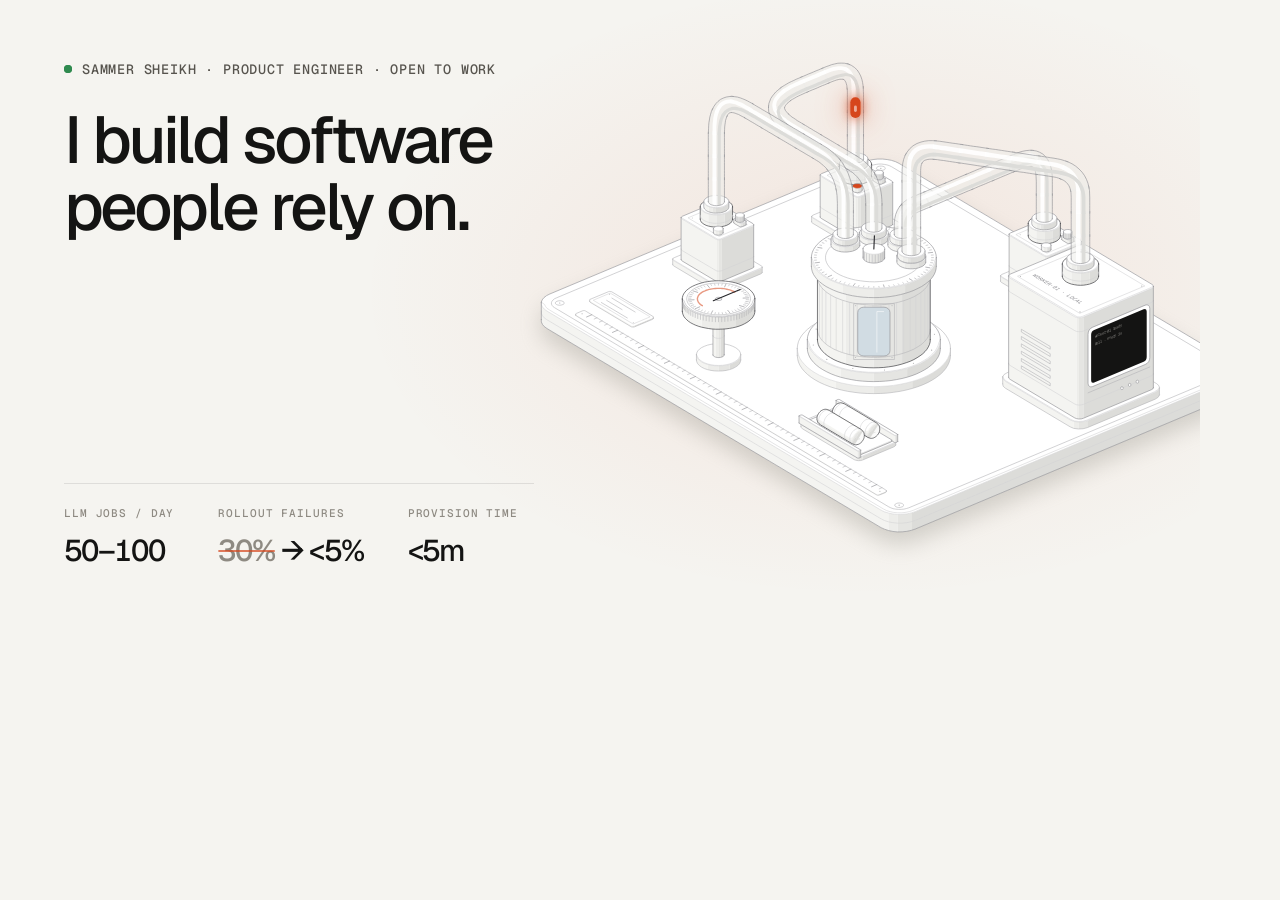
<file: og/index.html>
<!doctype html>
<html lang="en">
<head>
<meta charset="utf-8">
<meta name="viewport" content="width=1200">
<title>OG card</title>
<link rel="preconnect" href="https://fonts.googleapis.com">
<link rel="preconnect" href="https://fonts.gstatic.com" crossorigin>
<link href="https://fonts.googleapis.com/css2?family=Geist:wght@400;500;600&family=Geist+Mono:wght@400;500&display=swap" rel="stylesheet">
<link rel="stylesheet" href="../figures/kit/iso.css">
<link rel="stylesheet" href="../styles.css">
<style>
  html, body { width: 1200px; height: 630px; margin: 0; overflow: hidden; }
  body { background: var(--bg); }
  .og { position: relative; width: 1200px; height: 630px; overflow: hidden; }
  .og::before { content: ""; position: absolute; inset: 0; background: radial-gradient(60% 70% at 72% 46%, color-mix(in oklab, var(--accent) 9%, transparent), transparent 70%); }
  .og-copy { position: absolute; left: 64px; top: 60px; bottom: 56px; width: 470px; display: flex; flex-direction: column; z-index: 2; }
  .og-eyebrow { display: flex; align-items: center; gap: 10px; white-space: nowrap; font: 500 13.5px var(--mono); letter-spacing: 0.06em; text-transform: uppercase; color: var(--ink-2); }
  .og-title { margin-top: 28px; font-size: 66px; line-height: 1.02; letter-spacing: -0.045em; font-weight: 500; color: var(--ink); text-wrap: balance; }
  .og .fx-capsule { filter: drop-shadow(0 0 5px var(--accent)) drop-shadow(0 0 12px color-mix(in oklab, var(--accent) 60%, transparent)); }
  .og-stats { margin-top: auto; display: grid; grid-template-columns: repeat(3, auto); gap: 28px; border-top: 1px solid var(--line); padding-top: 22px; }
  .og-stats dt { font: 500 11px var(--mono); letter-spacing: 0.08em; text-transform: uppercase; color: var(--ink-3); }
  .og-stats dd { margin: 8px 0 0; font-size: 30px; font-weight: 500; letter-spacing: -0.04em; color: var(--ink); white-space: nowrap; font-variant-numeric: tabular-nums; }
  .og-stats .was { color: var(--ink-3); text-decoration: line-through; text-decoration-color: color-mix(in oklab, var(--accent) 70%, transparent); text-decoration-thickness: 2px; }
  .og-fig { position: absolute; right: -70px; top: -18px; width: 760px; z-index: 1; }
  .og-fig .iso-svg { width: 100%; }
  .og-fig .fig-readout { right: 104px; bottom: 34px; font-size: 12.5px; }
</style>
</head>
<body>
<div class="og">
  <div class="og-copy">
    <p class="og-eyebrow"><span class="live-dot"></span>Sammer Sheikh · Product engineer · Open to work</p>
    <h1 class="og-title">I build software people rely&nbsp;on.</h1>
    <dl class="og-stats">
      <div><dt>LLM jobs / day</dt><dd>50–100</dd></div>
      <div><dt>Rollout failures</dt><dd><span class="was">30%</span> → &lt;5%</dd></div>
      <div><dt>Provision time</dt><dd>&lt;5m</dd></div>
    </dl>
  </div>
  <div class="iso og-fig" data-theme="dark"><!--fig:hero--><svg xmlns="http://www.w3.org/2000/svg" class="iso-svg" viewBox="0 0 640 560" role="img" aria-label="A pneumatic-tube exchange on a bench. Three department stations send capsules up glass tubes into a turret. The turret's pointer swings to the port it is serving, sends each capsule on to a local worker cabinet whose screen runs Claude, and routes the result back to the station that asked. A dial counts jobs against a normal day of 50 to 100."><path class="iso-halo" d="M26.4 277L27.1 275L28.6 273.2L30.8 271.5L33.6 270.1L298.8 158.8L302.1 157.7L305.8 156.9L309.7 156.5L313.7 156.5L317.6 156.8L321.3 157.6L324.6 158.7L327.5 160.1L608.9 327.8L611.2 329.4L612.7 331.2L613.6 333.2L613.6 335.2L613.6 349.9L612.9 351.8L611.4 353.7L609.2 355.4L606.4 356.8L341.2 468.1L337.9 469.2L334.2 470L330.3 470.4L326.3 470.4L322.4 470L318.7 469.3L315.4 468.2L312.5 466.8L31.1 299.1L28.8 297.5L27.3 295.6L26.4 293.7L26.4 291.7Z"/><g class="iso-solid"><path class="iso-fill" d="M297.9 191L298.1 189.7L299 188.5L300.3 187.3L302.2 186.3L304.4 185.6L306.9 185.1L309.5 185L312.1 185.1L314.7 185.5L317 186.2L318.9 187.1L320.4 188.2L321.3 189.4L321.7 190.8L321.7 193.1L321.4 194.4L320.6 195.7L319.3 196.8L317.4 197.8L315.2 198.5L312.7 199L310.1 199.2L307.4 199.1L304.9 198.7L302.6 198L300.7 197.1L299.2 196L298.3 194.7L297.9 193.4Z"/><path class="iso-shade" data-shade="0" d="M317.4 197.8L315.2 198.5L315.2 196.2L317.4 195.4ZM321.7 193.1L321.4 194.4L321.4 192.1L321.7 190.8ZM321.4 194.4L320.6 195.7L320.6 193.3L321.4 192.1ZM320.6 195.7L319.3 196.8L319.3 194.5L320.6 193.3ZM319.3 196.8L317.4 197.8L317.4 195.4L319.3 194.5Z"/><path class="iso-shade" data-shade="1" d="M315.2 198.5L312.7 199L312.7 196.7L315.2 196.2ZM312.7 199L310.1 199.2L310.1 196.8L312.7 196.7Z"/><path class="iso-shade" data-shade="2" d="M310.1 199.2L307.4 199.1L307.4 196.7L310.1 196.8ZM307.4 199.1L304.9 198.7L304.9 196.3L307.4 196.7Z"/><path class="iso-shade" data-shade="3" d="M304.9 198.7L302.6 198L302.6 195.6L304.9 196.3ZM302.6 198L300.7 197.1L300.7 194.7L302.6 195.6ZM300.7 197.1L299.2 196L299.2 193.6L300.7 194.7ZM299.2 196L298.3 194.7L298.3 192.4L299.2 193.6ZM298.3 194.7L297.9 193.4L297.9 191L298.3 192.4Z"/><path class="iso-top" d="M317.4 195.4L315.2 196.2L312.7 196.7L310.1 196.8L307.4 196.7L304.9 196.3L302.6 195.6L300.7 194.7L299.2 193.6L298.3 192.4L297.9 191L298.1 189.7L299 188.5L300.3 187.3L302.2 186.3L304.4 185.6L306.9 185.1L309.5 185L312.1 185.1L314.7 185.5L317 186.2L318.9 187.1L320.4 188.2L321.3 189.4L321.7 190.8L321.4 192.1L320.6 193.3L319.3 194.5Z"/><path class="iso-line iso-crease" data-tone="faint" d="M321.7 190.8L321.4 192.1L320.6 193.3L319.3 194.5L317.4 195.4L315.2 196.2L312.7 196.7L310.1 196.8L307.4 196.7L304.9 196.3L302.6 195.6L300.7 194.7L299.2 193.6L298.3 192.4L297.9 191"/><path class="iso-line iso-edge" data-tone="lo" d="M297.9 191L298.1 189.7L299 188.5L300.3 187.3L302.2 186.3L304.4 185.6L306.9 185.1L309.5 185L312.1 185.1L314.7 185.5L317 186.2L318.9 187.1L320.4 188.2L321.3 189.4L321.7 190.8M321.7 193.1L321.4 194.4L320.6 195.7L319.3 196.8L317.4 197.8L315.2 198.5L312.7 199L310.1 199.2L307.4 199.1L304.9 198.7L302.6 198L300.7 197.1L299.2 196L298.3 194.7L297.9 193.4M297.9 191L297.9 193.4M321.7 190.8L321.7 193.1"/></g><g class="iso-solid"><path class="iso-fill" d="M300.6 186L300.8 185L301.4 184L302.5 183.1L303.9 182.4L305.6 181.8L307.5 181.5L309.6 181.3L311.6 181.4L313.6 181.7L315.3 182.3L316.8 183L317.9 183.8L318.7 184.8L319 185.8L319 190.8L318.8 191.8L318.1 192.8L317.1 193.7L315.7 194.4L314 195L312.1 195.3L310 195.5L308 195.4L306 195.1L304.3 194.6L302.8 193.8L301.6 193L300.9 192L300.6 191Z"/><path class="iso-shade" data-shade="0" d="M315.7 194.4L314 195L314 190L315.7 189.4ZM319 190.8L318.8 191.8L318.8 186.8L319 185.8ZM318.8 191.8L318.1 192.8L318.1 187.8L318.8 186.8ZM318.1 192.8L317.1 193.7L317.1 188.7L318.1 187.8ZM317.1 193.7L315.7 194.4L315.7 189.4L317.1 188.7Z"/><path class="iso-shade" data-shade="1" d="M314 195L312.1 195.3L312.1 190.3L314 190ZM312.1 195.3L310 195.5L310 190.5L312.1 190.3Z"/><path class="iso-shade" data-shade="2" d="M310 195.5L308 195.4L308 190.4L310 190.5ZM308 195.4L306 195.1L306 190.1L308 190.4Z"/><path class="iso-shade" data-shade="3" d="M306 195.1L304.3 194.6L304.3 189.6L306 190.1ZM304.3 194.6L302.8 193.8L302.8 188.8L304.3 189.6ZM302.8 193.8L301.6 193L301.6 188L302.8 188.8ZM301.6 193L300.9 192L300.9 187L301.6 188ZM300.9 192L300.6 191L300.6 186L300.9 187Z"/><path class="iso-top" d="M315.7 189.4L314 190L312.1 190.3L310 190.5L308 190.4L306 190.1L304.3 189.6L302.8 188.8L301.6 188L300.9 187L300.6 186L300.8 185L301.4 184L302.5 183.1L303.9 182.4L305.6 181.8L307.5 181.5L309.6 181.3L311.6 181.4L313.6 181.7L315.3 182.3L316.8 183L317.9 183.8L318.7 184.8L319 185.8L318.8 186.8L318.1 187.8L317.1 188.7Z"/><path class="iso-line iso-crease" data-tone="faint" d="M319 185.8L318.8 186.8L318.1 187.8L317.1 188.7L315.7 189.4L314 190L312.1 190.3L310 190.5L308 190.4L306 190.1L304.3 189.6L302.8 188.8L301.6 188L300.9 187L300.6 186"/><path class="iso-line iso-edge" data-tone="mid" d="M300.6 186L300.8 185L301.4 184L302.5 183.1L303.9 182.4L305.6 181.8L307.5 181.5L309.6 181.3L311.6 181.4L313.6 181.7L315.3 182.3L316.8 183L317.9 183.8L318.7 184.8L319 185.8M319 190.8L318.8 191.8L318.1 192.8L317.1 193.7L315.7 194.4L314 195L312.1 195.3L310 195.5L308 195.4L306 195.1L304.3 194.6L302.8 193.8L301.6 193L300.9 192L300.6 191M300.6 186L300.6 191M319 185.8L319 190.8"/></g><g class="iso-solid"><path class="iso-fill" d="M58.7 291.4L59 290.1L59.8 288.8L61.1 287.7L63 286.7L65.2 286L67.7 285.5L70.3 285.3L73 285.4L75.5 285.8L77.8 286.5L79.7 287.4L81.2 288.5L82.1 289.8L82.5 291.1L82.5 293.5L82.2 294.8L81.4 296L80.1 297.2L78.2 298.2L76 298.9L73.5 299.4L70.9 299.5L68.2 299.4L65.7 299L63.4 298.3L61.5 297.4L60 296.3L59.1 295.1L58.7 293.8Z"/><path class="iso-shade" data-shade="0" d="M78.2 298.2L76 298.9L76 296.5L78.2 295.8ZM82.5 293.5L82.2 294.8L82.2 292.4L82.5 291.1ZM82.2 294.8L81.4 296L81.4 293.7L82.2 292.4ZM81.4 296L80.1 297.2L80.1 294.8L81.4 293.7ZM80.1 297.2L78.2 298.2L78.2 295.8L80.1 294.8Z"/><path class="iso-shade" data-shade="1" d="M76 298.9L73.5 299.4L73.5 297L76 296.5ZM73.5 299.4L70.9 299.5L70.9 297.2L73.5 297Z"/><path class="iso-shade" data-shade="2" d="M70.9 299.5L68.2 299.4L68.2 297.1L70.9 297.2ZM68.2 299.4L65.7 299L65.7 296.7L68.2 297.1Z"/><path class="iso-shade" data-shade="3" d="M65.7 299L63.4 298.3L63.4 296L65.7 296.7ZM63.4 298.3L61.5 297.4L61.5 295.1L63.4 296ZM61.5 297.4L60 296.3L60 294L61.5 295.1ZM60 296.3L59.1 295.1L59.1 292.7L60 294ZM59.1 295.1L58.7 293.8L58.7 291.4L59.1 292.7Z"/><path class="iso-top" d="M78.2 295.8L76 296.5L73.5 297L70.9 297.2L68.2 297.1L65.7 296.7L63.4 296L61.5 295.1L60 294L59.1 292.7L58.7 291.4L59 290.1L59.8 288.8L61.1 287.7L63 286.7L65.2 286L67.7 285.5L70.3 285.3L73 285.4L75.5 285.8L77.8 286.5L79.7 287.4L81.2 288.5L82.1 289.8L82.5 291.1L82.2 292.4L81.4 293.7L80.1 294.8Z"/><path class="iso-line iso-crease" data-tone="faint" d="M82.5 291.1L82.2 292.4L81.4 293.7L80.1 294.8L78.2 295.8L76 296.5L73.5 297L70.9 297.2L68.2 297.1L65.7 296.7L63.4 296L61.5 295.1L60 294L59.1 292.7L58.7 291.4"/><path class="iso-line iso-edge" data-tone="lo" d="M58.7 291.4L59 290.1L59.8 288.8L61.1 287.7L63 286.7L65.2 286L67.7 285.5L70.3 285.3L73 285.4L75.5 285.8L77.8 286.5L79.7 287.4L81.2 288.5L82.1 289.8L82.5 291.1M82.5 293.5L82.2 294.8L81.4 296L80.1 297.2L78.2 298.2L76 298.9L73.5 299.4L70.9 299.5L68.2 299.4L65.7 299L63.4 298.3L61.5 297.4L60 296.3L59.1 295.1L58.7 293.8M58.7 291.4L58.7 293.8M82.5 291.1L82.5 293.5"/></g><g class="iso-solid"><path class="iso-fill" d="M61.4 286.4L61.6 285.3L62.2 284.4L63.3 283.5L64.7 282.7L66.4 282.2L68.3 281.8L70.4 281.7L72.4 281.8L74.4 282.1L76.1 282.6L77.6 283.3L78.8 284.2L79.5 285.1L79.8 286.1L79.8 291.1L79.6 292.2L78.9 293.1L77.9 294L76.5 294.8L74.8 295.3L72.9 295.7L70.8 295.8L68.8 295.7L66.8 295.4L65.1 294.9L63.6 294.2L62.4 293.3L61.7 292.4L61.4 291.4Z"/><path class="iso-shade" data-shade="0" d="M76.5 294.8L74.8 295.3L74.8 290.3L76.5 289.8ZM79.8 291.1L79.6 292.2L79.6 287.2L79.8 286.1ZM79.6 292.2L78.9 293.1L78.9 288.1L79.6 287.2ZM78.9 293.1L77.9 294L77.9 289L78.9 288.1ZM77.9 294L76.5 294.8L76.5 289.8L77.9 289Z"/><path class="iso-shade" data-shade="1" d="M74.8 295.3L72.9 295.7L72.9 290.7L74.8 290.3ZM72.9 295.7L70.8 295.8L70.8 290.8L72.9 290.7Z"/><path class="iso-shade" data-shade="2" d="M70.8 295.8L68.8 295.7L68.8 290.7L70.8 290.8ZM68.8 295.7L66.8 295.4L66.8 290.4L68.8 290.7Z"/><path class="iso-shade" data-shade="3" d="M66.8 295.4L65.1 294.9L65.1 289.9L66.8 290.4ZM65.1 294.9L63.6 294.2L63.6 289.2L65.1 289.9ZM63.6 294.2L62.4 293.3L62.4 288.3L63.6 289.2ZM62.4 293.3L61.7 292.4L61.7 287.4L62.4 288.3ZM61.7 292.4L61.4 291.4L61.4 286.4L61.7 287.4Z"/><path class="iso-top" d="M76.5 289.8L74.8 290.3L72.9 290.7L70.8 290.8L68.8 290.7L66.8 290.4L65.1 289.9L63.6 289.2L62.4 288.3L61.7 287.4L61.4 286.4L61.6 285.3L62.2 284.4L63.3 283.5L64.7 282.7L66.4 282.2L68.3 281.8L70.4 281.7L72.4 281.8L74.4 282.1L76.1 282.6L77.6 283.3L78.8 284.2L79.5 285.1L79.8 286.1L79.6 287.2L78.9 288.1L77.9 289Z"/><path class="iso-line iso-crease" data-tone="faint" d="M79.8 286.1L79.6 287.2L78.9 288.1L77.9 289L76.5 289.8L74.8 290.3L72.9 290.7L70.8 290.8L68.8 290.7L66.8 290.4L65.1 289.9L63.6 289.2L62.4 288.3L61.7 287.4L61.4 286.4"/><path class="iso-line iso-edge" data-tone="mid" d="M61.4 286.4L61.6 285.3L62.2 284.4L63.3 283.5L64.7 282.7L66.4 282.2L68.3 281.8L70.4 281.7L72.4 281.8L74.4 282.1L76.1 282.6L77.6 283.3L78.8 284.2L79.5 285.1L79.8 286.1M79.8 291.1L79.6 292.2L78.9 293.1L77.9 294L76.5 294.8L74.8 295.3L72.9 295.7L70.8 295.8L68.8 295.7L66.8 295.4L65.1 294.9L63.6 294.2L62.4 293.3L61.7 292.4L61.4 291.4M61.4 286.4L61.4 291.4M79.8 286.1L79.8 291.1"/></g><g class="iso-solid"><path class="iso-fill" d="M557.5 345.7L557.8 344.4L558.6 343.2L559.9 342L561.8 341L564 340.3L566.5 339.8L569.1 339.7L571.8 339.8L574.3 340.2L576.6 340.9L578.5 341.8L580 342.9L580.9 344.1L581.3 345.4L581.3 347.8L581 349.1L580.2 350.4L578.9 351.5L577 352.5L574.8 353.2L572.3 353.7L569.7 353.9L567 353.8L564.5 353.4L562.2 352.7L560.3 351.8L558.8 350.7L557.9 349.4L557.5 348.1Z"/><path class="iso-shade" data-shade="0" d="M577 352.5L574.8 353.2L574.8 350.9L577 350.1ZM581.3 347.8L581 349.1L581 346.8L581.3 345.4ZM581 349.1L580.2 350.4L580.2 348L581 346.8ZM580.2 350.4L578.9 351.5L578.9 349.2L580.2 348ZM578.9 351.5L577 352.5L577 350.1L578.9 349.2Z"/><path class="iso-shade" data-shade="1" d="M574.8 353.2L572.3 353.7L572.3 351.4L574.8 350.9ZM572.3 353.7L569.7 353.9L569.7 351.5L572.3 351.4Z"/><path class="iso-shade" data-shade="2" d="M569.7 353.9L567 353.8L567 351.4L569.7 351.5ZM567 353.8L564.5 353.4L564.5 351L567 351.4Z"/><path class="iso-shade" data-shade="3" d="M564.5 353.4L562.2 352.7L562.2 350.3L564.5 351ZM562.2 352.7L560.3 351.8L560.3 349.4L562.2 350.3ZM560.3 351.8L558.8 350.7L558.8 348.3L560.3 349.4ZM558.8 350.7L557.9 349.4L557.9 347.1L558.8 348.3ZM557.9 349.4L557.5 348.1L557.5 345.7L557.9 347.1Z"/><path class="iso-top" d="M577 350.1L574.8 350.9L572.3 351.4L569.7 351.5L567 351.4L564.5 351L562.2 350.3L560.3 349.4L558.8 348.3L557.9 347.1L557.5 345.7L557.8 344.4L558.6 343.2L559.9 342L561.8 341L564 340.3L566.5 339.8L569.1 339.7L571.8 339.8L574.3 340.2L576.6 340.9L578.5 341.8L580 342.9L580.9 344.1L581.3 345.4L581 346.8L580.2 348L578.9 349.2Z"/><path class="iso-line iso-crease" data-tone="faint" d="M581.3 345.4L581 346.8L580.2 348L578.9 349.2L577 350.1L574.8 350.9L572.3 351.4L569.7 351.5L567 351.4L564.5 351L562.2 350.3L560.3 349.4L558.8 348.3L557.9 347.1L557.5 345.7"/><path class="iso-line iso-edge" data-tone="lo" d="M557.5 345.7L557.8 344.4L558.6 343.2L559.9 342L561.8 341L564 340.3L566.5 339.8L569.1 339.7L571.8 339.8L574.3 340.2L576.6 340.9L578.5 341.8L580 342.9L580.9 344.1L581.3 345.4M581.3 347.8L581 349.1L580.2 350.4L578.9 351.5L577 352.5L574.8 353.2L572.3 353.7L569.7 353.9L567 353.8L564.5 353.4L562.2 352.7L560.3 351.8L558.8 350.7L557.9 349.4L557.5 348.1M557.5 345.7L557.5 348.1M581.3 345.4L581.3 347.8"/></g><g class="iso-solid"><path class="iso-fill" d="M560.2 340.7L560.4 339.7L561.1 338.7L562.1 337.8L563.5 337.1L565.2 336.5L567.1 336.2L569.2 336L571.2 336.1L573.2 336.4L574.9 336.9L576.4 337.7L577.6 338.5L578.3 339.5L578.6 340.5L578.6 345.5L578.4 346.5L577.8 347.5L576.7 348.4L575.3 349.1L573.6 349.7L571.7 350L569.6 350.2L567.6 350.1L565.6 349.8L563.9 349.2L562.4 348.5L561.2 347.7L560.5 346.7L560.2 345.7Z"/><path class="iso-shade" data-shade="0" d="M575.3 349.1L573.6 349.7L573.6 344.7L575.3 344.1ZM578.6 345.5L578.4 346.5L578.4 341.5L578.6 340.5ZM578.4 346.5L577.8 347.5L577.8 342.5L578.4 341.5ZM577.8 347.5L576.7 348.4L576.7 343.4L577.8 342.5ZM576.7 348.4L575.3 349.1L575.3 344.1L576.7 343.4Z"/><path class="iso-shade" data-shade="1" d="M573.6 349.7L571.7 350L571.7 345L573.6 344.7ZM571.7 350L569.6 350.2L569.6 345.2L571.7 345Z"/><path class="iso-shade" data-shade="2" d="M569.6 350.2L567.6 350.1L567.6 345.1L569.6 345.2ZM567.6 350.1L565.6 349.8L565.6 344.8L567.6 345.1Z"/><path class="iso-shade" data-shade="3" d="M565.6 349.8L563.9 349.2L563.9 344.3L565.6 344.8ZM563.9 349.2L562.4 348.5L562.4 343.5L563.9 344.3ZM562.4 348.5L561.2 347.7L561.2 342.7L562.4 343.5ZM561.2 347.7L560.5 346.7L560.5 341.7L561.2 342.7ZM560.5 346.7L560.2 345.7L560.2 340.7L560.5 341.7Z"/><path class="iso-top" d="M575.3 344.1L573.6 344.7L571.7 345L569.6 345.2L567.6 345.1L565.6 344.8L563.9 344.3L562.4 343.5L561.2 342.7L560.5 341.7L560.2 340.7L560.4 339.7L561.1 338.7L562.1 337.8L563.5 337.1L565.2 336.5L567.1 336.2L569.2 336L571.2 336.1L573.2 336.4L574.9 336.9L576.4 337.7L577.6 338.5L578.3 339.5L578.6 340.5L578.4 341.5L577.8 342.5L576.7 343.4Z"/><path class="iso-line iso-crease" data-tone="faint" d="M578.6 340.5L578.4 341.5L577.8 342.5L576.7 343.4L575.3 344.1L573.6 344.7L571.7 345L569.6 345.2L567.6 345.1L565.6 344.8L563.9 344.3L562.4 343.5L561.2 342.7L560.5 341.7L560.2 340.7"/><path class="iso-line iso-edge" data-tone="mid" d="M560.2 340.7L560.4 339.7L561.1 338.7L562.1 337.8L563.5 337.1L565.2 336.5L567.1 336.2L569.2 336L571.2 336.1L573.2 336.4L574.9 336.9L576.4 337.7L577.6 338.5L578.3 339.5L578.6 340.5M578.6 345.5L578.4 346.5L577.8 347.5L576.7 348.4L575.3 349.1L573.6 349.7L571.7 350L569.6 350.2L567.6 350.1L565.6 349.8L563.9 349.2L562.4 348.5L561.2 347.7L560.5 346.7L560.2 345.7M560.2 340.7L560.2 345.7M578.6 340.5L578.6 345.5"/></g><g class="iso-solid"><path class="iso-fill" d="M318.3 446.1L318.6 444.8L319.4 443.5L320.7 442.4L322.6 441.4L324.8 440.7L327.3 440.2L329.9 440L332.6 440.1L335.1 440.5L337.4 441.2L339.3 442.1L340.8 443.2L341.7 444.5L342.1 445.8L342.1 448.2L341.9 449.5L341 450.7L339.7 451.9L337.8 452.9L335.6 453.6L333.1 454.1L330.5 454.2L327.9 454.1L325.3 453.7L323 453L321.1 452.1L319.6 451L318.7 449.8L318.3 448.4Z"/><path class="iso-shade" data-shade="0" d="M337.8 452.9L335.6 453.6L335.6 451.2L337.8 450.5ZM342.1 448.2L341.9 449.5L341.9 447.1L342.1 445.8ZM341.9 449.5L341 450.7L341 448.4L341.9 447.1ZM341 450.7L339.7 451.9L339.7 449.5L341 448.4ZM339.7 451.9L337.8 452.9L337.8 450.5L339.7 449.5Z"/><path class="iso-shade" data-shade="1" d="M335.6 453.6L333.1 454.1L333.1 451.7L335.6 451.2ZM333.1 454.1L330.5 454.2L330.5 451.9L333.1 451.7Z"/><path class="iso-shade" data-shade="2" d="M330.5 454.2L327.9 454.1L327.9 451.8L330.5 451.9ZM327.9 454.1L325.3 453.7L325.3 451.4L327.9 451.8Z"/><path class="iso-shade" data-shade="3" d="M325.3 453.7L323 453L323 450.7L325.3 451.4ZM323 453L321.1 452.1L321.1 449.8L323 450.7ZM321.1 452.1L319.6 451L319.6 448.7L321.1 449.8ZM319.6 451L318.7 449.8L318.7 447.4L319.6 448.7ZM318.7 449.8L318.3 448.4L318.3 446.1L318.7 447.4Z"/><path class="iso-top" d="M337.8 450.5L335.6 451.2L333.1 451.7L330.5 451.9L327.9 451.8L325.3 451.4L323 450.7L321.1 449.8L319.6 448.7L318.7 447.4L318.3 446.1L318.6 444.8L319.4 443.5L320.7 442.4L322.6 441.4L324.8 440.7L327.3 440.2L329.9 440L332.6 440.1L335.1 440.5L337.4 441.2L339.3 442.1L340.8 443.2L341.7 444.5L342.1 445.8L341.9 447.1L341 448.4L339.7 449.5Z"/><path class="iso-line iso-crease" data-tone="faint" d="M342.1 445.8L341.9 447.1L341 448.4L339.7 449.5L337.8 450.5L335.6 451.2L333.1 451.7L330.5 451.9L327.9 451.8L325.3 451.4L323 450.7L321.1 449.8L319.6 448.7L318.7 447.4L318.3 446.1"/><path class="iso-line iso-edge" data-tone="lo" d="M318.3 446.1L318.6 444.8L319.4 443.5L320.7 442.4L322.6 441.4L324.8 440.7L327.3 440.2L329.9 440L332.6 440.1L335.1 440.5L337.4 441.2L339.3 442.1L340.8 443.2L341.7 444.5L342.1 445.8M342.1 448.2L341.9 449.5L341 450.7L339.7 451.9L337.8 452.9L335.6 453.6L333.1 454.1L330.5 454.2L327.9 454.1L325.3 453.7L323 453L321.1 452.1L319.6 451L318.7 449.8L318.3 448.4M318.3 446.1L318.3 448.4M342.1 445.8L342.1 448.2"/></g><g class="iso-solid"><path class="iso-fill" d="M321 441.1L321.2 440L321.9 439.1L322.9 438.2L324.3 437.4L326 436.9L327.9 436.5L330 436.4L332 436.5L334 436.8L335.7 437.3L337.2 438L338.4 438.9L339.1 439.8L339.4 440.8L339.4 445.8L339.2 446.9L338.6 447.8L337.5 448.7L336.1 449.5L334.4 450L332.5 450.4L330.4 450.5L328.4 450.4L326.4 450.1L324.7 449.6L323.2 448.9L322.1 448L321.3 447.1L321 446.1Z"/><path class="iso-shade" data-shade="0" d="M336.1 449.5L334.4 450L334.4 445L336.1 444.5ZM339.4 445.8L339.2 446.9L339.2 441.9L339.4 440.8ZM339.2 446.9L338.6 447.8L338.6 442.8L339.2 441.9ZM338.6 447.8L337.5 448.7L337.5 443.7L338.6 442.8ZM337.5 448.7L336.1 449.5L336.1 444.5L337.5 443.7Z"/><path class="iso-shade" data-shade="1" d="M334.4 450L332.5 450.4L332.5 445.4L334.4 445ZM332.5 450.4L330.4 450.5L330.4 445.5L332.5 445.4Z"/><path class="iso-shade" data-shade="2" d="M330.4 450.5L328.4 450.4L328.4 445.4L330.4 445.5ZM328.4 450.4L326.4 450.1L326.4 445.1L328.4 445.4Z"/><path class="iso-shade" data-shade="3" d="M326.4 450.1L324.7 449.6L324.7 444.6L326.4 445.1ZM324.7 449.6L323.2 448.9L323.2 443.9L324.7 444.6ZM323.2 448.9L322.1 448L322.1 443L323.2 443.9ZM322.1 448L321.3 447.1L321.3 442.1L322.1 443ZM321.3 447.1L321 446.1L321 441.1L321.3 442.1Z"/><path class="iso-top" d="M336.1 444.5L334.4 445L332.5 445.4L330.4 445.5L328.4 445.4L326.4 445.1L324.7 444.6L323.2 443.9L322.1 443L321.3 442.1L321 441.1L321.2 440L321.9 439.1L322.9 438.2L324.3 437.4L326 436.9L327.9 436.5L330 436.4L332 436.5L334 436.8L335.7 437.3L337.2 438L338.4 438.9L339.1 439.8L339.4 440.8L339.2 441.9L338.6 442.8L337.5 443.7Z"/><path class="iso-line iso-crease" data-tone="faint" d="M339.4 440.8L339.2 441.9L338.6 442.8L337.5 443.7L336.1 444.5L334.4 445L332.5 445.4L330.4 445.5L328.4 445.4L326.4 445.1L324.7 444.6L323.2 443.9L322.1 443L321.3 442.1L321 441.1"/><path class="iso-line iso-edge" data-tone="mid" d="M321 441.1L321.2 440L321.9 439.1L322.9 438.2L324.3 437.4L326 436.9L327.9 436.5L330 436.4L332 436.5L334 436.8L335.7 437.3L337.2 438L338.4 438.9L339.1 439.8L339.4 440.8M339.4 445.8L339.2 446.9L338.6 447.8L337.5 448.7L336.1 449.5L334.4 450L332.5 450.4L330.4 450.5L328.4 450.4L326.4 450.1L324.7 449.6L323.2 448.9L322.1 448L321.3 447.1L321 446.1M321 441.1L321 446.1M339.4 440.8L339.4 445.8"/></g><g class="iso-solid"><path class="iso-fill" d="M26.4 269.6L27.1 267.7L28.6 265.8L30.8 264.1L33.6 262.7L298.8 151.5L302.1 150.3L305.8 149.5L309.7 149.1L313.7 149.1L317.6 149.5L321.3 150.2L324.6 151.3L327.5 152.7L608.9 320.4L611.2 322.1L612.7 323.9L613.6 325.8L613.6 327.8L613.6 342.5L612.9 344.5L611.4 346.3L609.2 348L606.4 349.4L341.2 460.7L337.9 461.8L334.2 462.6L330.3 463L326.3 463.1L322.4 462.7L318.7 461.9L315.4 460.8L312.5 459.5L31.1 291.8L28.8 290.1L27.3 288.3L26.4 286.3L26.4 284.3Z"/><path class="iso-shade" data-shade="0" d="M613.6 342.5L612.9 344.5L612.9 329.8L613.6 327.8ZM612.9 344.5L611.4 346.3L611.4 331.6L612.9 329.8ZM611.4 346.3L609.2 348L609.2 333.3L611.4 331.6ZM609.2 348L606.4 349.4L606.4 334.7L609.2 333.3ZM606.4 349.4L341.2 460.7L341.2 446L606.4 334.7ZM341.2 460.7L337.9 461.8L337.9 447.1L341.2 446Z"/><path class="iso-shade" data-shade="1" d="M337.9 461.8L334.2 462.6L334.2 447.9L337.9 447.1ZM334.2 462.6L330.3 463L330.3 448.3L334.2 447.9ZM330.3 463L326.3 463.1L326.3 448.4L330.3 448.3Z"/><path class="iso-shade" data-shade="2" d="M326.3 463.1L322.4 462.7L322.4 448L326.3 448.4ZM322.4 462.7L318.7 461.9L318.7 447.2L322.4 448Z"/><path class="iso-shade" data-shade="3" d="M318.7 461.9L315.4 460.8L315.4 446.2L318.7 447.2ZM315.4 460.8L312.5 459.5L312.5 444.8L315.4 446.2ZM312.5 459.5L31.1 291.8L31.1 277.1L312.5 444.8ZM31.1 291.8L28.8 290.1L28.8 275.4L31.1 277.1ZM28.8 290.1L27.3 288.3L27.3 273.6L28.8 275.4ZM27.3 288.3L26.4 286.3L26.4 271.6L27.3 273.6ZM26.4 286.3L26.4 284.3L26.4 269.6L26.4 271.6Z"/><path class="iso-top" d="M608.9 320.4L611.2 322.1L612.7 323.9L613.6 325.8L613.6 327.8L612.9 329.8L611.4 331.6L609.2 333.3L606.4 334.7L341.2 446L337.9 447.1L334.2 447.9L330.3 448.3L326.3 448.4L322.4 448L318.7 447.2L315.4 446.2L312.5 444.8L31.1 277.1L28.8 275.4L27.3 273.6L26.4 271.6L26.4 269.6L27.1 267.7L28.6 265.8L30.8 264.1L33.6 262.7L298.8 151.5L302.1 150.3L305.8 149.5L309.7 149.1L313.7 149.1L317.6 149.5L321.3 150.2L324.6 151.3L327.5 152.7Z"/><path class="iso-line iso-crease" data-tone="faint" d="M613.6 327.8L612.9 329.8L611.4 331.6L609.2 333.3L606.4 334.7L341.2 446L337.9 447.1L334.2 447.9L330.3 448.3L326.3 448.4L322.4 448L318.7 447.2L315.4 446.2L312.5 444.8L31.1 277.1L28.8 275.4L27.3 273.6L26.4 271.6L26.4 269.6"/><path class="iso-line iso-bevel" data-tone="faint" d="M613.6 327.8L610.3 329.4L609 331L607.1 332.5L604.6 333.8L339.6 444.9L336.6 445.9L333.4 446.6L330 447L326.6 447L323.2 446.7L320 446L317.1 445.1L314.5 443.8L33.3 276.2L31.2 274.8L29.9 273.2L29.1 271.5L26.4 269.6"/><path class="iso-line" data-tone="faint" d="M613.6 335.2L612.9 337.1L611.4 339L609.2 340.7L606.4 342.1L341.2 453.4L337.9 454.5L334.2 455.3L330.3 455.7L326.3 455.7L322.4 455.3L318.7 454.6L315.4 453.5L312.5 452.1L31.1 284.4L28.8 282.8L27.3 280.9L26.4 279L26.4 277"/><path class="iso-line iso-edge" data-tone="mid" d="M26.4 269.6L27.1 267.7L28.6 265.8L30.8 264.1L33.6 262.7L298.8 151.5L302.1 150.3L305.8 149.5L309.7 149.1L313.7 149.1L317.6 149.5L321.3 150.2L324.6 151.3L327.5 152.7L608.9 320.4L611.2 322.1L612.7 323.9L613.6 325.8L613.6 327.8M613.6 342.5L612.9 344.5L611.4 346.3L609.2 348L606.4 349.4L341.2 460.7L337.9 461.8L334.2 462.6L330.3 463L326.3 463.1L322.4 462.7L318.7 461.9L315.4 460.8L312.5 459.5L31.1 291.8L28.8 290.1L27.3 288.3L26.4 286.3L26.4 284.3M613.6 327.8L613.6 342.5M26.4 269.6L26.4 284.3"/></g><path class="iso-line" data-tone="lo" d="M602.4 323.1L603.7 324.1L604.6 325.2L605.1 326.3L605.1 327.5L604.7 328.6L603.8 329.7L602.6 330.7L600.9 331.5L335.8 442.8L333.8 443.4L331.7 443.9L329.4 444.1L327.1 444.1L324.8 443.9L322.6 443.5L320.7 442.8L319 442L37.6 274.3L36.3 273.4L35.4 272.3L34.9 271.2L34.9 270L35.3 268.9L36.2 267.8L37.4 266.8L39.1 266L304.2 154.7L306.2 154L308.3 153.6L310.6 153.3L312.9 153.3L315.2 153.6L317.4 154L319.3 154.6L321 155.4Z"/><path class="iso-line" data-tone="lo" d="M314.7 158.3L313.4 158.6L312 158.7L310.6 158.5L309.4 158.1L308.7 157.4L308.6 156.7L309 156L309.9 155.4L311.2 155.1L312.6 155L314 155.2L315.2 155.7L315.9 156.3L316 157L315.6 157.7ZM600.5 328.6L599.2 328.9L597.8 329L596.4 328.8L595.2 328.4L594.5 327.7L594.4 327L594.8 326.3L595.7 325.7L597 325.4L598.4 325.3L599.8 325.5L601 326L601.7 326.6L601.8 327.3L601.4 328ZM44.3 271.7L43 272.1L41.6 272.2L40.2 272L39 271.5L38.3 270.9L38.2 270.1L38.6 269.4L39.5 268.9L40.8 268.5L42.2 268.4L43.6 268.6L44.8 269.1L45.5 269.7L45.6 270.5L45.2 271.2ZM330.1 442L328.8 442.4L327.4 442.5L326 442.3L324.8 441.8L324.1 441.2L324 440.4L324.4 439.7L325.3 439.2L326.6 438.8L328 438.7L329.4 438.9L330.6 439.4L331.3 440L331.4 440.8L331 441.5Z"/><g class="iso-dots" data-tone="mid"><circle cx="312.3" cy="156.9" r="0.5"/><circle cx="598.1" cy="327.2" r="0.5"/><circle cx="41.9" cy="270.3" r="0.5"/><circle cx="327.7" cy="440.6" r="0.5"/></g><g class="iso-solid"><path class="iso-fill" d="M55.3 279.9L55.4 279.4L55.9 279.1L61.1 276.9L61.9 276.7L62.8 276.7L63.5 277L316.5 427.8L316.9 428.2L316.9 429.1L316.8 429.5L316.3 429.9L311.1 432L310.3 432.2L309.5 432.2L308.7 431.9L55.7 281.1L55.3 280.7Z"/><path class="iso-shade" data-shade="0" d="M316.9 429.1L316.8 429.5L316.8 428.6L316.9 428.2ZM316.8 429.5L316.3 429.9L316.3 429L316.8 428.6ZM316.3 429.9L311.1 432L311.1 431.2L316.3 429Z"/><path class="iso-shade" data-shade="1" d="M311.1 432L310.3 432.2L310.3 431.4L311.1 431.2Z"/><path class="iso-shade" data-shade="2" d="M310.3 432.2L309.5 432.2L309.5 431.3L310.3 431.4Z"/><path class="iso-shade" data-shade="3" d="M309.5 432.2L308.7 431.9L308.7 431.1L309.5 431.3ZM308.7 431.9L55.7 281.1L55.7 280.3L308.7 431.1ZM55.7 281.1L55.3 280.7L55.3 279.9L55.7 280.3Z"/><path class="iso-top" d="M316.5 427.8L316.9 428.2L316.8 428.6L316.3 429L311.1 431.2L310.3 431.4L309.5 431.3L308.7 431.1L55.7 280.3L55.3 279.9L55.4 279.4L55.9 279.1L61.1 276.9L61.9 276.7L62.8 276.7L63.5 277Z"/><path class="iso-line iso-edge" data-tone="lo" d="M55.3 279.9L55.4 279.4L55.9 279.1L61.1 276.9L61.9 276.7L62.8 276.7L63.5 277L316.5 427.8L316.9 428.2M316.9 429.1L316.8 429.5L316.3 429.9L311.1 432L310.3 432.2L309.5 432.2L308.7 431.9L55.7 281.1L55.3 280.7M316.9 428.2L316.9 429.1M55.3 279.9L55.3 280.7"/></g><path class="iso-line" data-tone="lo" d="M73.3 282.8L70.9 283.8M77.7 285.4L75.3 286.4M82 288L79.7 289M86.4 290.6L84 291.6M95.1 295.8L92.8 296.8M99.5 298.4L97.1 299.4M103.8 301L101.5 302M108.2 303.6L105.9 304.6M116.9 308.8L114.6 309.8M121.3 311.4L118.9 312.4M125.6 314L123.3 315M130 316.6L127.7 317.6M138.7 321.8L136.4 322.8M143.1 324.4L140.8 325.4M147.5 327L145.1 328M151.8 329.6L149.5 330.6M160.6 334.8L158.2 335.8M164.9 337.4L162.6 338.4M169.3 340L166.9 341M173.6 342.6L171.3 343.6M182.4 347.8L180 348.8M186.7 350.4L184.4 351.4M191.1 353L188.8 354M195.5 355.6L193.1 356.6M204.2 360.8L201.8 361.8M208.5 363.4L206.2 364.4M212.9 366L210.6 367M217.3 368.6L214.9 369.6M226 373.8L223.7 374.8M230.4 376.4L228 377.4M234.7 379L232.4 380M239.1 381.6L236.7 382.6M247.8 386.8L245.5 387.8M252.2 389.4L249.8 390.4M256.5 392L254.2 393M260.9 394.6L258.6 395.6M269.6 399.8L267.3 400.8M274 402.4L271.7 403.4M278.4 405L276 406M282.7 407.6L280.4 408.6M291.4 412.8L289.1 413.8M295.8 415.4L293.5 416.4M300.2 418L297.8 419M304.5 420.6L302.2 421.6M313.3 425.8L310.9 426.8"/><path class="iso-line" data-tone="mid" d="M68.9 280.2L64.5 282.1M90.7 293.2L86.3 295.1M112.6 306.2L108.1 308.1M134.4 319.2L130 321.1M156.2 332.2L151.8 334.1M178 345.2L173.6 347.1M199.8 358.2L195.4 360.1M221.6 371.2L217.2 373.1M243.5 384.2L239 386.1M265.3 397.2L260.8 399.1M287.1 410.2L282.7 412.1M308.9 423.2L304.5 425.1"/><g class="iso-dots" data-tone="mid"><circle cx="60.7" cy="279.3" r="0.45"/><circle cx="311.5" cy="428.8" r="0.45"/></g><g class="iso-solid"><path class="iso-fill" d="M67.1 267.8L67.3 267.4L67.8 267.1L82.9 260.8L83.6 260.6L84.4 260.6L85.1 260.7L85.7 260.9L120.2 281.5L120.6 281.8L120.7 282.2L120.7 283.4L120.5 283.8L120 284.1L104.9 290.4L104.2 290.6L103.4 290.6L102.6 290.5L102 290.3L67.5 269.7L67.2 269.4L67.1 269Z"/><path class="iso-shade" data-shade="0" d="M120.7 283.4L120.5 283.8L120.5 282.6L120.7 282.2ZM120.5 283.8L120 284.1L120 282.9L120.5 282.6ZM120 284.1L104.9 290.4L104.9 289.2L120 282.9Z"/><path class="iso-shade" data-shade="1" d="M104.9 290.4L104.2 290.6L104.2 289.4L104.9 289.2ZM104.2 290.6L103.4 290.6L103.4 289.5L104.2 289.4Z"/><path class="iso-shade" data-shade="2" d="M103.4 290.6L102.6 290.5L102.6 289.4L103.4 289.5Z"/><path class="iso-shade" data-shade="3" d="M102.6 290.5L102 290.3L102 289.1L102.6 289.4ZM102 290.3L67.5 269.7L67.5 268.6L102 289.1ZM67.5 269.7L67.2 269.4L67.2 268.2L67.5 268.6ZM67.2 269.4L67.1 269L67.1 267.8L67.2 268.2Z"/><path class="iso-top" d="M120.2 281.5L120.6 281.8L120.7 282.2L120.5 282.6L120 282.9L104.9 289.2L104.2 289.4L103.4 289.5L102.6 289.4L102 289.1L67.5 268.6L67.2 268.2L67.1 267.8L67.3 267.4L67.8 267.1L82.9 260.8L83.6 260.6L84.4 260.6L85.1 260.7L85.7 260.9Z"/><path class="iso-line iso-edge" data-tone="lo" d="M67.1 267.8L67.3 267.4L67.8 267.1L82.9 260.8L83.6 260.6L84.4 260.6L85.1 260.7L85.7 260.9L120.2 281.5L120.6 281.8L120.7 282.2M120.7 283.4L120.5 283.8L120 284.1L104.9 290.4L104.2 290.6L103.4 290.6L102.6 290.5L102 290.3L67.5 269.7L67.2 269.4L67.1 269M120.7 282.2L120.7 283.4M67.1 267.8L67.1 269"/></g><path class="iso-line" data-tone="faint" d="M117.7 282.1L103.7 288L70.1 268L84.1 262.1Z"/><path class="iso-line" data-tone="lo" data-free="" d="M85.8 266.2L105.4 277.9M81.4 268.1L94.4 275.9M76.9 269.9L98.8 282.9"/><g class="iso-dots" data-tone="mid"><circle cx="83.9" cy="263" r="0.4"/><circle cx="103.8" cy="287" r="0.4"/></g><g class="fx-items"><g class="it" data-name="st.uat.base"><g class="iso-solid"><path class="iso-fill" d="M254 197.5L254.4 196.8L255.2 196.3L289 182.2L290.2 181.8L291.5 181.8L292.8 181.9L293.8 182.4L328.7 203.2L329.4 203.7L329.5 204.4L329.5 208.8L329.1 209.4L328.3 210L294.5 224.1L293.3 224.5L292 224.5L290.8 224.3L289.7 223.9L254.8 203.1L254.2 202.6L254 201.9Z"/><path class="iso-shade" data-shade="0" d="M329.5 208.8L329.1 209.4L329.1 205L329.5 204.4ZM329.1 209.4L328.3 210L328.3 205.6L329.1 205ZM328.3 210L294.5 224.1L294.5 219.7L328.3 205.6Z"/><path class="iso-shade" data-shade="1" d="M294.5 224.1L293.3 224.5L293.3 220L294.5 219.7ZM293.3 224.5L292 224.5L292 220.1L293.3 220Z"/><path class="iso-shade" data-shade="2" d="M292 224.5L290.8 224.3L290.8 219.9L292 220.1Z"/><path class="iso-shade" data-shade="3" d="M290.8 224.3L289.7 223.9L289.7 219.5L290.8 219.9ZM289.7 223.9L254.8 203.1L254.8 198.7L289.7 219.5ZM254.8 203.1L254.2 202.6L254.2 198.1L254.8 198.7ZM254.2 202.6L254 201.9L254 197.5L254.2 198.1Z"/><path class="iso-top" d="M328.7 203.2L329.4 203.7L329.5 204.4L329.1 205L328.3 205.6L294.5 219.7L293.3 220L292 220.1L290.8 219.9L289.7 219.5L254.8 198.7L254.2 198.1L254 197.5L254.4 196.8L255.2 196.3L289 182.2L290.2 181.8L291.5 181.8L292.8 181.9L293.8 182.4Z"/><path class="iso-line iso-crease" data-tone="faint" d="M329.5 204.4L329.1 205L328.3 205.6L294.5 219.7L293.3 220L292 220.1L290.8 219.9L289.7 219.5L254.8 198.7L254.2 198.1L254 197.5"/><path class="iso-line iso-bevel" data-tone="faint" d="M329.5 204.4L328.5 204.9L327.8 205.3L294.1 219.5L293.1 219.7L292.1 219.8L291.1 219.6L290.2 219.3L255.4 198.5L254.8 198L254 197.5"/><path class="iso-line iso-edge" data-tone="lo" d="M254 197.5L254.4 196.8L255.2 196.3L289 182.2L290.2 181.8L291.5 181.8L292.8 181.9L293.8 182.4L328.7 203.2L329.4 203.7L329.5 204.4M329.5 208.8L329.1 209.4L328.3 210L294.5 224.1L293.3 224.5L292 224.5L290.8 224.3L289.7 223.9L254.8 203.1L254.2 202.6L254 201.9M329.5 204.4L329.5 208.8M254 197.5L254 201.9"/></g></g><g class="it" data-name="st.uat.body"><g class="iso-solid"><path class="iso-fill" d="M261.2 162.5L261.6 161.9L262.4 161.4L288.4 150.5L289.6 150.1L290.9 150.1L292.2 150.3L293.2 150.7L321.6 167.6L322.2 168.2L322.3 168.8L322.3 204.1L322 204.7L321.1 205.2L295.1 216.1L294 216.5L292.7 216.5L291.4 216.3L290.4 215.9L262 199L261.4 198.5L261.2 197.8Z"/><path class="iso-shade" data-shade="0" d="M322.3 204.1L322 204.7L322 169.4L322.3 168.8ZM322 204.7L321.1 205.2L321.1 170L322 169.4ZM321.1 205.2L295.1 216.1L295.1 180.9L321.1 170Z"/><path class="iso-shade" data-shade="1" d="M295.1 216.1L294 216.5L294 181.2L295.1 180.9ZM294 216.5L292.7 216.5L292.7 181.3L294 181.2Z"/><path class="iso-shade" data-shade="2" d="M292.7 216.5L291.4 216.3L291.4 181.1L292.7 181.3Z"/><path class="iso-shade" data-shade="3" d="M291.4 216.3L290.4 215.9L290.4 180.7L291.4 181.1ZM290.4 215.9L262 199L262 163.8L290.4 180.7ZM262 199L261.4 198.5L261.4 163.2L262 163.8ZM261.4 198.5L261.2 197.8L261.2 162.5L261.4 163.2Z"/><path class="iso-top" d="M321.6 167.6L322.2 168.2L322.3 168.8L322 169.4L321.1 170L295.1 180.9L294 181.2L292.7 181.3L291.4 181.1L290.4 180.7L262 163.8L261.4 163.2L261.2 162.5L261.6 161.9L262.4 161.4L288.4 150.5L289.6 150.1L290.9 150.1L292.2 150.3L293.2 150.7Z"/><path class="iso-line iso-crease" data-tone="faint" d="M322.3 168.8L322 169.4L321.1 170L295.1 180.9L294 181.2L292.7 181.3L291.4 181.1L290.4 180.7L262 163.8L261.4 163.2L261.2 162.5"/><path class="iso-line iso-bevel" data-tone="faint" d="M322.3 168.8L321.1 169.2L320.4 169.6L294.6 180.5L293.7 180.7L292.7 180.8L291.9 180.6L291.1 180.3L262.8 163.5L262.3 163L261.2 162.5"/><path class="iso-line" data-tone="faint" d="M322.3 195.3L322 195.9L321.1 196.4L295.1 207.3L294 207.6L292.7 207.7L291.4 207.5L290.4 207.1L262 190.2L261.4 189.6L261.2 189"/><path class="iso-line iso-edge" data-tone="mid" d="M261.2 162.5L261.6 161.9L262.4 161.4L288.4 150.5L289.6 150.1L290.9 150.1L292.2 150.3L293.2 150.7L321.6 167.6L322.2 168.2L322.3 168.8M322.3 204.1L322 204.7L321.1 205.2L295.1 216.1L294 216.5L292.7 216.5L291.4 216.3L290.4 215.9L262 199L261.4 198.5L261.2 197.8M322.3 168.8L322.3 204.1M261.2 162.5L261.2 197.8"/></g><path class="iso-line" data-tone="faint" d="M316.6 168.6L293.2 178.4L267 162.8L290.4 153Z"/><g class="iso-dots" data-tone="mid"><circle cx="290.1" cy="154.8" r="0.4"/><circle cx="313" cy="168.4" r="0.4"/><circle cx="270.6" cy="162.9" r="0.4"/><circle cx="293.5" cy="176.6" r="0.4"/></g></g><g class="it" data-name="st.uat.cup"><g class="iso-solid"><path class="iso-fill" d="M277.3 153.5L277.5 152.4L278.1 151.2L279.1 150.1L280.5 149.2L282.2 148.3L284.1 147.7L286.2 147.2L288.5 146.9L290.9 146.7L293.2 146.9L295.5 147.2L297.7 147.7L299.6 148.3L301.3 149.2L302.6 150.1L303.6 151.2L304.3 152.4L304.5 153.5L304.5 163.8L304.3 165L303.6 166.1L302.6 167.2L301.3 168.2L299.6 169L297.7 169.7L295.5 170.2L293.2 170.5L290.9 170.6L288.5 170.5L286.2 170.2L284.1 169.7L282.2 169L280.5 168.2L279.1 167.2L278.1 166.1L277.5 165L277.3 163.8Z"/><path class="iso-shade" data-shade="0" d="M299.6 169L297.7 169.7L297.7 159.4L299.6 158.7ZM304.5 163.8L304.3 165L304.3 154.7L304.5 153.5ZM304.3 165L303.6 166.1L303.6 155.9L304.3 154.7ZM303.6 166.1L302.6 167.2L302.6 156.9L303.6 155.9ZM302.6 167.2L301.3 168.2L301.3 157.9L302.6 156.9ZM301.3 168.2L299.6 169L299.6 158.7L301.3 157.9Z"/><path class="iso-shade" data-shade="1" d="M297.7 169.7L295.5 170.2L295.5 159.9L297.7 159.4ZM295.5 170.2L293.2 170.5L293.2 160.2L295.5 159.9ZM293.2 170.5L290.9 170.6L290.9 160.3L293.2 160.2Z"/><path class="iso-shade" data-shade="2" d="M290.9 170.6L288.5 170.5L288.5 160.2L290.9 160.3ZM288.5 170.5L286.2 170.2L286.2 159.9L288.5 160.2ZM286.2 170.2L284.1 169.7L284.1 159.4L286.2 159.9Z"/><path class="iso-shade" data-shade="3" d="M284.1 169.7L282.2 169L282.2 158.7L284.1 159.4ZM282.2 169L280.5 168.2L280.5 157.9L282.2 158.7ZM280.5 168.2L279.1 167.2L279.1 156.9L280.5 157.9ZM279.1 167.2L278.1 166.1L278.1 155.9L279.1 156.9ZM278.1 166.1L277.5 165L277.5 154.7L278.1 155.9ZM277.5 165L277.3 163.8L277.3 153.5L277.5 154.7Z"/><path class="iso-top" d="M299.6 158.7L297.7 159.4L295.5 159.9L293.2 160.2L290.9 160.3L288.5 160.2L286.2 159.9L284.1 159.4L282.2 158.7L280.5 157.9L279.1 156.9L278.1 155.9L277.5 154.7L277.3 153.5L277.5 152.4L278.1 151.2L279.1 150.1L280.5 149.2L282.2 148.3L284.1 147.7L286.2 147.2L288.5 146.9L290.9 146.7L293.2 146.9L295.5 147.2L297.7 147.7L299.6 148.3L301.3 149.2L302.6 150.1L303.6 151.2L304.3 152.4L304.5 153.5L304.3 154.7L303.6 155.9L302.6 156.9L301.3 157.9Z"/><path class="iso-line iso-crease" data-tone="faint" d="M304.5 153.5L304.3 154.7L303.6 155.9L302.6 156.9L301.3 157.9L299.6 158.7L297.7 159.4L295.5 159.9L293.2 160.2L290.9 160.3L288.5 160.2L286.2 159.9L284.1 159.4L282.2 158.7L280.5 157.9L279.1 156.9L278.1 155.9L277.5 154.7L277.3 153.5"/><path class="iso-line iso-bevel" data-tone="faint" d="M304.5 153.5L303.6 154.7L303 155.7L302.1 156.8L300.8 157.7L299.2 158.5L297.3 159.1L295.3 159.6L293.1 159.9L290.9 160L288.7 159.9L286.5 159.6L284.4 159.1L282.6 158.5L281 157.7L279.7 156.8L278.8 155.7L278.2 154.7L277.3 153.5"/><path class="iso-line iso-edge" data-tone="hi" d="M277.3 153.5L277.5 152.4L278.1 151.2L279.1 150.1L280.5 149.2L282.2 148.3L284.1 147.7L286.2 147.2L288.5 146.9L290.9 146.7L293.2 146.9L295.5 147.2L297.7 147.7L299.6 148.3L301.3 149.2L302.6 150.1L303.6 151.2L304.3 152.4L304.5 153.5M304.5 163.8L304.3 165L303.6 166.1L302.6 167.2L301.3 168.2L299.6 169L297.7 169.7L295.5 170.2L293.2 170.5L290.9 170.6L288.5 170.5L286.2 170.2L284.1 169.7L282.2 169L280.5 168.2L279.1 167.2L278.1 166.1L277.5 165L277.3 163.8M277.3 153.5L277.3 163.8M304.5 153.5L304.5 163.8"/></g><path class="iso-line" data-tone="faint" d="M304.5 160.6L304.3 161.5L304 162.3L303.4 163.2L302.6 164L301.7 164.7L300.5 165.4L299.2 166L297.7 166.5L296.1 166.9L294.4 167.1L292.7 167.3L290.9 167.4L289.1 167.3L287.4 167.1L285.7 166.9L284.1 166.5L282.6 166L281.3 165.4L280.1 164.7L279.1 164L278.3 163.2L277.8 162.3L277.4 161.5L277.3 160.6"/></g><g class="it" data-name="tube.uat.collar0"><g class="iso-solid"><path class="iso-fill" d="M280.4 148.8L280.6 148L281 147.3L281.6 146.7L282.4 146L283.3 145.5L284.4 145L285.6 144.6L286.9 144.2L288.3 144L289.8 143.9L291.3 143.9L292.7 143.9L294.1 144.1L295.5 144.4L296.8 144.8L297.9 145.2L299 145.7L299.8 146.3L300.5 147L301 147.7L301.3 148.4L301.4 149.1L301.4 153.5L301.3 154.3L301 155L300.5 155.7L299.8 156.3L299 156.9L297.9 157.4L296.8 157.9L295.5 158.3L294.1 158.5L292.7 158.7L291.3 158.8L289.8 158.8L288.3 158.6L286.9 158.4L285.6 158.1L284.4 157.7L283.3 157.2L282.4 156.6L281.6 156L281 155.3L280.6 154.6L280.4 153.9Z"/><path class="iso-shade" data-shade="0" d="M301.4 154L301 155L300.2 156L299.1 156.8L297.7 157.6L296 158.1L294.1 158.6L292 158.8L290 158.8L290 154.4L292 154.4L294.1 154.1L296 153.7L297.7 153.2L299.1 152.4L300.2 151.6L301 150.6L301.4 149.6Z"/><path class="iso-shade" data-shade="1" d="M290 158.8L287.9 158.6L287.9 154.2L290 154.4Z"/><path class="iso-shade" data-shade="2" d="M287.9 158.6L286 158.2L284.3 157.6L284.3 153.2L286 153.8L287.9 154.2Z"/><path class="iso-shade" data-shade="3" d="M284.3 157.6L282.8 156.9L281.7 156.1L280.9 155.1L280.9 150.7L281.7 151.7L282.8 152.5L284.3 153.2Z"/><path class="iso-top" d="M280.9 155.1L280.4 154.1L280.4 153.1L280.4 148.7L280.4 149.7L280.9 150.7ZM299 145.7L300.1 146.6L300.9 147.5L301.3 148.6L301.4 149.6L301 150.6L300.2 151.6L299.1 152.4L297.7 153.2L296 153.7L294.1 154.1L292 154.4L290 154.4L287.9 154.2L286 153.8L284.3 153.2L282.8 152.5L281.7 151.7L280.9 150.7L280.4 149.7L280.4 148.7L280.8 147.7L281.6 146.7L282.7 145.8L284.1 145.1L285.8 144.5L287.7 144.1L289.7 143.9L291.8 143.9L293.8 144.1L295.7 144.5L297.5 145L299 145.7L290.9 149.1L290.9 149.1L290.9 149.1L290.9 149.1L290.9 149.1L290.9 149.1L290.9 149.1L290.9 149.1L290.9 149.1L290.9 149.1L290.9 149.1L290.9 149.1L290.9 149.1L290.9 149.1L290.9 149.1L290.9 149.1L290.9 149.1L290.9 149.1L290.9 149.1L290.9 149.1L290.9 149.1L290.9 149.1L290.9 149.1L290.9 149.1L290.9 149.1L290.9 149.1L290.9 149.1L290.9 149.1L290.9 149.1L290.9 149.1L290.9 149.1L290.9 149.1L290.9 149.1Z"/><path class="iso-line iso-crease" data-tone="faint" d="M301.4 149.1L301.3 149.8L301 150.5L300.5 151.2L299.9 151.9L299.1 152.4L298.1 153L297 153.4L295.7 153.8L294.4 154.1L293 154.3L291.6 154.4L290.2 154.4L288.7 154.3L287.4 154.1L286 153.8L284.8 153.4L283.7 153L282.7 152.4L281.9 151.9L281.2 151.2L280.8 150.5L280.5 149.8L280.4 149.1"/><path class="iso-line iso-bevel" data-tone="faint" d="M301.4 149.1L300.8 149.9L300.5 150.6L299.9 151.3L299.2 151.9L298.2 152.5L297.1 153L295.9 153.5L294.5 153.8L293.1 154L291.6 154.1L290.1 154.1L288.7 154L287.2 153.8L285.9 153.5L284.6 153L283.6 152.5L282.6 151.9L281.9 151.3L281.3 150.6L281 149.9L280.4 149.1"/><path class="iso-line iso-edge" data-tone="mid" d="M280.4 148.8L280.6 148L281 147.3L281.6 146.7L282.4 146L283.3 145.5L284.4 145L285.6 144.6L286.9 144.2L288.3 144L289.8 143.9L291.3 143.9L292.7 143.9L294.1 144.1L295.5 144.4L296.8 144.8L297.9 145.2L299 145.7L299.8 146.3L300.5 147L301 147.7L301.3 148.4L301.4 149.1L301.4 153.5L301.3 154.3L301 155L300.5 155.7L299.8 156.3L299 156.9L297.9 157.4L296.8 157.9L295.5 158.3L294.1 158.5L292.7 158.7L291.3 158.8L289.8 158.8L288.3 158.6L286.9 158.4L285.6 158.1L284.4 157.7L283.3 157.2L282.4 156.6L281.6 156L281 155.3L280.6 154.6L280.4 153.9Z"/></g></g><g class="it" data-name="st.uat.lever"><g class="iso-solid"><path class="iso-fill" d="M305.5 163.9L306.1 163.4L308.7 162.3L310 162.1L311.1 162.4L315.5 165L315.9 165.6L315.9 168.5L315.3 169.1L312.7 170.2L311.4 170.4L310.3 170.1L305.9 167.5L305.5 166.9Z"/><path class="iso-shade" data-shade="0" d="M315.9 168.5L315.3 169.1L315.3 166.2L315.9 165.6ZM315.3 169.1L312.7 170.2L312.7 167.3L315.3 166.2Z"/><path class="iso-shade" data-shade="1" d="M312.7 170.2L311.4 170.4L311.4 167.5L312.7 167.3Z"/><path class="iso-shade" data-shade="2" d="M311.4 170.4L310.3 170.1L310.3 167.2L311.4 167.5Z"/><path class="iso-shade" data-shade="3" d="M310.3 170.1L305.9 167.5L305.9 164.6L310.3 167.2ZM305.9 167.5L305.5 166.9L305.5 163.9L305.9 164.6Z"/><path class="iso-top" d="M315.5 165L315.9 165.6L315.3 166.2L312.7 167.3L311.4 167.5L310.3 167.2L305.9 164.6L305.5 163.9L306.1 163.4L308.7 162.3L310 162.1L311.1 162.4Z"/><path class="iso-line iso-crease" data-tone="faint" d="M315.9 165.6L315.3 166.2L312.7 167.3L311.4 167.5L310.3 167.2L305.9 164.6L305.5 163.9"/><path class="iso-line iso-bevel" data-tone="faint" d="M315.9 165.6L314.9 166L312.4 167L311.5 167.2L310.6 167L306.4 164.4L305.5 163.9"/><path class="iso-line iso-edge" data-tone="mid" d="M305.5 163.9L306.1 163.4L308.7 162.3L310 162.1L311.1 162.4L315.5 165L315.9 165.6M315.9 168.5L315.3 169.1L312.7 170.2L311.4 170.4L310.3 170.1L305.9 167.5L305.5 166.9M315.9 165.6L315.9 168.5M305.5 163.9L305.5 166.9"/></g></g><g class="it" data-name="st.uat.knob"><g class="iso-solid"><path class="iso-fill" d="M307 160L307.5 159.4L308.3 158.9L309.4 158.6L310.7 158.5L312 158.6L313.1 158.9L313.9 159.4L314.4 160L314.4 165.1L313.9 165.7L313.1 166.2L312 166.5L310.7 166.6L309.4 166.5L308.3 166.2L307.5 165.7L307 165.1Z"/><path class="iso-shade" data-shade="0" d="M314.4 165.1L313.9 165.7L313.9 161.3L314.4 160.7ZM313.9 165.7L313.1 166.2L313.1 161.8L313.9 161.3Z"/><path class="iso-shade" data-shade="1" d="M313.1 166.2L312 166.5L312 162.1L313.1 161.8ZM312 166.5L310.7 166.6L310.7 162.2L312 162.1Z"/><path class="iso-shade" data-shade="2" d="M310.7 166.6L309.4 166.5L309.4 162.1L310.7 162.2ZM309.4 166.5L308.3 166.2L308.3 161.8L309.4 162.1Z"/><path class="iso-shade" data-shade="3" d="M308.3 166.2L307.5 165.7L307.5 161.3L308.3 161.8ZM307.5 165.7L307 165.1L307 160.7L307.5 161.3Z"/><path class="iso-top" d="M313.1 161.8L312 162.1L310.7 162.2L309.4 162.1L308.3 161.8L307.5 161.3L307 160.7L307 160L307.5 159.4L308.3 158.9L309.4 158.6L310.7 158.5L312 158.6L313.1 158.9L313.9 159.4L314.4 160L314.4 160.7L313.9 161.3Z"/><path class="iso-line iso-crease" data-tone="faint" d="M314.4 160.7L313.9 161.3L313.1 161.8L312 162.1L310.7 162.2L309.4 162.1L308.3 161.8L307.5 161.3L307 160.7"/><path class="iso-line" data-tone="lo" d="M313.1 165.6L313.1 162.4M311.6 166L311.6 162.7M309.9 166L309.9 162.8M308.4 165.7L308.4 162.4M307.4 165L307.4 161.8M314.1 164.9L314.1 161.7"/><path class="iso-line iso-edge" data-tone="mid" d="M307 160.7L307 160L307.5 159.4L308.3 158.9L309.4 158.6L310.7 158.5L312 158.6L313.1 158.9L313.9 159.4L314.4 160L314.4 160.7M314.4 165.1L313.9 165.7L313.1 166.2L312 166.5L310.7 166.6L309.4 166.5L308.3 166.2L307.5 165.7L307 165.1M307 160.7L307 165.1M314.4 160.7L314.4 165.1"/></g></g><g class="it" data-name="tube.uat:0"><g class="fx-glass"><g class="tb"><path class="tb-body" d="M297.7 149.1L297.7 148.8L297.7 146.5L297.7 144.1L297.7 141.8L297.7 139.5L297.7 137.1L297.7 134.8L297.7 132.4L297.7 130.1L297.7 128.4L284.1 128.4L284.1 130.1L284.1 132.4L284.1 134.8L284.1 137.1L284.1 139.5L284.1 141.8L284.1 144.1L284.1 146.5L284.1 148.8L284.1 149.1ZM284.3 149.9L284.8 150.6L285.6 151.2L286.7 151.8L287.9 152.2L289.4 152.4L290.9 152.5L292.4 152.4L293.8 152.2L295.1 151.8L296.2 151.2L297 150.6L297.5 149.9L297.7 149.1L297.5 148.4L297 147.7L296.2 147L295.1 146.5L293.8 146.1L292.4 145.8L290.9 145.7L289.4 145.8L287.9 146.1L286.7 146.5L285.6 147L284.8 147.7L284.3 148.4L284.1 149.1Z"/><path class="tb-shine" d="M290.9 149.1L290.9 148.8L290.9 146.5L290.9 144.1L290.9 141.8L290.9 139.5L290.9 137.1L290.9 134.8L290.9 132.4L290.9 130.1L290.9 127.7L290.9 127.7L287.6 127.7L287.6 127.7L287.6 130.1L287.6 132.4L287.6 134.8L287.6 137.1L287.6 139.5L287.6 141.8L287.6 144.1L287.6 146.5L287.6 148.8L287.6 149.1L287.6 152.1L287.9 152.2L289.4 152.4L290.9 152.5Z"/><path class="tb-shade" d="M294.6 149.1L294.6 148.8L294.6 146.5L294.6 144.1L294.6 141.8L294.6 139.5L294.6 137.1L294.6 134.8L294.6 132.4L294.6 130.1L294.6 127.7L294.6 127.7L291.8 127.7L291.8 127.7L291.8 130.1L291.8 132.4L291.8 134.8L291.8 137.1L291.8 139.5L291.8 141.8L291.8 144.1L291.8 146.5L291.8 148.8L291.8 149.1L291.8 152.5L292.4 152.4L293.8 152.2L294.6 152Z"/><path class="iso-line tb-edge" data-tone="mid" d="M297.7 149.1L297.7 148.8L297.7 146.5L297.7 144.1L297.7 141.8L297.7 139.5L297.7 137.1L297.7 134.8L297.7 132.4L297.7 130.1L297.7 128.4M284.1 149.1L284.1 148.8L284.1 146.5L284.1 144.1L284.1 141.8L284.1 139.5L284.1 137.1L284.1 134.8L284.1 132.4L284.1 130.1L284.1 128.4M297.7 149.1L297.5 149.9L297 150.6L296.2 151.2L295.1 151.8L293.8 152.2L292.4 152.4L290.9 152.5L289.4 152.4L287.9 152.2L286.7 151.8L285.6 151.2L284.8 150.6L284.3 149.9L284.1 149.1"/></g></g></g><g class="it" data-name="st.uat.lamp" data-lamp="uat"><g class="iso-solid"><path class="iso-fill" d="M288.4 172L288.5 171.3L289 170.7L289.9 170.2L291 169.9L292.2 169.8L293.5 169.8L294.6 170.1L295.6 170.5L296.3 171L296.6 171.7L296.6 175.2L296.4 175.8L295.9 176.4L295.1 176.9L294 177.2L292.8 177.4L291.5 177.3L290.3 177.1L289.4 176.6L288.7 176.1L288.4 175.5Z"/><path class="iso-shade" data-shade="0" d="M295.1 176.9L294 177.2L294 173.7L295.1 173.4ZM296.6 175.2L296.4 175.8L296.4 172.3L296.6 171.7ZM296.4 175.8L295.9 176.4L295.9 172.9L296.4 172.3ZM295.9 176.4L295.1 176.9L295.1 173.4L295.9 172.9Z"/><path class="iso-shade" data-shade="1" d="M294 177.2L292.8 177.4L292.8 173.8L294 173.7Z"/><path class="iso-shade" data-shade="2" d="M292.8 177.4L291.5 177.3L291.5 173.8L292.8 173.8ZM291.5 177.3L290.3 177.1L290.3 173.5L291.5 173.8Z"/><path class="iso-shade" data-shade="3" d="M290.3 177.1L289.4 176.6L289.4 173.1L290.3 173.5ZM289.4 176.6L288.7 176.1L288.7 172.6L289.4 173.1ZM288.7 176.1L288.4 175.5L288.4 172L288.7 172.6Z"/><path class="iso-top" d="M295.1 173.4L294 173.7L292.8 173.8L291.5 173.8L290.3 173.5L289.4 173.1L288.7 172.6L288.4 172L288.5 171.3L289 170.7L289.9 170.2L291 169.9L292.2 169.8L293.5 169.8L294.6 170.1L295.6 170.5L296.3 171L296.6 171.7L296.4 172.3L295.9 172.9Z"/><path class="iso-line iso-crease" data-tone="faint" d="M296.6 171.7L296.4 172.3L295.9 172.9L295.1 173.4L294 173.7L292.8 173.8L291.5 173.8L290.3 173.5L289.4 173.1L288.7 172.6L288.4 172"/><path class="iso-line iso-edge" data-tone="mid" d="M288.4 172L288.5 171.3L289 170.7L289.9 170.2L291 169.9L292.2 169.8L293.5 169.8L294.6 170.1L295.6 170.5L296.3 171L296.6 171.7M296.6 175.2L296.4 175.8L295.9 176.4L295.1 176.9L294 177.2L292.8 177.4L291.5 177.3L290.3 177.1L289.4 176.6L288.7 176.1L288.4 175.5M288.4 172L288.4 175.5M296.6 171.7L296.6 175.2"/></g></g><g class="it" data-name="tube.uat:1"><g class="fx-glass"><g class="tb"><path class="tb-body" d="M297.7 129.9L297.7 127.7L297.7 125.4L297.7 123L297.7 120.7L297.7 118.3L297.7 116L297.7 113.6L297.7 111.3L297.7 108.9L297.7 108.4L284.1 108.4L284.1 108.9L284.1 111.3L284.1 113.6L284.1 116L284.1 118.3L284.1 120.7L284.1 123L284.1 125.4L284.1 127.7L284.1 129.9Z"/><path class="tb-shine" d="M290.9 130.6L290.9 130.1L290.9 127.7L290.9 125.4L290.9 123L290.9 120.7L290.9 118.3L290.9 116L290.9 113.6L290.9 111.3L290.9 108.9L290.9 107.7L287.6 107.7L287.6 108.9L287.6 111.3L287.6 113.6L287.6 116L287.6 118.3L287.6 120.7L287.6 123L287.6 125.4L287.6 127.7L287.6 130.1L287.6 130.6Z"/><path class="tb-shade" d="M294.6 130.6L294.6 130.1L294.6 127.7L294.6 125.4L294.6 123L294.6 120.7L294.6 118.3L294.6 116L294.6 113.6L294.6 111.3L294.6 108.9L294.6 107.7L291.8 107.7L291.8 108.9L291.8 111.3L291.8 113.6L291.8 116L291.8 118.3L291.8 120.7L291.8 123L291.8 125.4L291.8 127.7L291.8 130.1L291.8 130.6Z"/><path class="iso-line tb-edge" data-tone="mid" d="M297.7 129.9L297.7 127.7L297.7 125.4L297.7 123L297.7 120.7L297.7 118.3L297.7 116L297.7 113.6L297.7 111.3L297.7 108.9L297.7 108.4M284.1 129.9L284.1 127.7L284.1 125.4L284.1 123L284.1 120.7L284.1 118.3L284.1 116L284.1 113.6L284.1 111.3L284.1 108.9L284.1 108.4"/></g></g></g><g class="it" data-name="tube.uat:2"><g class="fx-glass"><g class="tb"><path class="tb-body" d="M297.7 109.9L297.7 108.9L297.7 106.6L297.7 104.2L297.7 101.9L297.7 99.5L297.7 97.2L297.7 94.8L297.6 92.3L297.5 89.8L297.4 87.9L283.9 89.2L284 90.6L284.1 92.7L284.1 94.9L284.1 97.2L284.1 99.5L284.1 101.9L284.1 104.2L284.1 106.6L284.1 108.9L284.1 109.9Z"/><path class="tb-shine" d="M290.9 110.6L290.9 108.9L290.9 106.6L290.9 104.2L290.9 101.9L290.9 99.5L290.9 97.2L290.9 94.9L290.9 92.5L290.9 90.2L290.9 87.9L290.9 87.8L287.6 88.2L287.6 88.3L287.6 90.4L287.7 92.6L287.6 94.9L287.6 97.2L287.6 99.5L287.6 101.9L287.6 104.2L287.6 106.6L287.6 108.9L287.6 110.6Z"/><path class="tb-shade" d="M294.6 110.6L294.6 108.9L294.6 106.6L294.6 104.2L294.6 101.9L294.6 99.5L294.6 97.2L294.5 94.8L294.4 92.4L294.2 90L293.8 87.6L293.8 87.4L291.1 87.8L291.1 87.9L291.5 90.2L291.7 92.5L291.8 94.8L291.8 97.2L291.8 99.5L291.8 101.9L291.8 104.2L291.8 106.6L291.8 108.9L291.8 110.6Z"/><path class="iso-line tb-edge" data-tone="mid" d="M297.7 109.9L297.7 108.9L297.7 106.6L297.7 104.2L297.7 101.9L297.7 99.5L297.7 97.2L297.7 94.8L297.6 92.3L297.5 89.8L297.4 87.9M284.1 109.9L284.1 108.9L284.1 106.6L284.1 104.2L284.1 101.9L284.1 99.5L284.1 97.2L284.1 94.9L284.1 92.7L284 90.6L283.9 89.2"/></g></g></g><g class="it" data-name="st.ops.base"><g class="iso-solid"><path class="iso-fill" d="M137 233.3L137.3 232.7L138.2 232.2L171.9 218L173.1 217.7L174.4 217.6L175.7 217.8L176.7 218.2L211.6 239L212.3 239.6L212.4 240.2L212.4 244.6L212 245.3L211.2 245.8L177.4 260L176.3 260.3L174.9 260.4L173.7 260.2L172.6 259.8L137.7 239L137.1 238.4L137 237.7Z"/><path class="iso-shade" data-shade="0" d="M212.4 244.6L212 245.3L212 240.9L212.4 240.2ZM212 245.3L211.2 245.8L211.2 241.4L212 240.9ZM211.2 245.8L177.4 260L177.4 255.6L211.2 241.4Z"/><path class="iso-shade" data-shade="1" d="M177.4 260L176.3 260.3L176.3 255.9L177.4 255.6ZM176.3 260.3L174.9 260.4L174.9 256L176.3 255.9Z"/><path class="iso-shade" data-shade="2" d="M174.9 260.4L173.7 260.2L173.7 255.8L174.9 256Z"/><path class="iso-shade" data-shade="3" d="M173.7 260.2L172.6 259.8L172.6 255.4L173.7 255.8ZM172.6 259.8L137.7 239L137.7 234.6L172.6 255.4ZM137.7 239L137.1 238.4L137.1 234L137.7 234.6ZM137.1 238.4L137 237.7L137 233.3L137.1 234Z"/><path class="iso-top" d="M211.6 239L212.3 239.6L212.4 240.2L212 240.9L211.2 241.4L177.4 255.6L176.3 255.9L174.9 256L173.7 255.8L172.6 255.4L137.7 234.6L137.1 234L137 233.3L137.3 232.7L138.2 232.2L171.9 218L173.1 217.7L174.4 217.6L175.7 217.8L176.7 218.2Z"/><path class="iso-line iso-crease" data-tone="faint" d="M212.4 240.2L212 240.9L211.2 241.4L177.4 255.6L176.3 255.9L174.9 256L173.7 255.8L172.6 255.4L137.7 234.6L137.1 234L137 233.3"/><path class="iso-line iso-bevel" data-tone="faint" d="M212.4 240.2L211.4 240.7L210.7 241.1L177 255.3L176.1 255.6L175 255.6L174 255.5L173.1 255.1L138.3 234.4L137.7 233.9L137 233.3"/><path class="iso-line iso-edge" data-tone="lo" d="M137 233.3L137.3 232.7L138.2 232.2L171.9 218L173.1 217.7L174.4 217.6L175.7 217.8L176.7 218.2L211.6 239L212.3 239.6L212.4 240.2M212.4 244.6L212 245.3L211.2 245.8L177.4 260L176.3 260.3L174.9 260.4L173.7 260.2L172.6 259.8L137.7 239L137.1 238.4L137 237.7M212.4 240.2L212.4 244.6M137 233.3L137 237.7"/></g></g><g class="it" data-name="tube.uat:3"><g class="fx-glass"><g class="tb"><path class="tb-body" d="M297.5 89.5L297.3 87.1L296.9 84.5L296.3 81.9L295.3 79.1L294 76.6L292.4 74.1L290 71.9L287.5 70.2L284.7 69L283.8 68.8L280.6 82L280.7 82L281.1 82.2L281.6 82.5L281.9 82.8L282.3 83.5L282.8 84.4L283.2 85.6L283.6 87.1L283.8 88.8L284 90.4Z"/><path class="tb-shine" d="M290.9 90.7L290.9 90.2L290.9 87.9L290.7 85.7L290.4 83.5L290.1 81.3L289.5 79.3L288.6 77.2L287.4 75.2L285.7 73.5L283.7 72.1L282.3 71.6L281.7 74.8L282.7 75.3L284.2 76.4L285.4 77.7L286.1 79.3L286.6 80.9L287.1 82.6L287.3 84.4L287.5 86.3L287.6 88.3L287.6 90.4L287.6 90.9Z"/><path class="tb-shade" d="M294.2 90.5L294.2 90L293.8 87.6L293.1 85.2L292.3 83L291 80.9L289.5 79.2L287.8 77.9L285.8 77.2L284 76.8L282.3 76.8L281.3 77L280.8 79.7L281.5 79.4L282.7 79.2L284.2 79.3L285.7 79.6L287.2 80.6L288.5 82L289.7 83.7L290.4 85.8L291.1 87.9L291.5 90.2L291.5 90.6Z"/><path class="iso-line tb-edge" data-tone="mid" d="M297.5 89.5L297.3 87.1L296.9 84.5L296.3 81.9L295.3 79.1L294 76.6L292.4 74.1L290 71.9L287.5 70.2L284.7 69L283.8 68.8M284 90.4L283.8 88.8L283.6 87.1L283.2 85.6L282.8 84.4L282.3 83.5L281.9 82.8L281.6 82.5L281.1 82.2L280.7 82L280.6 82"/></g></g></g><g class="it" data-name="st.ops.body"><g class="iso-solid"><path class="iso-fill" d="M144.1 198.4L144.5 197.7L145.3 197.2L171.3 186.3L172.5 186L173.8 185.9L175.1 186.1L176.1 186.5L204.5 203.4L205.1 204L205.2 204.6L205.2 239.9L204.9 240.6L204 241.1L178 252L176.9 252.3L175.6 252.4L174.3 252.2L173.3 251.8L144.9 234.9L144.3 234.3L144.1 233.6Z"/><path class="iso-shade" data-shade="0" d="M205.2 239.9L204.9 240.6L204.9 205.3L205.2 204.6ZM204.9 240.6L204 241.1L204 205.8L204.9 205.3ZM204 241.1L178 252L178 216.7L204 205.8Z"/><path class="iso-shade" data-shade="1" d="M178 252L176.9 252.3L176.9 217L178 216.7ZM176.9 252.3L175.6 252.4L175.6 217.1L176.9 217Z"/><path class="iso-shade" data-shade="2" d="M175.6 252.4L174.3 252.2L174.3 216.9L175.6 217.1Z"/><path class="iso-shade" data-shade="3" d="M174.3 252.2L173.3 251.8L173.3 216.5L174.3 216.9ZM173.3 251.8L144.9 234.9L144.9 199.6L173.3 216.5ZM144.9 234.9L144.3 234.3L144.3 199L144.9 199.6ZM144.3 234.3L144.1 233.6L144.1 198.4L144.3 199Z"/><path class="iso-top" d="M204.5 203.4L205.1 204L205.2 204.6L204.9 205.3L204 205.8L178 216.7L176.9 217L175.6 217.1L174.3 216.9L173.3 216.5L144.9 199.6L144.3 199L144.1 198.4L144.5 197.7L145.3 197.2L171.3 186.3L172.5 186L173.8 185.9L175.1 186.1L176.1 186.5Z"/><path class="iso-line iso-crease" data-tone="faint" d="M205.2 204.6L204.9 205.3L204 205.8L178 216.7L176.9 217L175.6 217.1L174.3 216.9L173.3 216.5L144.9 199.6L144.3 199L144.1 198.4"/><path class="iso-line iso-bevel" data-tone="faint" d="M205.2 204.6L204 205L203.3 205.4L177.5 216.3L176.6 216.5L175.7 216.6L174.8 216.5L174 216.1L145.7 199.3L145.2 198.9L144.1 198.4"/><path class="iso-line" data-tone="faint" d="M205.2 231.1L204.9 231.7L204 232.3L178 243.2L176.9 243.5L175.6 243.5L174.3 243.4L173.3 242.9L144.9 226.1L144.3 225.5L144.1 224.8"/><path class="iso-line iso-edge" data-tone="mid" d="M144.1 198.4L144.5 197.7L145.3 197.2L171.3 186.3L172.5 186L173.8 185.9L175.1 186.1L176.1 186.5L204.5 203.4L205.1 204L205.2 204.6M205.2 239.9L204.9 240.6L204 241.1L178 252L176.9 252.3L175.6 252.4L174.3 252.2L173.3 251.8L144.9 234.9L144.3 234.3L144.1 233.6M205.2 204.6L205.2 239.9M144.1 198.4L144.1 233.6"/></g><path class="iso-line" data-tone="faint" d="M199.5 204.4L176.1 214.2L149.9 198.6L173.3 188.8Z"/><g class="iso-dots" data-tone="mid"><circle cx="173" cy="190.6" r="0.4"/><circle cx="195.9" cy="204.2" r="0.4"/><circle cx="153.5" cy="198.8" r="0.4"/><circle cx="176.4" cy="212.4" r="0.4"/></g></g><g class="it" data-name="st.ops.cup"><g class="iso-solid"><path class="iso-fill" d="M160.2 189.4L160.4 188.2L161 187L162 186L163.4 185L165.1 184.2L167 183.5L169.2 183L171.4 182.7L173.8 182.6L176.2 182.7L178.4 183L180.6 183.5L182.5 184.2L184.2 185L185.6 186L186.6 187L187.2 188.2L187.4 189.4L187.4 199.7L187.2 200.8L186.6 202L185.6 203.1L184.2 204L182.5 204.9L180.6 205.5L178.4 206L176.2 206.3L173.8 206.4L171.4 206.3L169.2 206L167 205.5L165.1 204.9L163.4 204L162 203.1L161 202L160.4 200.8L160.2 199.7Z"/><path class="iso-shade" data-shade="0" d="M182.5 204.9L180.6 205.5L180.6 195.2L182.5 194.6ZM187.4 199.7L187.2 200.8L187.2 190.5L187.4 189.4ZM187.2 200.8L186.6 202L186.6 191.7L187.2 190.5ZM186.6 202L185.6 203.1L185.6 192.8L186.6 191.7ZM185.6 203.1L184.2 204L184.2 193.7L185.6 192.8ZM184.2 204L182.5 204.9L182.5 194.6L184.2 193.7Z"/><path class="iso-shade" data-shade="1" d="M180.6 205.5L178.4 206L178.4 195.7L180.6 195.2ZM178.4 206L176.2 206.3L176.2 196.1L178.4 195.7ZM176.2 206.3L173.8 206.4L173.8 196.2L176.2 196.1Z"/><path class="iso-shade" data-shade="2" d="M173.8 206.4L171.4 206.3L171.4 196.1L173.8 196.2ZM171.4 206.3L169.2 206L169.2 195.7L171.4 196.1ZM169.2 206L167 205.5L167 195.2L169.2 195.7Z"/><path class="iso-shade" data-shade="3" d="M167 205.5L165.1 204.9L165.1 194.6L167 195.2ZM165.1 204.9L163.4 204L163.4 193.7L165.1 194.6ZM163.4 204L162 203.1L162 192.8L163.4 193.7ZM162 203.1L161 202L161 191.7L162 192.8ZM161 202L160.4 200.8L160.4 190.5L161 191.7ZM160.4 200.8L160.2 199.7L160.2 189.4L160.4 190.5Z"/><path class="iso-top" d="M182.5 194.6L180.6 195.2L178.4 195.7L176.2 196.1L173.8 196.2L171.4 196.1L169.2 195.7L167 195.2L165.1 194.6L163.4 193.7L162 192.8L161 191.7L160.4 190.5L160.2 189.4L160.4 188.2L161 187L162 186L163.4 185L165.1 184.2L167 183.5L169.2 183L171.4 182.7L173.8 182.6L176.2 182.7L178.4 183L180.6 183.5L182.5 184.2L184.2 185L185.6 186L186.6 187L187.2 188.2L187.4 189.4L187.2 190.5L186.6 191.7L185.6 192.8L184.2 193.7Z"/><path class="iso-line iso-crease" data-tone="faint" d="M187.4 189.4L187.2 190.5L186.6 191.7L185.6 192.8L184.2 193.7L182.5 194.6L180.6 195.2L178.4 195.7L176.2 196.1L173.8 196.2L171.4 196.1L169.2 195.7L167 195.2L165.1 194.6L163.4 193.7L162 192.8L161 191.7L160.4 190.5L160.2 189.4"/><path class="iso-line iso-bevel" data-tone="faint" d="M187.4 189.4L186.5 190.5L185.9 191.6L185 192.6L183.7 193.5L182.1 194.3L180.3 195L178.2 195.4L176 195.7L173.8 195.8L171.6 195.7L169.4 195.4L167.4 195L165.5 194.3L163.9 193.5L162.6 192.6L161.7 191.6L161.1 190.5L160.2 189.4"/><path class="iso-line iso-edge" data-tone="hi" d="M160.2 189.4L160.4 188.2L161 187L162 186L163.4 185L165.1 184.2L167 183.5L169.2 183L171.4 182.7L173.8 182.6L176.2 182.7L178.4 183L180.6 183.5L182.5 184.2L184.2 185L185.6 186L186.6 187L187.2 188.2L187.4 189.4M187.4 199.7L187.2 200.8L186.6 202L185.6 203.1L184.2 204L182.5 204.9L180.6 205.5L178.4 206L176.2 206.3L173.8 206.4L171.4 206.3L169.2 206L167 205.5L165.1 204.9L163.4 204L162 203.1L161 202L160.4 200.8L160.2 199.7M160.2 189.4L160.2 199.7M187.4 189.4L187.4 199.7"/></g><path class="iso-line" data-tone="faint" d="M187.4 196.4L187.3 197.3L186.9 198.2L186.3 199L185.6 199.8L184.6 200.6L183.4 201.2L182.1 201.8L180.6 202.3L179 202.7L177.3 203L175.6 203.2L173.8 203.2L172 203.2L170.3 203L168.6 202.7L167 202.3L165.5 201.8L164.2 201.2L163 200.6L162 199.8L161.3 199L160.7 198.2L160.3 197.3L160.2 196.4"/></g><g class="it" data-name="tube.uat:4"><g class="fx-glass"><g class="tb"><path class="tb-body" d="M285.8 69.5L284.7 69L281.6 68.4L278.9 68.3L276.1 68.4L273.4 69L270.9 69.6L268.5 70.5L266.2 71.3L264 72.2L262.4 72.9L267.6 85.4L269.3 84.7L271.2 83.9L273.1 83.2L274.8 82.6L276.4 82.2L277.8 81.9L278.9 81.9L280.1 81.9L280.7 82L280.7 82.1Z"/><path class="tb-shine" d="M285.1 73.1L283.7 72.1L281.3 71.3L278.9 71L276.4 70.9L273.9 71.3L271.6 71.8L269.2 72.6L267 73.4L264.9 74.3L262.8 75.1L262.6 75.2L263.8 78.2L264 78.1L266.1 77.3L268.2 76.4L270.3 75.6L272.5 74.9L274.6 74.5L276.8 74.1L278.9 74.2L280.9 74.5L282.7 75.3L283.7 76.1Z"/><path class="tb-shade" d="M283.4 76.8L282.3 76.8L280.6 77L278.9 77.3L277.3 77.6L275.5 78.1L273.6 78.7L271.7 79.4L269.7 80.2L267.7 81L265.6 81.9L265.4 82L266.5 84.5L266.7 84.4L268.8 83.5L270.7 82.7L272.6 82L274.4 81.3L276.1 80.8L277.6 80.3L278.9 80L280.3 79.7L281.5 79.4L282.2 79.2Z"/><path class="iso-line tb-edge" data-tone="mid" d="M285.8 69.5L284.7 69L281.6 68.4L278.9 68.3L276.1 68.4L273.4 69L270.9 69.6L268.5 70.5L266.2 71.3L264 72.2L262.4 72.9M280.7 82.1L280.7 82L280.1 81.9L278.9 81.9L277.8 81.9L276.4 82.2L274.8 82.6L273.1 83.2L271.2 83.9L269.3 84.7L267.6 85.4"/></g></g></g><g class="it" data-name="st.returns.base"><g class="iso-solid"><path class="iso-fill" d="M413.1 247.4L413.5 246.7L414.3 246.2L448.1 232.1L449.3 231.7L450.6 231.7L451.8 231.8L452.9 232.3L487.8 253.1L488.4 253.6L488.6 254.3L488.6 258.7L488.2 259.3L487.4 259.9L453.6 274L452.4 274.4L451.1 274.4L449.8 274.2L448.8 273.8L413.9 253L413.2 252.4L413.1 251.8Z"/><path class="iso-shade" data-shade="0" d="M488.6 258.7L488.2 259.3L488.2 254.9L488.6 254.3ZM488.2 259.3L487.4 259.9L487.4 255.4L488.2 254.9ZM487.4 259.9L453.6 274L453.6 269.6L487.4 255.4Z"/><path class="iso-shade" data-shade="1" d="M453.6 274L452.4 274.4L452.4 269.9L453.6 269.6ZM452.4 274.4L451.1 274.4L451.1 270L452.4 269.9Z"/><path class="iso-shade" data-shade="2" d="M451.1 274.4L449.8 274.2L449.8 269.8L451.1 270Z"/><path class="iso-shade" data-shade="3" d="M449.8 274.2L448.8 273.8L448.8 269.4L449.8 269.8ZM448.8 273.8L413.9 253L413.9 248.6L448.8 269.4ZM413.9 253L413.2 252.4L413.2 248L413.9 248.6ZM413.2 252.4L413.1 251.8L413.1 247.4L413.2 248Z"/><path class="iso-top" d="M487.8 253.1L488.4 253.6L488.6 254.3L488.2 254.9L487.4 255.4L453.6 269.6L452.4 269.9L451.1 270L449.8 269.8L448.8 269.4L413.9 248.6L413.2 248L413.1 247.4L413.5 246.7L414.3 246.2L448.1 232.1L449.3 231.7L450.6 231.7L451.8 231.8L452.9 232.3Z"/><path class="iso-line iso-crease" data-tone="faint" d="M488.6 254.3L488.2 254.9L487.4 255.4L453.6 269.6L452.4 269.9L451.1 270L449.8 269.8L448.8 269.4L413.9 248.6L413.2 248L413.1 247.4"/><path class="iso-line iso-bevel" data-tone="faint" d="M488.6 254.3L487.6 254.8L486.9 255.2L453.2 269.4L452.2 269.6L451.1 269.7L450.1 269.5L449.3 269.2L414.4 248.4L413.9 247.9L413.1 247.4"/><path class="iso-line iso-edge" data-tone="lo" d="M413.1 247.4L413.5 246.7L414.3 246.2L448.1 232.1L449.3 231.7L450.6 231.7L451.8 231.8L452.9 232.3L487.8 253.1L488.4 253.6L488.6 254.3M488.6 258.7L488.2 259.3L487.4 259.9L453.6 274L452.4 274.4L451.1 274.4L449.8 274.2L448.8 273.8L413.9 253L413.2 252.4L413.1 251.8M488.6 254.3L488.6 258.7M413.1 247.4L413.1 251.8"/></g></g><g class="it" data-name="tube.ops.collar0"><g class="iso-solid"><path class="iso-fill" d="M163.3 184.6L163.5 183.9L163.9 183.2L164.5 182.5L165.3 181.9L166.2 181.3L167.3 180.8L168.5 180.4L169.9 180.1L171.3 179.9L172.7 179.7L174.2 179.7L175.6 179.8L177.1 180L178.4 180.2L179.7 180.6L180.8 181.1L181.9 181.6L182.7 182.2L183.4 182.8L183.9 183.5L184.2 184.2L184.3 185L184.3 189.4L184.2 190.1L183.9 190.8L183.4 191.5L182.7 192.2L181.9 192.8L180.8 193.3L179.7 193.7L178.4 194.1L177.1 194.4L175.6 194.5L174.2 194.6L172.7 194.6L171.3 194.5L169.9 194.2L168.5 193.9L167.3 193.5L166.2 193L165.3 192.5L164.5 191.8L163.9 191.2L163.5 190.5L163.3 189.7Z"/><path class="iso-shade" data-shade="0" d="M184.3 189.8L183.9 190.8L183.1 191.8L182 192.7L180.6 193.4L178.9 194L177 194.4L174.9 194.6L172.9 194.6L172.9 190.2L174.9 190.2L177 190L178.9 189.6L180.6 189L182 188.3L183.1 187.4L183.9 186.4L184.3 185.4Z"/><path class="iso-shade" data-shade="1" d="M172.9 194.6L170.9 194.4L170.9 190L172.9 190.2Z"/><path class="iso-shade" data-shade="2" d="M170.9 194.4L168.9 194L167.2 193.5L167.2 189.1L168.9 189.6L170.9 190Z"/><path class="iso-shade" data-shade="3" d="M167.2 193.5L165.7 192.8L164.6 191.9L163.8 191L163.8 186.5L164.6 187.5L165.7 188.3L167.2 189.1Z"/><path class="iso-top" d="M163.8 191L163.3 189.9L163.3 188.9L163.3 184.5L163.3 185.5L163.8 186.5ZM181.9 181.6L183 182.4L183.8 183.4L184.3 184.4L184.3 185.4L183.9 186.4L183.1 187.4L182 188.3L180.6 189L178.9 189.6L177 190L174.9 190.2L172.9 190.2L170.9 190L168.9 189.6L167.2 189.1L165.7 188.3L164.6 187.5L163.8 186.5L163.3 185.5L163.3 184.5L163.7 183.5L164.5 182.5L165.6 181.7L167 180.9L168.7 180.3L170.6 179.9L172.7 179.7L174.7 179.7L176.7 179.9L178.7 180.3L180.4 180.9L181.9 181.6L173.8 185L173.8 185L173.8 185L173.8 185L173.8 185L173.8 185L173.8 185L173.8 185L173.8 185L173.8 185L173.8 185L173.8 185L173.8 185L173.8 185L173.8 185L173.8 185L173.8 185L173.8 185L173.8 185L173.8 185L173.8 185L173.8 185L173.8 185L173.8 185L173.8 185L173.8 185L173.8 185L173.8 185L173.8 185L173.8 185L173.8 185L173.8 185L173.8 185Z"/><path class="iso-line iso-crease" data-tone="faint" d="M184.3 185L184.2 185.7L183.9 186.4L183.5 187.1L182.8 187.7L182 188.3L181 188.8L179.9 189.3L178.6 189.6L177.3 189.9L175.9 190.1L174.5 190.2L173.1 190.2L171.7 190.1L170.3 189.9L169 189.6L167.7 189.3L166.6 188.8L165.6 188.3L164.8 187.7L164.2 187.1L163.7 186.4L163.4 185.7L163.3 185"/><path class="iso-line iso-bevel" data-tone="faint" d="M184.3 185L183.7 185.7L183.4 186.4L182.8 187.1L182.1 187.8L181.1 188.4L180 188.9L178.8 189.3L177.5 189.6L176 189.8L174.6 190L173.1 190L171.6 189.8L170.1 189.6L168.8 189.3L167.6 188.9L166.5 188.4L165.5 187.8L164.8 187.1L164.2 186.4L163.9 185.7L163.3 185"/><path class="iso-line iso-edge" data-tone="mid" d="M163.3 184.6L163.5 183.9L163.9 183.2L164.5 182.5L165.3 181.9L166.2 181.3L167.3 180.8L168.5 180.4L169.9 180.1L171.3 179.9L172.7 179.7L174.2 179.7L175.6 179.8L177.1 180L178.4 180.2L179.7 180.6L180.8 181.1L181.9 181.6L182.7 182.2L183.4 182.8L183.9 183.5L184.2 184.2L184.3 185L184.3 189.4L184.2 190.1L183.9 190.8L183.4 191.5L182.7 192.2L181.9 192.8L180.8 193.3L179.7 193.7L178.4 194.1L177.1 194.4L175.6 194.5L174.2 194.6L172.7 194.6L171.3 194.5L169.9 194.2L168.5 193.9L167.3 193.5L166.2 193L165.3 192.5L164.5 191.8L163.9 191.2L163.5 190.5L163.3 189.7Z"/></g></g><g class="it" data-name="st.ops.lever"><g class="iso-solid"><path class="iso-fill" d="M188.4 199.8L189 199.2L191.6 198.1L192.9 197.9L194 198.2L198.4 200.8L198.8 201.4L198.8 204.4L198.2 204.9L195.6 206L194.3 206.2L193.2 205.9L188.8 203.3L188.4 202.7Z"/><path class="iso-shade" data-shade="0" d="M198.8 204.4L198.2 204.9L198.2 202L198.8 201.4ZM198.2 204.9L195.6 206L195.6 203.1L198.2 202Z"/><path class="iso-shade" data-shade="1" d="M195.6 206L194.3 206.2L194.3 203.3L195.6 203.1Z"/><path class="iso-shade" data-shade="2" d="M194.3 206.2L193.2 205.9L193.2 203L194.3 203.3Z"/><path class="iso-shade" data-shade="3" d="M193.2 205.9L188.8 203.3L188.8 200.4L193.2 203ZM188.8 203.3L188.4 202.7L188.4 199.8L188.8 200.4Z"/><path class="iso-top" d="M198.4 200.8L198.8 201.4L198.2 202L195.6 203.1L194.3 203.3L193.2 203L188.8 200.4L188.4 199.8L189 199.2L191.6 198.1L192.9 197.9L194 198.2Z"/><path class="iso-line iso-crease" data-tone="faint" d="M198.8 201.4L198.2 202L195.6 203.1L194.3 203.3L193.2 203L188.8 200.4L188.4 199.8"/><path class="iso-line iso-bevel" data-tone="faint" d="M198.8 201.4L197.8 201.8L195.3 202.9L194.4 203L193.5 202.8L189.3 200.3L188.4 199.8"/><path class="iso-line iso-edge" data-tone="mid" d="M188.4 199.8L189 199.2L191.6 198.1L192.9 197.9L194 198.2L198.4 200.8L198.8 201.4M198.8 204.4L198.2 204.9L195.6 206L194.3 206.2L193.2 205.9L188.8 203.3L188.4 202.7M198.8 201.4L198.8 204.4M188.4 199.8L188.4 202.7"/></g></g><g class="it" data-name="st.ops.knob"><g class="iso-solid"><path class="iso-fill" d="M189.9 195.9L190.4 195.3L191.2 194.8L192.3 194.4L193.6 194.3L194.9 194.4L196 194.8L196.8 195.3L197.3 195.9L197.3 200.9L196.8 201.5L196 202L194.9 202.3L193.6 202.5L192.3 202.3L191.2 202L190.4 201.5L189.9 200.9Z"/><path class="iso-shade" data-shade="0" d="M197.3 200.9L196.8 201.5L196.8 197.1L197.3 196.5ZM196.8 201.5L196 202L196 197.6L196.8 197.1Z"/><path class="iso-shade" data-shade="1" d="M196 202L194.9 202.3L194.9 197.9L196 197.6ZM194.9 202.3L193.6 202.5L193.6 198.1L194.9 197.9Z"/><path class="iso-shade" data-shade="2" d="M193.6 202.5L192.3 202.3L192.3 197.9L193.6 198.1ZM192.3 202.3L191.2 202L191.2 197.6L192.3 197.9Z"/><path class="iso-shade" data-shade="3" d="M191.2 202L190.4 201.5L190.4 197.1L191.2 197.6ZM190.4 201.5L189.9 200.9L189.9 196.5L190.4 197.1Z"/><path class="iso-top" d="M196 197.6L194.9 197.9L193.6 198.1L192.3 197.9L191.2 197.6L190.4 197.1L189.9 196.5L189.9 195.9L190.4 195.3L191.2 194.8L192.3 194.4L193.6 194.3L194.9 194.4L196 194.8L196.8 195.3L197.3 195.9L197.3 196.5L196.8 197.1Z"/><path class="iso-line iso-crease" data-tone="faint" d="M197.3 196.5L196.8 197.1L196 197.6L194.9 197.9L193.6 198.1L192.3 197.9L191.2 197.6L190.4 197.1L189.9 196.5"/><path class="iso-line" data-tone="lo" d="M196 201.4L196 198.2M194.5 201.8L194.5 198.6M192.9 201.8L192.9 198.6M191.3 201.5L191.3 198.3M190.3 200.9L190.3 197.6M197 200.8L197 197.5"/><path class="iso-line iso-edge" data-tone="mid" d="M189.9 196.5L189.9 195.9L190.4 195.3L191.2 194.8L192.3 194.4L193.6 194.3L194.9 194.4L196 194.8L196.8 195.3L197.3 195.9L197.3 196.5M197.3 200.9L196.8 201.5L196 202L194.9 202.3L193.6 202.5L192.3 202.3L191.2 202L190.4 201.5L189.9 200.9M189.9 196.5L189.9 200.9M197.3 196.5L197.3 200.9"/></g></g><g class="it" data-name="tube.ops:0"><g class="fx-glass"><g class="tb"><path class="tb-body" d="M180.6 185L180.6 184.7L180.6 182.3L180.6 180L180.6 177.7L180.6 175.3L180.6 173L180.6 170.6L180.6 168.3L180.6 165.9L180.6 164.9L167 164.9L167 165.9L167 168.3L167 170.6L167 173L167 175.3L167 177.7L167 180L167 182.3L167 184.7L167 185ZM167.2 185.7L167.7 186.4L168.5 187.1L169.6 187.6L170.9 188L172.3 188.3L173.8 188.4L175.3 188.3L176.7 188L178 187.6L179.1 187.1L179.9 186.4L180.4 185.7L180.6 185L180.4 184.2L179.9 183.5L179.1 182.8L178 182.3L176.7 181.9L175.3 181.7L173.8 181.6L172.3 181.7L170.9 181.9L169.6 182.3L168.5 182.8L167.7 183.5L167.2 184.2L167 185Z"/><path class="tb-shine" d="M173.8 185L173.8 184.7L173.8 182.3L173.8 180L173.8 177.7L173.8 175.3L173.8 173L173.8 170.6L173.8 168.3L173.8 165.9L173.8 164.2L170.5 164.2L170.5 165.9L170.5 168.3L170.5 170.6L170.5 173L170.5 175.3L170.5 177.7L170.5 180L170.5 182.3L170.5 184.7L170.5 185L170.5 187.9L170.9 188L172.3 188.3L173.8 188.4Z"/><path class="tb-shade" d="M177.5 185L177.5 184.7L177.5 182.3L177.5 180L177.5 177.7L177.5 175.3L177.5 173L177.5 170.6L177.5 168.3L177.5 165.9L177.5 164.2L174.8 164.2L174.8 165.9L174.8 168.3L174.8 170.6L174.8 173L174.8 175.3L174.8 177.7L174.8 180L174.8 182.3L174.8 184.7L174.8 185L174.8 188.3L175.3 188.3L176.7 188L177.5 187.8Z"/><path class="iso-line tb-edge" data-tone="mid" d="M180.6 185L180.6 184.7L180.6 182.3L180.6 180L180.6 177.7L180.6 175.3L180.6 173L180.6 170.6L180.6 168.3L180.6 165.9L180.6 164.9M167 185L167 184.7L167 182.3L167 180L167 177.7L167 175.3L167 173L167 170.6L167 168.3L167 165.9L167 164.9M180.6 185L180.4 185.7L179.9 186.4L179.1 187.1L178 187.6L176.7 188L175.3 188.3L173.8 188.4L172.3 188.3L170.9 188L169.6 187.6L168.5 187.1L167.7 186.4L167.2 185.7L167 185"/></g></g></g><g class="it" data-name="st.returns.body"><g class="iso-solid"><path class="iso-fill" d="M420.3 212.4L420.6 211.8L421.5 211.3L447.5 200.4L448.6 200L449.9 200L451.2 200.2L452.3 200.6L480.6 217.5L481.2 218.1L481.4 218.7L481.4 254L481 254.6L480.2 255.1L454.2 266L453 266.4L451.7 266.4L450.4 266.2L449.4 265.8L421.1 248.9L420.4 248.4L420.3 247.7Z"/><path class="iso-shade" data-shade="0" d="M481.4 254L481 254.6L481 219.3L481.4 218.7ZM481 254.6L480.2 255.1L480.2 219.9L481 219.3ZM480.2 255.1L454.2 266L454.2 230.8L480.2 219.9Z"/><path class="iso-shade" data-shade="1" d="M454.2 266L453 266.4L453 231.1L454.2 230.8ZM453 266.4L451.7 266.4L451.7 231.2L453 231.1Z"/><path class="iso-shade" data-shade="2" d="M451.7 266.4L450.4 266.2L450.4 231L451.7 231.2Z"/><path class="iso-shade" data-shade="3" d="M450.4 266.2L449.4 265.8L449.4 230.6L450.4 231ZM449.4 265.8L421.1 248.9L421.1 213.7L449.4 230.6ZM421.1 248.9L420.4 248.4L420.4 213.1L421.1 213.7ZM420.4 248.4L420.3 247.7L420.3 212.4L420.4 213.1Z"/><path class="iso-top" d="M480.6 217.5L481.2 218.1L481.4 218.7L481 219.3L480.2 219.9L454.2 230.8L453 231.1L451.7 231.2L450.4 231L449.4 230.6L421.1 213.7L420.4 213.1L420.3 212.4L420.6 211.8L421.5 211.3L447.5 200.4L448.6 200L449.9 200L451.2 200.2L452.3 200.6Z"/><path class="iso-line iso-crease" data-tone="faint" d="M481.4 218.7L481 219.3L480.2 219.9L454.2 230.8L453 231.1L451.7 231.2L450.4 231L449.4 230.6L421.1 213.7L420.4 213.1L420.3 212.4"/><path class="iso-line iso-bevel" data-tone="faint" d="M481.4 218.7L480.1 219.1L479.5 219.5L453.6 230.4L452.7 230.6L451.8 230.7L450.9 230.5L450.1 230.2L421.9 213.4L421.4 212.9L420.3 212.4"/><path class="iso-line" data-tone="faint" d="M481.4 245.2L481 245.8L480.2 246.3L454.2 257.2L453 257.5L451.7 257.6L450.4 257.4L449.4 257L421.1 240.1L420.4 239.5L420.3 238.9"/><path class="iso-line iso-edge" data-tone="mid" d="M420.3 212.4L420.6 211.8L421.5 211.3L447.5 200.4L448.6 200L449.9 200L451.2 200.2L452.3 200.6L480.6 217.5L481.2 218.1L481.4 218.7M481.4 254L481 254.6L480.2 255.1L454.2 266L453 266.4L451.7 266.4L450.4 266.2L449.4 265.8L421.1 248.9L420.4 248.4L420.3 247.7M481.4 218.7L481.4 254M420.3 212.4L420.3 247.7"/></g><path class="iso-line" data-tone="faint" d="M475.6 218.5L452.2 228.3L426 212.7L449.4 202.9Z"/><g class="iso-dots" data-tone="mid"><circle cx="449.1" cy="204.7" r="0.4"/><circle cx="472" cy="218.3" r="0.4"/><circle cx="429.6" cy="212.8" r="0.4"/><circle cx="452.5" cy="226.5" r="0.4"/></g></g><g class="it" data-name="tube.uat:5"><g class="fx-glass"><g class="tb"><path class="tb-body" d="M263.7 72.4L261.9 73.1L259.8 74L257.8 74.8L255.7 75.7L253.6 76.6L251.5 77.4L249.5 78.3L247.4 79.2L245.3 80.1L244.7 80.3L249.9 92.8L250.6 92.6L252.6 91.7L254.7 90.8L256.8 90L258.9 89.1L260.9 88.2L263 87.3L265.1 86.5L267.2 85.6L268.9 84.9Z"/><path class="tb-shine" d="M265.2 74.1L264.9 74.3L262.8 75.1L260.7 76L258.6 76.9L256.6 77.8L254.5 78.6L252.4 79.5L250.3 80.4L248.3 81.2L246.2 82.1L244.9 82.6L246.1 85.6L247.4 85.1L249.5 84.2L251.6 83.4L253.7 82.5L255.7 81.6L257.8 80.8L259.9 79.9L262 79L264 78.1L266.1 77.3L266.4 77.1Z"/><path class="tb-shade" d="M268 80.9L267.7 81L265.6 81.9L263.6 82.8L261.5 83.7L259.4 84.5L257.3 85.4L255.2 86.3L253.2 87.1L251.1 88L249 88.9L247.7 89.4L248.8 91.9L250.1 91.4L252.1 90.5L254.2 89.6L256.3 88.8L258.4 87.9L260.4 87L262.5 86.2L264.6 85.3L266.7 84.4L268.8 83.5L269.1 83.4Z"/><path class="iso-line tb-edge" data-tone="mid" d="M263.7 72.4L261.9 73.1L259.8 74L257.8 74.8L255.7 75.7L253.6 76.6L251.5 77.4L249.5 78.3L247.4 79.2L245.3 80.1L244.7 80.3M268.9 84.9L267.2 85.6L265.1 86.5L263 87.3L260.9 88.2L258.9 89.1L256.8 90L254.7 90.8L252.6 91.7L250.6 92.6L249.9 92.8"/></g></g></g><g class="it" data-name="st.ops.lamp" data-lamp="ops"><g class="iso-solid"><path class="iso-fill" d="M171.3 207.8L171.5 207.1L171.9 206.6L172.8 206.1L173.9 205.8L175.1 205.6L176.4 205.7L177.6 205.9L178.5 206.3L179.2 206.9L179.5 207.5L179.5 211L179.4 211.7L178.9 212.2L178 212.7L176.9 213.1L175.7 213.2L174.4 213.1L173.2 212.9L172.3 212.5L171.6 211.9L171.3 211.3Z"/><path class="iso-shade" data-shade="0" d="M178 212.7L176.9 213.1L176.9 209.5L178 209.2ZM179.5 211L179.4 211.7L179.4 208.1L179.5 207.5ZM179.4 211.7L178.9 212.2L178.9 208.7L179.4 208.1ZM178.9 212.2L178 212.7L178 209.2L178.9 208.7Z"/><path class="iso-shade" data-shade="1" d="M176.9 213.1L175.7 213.2L175.7 209.7L176.9 209.5Z"/><path class="iso-shade" data-shade="2" d="M175.7 213.2L174.4 213.1L174.4 209.6L175.7 209.7ZM174.4 213.1L173.2 212.9L173.2 209.4L174.4 209.6Z"/><path class="iso-shade" data-shade="3" d="M173.2 212.9L172.3 212.5L172.3 209L173.2 209.4ZM172.3 212.5L171.6 211.9L171.6 208.4L172.3 209ZM171.6 211.9L171.3 211.3L171.3 207.8L171.6 208.4Z"/><path class="iso-top" d="M178 209.2L176.9 209.5L175.7 209.7L174.4 209.6L173.2 209.4L172.3 209L171.6 208.4L171.3 207.8L171.5 207.1L171.9 206.6L172.8 206.1L173.9 205.8L175.1 205.6L176.4 205.7L177.6 205.9L178.5 206.3L179.2 206.9L179.5 207.5L179.4 208.1L178.9 208.7Z"/><path class="iso-line iso-crease" data-tone="faint" d="M179.5 207.5L179.4 208.1L178.9 208.7L178 209.2L176.9 209.5L175.7 209.7L174.4 209.6L173.2 209.4L172.3 209L171.6 208.4L171.3 207.8"/><path class="iso-line iso-edge" data-tone="mid" d="M171.3 207.8L171.5 207.1L171.9 206.6L172.8 206.1L173.9 205.8L175.1 205.6L176.4 205.7L177.6 205.9L178.5 206.3L179.2 206.9L179.5 207.5M179.5 211L179.4 211.7L178.9 212.2L178 212.7L176.9 213.1L175.7 213.2L174.4 213.1L173.2 212.9L172.3 212.5L171.6 211.9L171.3 211.3M171.3 207.8L171.3 211.3M179.5 207.5L179.5 211"/></g></g><g class="it" data-name="tube.ops:1"><g class="fx-glass"><g class="tb"><path class="tb-body" d="M180.6 166.4L180.6 165.9L180.6 163.6L180.6 161.2L180.6 158.9L180.6 156.6L180.6 154.2L180.6 151.9L180.6 149.5L180.6 147.2L180.6 145.6L167 145.6L167 147.2L167 149.5L167 151.9L167 154.2L167 156.6L167 158.9L167 161.2L167 163.6L167 165.9L167 166.4Z"/><path class="tb-shine" d="M173.8 167.1L173.8 165.9L173.8 163.6L173.8 161.2L173.8 158.9L173.8 156.6L173.8 154.2L173.8 151.9L173.8 149.5L173.8 147.2L173.8 144.9L170.5 144.9L170.5 147.2L170.5 149.5L170.5 151.9L170.5 154.2L170.5 156.6L170.5 158.9L170.5 161.2L170.5 163.6L170.5 165.9L170.5 167.1Z"/><path class="tb-shade" d="M177.5 167.1L177.5 165.9L177.5 163.6L177.5 161.2L177.5 158.9L177.5 156.6L177.5 154.2L177.5 151.9L177.5 149.5L177.5 147.2L177.5 144.9L174.8 144.9L174.8 147.2L174.8 149.5L174.8 151.9L174.8 154.2L174.8 156.6L174.8 158.9L174.8 161.2L174.8 163.6L174.8 165.9L174.8 167.1Z"/><path class="iso-line tb-edge" data-tone="mid" d="M180.6 166.4L180.6 165.9L180.6 163.6L180.6 161.2L180.6 158.9L180.6 156.6L180.6 154.2L180.6 151.9L180.6 149.5L180.6 147.2L180.6 145.6M167 166.4L167 165.9L167 163.6L167 161.2L167 158.9L167 156.6L167 154.2L167 151.9L167 149.5L167 147.2L167 145.6"/></g></g></g><g class="it" data-name="st.returns.cup"><g class="iso-solid"><path class="iso-fill" d="M436.4 203.4L436.6 202.3L437.2 201.1L438.2 200L439.6 199.1L441.2 198.2L443.2 197.6L445.3 197.1L447.6 196.8L450 196.6L452.3 196.8L454.6 197.1L456.7 197.6L458.7 198.2L460.4 199.1L461.7 200L462.7 201.1L463.3 202.3L463.5 203.4L463.5 213.7L463.3 214.9L462.7 216L461.7 217.1L460.4 218.1L458.7 218.9L456.7 219.6L454.6 220.1L452.3 220.4L450 220.5L447.6 220.4L445.3 220.1L443.2 219.6L441.2 218.9L439.6 218.1L438.2 217.1L437.2 216L436.6 214.9L436.4 213.7Z"/><path class="iso-shade" data-shade="0" d="M458.7 218.9L456.7 219.6L456.7 209.3L458.7 208.6ZM463.5 213.7L463.3 214.9L463.3 204.6L463.5 203.4ZM463.3 214.9L462.7 216L462.7 205.8L463.3 204.6ZM462.7 216L461.7 217.1L461.7 206.8L462.7 205.8ZM461.7 217.1L460.4 218.1L460.4 207.8L461.7 206.8ZM460.4 218.1L458.7 218.9L458.7 208.6L460.4 207.8Z"/><path class="iso-shade" data-shade="1" d="M456.7 219.6L454.6 220.1L454.6 209.8L456.7 209.3ZM454.6 220.1L452.3 220.4L452.3 210.1L454.6 209.8ZM452.3 220.4L450 220.5L450 210.2L452.3 210.1Z"/><path class="iso-shade" data-shade="2" d="M450 220.5L447.6 220.4L447.6 210.1L450 210.2ZM447.6 220.4L445.3 220.1L445.3 209.8L447.6 210.1ZM445.3 220.1L443.2 219.6L443.2 209.3L445.3 209.8Z"/><path class="iso-shade" data-shade="3" d="M443.2 219.6L441.2 218.9L441.2 208.6L443.2 209.3ZM441.2 218.9L439.6 218.1L439.6 207.8L441.2 208.6ZM439.6 218.1L438.2 217.1L438.2 206.8L439.6 207.8ZM438.2 217.1L437.2 216L437.2 205.8L438.2 206.8ZM437.2 216L436.6 214.9L436.6 204.6L437.2 205.8ZM436.6 214.9L436.4 213.7L436.4 203.4L436.6 204.6Z"/><path class="iso-top" d="M458.7 208.6L456.7 209.3L454.6 209.8L452.3 210.1L450 210.2L447.6 210.1L445.3 209.8L443.2 209.3L441.2 208.6L439.6 207.8L438.2 206.8L437.2 205.8L436.6 204.6L436.4 203.4L436.6 202.3L437.2 201.1L438.2 200L439.6 199.1L441.2 198.2L443.2 197.6L445.3 197.1L447.6 196.8L450 196.6L452.3 196.8L454.6 197.1L456.7 197.6L458.7 198.2L460.4 199.1L461.7 200L462.7 201.1L463.3 202.3L463.5 203.4L463.3 204.6L462.7 205.8L461.7 206.8L460.4 207.8Z"/><path class="iso-line iso-crease" data-tone="faint" d="M463.5 203.4L463.3 204.6L462.7 205.8L461.7 206.8L460.4 207.8L458.7 208.6L456.7 209.3L454.6 209.8L452.3 210.1L450 210.2L447.6 210.1L445.3 209.8L443.2 209.3L441.2 208.6L439.6 207.8L438.2 206.8L437.2 205.8L436.6 204.6L436.4 203.4"/><path class="iso-line iso-bevel" data-tone="faint" d="M463.5 203.4L462.7 204.6L462.1 205.6L461.1 206.7L459.8 207.6L458.2 208.4L456.4 209L454.4 209.5L452.2 209.8L450 209.9L447.7 209.8L445.5 209.5L443.5 209L441.7 208.4L440.1 207.6L438.8 206.7L437.8 205.6L437.2 204.6L436.4 203.4"/><path class="iso-line iso-edge" data-tone="hi" d="M436.4 203.4L436.6 202.3L437.2 201.1L438.2 200L439.6 199.1L441.2 198.2L443.2 197.6L445.3 197.1L447.6 196.8L450 196.6L452.3 196.8L454.6 197.1L456.7 197.6L458.7 198.2L460.4 199.1L461.7 200L462.7 201.1L463.3 202.3L463.5 203.4M463.5 213.7L463.3 214.9L462.7 216L461.7 217.1L460.4 218.1L458.7 218.9L456.7 219.6L454.6 220.1L452.3 220.4L450 220.5L447.6 220.4L445.3 220.1L443.2 219.6L441.2 218.9L439.6 218.1L438.2 217.1L437.2 216L436.6 214.9L436.4 213.7M436.4 203.4L436.4 213.7M463.5 203.4L463.5 213.7"/></g><path class="iso-line" data-tone="faint" d="M463.5 210.5L463.4 211.4L463.1 212.2L462.5 213.1L461.7 213.9L460.7 214.6L459.6 215.3L458.2 215.9L456.7 216.4L455.1 216.8L453.5 217L451.7 217.2L450 217.3L448.2 217.2L446.4 217L444.8 216.8L443.2 216.4L441.7 215.9L440.4 215.3L439.2 214.6L438.2 213.9L437.4 213.1L436.8 212.2L436.5 211.4L436.4 210.5"/></g><g class="it" data-name="tube.uat:6"><g class="fx-glass"><g class="tb"><path class="tb-body" d="M246 79.8L245.3 80.1L243.2 81L241 81.9L239 82.9L237 83.8L234.7 84.9L232.7 86.1L231 87.1L228.9 88.4L227.3 89.7L235.8 100.2L236.6 99.6L237.9 98.8L239.7 97.8L241.2 96.9L242.8 96.1L244.7 95.2L246.7 94.3L248.6 93.4L250.6 92.6L251.2 92.3Z"/><path class="tb-shine" d="M247.5 81.6L246.2 82.1L244 83L241.9 83.9L239.9 84.9L237.9 85.8L235.8 86.8L233.9 88L232.1 89L230.1 90.2L228.4 91.6L228.2 91.7L230.3 94.3L230.5 94.1L232 92.9L233.8 91.8L235.5 90.8L237.3 89.7L239.3 88.7L241.3 87.8L243.3 86.9L245.3 86L247.4 85.1L248.8 84.6Z"/><path class="tb-shade" d="M250.3 88.3L249 88.9L247 89.7L245 90.6L243.1 91.6L241.1 92.5L239.3 93.4L237.7 94.4L235.9 95.4L234.4 96.4L233.1 97.4L232.9 97.5L234.6 99.6L234.8 99.5L235.9 98.6L237.3 97.7L239.1 96.7L240.6 95.8L242.3 94.9L244.2 94L246.2 93.1L248.1 92.2L250.1 91.4L251.4 90.8Z"/><path class="iso-line tb-edge" data-tone="mid" d="M246 79.8L245.3 80.1L243.2 81L241 81.9L239 82.9L237 83.8L234.7 84.9L232.7 86.1L231 87.1L228.9 88.4L227.3 89.7M251.2 92.3L250.6 92.6L248.6 93.4L246.7 94.3L244.7 95.2L242.8 96.1L241.2 96.9L239.7 97.8L237.9 98.8L236.6 99.6L235.8 100.2"/></g></g></g><g class="it" data-name="tube.returns.collar0"><g class="iso-solid"><path class="iso-fill" d="M439.5 198.7L439.7 197.9L440.1 197.2L440.7 196.6L441.4 195.9L442.4 195.4L443.5 194.9L444.7 194.5L446 194.1L447.4 193.9L448.9 193.8L450.3 193.8L451.8 193.8L453.2 194L454.6 194.3L455.8 194.7L457 195.1L458 195.6L458.9 196.2L459.6 196.9L460.1 197.6L460.4 198.3L460.5 199L460.5 203.4L460.4 204.2L460.1 204.9L459.6 205.6L458.9 206.2L458 206.8L457 207.3L455.8 207.8L454.6 208.2L453.2 208.4L451.8 208.6L450.3 208.7L448.9 208.7L447.4 208.5L446 208.3L444.7 208L443.5 207.6L442.4 207.1L441.4 206.5L440.7 205.9L440.1 205.2L439.7 204.5L439.5 203.8Z"/><path class="iso-shade" data-shade="0" d="M460.4 203.9L460.1 204.9L459.3 205.9L458.2 206.7L456.7 207.5L455 208L453.1 208.5L451.1 208.7L449 208.7L449 204.3L451.1 204.3L453.1 204L455 203.6L456.7 203.1L458.2 202.3L459.3 201.5L460.1 200.5L460.4 199.5Z"/><path class="iso-shade" data-shade="1" d="M449 208.7L447 208.5L447 204.1L449 204.3Z"/><path class="iso-shade" data-shade="2" d="M447 208.5L445.1 208.1L443.4 207.5L443.4 203.1L445.1 203.7L447 204.1Z"/><path class="iso-shade" data-shade="3" d="M443.4 207.5L441.9 206.8L440.7 206L439.9 205L439.9 200.6L440.7 201.6L441.9 202.4L443.4 203.1Z"/><path class="iso-top" d="M439.9 205L439.5 204L439.5 203L439.5 198.6L439.5 199.6L439.9 200.6ZM458 195.6L459.2 196.5L460 197.4L460.4 198.5L460.4 199.5L460.1 200.5L459.3 201.5L458.2 202.3L456.7 203.1L455 203.6L453.1 204L451.1 204.3L449 204.3L447 204.1L445.1 203.7L443.4 203.1L441.9 202.4L440.7 201.6L439.9 200.6L439.5 199.6L439.5 198.6L439.8 197.6L440.6 196.6L441.7 195.7L443.2 195L444.9 194.4L446.8 194L448.8 193.8L450.9 193.8L452.9 194L454.8 194.4L456.5 194.9L458 195.6L450 199L450 199L450 199L450 199L450 199L450 199L450 199L450 199L450 199L450 199L450 199L450 199L450 199L450 199L450 199L450 199L450 199L450 199L450 199L450 199L450 199L450 199L450 199L450 199L450 199L450 199L450 199L450 199L450 199L450 199L450 199L450 199L450 199Z"/><path class="iso-line iso-crease" data-tone="faint" d="M460.5 199L460.4 199.7L460.1 200.4L459.6 201.1L458.9 201.8L458.1 202.3L457.1 202.9L456 203.3L454.8 203.7L453.5 204L452.1 204.2L450.7 204.3L449.2 204.3L447.8 204.2L446.4 204L445.1 203.7L443.9 203.3L442.8 202.9L441.8 202.3L441 201.8L440.3 201.1L439.8 200.4L439.5 199.7L439.4 199"/><path class="iso-line iso-bevel" data-tone="faint" d="M460.5 199L459.9 199.8L459.5 200.5L459 201.2L458.2 201.8L457.3 202.4L456.2 202.9L455 203.4L453.6 203.7L452.2 203.9L450.7 204L449.2 204L447.7 203.9L446.3 203.7L444.9 203.4L443.7 202.9L442.6 202.4L441.7 201.8L440.9 201.2L440.4 200.5L440.1 199.8L439.4 199"/><path class="iso-line iso-edge" data-tone="mid" d="M439.5 198.7L439.7 197.9L440.1 197.2L440.7 196.6L441.4 195.9L442.4 195.4L443.5 194.9L444.7 194.5L446 194.1L447.4 193.9L448.9 193.8L450.3 193.8L451.8 193.8L453.2 194L454.6 194.3L455.8 194.7L457 195.1L458 195.6L458.9 196.2L459.6 196.9L460.1 197.6L460.4 198.3L460.5 199L460.5 203.4L460.4 204.2L460.1 204.9L459.6 205.6L458.9 206.2L458 206.8L457 207.3L455.8 207.8L454.6 208.2L453.2 208.4L451.8 208.6L450.3 208.7L448.9 208.7L447.4 208.5L446 208.3L444.7 208L443.5 207.6L442.4 207.1L441.4 206.5L440.7 205.9L440.1 205.2L439.7 204.5L439.5 203.8Z"/></g></g><g class="it" data-name="st.returns.lever"><g class="iso-solid"><path class="iso-fill" d="M464.6 213.8L465.2 213.3L467.8 212.2L469 212L470.2 212.3L474.5 214.9L474.9 215.5L474.9 218.4L474.3 219L471.7 220.1L470.5 220.3L469.3 220L465 217.4L464.6 216.8Z"/><path class="iso-shade" data-shade="0" d="M474.9 218.4L474.3 219L474.3 216.1L474.9 215.5ZM474.3 219L471.7 220.1L471.7 217.2L474.3 216.1Z"/><path class="iso-shade" data-shade="1" d="M471.7 220.1L470.5 220.3L470.5 217.4L471.7 217.2Z"/><path class="iso-shade" data-shade="2" d="M470.5 220.3L469.3 220L469.3 217.1L470.5 217.4Z"/><path class="iso-shade" data-shade="3" d="M469.3 220L465 217.4L465 214.5L469.3 217.1ZM465 217.4L464.6 216.8L464.6 213.8L465 214.5Z"/><path class="iso-top" d="M474.5 214.9L474.9 215.5L474.3 216.1L471.7 217.2L470.5 217.4L469.3 217.1L465 214.5L464.6 213.8L465.2 213.3L467.8 212.2L469 212L470.2 212.3Z"/><path class="iso-line iso-crease" data-tone="faint" d="M474.9 215.5L474.3 216.1L471.7 217.2L470.5 217.4L469.3 217.1L465 214.5L464.6 213.8"/><path class="iso-line iso-bevel" data-tone="faint" d="M474.9 215.5L473.9 215.9L471.5 216.9L470.5 217.1L469.6 216.9L465.4 214.3L464.6 213.8"/><path class="iso-line iso-edge" data-tone="mid" d="M464.6 213.8L465.2 213.3L467.8 212.2L469 212L470.2 212.3L474.5 214.9L474.9 215.5M474.9 218.4L474.3 219L471.7 220.1L470.5 220.3L469.3 220L465 217.4L464.6 216.8M474.9 215.5L474.9 218.4M464.6 213.8L464.6 216.8"/></g></g><g class="it" data-name="st.returns.knob"><g class="iso-solid"><path class="iso-fill" d="M466.1 209.9L466.5 209.3L467.3 208.8L468.5 208.5L469.7 208.4L471 208.5L472.1 208.8L473 209.3L473.4 209.9L473.4 215L473 215.6L472.1 216.1L471 216.4L469.7 216.5L468.5 216.4L467.3 216.1L466.5 215.6L466.1 215Z"/><path class="iso-shade" data-shade="0" d="M473.4 215L473 215.6L473 211.2L473.4 210.6ZM473 215.6L472.1 216.1L472.1 211.7L473 211.2Z"/><path class="iso-shade" data-shade="1" d="M472.1 216.1L471 216.4L471 212L472.1 211.7ZM471 216.4L469.7 216.5L469.7 212.1L471 212Z"/><path class="iso-shade" data-shade="2" d="M469.7 216.5L468.5 216.4L468.5 212L469.7 212.1ZM468.5 216.4L467.3 216.1L467.3 211.7L468.5 212Z"/><path class="iso-shade" data-shade="3" d="M467.3 216.1L466.5 215.6L466.5 211.2L467.3 211.7ZM466.5 215.6L466.1 215L466.1 210.6L466.5 211.2Z"/><path class="iso-top" d="M472.1 211.7L471 212L469.7 212.1L468.5 212L467.3 211.7L466.5 211.2L466.1 210.6L466.1 209.9L466.5 209.3L467.3 208.8L468.5 208.5L469.7 208.4L471 208.5L472.1 208.8L473 209.3L473.4 209.9L473.4 210.6L473 211.2Z"/><path class="iso-line iso-crease" data-tone="faint" d="M473.4 210.6L473 211.2L472.1 211.7L471 212L469.7 212.1L468.5 212L467.3 211.7L466.5 211.2L466.1 210.6"/><path class="iso-line" data-tone="lo" d="M472.1 215.5L472.1 212.3M470.7 215.9L470.7 212.6M469 215.9L469 212.7M467.5 215.6L467.5 212.3M466.4 214.9L466.4 211.7M473.2 214.8L473.2 211.6"/><path class="iso-line iso-edge" data-tone="mid" d="M466.1 210.6L466.1 209.9L466.5 209.3L467.3 208.8L468.5 208.5L469.7 208.4L471 208.5L472.1 208.8L473 209.3L473.4 209.9L473.4 210.6M473.4 215L473 215.6L472.1 216.1L471 216.4L469.7 216.5L468.5 216.4L467.3 216.1L466.5 215.6L466.1 215M466.1 210.6L466.1 215M473.4 210.6L473.4 215"/></g></g><g class="it" data-name="tube.ops:2"><g class="fx-glass"><g class="tb"><path class="tb-body" d="M180.6 147.1L180.6 144.8L180.6 142.5L180.6 140.2L180.6 137.8L180.6 135.5L180.6 133.1L180.6 130.8L180.6 128.5L180.6 126.6L167.1 126.2L167 128.4L167 130.8L167 133.1L167 135.5L167 137.8L167 140.2L167 142.5L167 144.8L167 147.1Z"/><path class="tb-shine" d="M173.8 147.9L173.8 147.2L173.8 144.8L173.8 142.5L173.8 140.2L173.8 137.8L173.8 135.5L173.8 133.1L173.8 130.8L173.8 128.4L173.8 126.1L173.8 125.7L170.5 125.6L170.5 126L170.5 128.4L170.5 130.8L170.5 133.1L170.5 135.5L170.5 137.8L170.5 140.2L170.5 142.5L170.5 144.8L170.5 147.2L170.5 147.9Z"/><path class="tb-shade" d="M177.5 147.9L177.5 147.2L177.5 144.8L177.5 142.5L177.5 140.2L177.5 137.8L177.5 135.5L177.5 133.1L177.5 130.8L177.5 128.5L177.6 126.2L177.7 125.8L174.9 125.7L174.9 126.2L174.8 128.5L174.8 130.8L174.8 133.1L174.8 135.5L174.8 137.8L174.8 140.2L174.8 142.5L174.8 144.8L174.8 147.2L174.8 147.9Z"/><path class="iso-line tb-edge" data-tone="mid" d="M180.6 147.1L180.6 144.8L180.6 142.5L180.6 140.2L180.6 137.8L180.6 135.5L180.6 133.1L180.6 130.8L180.6 128.5L180.6 126.6M167 147.1L167 144.8L167 142.5L167 140.2L167 137.8L167 135.5L167 133.1L167 130.8L167 128.4L167.1 126.2"/></g></g></g><g class="it" data-name="tube.returns:0"><g class="fx-glass"><g class="tb"><path class="tb-body" d="M456.7 199L456.7 198.7L456.7 196.3L456.7 194L456.7 191.6L456.7 189.3L456.7 186.9L456.7 184.5L456.7 182.2L456.7 179.8L456.7 178.4L443.2 178.4L443.2 179.8L443.2 182.2L443.2 184.5L443.2 186.9L443.2 189.3L443.2 191.6L443.2 194L443.2 196.3L443.2 198.7L443.2 199ZM443.3 199.8L443.8 200.5L444.6 201.1L445.7 201.7L447 202.1L448.4 202.3L450 202.4L451.5 202.3L452.9 202.1L454.2 201.7L455.3 201.1L456.1 200.5L456.6 199.8L456.7 199L456.6 198.3L456.1 197.6L455.3 196.9L454.2 196.4L452.9 196L451.5 195.7L450 195.6L448.4 195.7L447 196L445.7 196.4L444.6 196.9L443.8 197.6L443.3 198.3L443.2 199Z"/><path class="tb-shine" d="M449.9 199L449.9 198.7L449.9 196.3L449.9 194L449.9 191.6L449.9 189.3L449.9 186.9L449.9 184.5L449.9 182.2L449.9 179.8L449.9 177.6L446.7 177.6L446.7 179.8L446.7 182.2L446.7 184.5L446.7 186.9L446.7 189.3L446.7 191.6L446.7 194L446.7 196.3L446.7 198.7L446.7 199L446.7 202L447 202.1L448.4 202.3L449.9 202.4Z"/><path class="tb-shade" d="M453.6 199L453.6 198.7L453.6 196.3L453.6 194L453.6 191.6L453.6 189.3L453.6 186.9L453.6 184.5L453.6 182.2L453.6 179.8L453.6 177.6L450.9 177.6L450.9 179.8L450.9 182.2L450.9 184.5L450.9 186.9L450.9 189.3L450.9 191.6L450.9 194L450.9 196.3L450.9 198.7L450.9 199L450.9 202.4L451.5 202.3L452.9 202.1L453.6 201.9Z"/><path class="iso-line tb-edge" data-tone="mid" d="M456.7 199L456.7 198.7L456.7 196.3L456.7 194L456.7 191.6L456.7 189.3L456.7 186.9L456.7 184.5L456.7 182.2L456.7 179.8L456.7 178.4M443.2 199L443.2 198.7L443.2 196.3L443.2 194L443.2 191.6L443.2 189.3L443.2 186.9L443.2 184.5L443.2 182.2L443.2 179.8L443.2 178.4M456.7 199L456.6 199.8L456.1 200.5L455.3 201.1L454.2 201.7L452.9 202.1L451.5 202.3L450 202.4L448.4 202.3L447 202.1L445.7 201.7L444.6 201.1L443.8 200.5L443.3 199.8L443.2 199"/></g></g></g><g class="it" data-name="st.returns.lamp" data-lamp="returns"><g class="iso-solid"><path class="iso-fill" d="M447.5 221.9L447.6 221.2L448.1 220.6L448.9 220.1L450 219.8L451.3 219.7L452.5 219.7L453.7 220L454.7 220.4L455.3 220.9L455.6 221.6L455.6 225.1L455.5 225.7L455 226.3L454.2 226.8L453.1 227.1L451.8 227.3L450.6 227.2L449.4 227L448.4 226.5L447.8 226L447.5 225.4Z"/><path class="iso-shade" data-shade="0" d="M454.2 226.8L453.1 227.1L453.1 223.6L454.2 223.3ZM455.6 225.1L455.5 225.7L455.5 222.2L455.6 221.6ZM455.5 225.7L455 226.3L455 222.8L455.5 222.2ZM455 226.3L454.2 226.8L454.2 223.3L455 222.8Z"/><path class="iso-shade" data-shade="1" d="M453.1 227.1L451.8 227.3L451.8 223.7L453.1 223.6Z"/><path class="iso-shade" data-shade="2" d="M451.8 227.3L450.6 227.2L450.6 223.7L451.8 223.7ZM450.6 227.2L449.4 227L449.4 223.4L450.6 223.7Z"/><path class="iso-shade" data-shade="3" d="M449.4 227L448.4 226.5L448.4 223L449.4 223.4ZM448.4 226.5L447.8 226L447.8 222.5L448.4 223ZM447.8 226L447.5 225.4L447.5 221.9L447.8 222.5Z"/><path class="iso-top" d="M454.2 223.3L453.1 223.6L451.8 223.7L450.6 223.7L449.4 223.4L448.4 223L447.8 222.5L447.5 221.9L447.6 221.2L448.1 220.6L448.9 220.1L450 219.8L451.3 219.7L452.5 219.7L453.7 220L454.7 220.4L455.3 220.9L455.6 221.6L455.5 222.2L455 222.8Z"/><path class="iso-line iso-crease" data-tone="faint" d="M455.6 221.6L455.5 222.2L455 222.8L454.2 223.3L453.1 223.6L451.8 223.7L450.6 223.7L449.4 223.4L448.4 223L447.8 222.5L447.5 221.9"/><path class="iso-line iso-edge" data-tone="mid" d="M447.5 221.9L447.6 221.2L448.1 220.6L448.9 220.1L450 219.8L451.3 219.7L452.5 219.7L453.7 220L454.7 220.4L455.3 220.9L455.6 221.6M455.6 225.1L455.5 225.7L455 226.3L454.2 226.8L453.1 227.1L451.8 227.3L450.6 227.2L449.4 227L448.4 226.5L447.8 226L447.5 225.4M447.5 221.9L447.5 225.4M455.6 221.6L455.6 225.1"/></g></g><g class="it" data-name="tube.uat:7"><g class="fx-glass"><g class="tb"><path class="tb-body" d="M228.4 88.8L227 89.9L225.6 91.1L223.7 92.7L222.2 94.5L221 96L219.6 98.1L218.8 100.2L218 102.3L217.7 105L217.7 105.8L231.3 105.7L231.2 105.6L231.2 105.6L231.5 105L231.6 104.4L232 104L232.8 103L233.3 102.3L234.2 101.6L235.6 100.4L236.5 99.7Z"/><path class="tb-shine" d="M230.4 90L230.1 90.2L228.4 91.6L227 92.8L225.3 94.3L224 95.9L222.9 97.4L221.9 99.3L221.3 101.2L220.9 103L221.1 105.1L221.3 106.3L224.5 106.2L224.3 105.3L224.1 103.8L224.4 102.3L224.7 100.8L225.5 99.3L226.5 98L227.6 96.6L229 95.3L230.5 94.1L232 92.9L232.2 92.8Z"/><path class="tb-shade" d="M234.5 96.3L234.4 96.4L233.1 97.4L231.7 98.5L230.4 99.4L229.5 100.4L228.6 101.5L227.7 102.3L227 103.3L226.3 104.3L225.6 105.3L225.3 106.2L228.1 106.1L228.3 105.5L228.9 105L229.6 104.3L230.1 103.6L230.8 103.1L231.7 102.1L232.4 101.3L233.4 100.6L234.8 99.5L235.9 98.6L236 98.5Z"/><path class="iso-line tb-edge" data-tone="mid" d="M228.4 88.8L227 89.9L225.6 91.1L223.7 92.7L222.2 94.5L221 96L219.6 98.1L218.8 100.2L218 102.3L217.7 105L217.7 105.8M236.5 99.7L235.6 100.4L234.2 101.6L233.3 102.3L232.8 103L232 104L231.6 104.4L231.5 105L231.2 105.6L231.2 105.6L231.3 105.7"/></g></g></g><g class="it" data-name="tube.ops:3"><g class="fx-glass"><g class="tb"><path class="tb-body" d="M180.6 127.9L180.6 126.3L180.7 124.1L180.8 122.1L181 120.2L181.3 118.3L181.5 116.6L182 115.1L182.4 113.7L182.9 112.7L182.9 112.5L170.8 106.5L170.7 106.7L169.6 109L168.9 111.4L168.3 113.7L167.9 116.2L167.5 118.5L167.3 121.1L167.2 123.6L167.1 125.9L167 127.7Z"/><path class="tb-shine" d="M173.8 128.6L173.8 128.4L173.8 126.1L173.8 123.8L173.8 121.5L174 119.3L174.2 117.2L174.4 115L174.8 113.1L175.3 111.1L175.9 109.3L176.3 108.6L173.4 107L173 107.8L172.2 110L171.7 112.2L171.2 114.3L171 116.7L170.7 118.9L170.6 121.3L170.6 123.7L170.5 126L170.5 128.4L170.5 128.5Z"/><path class="tb-shade" d="M177.5 128.6L177.5 128.5L177.6 126.2L177.8 124L177.9 121.8L178.3 119.9L178.7 117.9L179.2 116.1L179.8 114.5L180.5 113L181.2 111.9L181.6 111.3L179.2 110.1L178.8 110.7L177.9 112.1L177.2 113.8L176.5 115.5L176 117.5L175.6 119.5L175.2 121.6L175 123.9L174.9 126.2L174.8 128.5L174.8 128.6Z"/><path class="iso-line tb-edge" data-tone="mid" d="M180.6 127.9L180.6 126.3L180.7 124.1L180.8 122.1L181 120.2L181.3 118.3L181.5 116.6L182 115.1L182.4 113.7L182.9 112.7L182.9 112.5M167 127.7L167.1 125.9L167.2 123.6L167.3 121.1L167.5 118.5L167.9 116.2L168.3 113.7L168.9 111.4L169.6 109L170.7 106.7L170.8 106.5"/></g></g></g><g class="it" data-name="tube.returns:1"><g class="fx-glass"><g class="tb"><path class="tb-body" d="M456.7 179.8L456.7 179.8L456.7 177.4L456.7 175.1L456.7 172.7L456.7 170.3L456.7 167.9L456.7 165.4L456.6 162.9L456.3 160.2L455.9 157.5L455.8 157.4L442.6 160.3L442.6 160.3L442.9 161.9L443 163.8L443.1 165.9L443.2 168L443.2 170.3L443.2 172.7L443.2 175.1L443.2 177.4L443.2 179.8L443.2 179.8Z"/><path class="tb-shine" d="M449.9 180.6L449.9 179.8L449.9 177.4L449.9 175.1L449.9 172.7L449.9 170.3L450 168L450 165.6L450 163.3L449.9 161L449.8 158.8L449.7 158L446.5 158.8L446.6 159.5L446.7 161.4L446.7 163.5L446.7 165.7L446.7 168L446.7 170.3L446.7 172.7L446.7 175.1L446.7 177.4L446.7 179.8L446.7 180.6Z"/><path class="tb-shade" d="M453.6 180.6L453.6 179.8L453.6 177.4L453.6 175.1L453.6 172.7L453.6 170.3L453.6 167.9L453.5 165.5L453.2 163.1L452.8 160.7L452.1 158.3L451.7 157.5L449.1 158.2L449.4 158.9L450.1 161L450.5 163.3L450.7 165.6L450.9 168L450.9 170.3L450.9 172.7L450.9 175.1L450.9 177.4L450.9 179.8L450.9 180.6Z"/><path class="iso-line tb-edge" data-tone="mid" d="M456.7 179.8L456.7 179.8L456.7 177.4L456.7 175.1L456.7 172.7L456.7 170.3L456.7 167.9L456.7 165.4L456.6 162.9L456.3 160.2L455.9 157.5L455.8 157.4M443.2 179.8L443.2 179.8L443.2 177.4L443.2 175.1L443.2 172.7L443.2 170.3L443.2 168L443.1 165.9L443 163.8L442.9 161.9L442.6 160.3L442.6 160.3"/></g></g></g><g class="it" data-name="tube.returns:2"><g class="fx-glass"><g class="tb"><path class="tb-body" d="M456.1 159.1L455.9 157.5L455.2 154.9L454.2 152.1L452.8 149.5L451.1 147.2L448.7 144.9L445.9 143.3L443.2 142.3L440.1 141.8L438.6 141.7L438.6 155.3L438.9 155.3L439.5 155.4L440.2 155.7L440.6 155.8L440.8 156.1L441.4 156.9L441.8 157.6L442.2 158.8L442.6 160.3L442.7 161.2Z"/><path class="tb-shine" d="M449.9 160.8L449.8 158.8L449.4 156.6L449.1 154.4L448.4 152.3L447.5 150.3L446.2 148.2L444.4 146.6L442.3 145.4L439.9 144.6L437.9 144.4L437.9 147.6L439.6 147.8L441.4 148.5L443 149.6L444.3 150.9L445 152.5L445.7 154.1L446.1 155.7L446.3 157.5L446.6 159.5L446.7 161.2Z"/><path class="tb-shade" d="M452.7 160.4L452.1 158.3L451.2 156.1L449.9 154L448.2 152.4L446.6 151.1L444.6 150.5L442.7 150.3L441 150.2L439.3 150.5L438 150.7L438.1 153.5L439.1 153.2L440.2 152.8L441.6 152.8L443 152.6L444.5 152.9L446 153.9L447.4 155.1L448.6 156.9L449.4 158.9L450 160.8Z"/><path class="iso-line tb-edge" data-tone="mid" d="M456.1 159.1L455.9 157.5L455.2 154.9L454.2 152.1L452.8 149.5L451.1 147.2L448.7 144.9L445.9 143.3L443.2 142.3L440.1 141.8L438.6 141.7M442.7 161.2L442.6 160.3L442.2 158.8L441.8 157.6L441.4 156.9L440.8 156.1L440.6 155.8L440.2 155.7L439.5 155.4L438.9 155.3L438.6 155.3"/></g></g></g><g class="it" data-name="tube.ops:4"><g class="fx-glass"><g class="tb"><path class="tb-body" d="M182.6 113.4L182.9 112.7L183.4 111.7L183.8 111.1L184.3 110.6L184.6 110.4L185 110.2L185.3 110L186 110L186.6 109.9L186.6 109.9L188.1 96.4L186.9 96.3L184.4 96.5L182 96.9L179.5 97.8L177.2 98.9L175.1 100.6L173.4 102.4L171.8 104.6L170.7 106.7L170.2 107.7Z"/><path class="tb-shine" d="M175.4 110.7L175.9 109.3L176.7 107.6L177.6 106L178.8 104.6L180.2 103.5L181.7 102.8L183.4 102.3L185.1 102.2L186.8 102.3L188 102.7L188.4 99.4L186.8 99L184.7 99L182.6 99.1L180.4 99.8L178.4 100.8L176.6 102.2L175.1 103.9L173.9 105.8L173 107.8L172.4 109.5Z"/><path class="tb-shade" d="M180.6 112.8L181.2 111.9L182 110.9L182.7 110.2L183.4 109.7L183.9 109.4L184.5 109L184.9 108.6L185.8 108.3L186.6 107.9L187.2 107.7L187.6 105L186.7 105.2L185.5 105.6L184.3 106L183.4 106.5L182.4 107.1L181.6 107.7L180.6 108.5L179.7 109.4L178.8 110.7L178.1 111.8Z"/><path class="iso-line tb-edge" data-tone="mid" d="M182.6 113.4L182.9 112.7L183.4 111.7L183.8 111.1L184.3 110.6L184.6 110.4L185 110.2L185.3 110L186 110L186.6 109.9L186.6 109.9M170.2 107.7L170.7 106.7L171.8 104.6L173.4 102.4L175.1 100.6L177.2 98.9L179.5 97.8L182 96.9L184.4 96.5L186.9 96.3L188.1 96.4"/></g></g></g><g class="it" data-name="tube.uat:8"><g class="fx-glass"><g class="tb"><path class="tb-body" d="M217.7 104.3L217.7 105L217.7 106.8L217.9 109.4L218.8 111.9L219.4 113.5L220.6 115.6L221.9 117.4L223.1 118.9L224.6 120.6L226.1 121.9L235 111.6L234.1 110.9L233.5 110.1L232.6 109L232 108.3L231.8 107.8L231.3 106.7L231.2 106.5L231.3 106.5L231.2 105.6L231.3 105.5Z"/><path class="tb-shine" d="M221 104L221.1 105.1L221.3 106.7L221.9 108.6L223 110.2L223.7 111.5L224.9 112.9L226.2 114.1L227.3 115.3L228.7 116.4L230.2 117.5L230.4 117.7L232.6 115.2L232.3 115L231 114.1L229.8 113.2L228.8 112L227.6 111.1L226.7 110.2L226.1 108.9L225.1 107.9L224.5 106.6L224.3 105.3L224.2 104.4Z"/><path class="tb-shade" d="M226 104.7L225.6 105.3L225.4 106.6L224.7 108L224.5 109.5L225 110.9L225.2 112.7L225.9 114.3L226.9 115.7L227.8 117.3L229.1 118.8L229.3 119L231.1 116.9L230.9 116.7L229.7 115.4L228.9 113.9L228.1 112.6L227.5 111.2L227.4 109.8L227.1 108.5L227.3 107.4L228.1 106.5L228.3 105.5L228.7 105.1Z"/><path class="iso-line tb-edge" data-tone="mid" d="M217.7 104.3L217.7 105L217.7 106.8L217.9 109.4L218.8 111.9L219.4 113.5L220.6 115.6L221.9 117.4L223.1 118.9L224.6 120.6L226.1 121.9M231.3 105.5L231.2 105.6L231.3 106.5L231.2 106.5L231.3 106.7L231.8 107.8L232 108.3L232.6 109L233.5 110.1L234.1 110.9L235 111.6"/></g></g></g><g class="it" data-name="tube.returns:3"><g class="fx-glass"><g class="tb"><path class="tb-body" d="M440.6 141.8L440.1 141.8L437.3 141.7L434.6 142L431.9 142.5L429.4 143.2L427 144.1L424.7 144.9L422.5 145.9L420.4 146.7L418.6 147.5L423.8 160.1L425.7 159.3L427.8 158.4L429.8 157.5L431.7 156.8L433.5 156.2L435.1 155.7L436.6 155.4L437.8 155.3L438.9 155.3L439 155.3Z"/><path class="tb-shine" d="M441 145L439.9 144.6L437.4 144.3L434.9 144.4L432.4 144.8L430.1 145.4L427.8 146.2L425.6 147L423.4 147.9L421.3 148.8L419.2 149.7L418.8 149.9L420 152.9L420.5 152.7L422.6 151.8L424.7 150.9L426.8 150L428.9 149.2L431.1 148.5L433.2 148L435.4 147.6L437.5 147.6L439.6 147.8L440.4 148.2Z"/><path class="tb-shade" d="M440.1 150.3L439.3 150.5L437.6 150.8L435.9 151.1L434.1 151.7L432.2 152.3L430.3 153L428.3 153.8L426.2 154.7L424.1 155.6L422.1 156.4L421.6 156.6L422.7 159.1L423.1 158.9L425.2 158.1L427.3 157.2L429.3 156.3L431.2 155.6L433.1 154.8L434.8 154.3L436.3 153.8L437.7 153.5L439.1 153.2L439.6 153Z"/><path class="iso-line tb-edge" data-tone="mid" d="M440.6 141.8L440.1 141.8L437.3 141.7L434.6 142L431.9 142.5L429.4 143.2L427 144.1L424.7 144.9L422.5 145.9L420.4 146.7L418.6 147.5M439 155.3L438.9 155.3L437.8 155.3L436.6 155.4L435.1 155.7L433.5 156.2L431.7 156.8L429.8 157.5L427.8 158.4L425.7 159.3L423.8 160.1"/></g></g></g><g class="it" data-name="tube.ops:5"><g class="fx-glass"><g class="tb"><path class="tb-body" d="M186.6 109.9L186.6 109.9L187.4 110L188.6 110.2L189.6 110.5L191.1 111.1L192.4 111.5L193.8 112.3L195.5 113.2L197.1 114L198 114.6L205 102.9L203.8 102.2L201.9 101.2L200.1 100.2L198 99.2L195.8 98.3L193.9 97.6L191.5 96.9L189.4 96.6L186.9 96.3L186.1 96.3Z"/><path class="tb-shine" d="M185.8 102.2L186.8 102.3L188.5 102.7L190.2 103.1L191.8 103.9L193.5 104.6L195.2 105.4L196.9 106.4L198.6 107.4L200.3 108.4L201.9 109.4L203.5 106.5L201.9 105.5L200.1 104.5L198.4 103.5L196.5 102.4L194.7 101.5L192.8 100.8L190.9 100L188.9 99.5L186.8 99L185.4 98.9Z"/><path class="tb-shade" d="M186.4 108.2L186.6 107.9L187.8 107.8L189.1 107.7L190.5 107.9L192.1 108.3L193.7 108.6L195.4 109.3L197.1 110.2L198.8 111L200.4 111.8L201.8 109.5L200.2 108.6L198.4 107.8L196.6 106.9L194.8 106.2L193.1 105.8L191.4 105.3L189.7 105.1L188.1 105.1L186.7 105.2L186.1 105.5Z"/><path class="iso-line tb-edge" data-tone="mid" d="M186.6 109.9L186.6 109.9L187.4 110L188.6 110.2L189.6 110.5L191.1 111.1L192.4 111.5L193.8 112.3L195.5 113.2L197.1 114L198 114.6M186.1 96.3L186.9 96.3L189.4 96.6L191.5 96.9L193.9 97.6L195.8 98.3L198 99.2L200.1 100.2L201.9 101.2L203.8 102.2L205 102.9"/></g></g></g><g class="it" data-name="tube.uat:9"><g class="fx-glass"><g class="tb"><path class="tb-body" d="M225.1 121L226.3 122L227.7 123.2L229.4 124.7L231.3 126L233 127L234.7 128.2L236.5 129.3L238.3 130.4L240.1 131.4L240.7 131.8L247.7 120.2L247 119.8L245.3 118.7L243.6 117.7L242 116.8L240.5 115.7L238.9 114.6L237.5 113.8L236.5 112.9L235.2 111.8L234.3 111Z"/><path class="tb-shine" d="M228.6 116.3L228.7 116.4L230.2 117.5L231.6 118.7L233.1 119.7L234.8 120.7L236.5 121.8L238.1 122.8L239.9 123.8L241.6 124.8L243.4 125.9L244.6 126.6L246.2 123.8L245 123.1L243.3 122L241.6 121L239.9 120.1L238.3 119.1L236.6 118L235.1 117.1L233.7 116.2L232.3 115L231 114.1L230.9 114Z"/><path class="tb-shade" d="M227.7 117.2L227.8 117.3L229.1 118.8L230.4 120L231.8 121.5L233.4 122.8L235.1 123.9L236.7 125L238.4 126.2L240.2 127.3L241.9 128.3L243.1 129.1L244.5 126.7L243.3 126L241.6 125L239.8 123.9L238.2 122.8L236.6 121.6L234.9 120.5L233.4 119.3L232.2 117.9L230.9 116.7L229.7 115.4L229.6 115.3Z"/><path class="iso-line tb-edge" data-tone="mid" d="M225.1 121L226.3 122L227.7 123.2L229.4 124.7L231.3 126L233 127L234.7 128.2L236.5 129.3L238.3 130.4L240.1 131.4L240.7 131.8M234.3 111L235.2 111.8L236.5 112.9L237.5 113.8L238.9 114.6L240.5 115.7L242 116.8L243.6 117.7L245.3 118.7L247 119.8L247.7 120.2"/></g></g></g><g class="it" data-name="tube.returns:4"><g class="fx-glass"><g class="tb"><path class="tb-body" d="M419.9 147L418.4 147.6L416.3 148.5L414.2 149.4L412.1 150.2L410 151.1L407.9 152L405.8 152.9L403.7 153.8L401.6 154.6L400.9 154.9L406.2 167.4L406.9 167.2L409 166.3L411.1 165.4L413.2 164.5L415.3 163.6L417.3 162.8L419.4 161.9L421.5 161L423.6 160.1L425.1 159.5Z"/><path class="tb-shine" d="M421.4 148.8L421.3 148.8L419.2 149.7L417.1 150.5L415 151.4L412.9 152.3L410.9 153.2L408.8 154.1L406.7 154.9L404.6 155.8L402.5 156.7L401.1 157.3L402.4 160.3L403.8 159.7L405.8 158.8L407.9 157.9L410 157.1L412.1 156.2L414.2 155.3L416.3 154.4L418.4 153.5L420.5 152.7L422.6 151.8L422.6 151.8Z"/><path class="tb-shade" d="M424.2 155.5L424.1 155.6L422.1 156.4L420 157.3L417.9 158.2L415.8 159.1L413.7 159.9L411.6 160.8L409.5 161.7L407.4 162.6L405.3 163.5L404 164L405 166.5L406.4 166L408.5 165.1L410.6 164.2L412.7 163.3L414.7 162.5L416.8 161.6L418.9 160.7L421 159.8L423.1 158.9L425.2 158.1L425.3 158Z"/><path class="iso-line tb-edge" data-tone="mid" d="M419.9 147L418.4 147.6L416.3 148.5L414.2 149.4L412.1 150.2L410 151.1L407.9 152L405.8 152.9L403.7 153.8L401.6 154.6L400.9 154.9M425.1 159.5L423.6 160.1L421.5 161L419.4 161.9L417.3 162.8L415.3 163.6L413.2 164.5L411.1 165.4L409 166.3L406.9 167.2L406.2 167.4"/></g></g></g><g class="it" data-name="tube.ops:6"><g class="fx-glass"><g class="tb"><path class="tb-body" d="M197.1 114L197.1 114L198.7 115L200.5 116L202.2 117.1L204 118.1L205.7 119.1L207.5 120.2L209.2 121.2L211 122.2L212.4 123.1L219.3 111.4L217.9 110.6L216.1 109.5L214.4 108.5L212.6 107.5L210.9 106.4L209.1 105.4L207.4 104.4L205.6 103.3L203.8 102.2L203.8 102.2Z"/><path class="tb-shine" d="M199.7 108L200.3 108.4L202 109.4L203.8 110.5L205.5 111.5L207.3 112.5L209 113.6L210.8 114.6L212.5 115.6L214.2 116.7L216 117.7L216.3 117.9L217.9 115.1L217.7 114.9L215.9 113.9L214.2 112.8L212.4 111.8L210.7 110.8L208.9 109.7L207.2 108.7L205.4 107.7L203.7 106.6L201.9 105.5L201.3 105.2Z"/><path class="tb-shade" d="M198.3 110.7L198.8 111L200.6 111.9L202.3 113L204 114L205.8 115L207.5 116.1L209.3 117.1L211 118.1L212.8 119.2L214.5 120.2L214.8 120.3L216.2 118L215.9 117.8L214.2 116.8L212.4 115.8L210.7 114.7L208.9 113.7L207.2 112.7L205.4 111.6L203.7 110.6L201.9 109.6L200.2 108.6L199.6 108.3Z"/><path class="iso-line tb-edge" data-tone="mid" d="M197.1 114L197.1 114L198.7 115L200.5 116L202.2 117.1L204 118.1L205.7 119.1L207.5 120.2L209.2 121.2L211 122.2L212.4 123.1M203.8 102.2L203.8 102.2L205.6 103.3L207.4 104.4L209.1 105.4L210.9 106.4L212.6 107.5L214.4 108.5L216.1 109.5L217.9 110.6L219.3 111.4"/></g></g></g><g class="it" data-name="tube.uat:10"><g class="fx-glass"><g class="tb"><path class="tb-body" d="M239.6 131.2L240.1 131.4L241.8 132.5L243.5 133.5L245.3 134.5L247 135.6L248.8 136.6L250.5 137.7L252.3 138.7L254 139.7L255.6 140.7L262.5 129L261 128.1L259.2 127L257.5 126L255.7 125L254 123.9L252.2 122.9L250.5 121.8L248.8 120.8L247 119.8L246.6 119.5Z"/><path class="tb-shine" d="M242.4 125.3L243.4 125.9L245.1 126.9L246.9 128L248.6 129L250.3 130L252.1 131.1L253.8 132.1L255.6 133.2L257.3 134.2L259.1 135.2L259.4 135.4L261.1 132.6L260.7 132.4L259 131.4L257.2 130.4L255.5 129.3L253.7 128.3L252 127.2L250.3 126.2L248.5 125.2L246.8 124.1L245 123.1L244.1 122.5Z"/><path class="tb-shade" d="M240.9 127.8L241.9 128.3L243.6 129.4L245.4 130.4L247.1 131.5L248.9 132.5L250.6 133.5L252.4 134.6L254.1 135.6L255.8 136.6L257.6 137.7L258 137.9L259.3 135.6L259 135.4L257.2 134.3L255.5 133.3L253.7 132.2L252 131.2L250.3 130.2L248.5 129.1L246.8 128.1L245 127L243.3 126L242.3 125.4Z"/><path class="iso-line tb-edge" data-tone="mid" d="M239.6 131.2L240.1 131.4L241.8 132.5L243.5 133.5L245.3 134.5L247 135.6L248.8 136.6L250.5 137.7L252.3 138.7L254 139.7L255.6 140.7M246.6 119.5L247 119.8L248.8 120.8L250.5 121.8L252.2 122.9L254 123.9L255.7 125L257.5 126L259.2 127L261 128.1L262.5 129"/></g></g></g><g class="it" data-name="tube.returns:5"><g class="fx-glass"><g class="tb"><path class="tb-body" d="M402.2 154.4L401.6 154.6L399.5 155.5L397.5 156.4L395.4 157.3L393.3 158.1L391.2 159L389.1 159.9L387 160.8L384.9 161.7L383.3 162.3L388.6 174.8L390.2 174.2L392.3 173.3L394.3 172.4L396.4 171.5L398.5 170.7L400.6 169.8L402.7 168.9L404.8 168L406.9 167.2L407.5 166.9Z"/><path class="tb-shine" d="M403.7 156.2L402.5 156.7L400.4 157.6L398.3 158.4L396.2 159.3L394.1 160.2L392 161.1L390 162L387.9 162.8L385.8 163.7L383.7 164.6L383.5 164.6L384.8 167.7L384.9 167.6L387 166.7L389.1 165.8L391.2 165L393.3 164.1L395.4 163.2L397.5 162.3L399.6 161.4L401.7 160.6L403.8 159.7L405 159.2Z"/><path class="tb-shade" d="M406.6 162.9L405.3 163.5L403.2 164.3L401.2 165.2L399.1 166.1L397 167L394.9 167.8L392.8 168.7L390.7 169.6L388.6 170.5L386.5 171.4L386.4 171.4L387.4 173.9L387.6 173.9L389.7 173L391.8 172.1L393.8 171.2L395.9 170.3L398 169.5L400.1 168.6L402.2 167.7L404.3 166.8L406.4 166L407.6 165.4Z"/><path class="iso-line tb-edge" data-tone="mid" d="M402.2 154.4L401.6 154.6L399.5 155.5L397.5 156.4L395.4 157.3L393.3 158.1L391.2 159L389.1 159.9L387 160.8L384.9 161.7L383.3 162.3M407.5 166.9L406.9 167.2L404.8 168L402.7 168.9L400.6 169.8L398.5 170.7L396.4 171.5L394.3 172.4L392.3 173.3L390.2 174.2L388.6 174.8"/></g></g></g><g class="it" data-name="ex.pedestal"><g class="iso-solid"><path class="iso-fill" d="M241.9 308.5L242.2 305.7L242.9 302.9L244.1 300.2L245.8 297.5L248 294.9L250.6 292.4L253.6 290L257 287.8L260.8 285.7L265 283.8L269.4 282.1L274.2 280.6L279.2 279.3L284.4 278.2L289.7 277.4L295.2 276.8L300.8 276.4L306.4 276.3L312 276.4L317.6 276.8L323.1 277.4L328.5 278.2L333.7 279.3L338.7 280.6L343.4 282.1L347.9 283.8L352 285.7L355.8 287.8L359.2 290L362.3 292.4L364.9 294.9L367 297.5L368.7 300.2L369.9 302.9L370.7 305.7L370.9 308.5L370.9 314.4L370.7 317.2L369.9 320L368.7 322.7L367 325.4L364.9 328L362.3 330.5L359.2 332.9L355.8 335.1L352 337.2L347.9 339.1L343.4 340.8L338.7 342.3L333.7 343.6L328.5 344.7L323.1 345.5L317.6 346.2L312 346.5L306.4 346.6L300.8 346.5L295.2 346.2L289.7 345.5L284.4 344.7L279.2 343.6L274.2 342.3L269.4 340.8L265 339.1L260.8 337.2L257 335.1L253.6 332.9L250.6 330.5L248 328L245.8 325.4L244.1 322.7L242.9 320L242.2 317.2L241.9 314.4Z"/><path class="iso-shade" data-shade="0" d="M347.9 339.1L343.4 340.8L343.4 334.9L347.9 333.2ZM343.4 340.8L338.7 342.3L338.7 336.4L343.4 334.9ZM370.9 314.4L370.7 317.2L370.7 311.3L370.9 308.5ZM370.7 317.2L369.9 320L369.9 314.1L370.7 311.3ZM369.9 320L368.7 322.7L368.7 316.9L369.9 314.1ZM368.7 322.7L367 325.4L367 319.5L368.7 316.9ZM367 325.4L364.9 328L364.9 322.1L367 319.5ZM364.9 328L362.3 330.5L362.3 324.6L364.9 322.1ZM362.3 330.5L359.2 332.9L359.2 327L362.3 324.6ZM359.2 332.9L355.8 335.1L355.8 329.2L359.2 327ZM355.8 335.1L352 337.2L352 331.3L355.8 329.2ZM352 337.2L347.9 339.1L347.9 333.2L352 331.3Z"/><path class="iso-shade" data-shade="1" d="M338.7 342.3L333.7 343.6L333.7 337.7L338.7 336.4ZM333.7 343.6L328.5 344.7L328.5 338.8L333.7 337.7ZM328.5 344.7L323.1 345.5L323.1 339.7L328.5 338.8ZM323.1 345.5L317.6 346.2L317.6 340.3L323.1 339.7ZM317.6 346.2L312 346.5L312 340.6L317.6 340.3ZM312 346.5L306.4 346.6L306.4 340.8L312 340.6Z"/><path class="iso-shade" data-shade="2" d="M306.4 346.6L300.8 346.5L300.8 340.6L306.4 340.8ZM300.8 346.5L295.2 346.2L295.2 340.3L300.8 340.6ZM295.2 346.2L289.7 345.5L289.7 339.7L295.2 340.3ZM289.7 345.5L284.4 344.7L284.4 338.8L289.7 339.7ZM284.4 344.7L279.2 343.6L279.2 337.7L284.4 338.8ZM279.2 343.6L274.2 342.3L274.2 336.4L279.2 337.7Z"/><path class="iso-shade" data-shade="3" d="M274.2 342.3L269.4 340.8L269.4 334.9L274.2 336.4ZM269.4 340.8L265 339.1L265 333.2L269.4 334.9ZM265 339.1L260.8 337.2L260.8 331.3L265 333.2ZM260.8 337.2L257 335.1L257 329.2L260.8 331.3ZM257 335.1L253.6 332.9L253.6 327L257 329.2ZM253.6 332.9L250.6 330.5L250.6 324.6L253.6 327ZM250.6 330.5L248 328L248 322.1L250.6 324.6ZM248 328L245.8 325.4L245.8 319.5L248 322.1ZM245.8 325.4L244.1 322.7L244.1 316.9L245.8 319.5ZM244.1 322.7L242.9 320L242.9 314.1L244.1 316.9ZM242.9 320L242.2 317.2L242.2 311.3L242.9 314.1ZM242.2 317.2L241.9 314.4L241.9 308.5L242.2 311.3Z"/><path class="iso-top" d="M347.9 333.2L343.4 334.9L338.7 336.4L333.7 337.7L328.5 338.8L323.1 339.7L317.6 340.3L312 340.6L306.4 340.8L300.8 340.6L295.2 340.3L289.7 339.7L284.4 338.8L279.2 337.7L274.2 336.4L269.4 334.9L265 333.2L260.8 331.3L257 329.2L253.6 327L250.6 324.6L248 322.1L245.8 319.5L244.1 316.9L242.9 314.1L242.2 311.3L241.9 308.5L242.2 305.7L242.9 302.9L244.1 300.2L245.8 297.5L248 294.9L250.6 292.4L253.6 290L257 287.8L260.8 285.7L265 283.8L269.4 282.1L274.2 280.6L279.2 279.3L284.4 278.2L289.7 277.4L295.2 276.8L300.8 276.4L306.4 276.3L312 276.4L317.6 276.8L323.1 277.4L328.5 278.2L333.7 279.3L338.7 280.6L343.4 282.1L347.9 283.8L352 285.7L355.8 287.8L359.2 290L362.3 292.4L364.9 294.9L367 297.5L368.7 300.2L369.9 302.9L370.7 305.7L370.9 308.5L370.7 311.3L369.9 314.1L368.7 316.9L367 319.5L364.9 322.1L362.3 324.6L359.2 327L355.8 329.2L352 331.3Z"/><path class="iso-line iso-crease" data-tone="faint" d="M370.9 308.5L370.7 311.3L369.9 314.1L368.7 316.9L367 319.5L364.9 322.1L362.3 324.6L359.2 327L355.8 329.2L352 331.3L347.9 333.2L343.4 334.9L338.7 336.4L333.7 337.7L328.5 338.8L323.1 339.7L317.6 340.3L312 340.6L306.4 340.8L300.8 340.6L295.2 340.3L289.7 339.7L284.4 338.8L279.2 337.7L274.2 336.4L269.4 334.9L265 333.2L260.8 331.3L257 329.2L253.6 327L250.6 324.6L248 322.1L245.8 319.5L244.1 316.9L242.9 314.1L242.2 311.3L241.9 308.5"/><path class="iso-line iso-edge" data-tone="lo" d="M241.9 308.5L242.2 305.7L242.9 302.9L244.1 300.2L245.8 297.5L248 294.9L250.6 292.4L253.6 290L257 287.8L260.8 285.7L265 283.8L269.4 282.1L274.2 280.6L279.2 279.3L284.4 278.2L289.7 277.4L295.2 276.8L300.8 276.4L306.4 276.3L312 276.4L317.6 276.8L323.1 277.4L328.5 278.2L333.7 279.3L338.7 280.6L343.4 282.1L347.9 283.8L352 285.7L355.8 287.8L359.2 290L362.3 292.4L364.9 294.9L367 297.5L368.7 300.2L369.9 302.9L370.7 305.7L370.9 308.5M370.9 314.4L370.7 317.2L369.9 320L368.7 322.7L367 325.4L364.9 328L362.3 330.5L359.2 332.9L355.8 335.1L352 337.2L347.9 339.1L343.4 340.8L338.7 342.3L333.7 343.6L328.5 344.7L323.1 345.5L317.6 346.2L312 346.5L306.4 346.6L300.8 346.5L295.2 346.2L289.7 345.5L284.4 344.7L279.2 343.6L274.2 342.3L269.4 340.8L265 339.1L260.8 337.2L257 335.1L253.6 332.9L250.6 330.5L248 328L245.8 325.4L244.1 322.7L242.9 320L242.2 317.2L241.9 314.4M241.9 308.5L241.9 314.4M370.9 308.5L370.9 314.4"/></g></g><g class="it" data-name="tube.ops:7"><g class="fx-glass"><g class="tb"><path class="tb-body" d="M211.3 122.5L212.7 123.3L214.4 124.3L216.2 125.3L217.9 126.4L219.7 127.4L221.4 128.4L223.2 129.5L224.9 130.5L226.7 131.5L226.8 131.6L233.7 119.9L233.6 119.9L231.8 118.8L230.1 117.8L228.3 116.8L226.6 115.7L224.9 114.7L223.1 113.7L221.4 112.6L219.6 111.6L218.2 110.8Z"/><path class="tb-shine" d="M214.1 116.6L214.2 116.7L216 117.7L217.7 118.7L219.5 119.8L221.2 120.8L223 121.8L224.7 122.9L226.5 123.9L228.2 124.9L230 126L230.6 126.4L232.3 123.6L231.6 123.2L229.9 122.1L228.1 121.1L226.4 120.1L224.6 119L222.9 118L221.1 117L219.4 115.9L217.7 114.9L215.9 113.9L215.7 113.8Z"/><path class="tb-shade" d="M212.6 119L212.8 119.2L214.5 120.2L216.3 121.2L218 122.3L219.8 123.3L221.5 124.3L223.3 125.4L225 126.4L226.8 127.4L228.5 128.5L229.2 128.8L230.5 126.5L229.9 126.1L228.1 125.1L226.4 124L224.6 123L222.9 122L221.1 120.9L219.4 119.9L217.7 118.9L215.9 117.8L214.2 116.8L214 116.7Z"/><path class="iso-line tb-edge" data-tone="mid" d="M211.3 122.5L212.7 123.3L214.4 124.3L216.2 125.3L217.9 126.4L219.7 127.4L221.4 128.4L223.2 129.5L224.9 130.5L226.7 131.5L226.8 131.6M218.2 110.8L219.6 111.6L221.4 112.6L223.1 113.7L224.9 114.7L226.6 115.7L228.3 116.8L230.1 117.8L231.8 118.8L233.6 119.9L233.7 119.9"/></g></g></g><g class="it" data-name="ex.flange"><g class="iso-solid"><path class="iso-fill" d="M250.4 301.2L250.6 298.7L251.3 296.3L252.3 293.9L253.8 291.6L255.7 289.3L257.9 287.2L260.5 285.1L263.5 283.2L266.8 281.4L270.4 279.7L274.3 278.2L278.4 276.9L282.8 275.8L287.3 274.9L291.9 274.1L296.7 273.6L301.5 273.3L306.4 273.2L311.3 273.3L316.1 273.6L320.9 274.1L325.6 274.9L330.1 275.8L334.4 276.9L338.5 278.2L342.4 279.7L346 281.4L349.3 283.2L352.3 285.1L354.9 287.2L357.2 289.3L359 291.6L360.5 293.9L361.6 296.3L362.2 298.7L362.4 301.2L362.4 308.5L362.2 311L361.6 313.4L360.5 315.8L359 318.1L357.2 320.4L354.9 322.5L352.3 324.6L349.3 326.5L346 328.3L342.4 330L338.5 331.5L334.4 332.8L330.1 333.9L325.6 334.8L320.9 335.6L316.1 336.1L311.3 336.4L306.4 336.5L301.5 336.4L296.7 336.1L291.9 335.6L287.3 334.8L282.8 333.9L278.4 332.8L274.3 331.5L270.4 330L266.8 328.3L263.5 326.5L260.5 324.6L257.9 322.5L255.7 320.4L253.8 318.1L252.3 315.8L251.3 313.4L250.6 311L250.4 308.5Z"/><path class="iso-shade" data-shade="0" d="M342.4 330L338.5 331.5L338.5 324.1L342.4 322.6ZM338.5 331.5L334.4 332.8L334.4 325.4L338.5 324.1ZM362.4 308.5L362.2 311L362.2 303.6L362.4 301.2ZM362.2 311L361.6 313.4L361.6 306L362.2 303.6ZM361.6 313.4L360.5 315.8L360.5 308.4L361.6 306ZM360.5 315.8L359 318.1L359 310.7L360.5 308.4ZM359 318.1L357.2 320.4L357.2 313L359 310.7ZM357.2 320.4L354.9 322.5L354.9 315.2L357.2 313ZM354.9 322.5L352.3 324.6L352.3 317.2L354.9 315.2ZM352.3 324.6L349.3 326.5L349.3 319.2L352.3 317.2ZM349.3 326.5L346 328.3L346 321L349.3 319.2ZM346 328.3L342.4 330L342.4 322.6L346 321Z"/><path class="iso-shade" data-shade="1" d="M334.4 332.8L330.1 333.9L330.1 326.5L334.4 325.4ZM330.1 333.9L325.6 334.8L325.6 327.5L330.1 326.5ZM325.6 334.8L320.9 335.6L320.9 328.2L325.6 327.5ZM320.9 335.6L316.1 336.1L316.1 328.7L320.9 328.2ZM316.1 336.1L311.3 336.4L311.3 329.1L316.1 328.7ZM311.3 336.4L306.4 336.5L306.4 329.2L311.3 329.1Z"/><path class="iso-shade" data-shade="2" d="M306.4 336.5L301.5 336.4L301.5 329.1L306.4 329.2ZM301.5 336.4L296.7 336.1L296.7 328.7L301.5 329.1ZM296.7 336.1L291.9 335.6L291.9 328.2L296.7 328.7ZM291.9 335.6L287.3 334.8L287.3 327.5L291.9 328.2ZM287.3 334.8L282.8 333.9L282.8 326.5L287.3 327.5ZM282.8 333.9L278.4 332.8L278.4 325.4L282.8 326.5Z"/><path class="iso-shade" data-shade="3" d="M278.4 332.8L274.3 331.5L274.3 324.1L278.4 325.4ZM274.3 331.5L270.4 330L270.4 322.6L274.3 324.1ZM270.4 330L266.8 328.3L266.8 321L270.4 322.6ZM266.8 328.3L263.5 326.5L263.5 319.2L266.8 321ZM263.5 326.5L260.5 324.6L260.5 317.2L263.5 319.2ZM260.5 324.6L257.9 322.5L257.9 315.2L260.5 317.2ZM257.9 322.5L255.7 320.4L255.7 313L257.9 315.2ZM255.7 320.4L253.8 318.1L253.8 310.7L255.7 313ZM253.8 318.1L252.3 315.8L252.3 308.4L253.8 310.7ZM252.3 315.8L251.3 313.4L251.3 306L252.3 308.4ZM251.3 313.4L250.6 311L250.6 303.6L251.3 306ZM250.6 311L250.4 308.5L250.4 301.2L250.6 303.6Z"/><path class="iso-top" d="M342.4 322.6L338.5 324.1L334.4 325.4L330.1 326.5L325.6 327.5L320.9 328.2L316.1 328.7L311.3 329.1L306.4 329.2L301.5 329.1L296.7 328.7L291.9 328.2L287.3 327.5L282.8 326.5L278.4 325.4L274.3 324.1L270.4 322.6L266.8 321L263.5 319.2L260.5 317.2L257.9 315.2L255.7 313L253.8 310.7L252.3 308.4L251.3 306L250.6 303.6L250.4 301.2L250.6 298.7L251.3 296.3L252.3 293.9L253.8 291.6L255.7 289.3L257.9 287.2L260.5 285.1L263.5 283.2L266.8 281.4L270.4 279.7L274.3 278.2L278.4 276.9L282.8 275.8L287.3 274.9L291.9 274.1L296.7 273.6L301.5 273.3L306.4 273.2L311.3 273.3L316.1 273.6L320.9 274.1L325.6 274.9L330.1 275.8L334.4 276.9L338.5 278.2L342.4 279.7L346 281.4L349.3 283.2L352.3 285.1L354.9 287.2L357.2 289.3L359 291.6L360.5 293.9L361.6 296.3L362.2 298.7L362.4 301.2L362.2 303.6L361.6 306L360.5 308.4L359 310.7L357.2 313L354.9 315.2L352.3 317.2L349.3 319.2L346 321Z"/><path class="iso-line iso-crease" data-tone="faint" d="M362.4 301.2L362.2 303.6L361.6 306L360.5 308.4L359 310.7L357.2 313L354.9 315.2L352.3 317.2L349.3 319.2L346 321L342.4 322.6L338.5 324.1L334.4 325.4L330.1 326.5L325.6 327.5L320.9 328.2L316.1 328.7L311.3 329.1L306.4 329.2L301.5 329.1L296.7 328.7L291.9 328.2L287.3 327.5L282.8 326.5L278.4 325.4L274.3 324.1L270.4 322.6L266.8 321L263.5 319.2L260.5 317.2L257.9 315.2L255.7 313L253.8 310.7L252.3 308.4L251.3 306L250.6 303.6L250.4 301.2"/><path class="iso-line iso-bevel" data-tone="faint" d="M362.4 301.2L361.2 303.6L360.6 305.9L359.5 308.3L358.1 310.6L356.2 312.8L354 314.9L351.5 316.9L348.5 318.8L345.3 320.6L341.8 322.2L338 323.7L333.9 325L329.7 326.1L325.2 327L320.6 327.7L316 328.2L311.2 328.6L306.4 328.7L301.6 328.6L296.9 328.2L292.2 327.7L287.6 327L283.2 326.1L278.9 325L274.9 323.7L271.1 322.2L267.5 320.6L264.3 318.8L261.4 316.9L258.8 314.9L256.6 312.8L254.8 310.6L253.3 308.3L252.3 305.9L251.6 303.6L250.4 301.2"/><path class="iso-line iso-edge" data-tone="mid" d="M250.4 301.2L250.6 298.7L251.3 296.3L252.3 293.9L253.8 291.6L255.7 289.3L257.9 287.2L260.5 285.1L263.5 283.2L266.8 281.4L270.4 279.7L274.3 278.2L278.4 276.9L282.8 275.8L287.3 274.9L291.9 274.1L296.7 273.6L301.5 273.3L306.4 273.2L311.3 273.3L316.1 273.6L320.9 274.1L325.6 274.9L330.1 275.8L334.4 276.9L338.5 278.2L342.4 279.7L346 281.4L349.3 283.2L352.3 285.1L354.9 287.2L357.2 289.3L359 291.6L360.5 293.9L361.6 296.3L362.2 298.7L362.4 301.2M362.4 308.5L362.2 311L361.6 313.4L360.5 315.8L359 318.1L357.2 320.4L354.9 322.5L352.3 324.6L349.3 326.5L346 328.3L342.4 330L338.5 331.5L334.4 332.8L330.1 333.9L325.6 334.8L320.9 335.6L316.1 336.1L311.3 336.4L306.4 336.5L301.5 336.4L296.7 336.1L291.9 335.6L287.3 334.8L282.8 333.9L278.4 332.8L274.3 331.5L270.4 330L266.8 328.3L263.5 326.5L260.5 324.6L257.9 322.5L255.7 320.4L253.8 318.1L252.3 315.8L251.3 313.4L250.6 311L250.4 308.5M250.4 301.2L250.4 308.5M362.4 301.2L362.4 308.5"/></g><g class="iso-dots" data-tone="mid"><circle cx="339.7" cy="321" r="0.45"/><circle cx="315.4" cy="326.7" r="0.45"/><circle cx="288.7" cy="325.5" r="0.45"/><circle cx="266.8" cy="317.8" r="0.45"/><circle cx="255.4" cy="305.7" r="0.45"/><circle cx="257.8" cy="292.3" r="0.45"/><circle cx="273.1" cy="281.3" r="0.45"/><circle cx="297.4" cy="275.7" r="0.45"/><circle cx="324.1" cy="276.9" r="0.45"/><circle cx="346.1" cy="284.5" r="0.45"/><circle cx="357.4" cy="296.7" r="0.45"/><circle cx="355.1" cy="310" r="0.45"/></g></g><g class="it" data-name="dial.foot"><g class="iso-solid"><path class="iso-fill" d="M157 313.9L157.3 312.3L158.1 310.7L159.5 309.2L161.3 307.9L163.6 306.8L166.3 305.8L169.3 305.1L172.4 304.7L175.6 304.6L178.9 304.7L182 305.1L185 305.8L187.6 306.8L189.9 307.9L191.8 309.2L193.2 310.7L194 312.3L194.3 313.9L194.3 318.3L194 319.9L193.2 321.5L191.8 323L189.9 324.3L187.6 325.5L185 326.4L182 327.1L178.9 327.5L175.6 327.6L172.4 327.5L169.3 327.1L166.3 326.4L163.6 325.5L161.3 324.3L159.5 323L158.1 321.5L157.3 319.9L157 318.3Z"/><path class="iso-shade" data-shade="0" d="M187.6 325.5L185 326.4L185 322L187.6 321.1ZM194.3 318.3L194 319.9L194 315.5L194.3 313.9ZM194 319.9L193.2 321.5L193.2 317.1L194 315.5ZM193.2 321.5L191.8 323L191.8 318.6L193.2 317.1ZM191.8 323L189.9 324.3L189.9 319.9L191.8 318.6ZM189.9 324.3L187.6 325.5L187.6 321.1L189.9 319.9Z"/><path class="iso-shade" data-shade="1" d="M185 326.4L182 327.1L182 322.7L185 322ZM182 327.1L178.9 327.5L178.9 323.1L182 322.7ZM178.9 327.5L175.6 327.6L175.6 323.2L178.9 323.1Z"/><path class="iso-shade" data-shade="2" d="M175.6 327.6L172.4 327.5L172.4 323.1L175.6 323.2ZM172.4 327.5L169.3 327.1L169.3 322.7L172.4 323.1ZM169.3 327.1L166.3 326.4L166.3 322L169.3 322.7Z"/><path class="iso-shade" data-shade="3" d="M166.3 326.4L163.6 325.5L163.6 321.1L166.3 322ZM163.6 325.5L161.3 324.3L161.3 319.9L163.6 321.1ZM161.3 324.3L159.5 323L159.5 318.6L161.3 319.9ZM159.5 323L158.1 321.5L158.1 317.1L159.5 318.6ZM158.1 321.5L157.3 319.9L157.3 315.5L158.1 317.1ZM157.3 319.9L157 318.3L157 313.9L157.3 315.5Z"/><path class="iso-top" d="M187.6 321.1L185 322L182 322.7L178.9 323.1L175.6 323.2L172.4 323.1L169.3 322.7L166.3 322L163.6 321.1L161.3 319.9L159.5 318.6L158.1 317.1L157.3 315.5L157 313.9L157.3 312.3L158.1 310.7L159.5 309.2L161.3 307.9L163.6 306.8L166.3 305.8L169.3 305.1L172.4 304.7L175.6 304.6L178.9 304.7L182 305.1L185 305.8L187.6 306.8L189.9 307.9L191.8 309.2L193.2 310.7L194 312.3L194.3 313.9L194 315.5L193.2 317.1L191.8 318.6L189.9 319.9Z"/><path class="iso-line iso-crease" data-tone="faint" d="M194.3 313.9L194 315.5L193.2 317.1L191.8 318.6L189.9 319.9L187.6 321.1L185 322L182 322.7L178.9 323.1L175.6 323.2L172.4 323.1L169.3 322.7L166.3 322L163.6 321.1L161.3 319.9L159.5 318.6L158.1 317.1L157.3 315.5L157 313.9"/><path class="iso-line iso-bevel" data-tone="faint" d="M194.3 313.9L193.4 315.5L192.5 317L191.2 318.4L189.4 319.7L187.2 320.8L184.6 321.7L181.8 322.4L178.8 322.8L175.6 322.9L172.5 322.8L169.5 322.4L166.6 321.7L164.1 320.8L161.9 319.7L160.1 318.4L158.7 317L157.9 315.5L157 313.9"/><path class="iso-line iso-edge" data-tone="lo" d="M157 313.9L157.3 312.3L158.1 310.7L159.5 309.2L161.3 307.9L163.6 306.8L166.3 305.8L169.3 305.1L172.4 304.7L175.6 304.6L178.9 304.7L182 305.1L185 305.8L187.6 306.8L189.9 307.9L191.8 309.2L193.2 310.7L194 312.3L194.3 313.9M194.3 318.3L194 319.9L193.2 321.5L191.8 323L189.9 324.3L187.6 325.5L185 326.4L182 327.1L178.9 327.5L175.6 327.6L172.4 327.5L169.3 327.1L166.3 326.4L163.6 325.5L161.3 324.3L159.5 323L158.1 321.5L157.3 319.9L157 318.3M157 313.9L157 318.3M194.3 313.9L194.3 318.3"/></g></g><g class="it" data-name="tube.uat:11"><g class="fx-glass"><g class="tb"><path class="tb-body" d="M254.5 140L255.7 140.8L257.5 141.8L259.2 142.9L261 143.9L262.7 144.9L264.5 146L266.2 147L267.9 148L269.7 149.1L270.4 149.5L277.3 137.8L276.6 137.4L274.9 136.4L273.1 135.3L271.4 134.3L269.7 133.3L267.9 132.2L266.2 131.2L264.4 130.2L262.7 129.1L261.4 128.4Z"/><path class="tb-shine" d="M257.2 134.1L257.3 134.2L259.1 135.2L260.8 136.3L262.5 137.3L264.3 138.3L266 139.4L267.8 140.4L269.5 141.5L271.2 142.5L273 143.5L274.3 144.3L275.9 141.5L274.7 140.7L272.9 139.7L271.2 138.7L269.4 137.6L267.7 136.6L265.9 135.5L264.2 134.5L262.5 133.5L260.7 132.4L259 131.4L258.9 131.3Z"/><path class="tb-shade" d="M255.8 136.6L255.8 136.6L257.6 137.7L259.3 138.7L261.1 139.8L262.8 140.8L264.6 141.8L266.3 142.9L268 143.9L269.8 145L271.5 146L272.8 146.7L274.2 144.4L272.9 143.7L271.2 142.6L269.4 141.6L267.7 140.5L265.9 139.5L264.2 138.5L262.5 137.4L260.7 136.4L259 135.4L257.2 134.3L257.2 134.3Z"/><path class="iso-line tb-edge" data-tone="mid" d="M254.5 140L255.7 140.8L257.5 141.8L259.2 142.9L261 143.9L262.7 144.9L264.5 146L266.2 147L267.9 148L269.7 149.1L270.4 149.5M261.4 128.4L262.7 129.1L264.4 130.2L266.2 131.2L267.9 132.2L269.7 133.3L271.4 134.3L273.1 135.3L274.9 136.4L276.6 137.4L277.3 137.8"/></g></g></g><g class="it" data-name="tube.returns:6"><g class="fx-glass"><g class="tb"><path class="tb-body" d="M384.6 161.8L382.8 162.5L380.7 163.4L378.6 164.3L376.6 165.2L374.5 166L372.4 166.9L370.3 167.8L368.2 168.7L366.1 169.6L365.7 169.7L371 182.2L371.4 182.1L373.4 181.2L375.5 180.3L377.6 179.4L379.7 178.6L381.8 177.7L383.9 176.8L386 175.9L388.1 175.1L389.9 174.3Z"/><path class="tb-shine" d="M386.1 163.6L385.8 163.7L383.7 164.6L381.6 165.5L379.5 166.3L377.4 167.2L375.3 168.1L373.2 169L371.1 169.9L369.1 170.7L367 171.6L365.9 172L367.2 175L368.2 174.6L370.3 173.7L372.4 172.9L374.5 172L376.6 171.1L378.7 170.2L380.8 169.3L382.9 168.5L384.9 167.6L387 166.7L387.4 166.6Z"/><path class="tb-shade" d="M389 170.3L388.6 170.5L386.5 171.4L384.4 172.2L382.3 173.1L380.3 174L378.2 174.9L376.1 175.7L374 176.6L371.9 177.5L369.8 178.4L368.8 178.8L369.8 181.3L370.9 180.9L372.9 180L375 179.1L377.1 178.2L379.2 177.4L381.3 176.5L383.4 175.6L385.5 174.7L387.6 173.9L389.7 173L390 172.8Z"/><path class="iso-line tb-edge" data-tone="mid" d="M384.6 161.8L382.8 162.5L380.7 163.4L378.6 164.3L376.6 165.2L374.5 166L372.4 166.9L370.3 167.8L368.2 168.7L366.1 169.6L365.7 169.7M389.9 174.3L388.1 175.1L386 175.9L383.9 176.8L381.8 177.7L379.7 178.6L377.6 179.4L375.5 180.3L373.4 181.2L371.4 182.1L371 182.2"/></g></g></g><g class="it" data-name="tube.ops:8"><g class="fx-glass"><g class="tb"><path class="tb-body" d="M225.7 131L226.7 131.5L228.4 132.6L230.2 133.6L231.9 134.6L233.7 135.7L235.4 136.7L237.2 137.7L238.9 138.8L240.6 139.8L241.2 140.1L248.1 128.4L247.6 128.1L245.8 127.1L244.1 126.1L242.3 125L240.6 124L238.8 123L237.1 121.9L235.3 120.9L233.6 119.9L232.6 119.3Z"/><path class="tb-shine" d="M228.4 125.1L230 126L231.7 127L233.5 128L235.2 129.1L237 130.1L238.7 131.1L240.4 132.2L242.2 133.2L243.9 134.2L245 134.9L246.7 132.1L245.6 131.4L243.9 130.4L242.1 129.4L240.4 128.3L238.6 127.3L236.9 126.3L235.1 125.2L233.4 124.2L231.6 123.2L230.1 122.3Z"/><path class="tb-shade" d="M227 127.6L228.5 128.5L230.2 129.5L232 130.5L233.7 131.6L235.5 132.6L237.2 133.6L239 134.7L240.7 135.7L242.5 136.7L243.5 137.4L244.9 135L243.9 134.4L242.1 133.3L240.4 132.3L238.6 131.3L236.9 130.2L235.1 129.2L233.4 128.2L231.6 127.1L229.9 126.1L228.4 125.2Z"/><path class="iso-line tb-edge" data-tone="mid" d="M225.7 131L226.7 131.5L228.4 132.6L230.2 133.6L231.9 134.6L233.7 135.7L235.4 136.7L237.2 137.7L238.9 138.8L240.6 139.8L241.2 140.1M232.6 119.3L233.6 119.9L235.3 120.9L237.1 121.9L238.8 123L240.6 124L242.3 125L244.1 126.1L245.8 127.1L247.6 128.1L248.1 128.4"/></g></g></g><g class="it" data-name="dial.post"><g class="iso-solid"><path class="iso-fill" d="M170.9 277.3L171 276.6L171.6 275.9L172.6 275.3L173.9 275L175.3 274.8L176.8 274.9L178.2 275.1L179.3 275.6L180 276.3L180.4 277L180.4 313.7L180.3 314.5L179.7 315.2L178.7 315.7L177.4 316.1L176 316.3L174.5 316.2L173.1 315.9L172 315.4L171.2 314.8L170.9 314.1Z"/><path class="iso-shade" data-shade="0" d="M178.7 315.7L177.4 316.1L177.4 279.4L178.7 279ZM180.4 313.7L180.3 314.5L180.3 277.7L180.4 277ZM180.3 314.5L179.7 315.2L179.7 278.4L180.3 277.7ZM179.7 315.2L178.7 315.7L178.7 279L179.7 278.4Z"/><path class="iso-shade" data-shade="1" d="M177.4 316.1L176 316.3L176 279.5L177.4 279.4Z"/><path class="iso-shade" data-shade="2" d="M176 316.3L174.5 316.2L174.5 279.5L176 279.5ZM174.5 316.2L173.1 315.9L173.1 279.2L174.5 279.5Z"/><path class="iso-shade" data-shade="3" d="M173.1 315.9L172 315.4L172 278.7L173.1 279.2ZM172 315.4L171.2 314.8L171.2 278.1L172 278.7ZM171.2 314.8L170.9 314.1L170.9 277.3L171.2 278.1Z"/><path class="iso-top" d="M178.7 279L177.4 279.4L176 279.5L174.5 279.5L173.1 279.2L172 278.7L171.2 278.1L170.9 277.3L171 276.6L171.6 275.9L172.6 275.3L173.9 275L175.3 274.8L176.8 274.9L178.2 275.1L179.3 275.6L180 276.3L180.4 277L180.3 277.7L179.7 278.4Z"/><path class="iso-line iso-crease" data-tone="faint" d="M180.4 277L180.3 277.7L179.7 278.4L178.7 279L177.4 279.4L176 279.5L174.5 279.5L173.1 279.2L172 278.7L171.2 278.1L170.9 277.3"/><path class="iso-line" data-tone="faint" d="M180.4 297.7L180.2 298.4L179.8 298.9L179 299.4L178 299.8L176.9 300L175.6 300.1L174.4 300L173.3 299.8L172.3 299.4L171.5 298.9L171.1 298.4L170.9 297.7"/><path class="iso-line iso-edge" data-tone="mid" d="M170.9 277.3L171 276.6L171.6 275.9L172.6 275.3L173.9 275L175.3 274.8L176.8 274.9L178.2 275.1L179.3 275.6L180 276.3L180.4 277M180.4 313.7L180.3 314.5L179.7 315.2L178.7 315.7L177.4 316.1L176 316.3L174.5 316.2L173.1 315.9L172 315.4L171.2 314.8L170.9 314.1M170.9 277.3L170.9 314.1M180.4 277L180.4 313.7"/></g></g><g class="it" data-name="tube.uat:12"><g class="fx-glass"><g class="tb"><path class="tb-body" d="M269.3 148.9L269.7 149.1L271.4 150.1L273.2 151.2L274.9 152.2L276.7 153.2L278.4 154.3L280.1 155.3L281.9 156.3L283.6 157.4L285.1 158.3L292.3 146.8L290.6 145.7L288.8 144.7L287.1 143.6L285.3 142.6L283.6 141.6L281.9 140.5L280.1 139.5L278.4 138.5L276.6 137.4L276.3 137.2Z"/><path class="tb-shine" d="M272.1 143L273 143.5L274.7 144.6L276.5 145.6L278.2 146.6L280 147.7L281.7 148.7L283.4 149.8L285.2 150.8L286.9 151.8L288.6 152.9L289 153.2L290.8 150.5L290.4 150.2L288.6 149L286.9 148L285.1 147L283.4 145.9L281.6 144.9L279.9 143.8L278.1 142.8L276.4 141.8L274.7 140.7L273.7 140.2Z"/><path class="tb-shade" d="M270.6 145.4L271.5 146L273.3 147L275 148.1L276.7 149.1L278.5 150.1L280.2 151.2L282 152.2L283.7 153.3L285.5 154.3L287.2 155.2L287.6 155.5L289.1 153.2L288.6 152.9L286.8 152L285.1 150.9L283.4 149.9L281.6 148.9L279.9 147.8L278.1 146.8L276.4 145.7L274.7 144.7L272.9 143.7L272 143.1Z"/><path class="iso-line tb-edge" data-tone="mid" d="M269.3 148.9L269.7 149.1L271.4 150.1L273.2 151.2L274.9 152.2L276.7 153.2L278.4 154.3L280.1 155.3L281.9 156.3L283.6 157.4L285.1 158.3M276.3 137.2L276.6 137.4L278.4 138.5L280.1 139.5L281.9 140.5L283.6 141.6L285.3 142.6L287.1 143.6L288.8 144.7L290.6 145.7L292.3 146.8"/></g></g></g><g class="it" data-name="tube.returns:7"><g class="fx-glass"><g class="tb"><path class="tb-body" d="M367 169.2L366.1 169.6L364 170.4L361.9 171.3L359.8 172.2L357.7 173.1L355.7 173.9L353.6 174.8L351.5 175.7L349.4 176.6L348.1 177.1L353.4 189.6L354.6 189.1L356.7 188.2L358.8 187.3L360.9 186.5L363 185.6L365.1 184.7L367.2 183.8L369.3 183L371.4 182.1L372.3 181.7Z"/><path class="tb-shine" d="M368.5 171L367 171.6L364.9 172.5L362.8 173.4L360.7 174.2L358.6 175.1L356.5 176L354.4 176.9L352.3 177.7L350.2 178.6L348.3 179.4L349.6 182.4L351.5 181.6L353.6 180.8L355.7 179.9L357.8 179L359.9 178.1L362 177.2L364 176.4L366.1 175.5L368.2 174.6L369.8 174Z"/><path class="tb-shade" d="M371.4 177.7L369.8 178.4L367.7 179.3L365.6 180.1L363.5 181L361.4 181.9L359.4 182.8L357.3 183.6L355.2 184.5L353.1 185.4L351.2 186.2L352.2 188.7L354.1 187.9L356.2 187L358.3 186.1L360.4 185.3L362.5 184.4L364.6 183.5L366.7 182.6L368.8 181.8L370.9 180.9L372.4 180.2Z"/><path class="iso-line tb-edge" data-tone="mid" d="M367 169.2L366.1 169.6L364 170.4L361.9 171.3L359.8 172.2L357.7 173.1L355.7 173.9L353.6 174.8L351.5 175.7L349.4 176.6L348.1 177.1M372.3 181.7L371.4 182.1L369.3 183L367.2 183.8L365.1 184.7L363 185.6L360.9 186.5L358.8 187.3L356.7 188.2L354.6 189.1L353.4 189.6"/></g></g></g><g class="it" data-name="ex.drum"><g class="iso-solid"><path class="iso-fill" d="M258.9 239.4L259.1 237.4L259.6 235.3L260.5 233.3L261.8 231.3L263.4 229.4L265.3 227.6L267.5 225.8L270 224.2L272.8 222.6L275.9 221.2L279.2 220L282.7 218.9L286.3 217.9L290.2 217.1L294.1 216.5L298.2 216.1L302.3 215.8L306.4 215.7L310.6 215.8L314.7 216.1L318.7 216.5L322.7 217.1L326.5 217.9L330.2 218.9L333.7 220L337 221.2L340 222.6L342.8 224.2L345.3 225.8L347.6 227.6L349.5 229.4L351.1 231.3L352.3 233.3L353.2 235.3L353.8 237.4L353.9 239.4L353.9 301.2L353.8 303.2L353.2 305.3L352.3 307.3L351.1 309.3L349.5 311.2L347.6 313.1L345.3 314.8L342.8 316.4L340 318L337 319.4L333.7 320.6L330.2 321.7L326.5 322.7L322.7 323.5L318.7 324.1L314.7 324.6L310.6 324.8L306.4 324.9L302.3 324.8L298.2 324.6L294.1 324.1L290.2 323.5L286.3 322.7L282.7 321.7L279.2 320.6L275.9 319.4L272.8 318L270 316.4L267.5 314.8L265.3 313.1L263.4 311.2L261.8 309.3L260.5 307.3L259.6 305.3L259.1 303.2L258.9 301.2Z"/><path class="iso-shade" data-shade="0" d="M337 319.4L333.7 320.6L333.7 258.9L337 257.6ZM333.7 320.6L330.2 321.7L330.2 260L333.7 258.9ZM353.9 301.2L353.8 303.2L353.8 241.5L353.9 239.4ZM353.8 303.2L353.2 305.3L353.2 243.6L353.8 241.5ZM353.2 305.3L352.3 307.3L352.3 245.6L353.2 243.6ZM352.3 307.3L351.1 309.3L351.1 247.6L352.3 245.6ZM351.1 309.3L349.5 311.2L349.5 249.5L351.1 247.6ZM349.5 311.2L347.6 313.1L347.6 251.3L349.5 249.5ZM347.6 313.1L345.3 314.8L345.3 253.1L347.6 251.3ZM345.3 314.8L342.8 316.4L342.8 254.7L345.3 253.1ZM342.8 316.4L340 318L340 256.2L342.8 254.7ZM340 318L337 319.4L337 257.6L340 256.2Z"/><path class="iso-shade" data-shade="1" d="M330.2 321.7L326.5 322.7L326.5 261L330.2 260ZM326.5 322.7L322.7 323.5L322.7 261.8L326.5 261ZM322.7 323.5L318.7 324.1L318.7 262.4L322.7 261.8ZM318.7 324.1L314.7 324.6L314.7 262.8L318.7 262.4ZM314.7 324.6L310.6 324.8L310.6 263.1L314.7 262.8ZM310.6 324.8L306.4 324.9L306.4 263.2L310.6 263.1Z"/><path class="iso-shade" data-shade="2" d="M306.4 324.9L302.3 324.8L302.3 263.1L306.4 263.2ZM302.3 324.8L298.2 324.6L298.2 262.8L302.3 263.1ZM298.2 324.6L294.1 324.1L294.1 262.4L298.2 262.8ZM294.1 324.1L290.2 323.5L290.2 261.8L294.1 262.4ZM290.2 323.5L286.3 322.7L286.3 261L290.2 261.8ZM286.3 322.7L282.7 321.7L282.7 260L286.3 261Z"/><path class="iso-shade" data-shade="3" d="M282.7 321.7L279.2 320.6L279.2 258.9L282.7 260ZM279.2 320.6L275.9 319.4L275.9 257.6L279.2 258.9ZM275.9 319.4L272.8 318L272.8 256.2L275.9 257.6ZM272.8 318L270 316.4L270 254.7L272.8 256.2ZM270 316.4L267.5 314.8L267.5 253.1L270 254.7ZM267.5 314.8L265.3 313.1L265.3 251.3L267.5 253.1ZM265.3 313.1L263.4 311.2L263.4 249.5L265.3 251.3ZM263.4 311.2L261.8 309.3L261.8 247.6L263.4 249.5ZM261.8 309.3L260.5 307.3L260.5 245.6L261.8 247.6ZM260.5 307.3L259.6 305.3L259.6 243.6L260.5 245.6ZM259.6 305.3L259.1 303.2L259.1 241.5L259.6 243.6ZM259.1 303.2L258.9 301.2L258.9 239.4L259.1 241.5Z"/><path class="iso-top" d="M337 257.6L333.7 258.9L330.2 260L326.5 261L322.7 261.8L318.7 262.4L314.7 262.8L310.6 263.1L306.4 263.2L302.3 263.1L298.2 262.8L294.1 262.4L290.2 261.8L286.3 261L282.7 260L279.2 258.9L275.9 257.6L272.8 256.2L270 254.7L267.5 253.1L265.3 251.3L263.4 249.5L261.8 247.6L260.5 245.6L259.6 243.6L259.1 241.5L258.9 239.4L259.1 237.4L259.6 235.3L260.5 233.3L261.8 231.3L263.4 229.4L265.3 227.6L267.5 225.8L270 224.2L272.8 222.6L275.9 221.2L279.2 220L282.7 218.9L286.3 217.9L290.2 217.1L294.1 216.5L298.2 216.1L302.3 215.8L306.4 215.7L310.6 215.8L314.7 216.1L318.7 216.5L322.7 217.1L326.5 217.9L330.2 218.9L333.7 220L337 221.2L340 222.6L342.8 224.2L345.3 225.8L347.6 227.6L349.5 229.4L351.1 231.3L352.3 233.3L353.2 235.3L353.8 237.4L353.9 239.4L353.8 241.5L353.2 243.6L352.3 245.6L351.1 247.6L349.5 249.5L347.6 251.3L345.3 253.1L342.8 254.7L340 256.2Z"/><path class="iso-line iso-crease" data-tone="faint" d="M353.9 239.4L353.8 241.5L353.2 243.6L352.3 245.6L351.1 247.6L349.5 249.5L347.6 251.3L345.3 253.1L342.8 254.7L340 256.2L337 257.6L333.7 258.9L330.2 260L326.5 261L322.7 261.8L318.7 262.4L314.7 262.8L310.6 263.1L306.4 263.2L302.3 263.1L298.2 262.8L294.1 262.4L290.2 261.8L286.3 261L282.7 260L279.2 258.9L275.9 257.6L272.8 256.2L270 254.7L267.5 253.1L265.3 251.3L263.4 249.5L261.8 247.6L260.5 245.6L259.6 243.6L259.1 241.5L258.9 239.4"/><path class="iso-line" data-tone="faint" d="M337 310.1L337 266.9M331.5 312.1L331.5 268.9M325.5 313.7L325.5 270.5M319.1 314.8L319.1 271.6M312.4 315.5L312.4 272.3M305.7 315.7L305.7 272.5M298.9 315.4L298.9 272.2M292.3 314.6L292.3 271.4M286 313.4L286 270.2M280.1 311.7L280.1 268.5M274.7 309.6L274.7 266.4M270 307.2L270 264M266 304.4L266 261.2M262.9 301.4L262.9 258.2M260.6 298.2L260.6 255M353.3 295.7L353.3 252.5M351.8 299L351.8 255.8M349.3 302.1L349.3 258.9M346 305.1L346 261.9M341.8 307.8L341.8 264.5"/><path class="iso-line" data-tone="lo" d="M353.9 292.4L353.8 293.9L353.5 295.5L353 297L352.3 298.5L351.4 300L350.3 301.4L349 302.9L347.6 304.2L345.9 305.6L344.1 306.8L342.1 308L340 309.2L337.7 310.2L335.3 311.2L332.8 312.1L330.2 312.9L327.4 313.7L324.6 314.3L321.7 314.9L318.7 315.3L315.7 315.7L312.6 315.9L309.5 316.1L306.4 316.1L303.3 316.1L300.2 315.9L297.1 315.7L294.1 315.3L291.1 314.9L288.2 314.3L285.4 313.7L282.7 312.9L280 312.1L277.5 311.2L275.1 310.2L272.8 309.2L270.7 308L268.7 306.8L266.9 305.6L265.3 304.2L263.8 302.9L262.5 301.4L261.4 300L260.5 298.5L259.8 297L259.3 295.5L259 293.9L258.9 292.4M353.9 248.3L353.8 249.8L353.5 251.4L353 252.9L352.3 254.4L351.4 255.9L350.3 257.4L349 258.8L347.6 260.1L345.9 261.5L344.1 262.7L342.1 263.9L340 265.1L337.7 266.1L335.3 267.1L332.8 268L330.2 268.8L327.4 269.6L324.6 270.2L321.7 270.8L318.7 271.2L315.7 271.6L312.6 271.8L309.5 272L306.4 272L303.3 272L300.2 271.8L297.1 271.6L294.1 271.2L291.1 270.8L288.2 270.2L285.4 269.6L282.7 268.8L280 268L277.5 267.1L275.1 266.1L272.8 265.1L270.7 263.9L268.7 262.7L266.9 261.5L265.3 260.1L263.8 258.8L262.5 257.4L261.4 255.9L260.5 254.4L259.8 252.9L259.3 251.4L259 249.8L258.9 248.3"/><path class="iso-line iso-edge" data-tone="hi" d="M258.9 239.4L259.1 237.4L259.6 235.3L260.5 233.3L261.8 231.3L263.4 229.4L265.3 227.6L267.5 225.8L270 224.2L272.8 222.6L275.9 221.2L279.2 220L282.7 218.9L286.3 217.9L290.2 217.1L294.1 216.5L298.2 216.1L302.3 215.8L306.4 215.7L310.6 215.8L314.7 216.1L318.7 216.5L322.7 217.1L326.5 217.9L330.2 218.9L333.7 220L337 221.2L340 222.6L342.8 224.2L345.3 225.8L347.6 227.6L349.5 229.4L351.1 231.3L352.3 233.3L353.2 235.3L353.8 237.4L353.9 239.4M353.9 301.2L353.8 303.2L353.2 305.3L352.3 307.3L351.1 309.3L349.5 311.2L347.6 313.1L345.3 314.8L342.8 316.4L340 318L337 319.4L333.7 320.6L330.2 321.7L326.5 322.7L322.7 323.5L318.7 324.1L314.7 324.6L310.6 324.8L306.4 324.9L302.3 324.8L298.2 324.6L294.1 324.1L290.2 323.5L286.3 322.7L282.7 321.7L279.2 320.6L275.9 319.4L272.8 318L270 316.4L267.5 314.8L265.3 313.1L263.4 311.2L261.8 309.3L260.5 307.3L259.6 305.3L259.1 303.2L258.9 301.2M258.9 239.4L258.9 301.2M353.9 239.4L353.9 301.2"/></g><g transform="matrix(-1.6970 0.0000 0.0000 1.4696 319.99 273.83)"><rect class="fx-window" x="0" y="0" width="16" height="28" rx="3"/><rect class="fx-queued" data-slot="0" x="3" y="21" width="10" height="4.4" rx="2.2"/><rect class="fx-queued" data-slot="1" x="3" y="14.8" width="10" height="4.4" rx="2.2"/><rect class="fx-queued" data-slot="2" x="3" y="8.6" width="10" height="4.4" rx="2.2"/><rect class="fx-queued" data-slot="3" x="3" y="2.3999999999999986" width="10" height="4.4" rx="2.2"/><path class="fx-window-glint" d="M3 2.5H6.5V26"/></g><path class="iso-line" data-tone="lo" d="M323.4 317.9L289.4 317.9L289.4 270.9L323.4 270.9Z"/><g class="iso-dots" data-tone="mid"><circle cx="321.7" cy="316.2" r="0.4"/><circle cx="291.1" cy="316.2" r="0.4"/><circle cx="291.1" cy="272.7" r="0.4"/><circle cx="321.7" cy="272.7" r="0.4"/></g></g><g class="it" data-name="dial.puck"><g class="iso-solid"><path class="iso-fill" d="M145.1 267L145.2 265.5L145.6 264.1L146.3 262.6L147.3 261.2L148.5 259.8L150.1 258.5L151.8 257.3L153.8 256.2L156 255.2L158.4 254.3L161 253.5L163.6 252.8L166.5 252.3L169.4 251.9L172.3 251.7L175.3 251.6L178.3 251.7L181.3 251.9L184.2 252.2L187 252.7L189.7 253.3L192.3 254.1L194.8 255L197 256L199 257.1L200.9 258.3L202.4 259.5L203.7 260.9L204.8 262.3L205.5 263.7L206 265.2L206.2 266.7L206.2 277L206.1 278.5L205.7 280L205 281.4L204 282.9L202.7 284.2L201.2 285.5L199.5 286.7L197.5 287.8L195.3 288.9L192.9 289.8L190.3 290.6L187.6 291.2L184.8 291.7L181.9 292.1L179 292.3L176 292.4L173 292.4L170 292.2L167.1 291.8L164.3 291.3L161.5 290.7L159 290L156.5 289.1L154.3 288.1L152.2 287L150.4 285.8L148.9 284.5L147.6 283.2L146.5 281.8L145.8 280.3L145.3 278.8L145.1 277.3Z"/><path class="iso-shade" data-shade="0" d="M195.3 288.9L192.9 289.8L192.9 279.5L195.3 278.6ZM192.9 289.8L190.3 290.6L190.3 280.3L192.9 279.5ZM206.2 277L206.1 278.5L206.1 268.2L206.2 266.7ZM206.1 278.5L205.7 280L205.7 269.7L206.1 268.2ZM205.7 280L205 281.4L205 271.2L205.7 269.7ZM205 281.4L204 282.9L204 272.6L205 271.2ZM204 282.9L202.7 284.2L202.7 273.9L204 272.6ZM202.7 284.2L201.2 285.5L201.2 275.2L202.7 273.9ZM201.2 285.5L199.5 286.7L199.5 276.4L201.2 275.2ZM199.5 286.7L197.5 287.8L197.5 277.6L199.5 276.4ZM197.5 287.8L195.3 288.9L195.3 278.6L197.5 277.6Z"/><path class="iso-shade" data-shade="1" d="M190.3 290.6L187.6 291.2L187.6 280.9L190.3 280.3ZM187.6 291.2L184.8 291.7L184.8 281.4L187.6 280.9ZM184.8 291.7L181.9 292.1L181.9 281.8L184.8 281.4ZM181.9 292.1L179 292.3L179 282.1L181.9 281.8ZM179 292.3L176 292.4L176 282.1L179 282.1Z"/><path class="iso-shade" data-shade="2" d="M176 292.4L173 292.4L173 282.1L176 282.1ZM173 292.4L170 292.2L170 281.9L173 282.1ZM170 292.2L167.1 291.8L167.1 281.5L170 281.9ZM167.1 291.8L164.3 291.3L164.3 281.1L167.1 281.5ZM164.3 291.3L161.5 290.7L161.5 280.4L164.3 281.1Z"/><path class="iso-shade" data-shade="3" d="M161.5 290.7L159 290L159 279.7L161.5 280.4ZM159 290L156.5 289.1L156.5 278.8L159 279.7ZM156.5 289.1L154.3 288.1L154.3 277.8L156.5 278.8ZM154.3 288.1L152.2 287L152.2 276.7L154.3 277.8ZM152.2 287L150.4 285.8L150.4 275.5L152.2 276.7ZM150.4 285.8L148.9 284.5L148.9 274.2L150.4 275.5ZM148.9 284.5L147.6 283.2L147.6 272.9L148.9 274.2ZM147.6 283.2L146.5 281.8L146.5 271.5L147.6 272.9ZM146.5 281.8L145.8 280.3L145.8 270L146.5 271.5ZM145.8 280.3L145.3 278.8L145.3 268.5L145.8 270ZM145.3 278.8L145.1 277.3L145.1 267L145.3 268.5Z"/><path class="iso-top" d="M195.3 278.6L192.9 279.5L190.3 280.3L187.6 280.9L184.8 281.4L181.9 281.8L179 282.1L176 282.1L173 282.1L170 281.9L167.1 281.5L164.3 281.1L161.5 280.4L159 279.7L156.5 278.8L154.3 277.8L152.2 276.7L150.4 275.5L148.9 274.2L147.6 272.9L146.5 271.5L145.8 270L145.3 268.5L145.1 267L145.2 265.5L145.6 264.1L146.3 262.6L147.3 261.2L148.5 259.8L150.1 258.5L151.8 257.3L153.8 256.2L156 255.2L158.4 254.3L161 253.5L163.6 252.8L166.5 252.3L169.4 251.9L172.3 251.7L175.3 251.6L178.3 251.7L181.3 251.9L184.2 252.2L187 252.7L189.7 253.3L192.3 254.1L194.8 255L197 256L199 257.1L200.9 258.3L202.4 259.5L203.7 260.9L204.8 262.3L205.5 263.7L206 265.2L206.2 266.7L206.1 268.2L205.7 269.7L205 271.2L204 272.6L202.7 273.9L201.2 275.2L199.5 276.4L197.5 277.6Z"/><path class="iso-line iso-crease" data-tone="lo" d="M206.2 266.7L206.1 268.2L205.7 269.7L205 271.2L204 272.6L202.7 273.9L201.2 275.2L199.5 276.4L197.5 277.6L195.3 278.6L192.9 279.5L190.3 280.3L187.6 280.9L184.8 281.4L181.9 281.8L179 282.1L176 282.1L173 282.1L170 281.9L167.1 281.5L164.3 281.1L161.5 280.4L159 279.7L156.5 278.8L154.3 277.8L152.2 276.7L150.4 275.5L148.9 274.2L147.6 272.9L146.5 271.5L145.8 270L145.3 268.5L145.1 267"/><path class="iso-line iso-bevel" data-tone="lo" d="M206.2 266.7L204.7 268.1L204.3 269.6L203.7 271L202.7 272.3L201.5 273.6L200.1 274.9L198.4 276L196.5 277.1L194.4 278.1L192.1 278.9L189.7 279.7L187.1 280.3L184.4 280.8L181.6 281.2L178.8 281.4L176 281.5L173.1 281.4L170.3 281.2L167.5 280.9L164.8 280.4L162.2 279.8L159.7 279.1L157.4 278.3L155.2 277.3L153.3 276.3L151.6 275.1L150.1 273.9L148.8 272.6L147.8 271.3L147.1 269.9L146.6 268.5L145.1 267"/><path class="iso-line iso-edge" data-tone="hi" d="M145.1 267L145.2 265.5L145.6 264.1L146.3 262.6L147.3 261.2L148.5 259.8L150.1 258.5L151.8 257.3L153.8 256.2L156 255.2L158.4 254.3L161 253.5L163.6 252.8L166.5 252.3L169.4 251.9L172.3 251.7L175.3 251.6L178.3 251.7L181.3 251.9L184.2 252.2L187 252.7L189.7 253.3L192.3 254.1L194.8 255L197 256L199 257.1L200.9 258.3L202.4 259.5L203.7 260.9L204.8 262.3L205.5 263.7L206 265.2L206.2 266.7M206.2 277L206.1 278.5L205.7 280L205 281.4L204 282.9L202.7 284.2L201.2 285.5L199.5 286.7L197.5 287.8L195.3 288.9L192.9 289.8L190.3 290.6L187.6 291.2L184.8 291.7L181.9 292.1L179 292.3L176 292.4L173 292.4L170 292.2L167.1 291.8L164.3 291.3L161.5 290.7L159 290L156.5 289.1L154.3 288.1L152.2 287L150.4 285.8L148.9 284.5L147.6 283.2L146.5 281.8L145.8 280.3L145.3 278.8L145.1 277.3M145.1 267L145.1 277.3M206.2 266.7L206.2 277"/></g><path class="iso-line" data-tone="lo" d="M195.3 282.5L195.3 279M193.2 283.4L193.2 279.8M190.9 284.1L190.9 280.5M188.6 284.7L188.6 281.2M186.1 285.2L186.1 281.7M183.5 285.6L183.5 282.1M180.9 285.9L180.9 282.4M178.3 286.1L178.3 282.5M175.6 286.1L175.6 282.6M173 286.1L173 282.5M170.3 285.9L170.3 282.4M167.7 285.6L167.7 282.1M165.2 285.2L165.2 281.7M162.7 284.7L162.7 281.2M160.4 284.1L160.4 280.5M158.1 283.4L158.1 279.8M156 282.5L156 279M154 281.6L154 278.1M152.2 280.7L152.2 277.1M150.6 279.6L150.6 276.1M149.2 278.5L149.2 275M148 277.3L148 273.8M146.9 276.1L146.9 272.5M146.1 274.8L146.1 271.3M145.6 273.5L145.6 270M205.7 273.5L205.7 270M205.1 274.8L205.1 271.3M204.3 276.1L204.3 272.5M203.3 277.3L203.3 273.8M202.1 278.5L202.1 275M200.7 279.6L200.7 276.1M199 280.7L199 277.1M197.2 281.6L197.2 278.1"/><path class="iso-line" data-tone="lo" d="M192.9 277.1L190.8 277.9L188.5 278.6L186.2 279.2L183.7 279.7L181.2 280L178.6 280.2L175.9 280.3L173.3 280.2L170.7 280.1L168.1 279.7L165.7 279.3L163.3 278.8L161 278.1L158.9 277.3L156.9 276.5L155.1 275.5L153.5 274.4L152.1 273.3L151 272.1L150.1 270.9L149.4 269.6L149 268.3L148.8 267L148.9 265.7L149.3 264.4L149.9 263.1L150.8 261.9L151.9 260.7L153.2 259.6L154.7 258.5L156.5 257.5L158.4 256.6L160.5 255.8L162.7 255.1L165.1 254.5L167.6 254.1L170.1 253.8L172.7 253.6L175.4 253.5L178 253.5L180.6 253.7L183.1 254L185.6 254.4L188 255L190.3 255.6L192.4 256.4L194.4 257.3L196.2 258.3L197.8 259.3L199.1 260.4L200.3 261.6L201.2 262.8L201.9 264.1L202.3 265.4L202.5 266.7L202.4 268L202 269.3L201.4 270.6L200.5 271.9L199.4 273.1L198.1 274.2L196.6 275.3L194.8 276.3Z"/><path class="iso-line" data-tone="lo" d="M195.2 260.6L197 260M196.6 261.9L198.6 261.4M197.7 263.2L199.8 262.9M198.4 264.6L200.6 264.4M198.9 267.5L201.1 267.6M198.5 269L200.7 269.2M197.8 270.4L199.9 270.7M196.7 271.8L198.7 272.2M193.7 274.2L195.4 274.9M191.7 275.3L193.2 276.1M189.4 276.2L190.7 277.1M187 277L188.1 278M181.6 278.1L182.1 279.2M178.7 278.4L179 279.5M175.8 278.5L175.8 279.6M172.9 278.4L172.6 279.5M167.2 277.7L166.4 278.7M164.6 277.1L163.5 278.1M162.1 276.3L160.8 277.2M159.8 275.4L158.3 276.2M156.1 273.2L154.2 273.8M154.7 271.9L152.7 272.4M153.6 270.5L151.5 270.9M152.8 269.1L150.7 269.3M152.4 266.2L150.2 266.2M152.8 264.8L150.6 264.6M153.5 263.4L151.4 263M154.5 262L152.5 261.5M157.6 259.5L155.9 258.8M159.6 258.5L158.1 257.7M161.8 257.5L160.5 256.6M164.3 256.7L163.2 255.8M169.7 255.6L169.1 254.6M172.6 255.4L172.3 254.3M175.5 255.3L175.5 254.1M178.4 255.3L178.7 254.2M184 256L184.8 255M186.7 256.7L187.7 255.7M189.2 257.4L190.5 256.5M191.4 258.3L192.9 257.5"/><path class="iso-line" data-tone="mid" d="M191.5 260.2L195.1 258.7M196.3 266.2L201 266M193.2 272.4L197.2 273.6M183.4 276.5L185.2 278.7M170.6 276.9L169.5 279.2M159.8 273.5L156.1 275.1M155 267.6L150.2 267.8M158.1 261.4L154.1 260.1M167.9 257.3L166.1 255.1M180.7 256.8L181.8 254.5"/><path class="fx-band" d="M162 272.6L161.1 272.1L160.4 271.5L159.7 270.9L159.1 270.2L158.6 269.6L158.3 268.9L158 268.2L157.9 267.5L157.8 266.8L157.9 266.1L158.1 265.4L158.4 264.7L158.7 264L159.2 263.4L159.8 262.8L160.5 262.2L161.3 261.6L162.2 261L163.2 260.5L164.2 260.1L165.3 259.6L166.5 259.2L167.7 258.9L169 258.6L170.3 258.4L171.6 258.2L173 258.1L174.4 258L175.8 258L177.2 258L178.6 258.1L180 258.2L181.3 258.4L182.6 258.7L183.9 259L185.1 259.3L186.2 259.7L187.3 260.2L188.4 260.6L189.3 261.2"/><path class="iso-line" data-tone="mid" d="M177.4 267.9L176.5 268.2L175.4 268.2L174.4 268.1L173.6 267.7L173.1 267.3L172.9 266.8L173.2 266.2L173.9 265.8L174.8 265.6L175.9 265.5L176.9 265.7L177.7 266L178.2 266.5L178.3 267L178.1 267.5Z"/></g><g class="it" data-name="tube.ops:9"><g class="fx-glass"><g class="tb"><path class="tb-body" d="M240.1 139.5L240.6 139.8L242.4 140.8L244.1 141.9L245.9 142.9L247.6 143.9L249.4 145L251.1 146L252.9 147L254.6 148.1L255.5 148.6L262.5 136.9L261.5 136.4L259.8 135.4L258 134.3L256.3 133.3L254.5 132.3L252.8 131.2L251.1 130.2L249.3 129.2L247.6 128.1L247 127.8Z"/><path class="tb-shine" d="M242.8 133.6L243.9 134.2L245.7 135.3L247.4 136.3L249.2 137.3L250.9 138.4L252.7 139.4L254.4 140.4L256.2 141.5L257.9 142.5L259.4 143.4L261.1 140.6L259.6 139.7L257.8 138.7L256.1 137.6L254.3 136.6L252.6 135.6L250.8 134.5L249.1 133.5L247.3 132.5L245.6 131.4L244.5 130.8Z"/><path class="tb-shade" d="M241.4 136.1L242.5 136.7L244.2 137.8L246 138.8L247.7 139.8L249.5 140.9L251.2 141.9L253 142.9L254.7 144L256.4 145L257.9 145.8L259.3 143.5L257.8 142.6L256.1 141.6L254.3 140.6L252.6 139.5L250.8 138.5L249.1 137.5L247.3 136.4L245.6 135.4L243.9 134.4L242.7 133.7Z"/><path class="iso-line tb-edge" data-tone="mid" d="M240.1 139.5L240.6 139.8L242.4 140.8L244.1 141.9L245.9 142.9L247.6 143.9L249.4 145L251.1 146L252.9 147L254.6 148.1L255.5 148.6M247 127.8L247.6 128.1L249.3 129.2L251.1 130.2L252.8 131.2L254.5 132.3L256.3 133.3L258 134.3L259.8 135.4L261.5 136.4L262.5 136.9"/></g></g></g><g class="it" data-name="tube.returns:8"><g class="fx-glass"><g class="tb"><path class="tb-body" d="M349.4 176.6L349.4 176.6L347.3 177.5L345.2 178.3L343.1 179.2L341 180.1L338.8 181L336.3 182.2L333.6 183.8L330.8 186L328.2 188.9L328.1 189.1L339.1 197.1L339.1 197L340.1 195.9L341.3 195L342.6 194.2L344.3 193.4L346.3 192.6L348.4 191.7L350.5 190.8L352.5 190L354.6 189.1L354.7 189.1Z"/><path class="tb-shine" d="M350.9 178.3L350.2 178.6L348.2 179.5L346.1 180.4L344 181.3L341.9 182.1L339.7 183L337.3 184.1L334.8 185.6L332.3 187.7L330.1 190.3L329.5 191.4L332.2 193.2L332.7 192.2L334.5 190L336.6 188.3L338.8 187L341 186L343.1 185.1L345.2 184.3L347.3 183.4L349.4 182.5L351.5 181.6L352.2 181.4Z"/><path class="tb-shade" d="M353.8 185.1L353.1 185.4L351 186.3L348.9 187.2L346.8 188L344.7 188.9L342.7 189.8L340.8 190.7L339 191.7L337.3 193L335.7 194.5L335.2 195.2L337.5 196.7L337.9 196.1L339.2 195L340.6 194L342 193.1L343.8 192.3L345.8 191.4L347.9 190.5L350 189.7L352 188.8L354.1 187.9L354.8 187.6Z"/><path class="iso-line tb-edge" data-tone="mid" d="M349.4 176.6L349.4 176.6L347.3 177.5L345.2 178.3L343.1 179.2L341 180.1L338.8 181L336.3 182.2L333.6 183.8L330.8 186L328.2 188.9L328.1 189.1M354.7 189.1L354.6 189.1L352.5 190L350.5 190.8L348.4 191.7L346.3 192.6L344.3 193.4L342.6 194.2L341.3 195L340.1 195.9L339.1 197L339.1 197.1"/></g></g></g><g class="it" data-name="tube.uat:13"><g class="fx-glass"><g class="tb"><path class="tb-body" d="M284.1 157.7L285.2 158.3L286.8 159.4L288.3 160.3L289.6 161.5L291 162.7L292.3 164L293.6 165.6L294.8 167.2L295.8 169L296.2 169.9L308.5 164L307.8 162.6L306.1 159.8L304.3 157.3L302.5 155L300.4 152.9L298.4 151.1L296.4 149.4L294.3 148.1L292.4 146.8L291.1 146Z"/><path class="tb-shine" d="M286.9 151.8L286.9 151.8L288.6 152.9L290.3 154.1L292 155.4L293.5 156.9L295.1 158.5L296.5 160.3L297.8 162.3L299.1 164.4L300.1 166.7L300.8 168.6L303.8 167.2L303 165.2L301.8 162.7L300.4 160.3L298.9 158.2L297.3 156.2L295.6 154.4L293.9 152.8L292.1 151.4L290.4 150.2L288.6 149L288.6 149Z"/><path class="tb-shade" d="M285.4 154.3L285.5 154.3L287.2 155.2L288.9 156.2L290.6 157.1L292.4 158.2L294.1 159.5L295.9 160.8L297.6 162.5L299.3 164.3L301 166.3L302.1 168L304.5 166.9L303.4 165L301.6 162.8L299.8 160.8L298 159L296 157.5L294.2 156.2L292.3 155L290.4 154L288.6 152.9L286.8 152L286.8 152Z"/><path class="iso-line tb-edge" data-tone="mid" d="M284.1 157.7L285.2 158.3L286.8 159.4L288.3 160.3L289.6 161.5L291 162.7L292.3 164L293.6 165.6L294.8 167.2L295.8 169L296.2 169.9M291.1 146L292.4 146.8L294.3 148.1L296.4 149.4L298.4 151.1L300.4 152.9L302.5 155L304.3 157.3L306.1 159.8L307.8 162.6L308.5 164"/></g></g></g><g class="it" data-name="ex.cap"><g class="iso-solid"><path class="iso-fill" d="M253.8 232.1L254 229.8L254.6 227.5L255.6 225.3L257 223.1L258.7 221L260.9 218.9L263.3 217L266.1 215.2L269.2 213.5L272.6 211.9L276.2 210.6L280.1 209.3L284.2 208.3L288.4 207.4L292.8 206.7L297.3 206.2L301.8 205.9L306.4 205.8L311 205.9L315.6 206.2L320 206.7L324.4 207.4L328.7 208.3L332.7 209.3L336.6 210.6L340.2 211.9L343.6 213.5L346.7 215.2L349.5 217L352 218.9L354.1 221L355.9 223.1L357.2 225.3L358.2 227.5L358.8 229.8L359 232.1L359 239.4L358.8 241.7L358.2 244L357.2 246.3L355.9 248.4L354.1 250.6L352 252.6L349.5 254.5L346.7 256.4L343.6 258L340.2 259.6L336.6 261L332.7 262.2L328.7 263.3L324.4 264.2L320 264.9L315.6 265.4L311 265.7L306.4 265.8L301.8 265.7L297.3 265.4L292.8 264.9L288.4 264.2L284.2 263.3L280.1 262.2L276.2 261L272.6 259.6L269.2 258L266.1 256.4L263.3 254.5L260.9 252.6L258.7 250.6L257 248.4L255.6 246.3L254.6 244L254 241.7L253.8 239.4Z"/><path class="iso-shade" data-shade="0" d="M340.2 259.6L336.6 261L336.6 253.6L340.2 252.2ZM336.6 261L332.7 262.2L332.7 254.9L336.6 253.6ZM359 239.4L358.8 241.7L358.8 234.4L359 232.1ZM358.8 241.7L358.2 244L358.2 236.7L358.8 234.4ZM358.2 244L357.2 246.3L357.2 238.9L358.2 236.7ZM357.2 246.3L355.9 248.4L355.9 241.1L357.2 238.9ZM355.9 248.4L354.1 250.6L354.1 243.2L355.9 241.1ZM354.1 250.6L352 252.6L352 245.3L354.1 243.2ZM352 252.6L349.5 254.5L349.5 247.2L352 245.3ZM349.5 254.5L346.7 256.4L346.7 249L349.5 247.2ZM346.7 256.4L343.6 258L343.6 250.7L346.7 249ZM343.6 258L340.2 259.6L340.2 252.2L343.6 250.7Z"/><path class="iso-shade" data-shade="1" d="M332.7 262.2L328.7 263.3L328.7 255.9L332.7 254.9ZM328.7 263.3L324.4 264.2L324.4 256.8L328.7 255.9ZM324.4 264.2L320 264.9L320 257.5L324.4 256.8ZM320 264.9L315.6 265.4L315.6 258L320 257.5ZM315.6 265.4L311 265.7L311 258.3L315.6 258ZM311 265.7L306.4 265.8L306.4 258.4L311 258.3Z"/><path class="iso-shade" data-shade="2" d="M306.4 265.8L301.8 265.7L301.8 258.3L306.4 258.4ZM301.8 265.7L297.3 265.4L297.3 258L301.8 258.3ZM297.3 265.4L292.8 264.9L292.8 257.5L297.3 258ZM292.8 264.9L288.4 264.2L288.4 256.8L292.8 257.5ZM288.4 264.2L284.2 263.3L284.2 255.9L288.4 256.8ZM284.2 263.3L280.1 262.2L280.1 254.9L284.2 255.9Z"/><path class="iso-shade" data-shade="3" d="M280.1 262.2L276.2 261L276.2 253.6L280.1 254.9ZM276.2 261L272.6 259.6L272.6 252.2L276.2 253.6ZM272.6 259.6L269.2 258L269.2 250.7L272.6 252.2ZM269.2 258L266.1 256.4L266.1 249L269.2 250.7ZM266.1 256.4L263.3 254.5L263.3 247.2L266.1 249ZM263.3 254.5L260.9 252.6L260.9 245.3L263.3 247.2ZM260.9 252.6L258.7 250.6L258.7 243.2L260.9 245.3ZM258.7 250.6L257 248.4L257 241.1L258.7 243.2ZM257 248.4L255.6 246.3L255.6 238.9L257 241.1ZM255.6 246.3L254.6 244L254.6 236.7L255.6 238.9ZM254.6 244L254 241.7L254 234.4L254.6 236.7ZM254 241.7L253.8 239.4L253.8 232.1L254 234.4Z"/><path class="iso-top" d="M340.2 252.2L336.6 253.6L332.7 254.9L328.7 255.9L324.4 256.8L320 257.5L315.6 258L311 258.3L306.4 258.4L301.8 258.3L297.3 258L292.8 257.5L288.4 256.8L284.2 255.9L280.1 254.9L276.2 253.6L272.6 252.2L269.2 250.7L266.1 249L263.3 247.2L260.9 245.3L258.7 243.2L257 241.1L255.6 238.9L254.6 236.7L254 234.4L253.8 232.1L254 229.8L254.6 227.5L255.6 225.3L257 223.1L258.7 221L260.9 218.9L263.3 217L266.1 215.2L269.2 213.5L272.6 211.9L276.2 210.6L280.1 209.3L284.2 208.3L288.4 207.4L292.8 206.7L297.3 206.2L301.8 205.9L306.4 205.8L311 205.9L315.6 206.2L320 206.7L324.4 207.4L328.7 208.3L332.7 209.3L336.6 210.6L340.2 211.9L343.6 213.5L346.7 215.2L349.5 217L352 218.9L354.1 221L355.9 223.1L357.2 225.3L358.2 227.5L358.8 229.8L359 232.1L358.8 234.4L358.2 236.7L357.2 238.9L355.9 241.1L354.1 243.2L352 245.3L349.5 247.2L346.7 249L343.6 250.7Z"/><path class="iso-line iso-crease" data-tone="faint" d="M359 232.1L358.8 234.4L358.2 236.7L357.2 238.9L355.9 241.1L354.1 243.2L352 245.3L349.5 247.2L346.7 249L343.6 250.7L340.2 252.2L336.6 253.6L332.7 254.9L328.7 255.9L324.4 256.8L320 257.5L315.6 258L311 258.3L306.4 258.4L301.8 258.3L297.3 258L292.8 257.5L288.4 256.8L284.2 255.9L280.1 254.9L276.2 253.6L272.6 252.2L269.2 250.7L266.1 249L263.3 247.2L260.9 245.3L258.7 243.2L257 241.1L255.6 238.9L254.6 236.7L254 234.4L253.8 232.1"/><path class="iso-line iso-bevel" data-tone="faint" d="M359 232.1L357.8 234.3L357.2 236.6L356.2 238.8L354.9 240.9L353.2 243L351.1 245L348.7 246.9L345.9 248.7L342.9 250.3L339.6 251.9L336 253.2L332.2 254.4L328.2 255.5L324.1 256.3L319.8 257L315.4 257.5L310.9 257.8L306.4 257.9L301.9 257.8L297.5 257.5L293.1 257L288.8 256.3L284.6 255.5L280.6 254.4L276.8 253.2L273.3 251.9L269.9 250.3L266.9 248.7L264.2 246.9L261.7 245L259.7 243L257.9 240.9L256.6 238.8L255.6 236.6L255 234.3L253.8 232.1"/><path class="iso-line iso-edge" data-tone="mid" d="M253.8 232.1L254 229.8L254.6 227.5L255.6 225.3L257 223.1L258.7 221L260.9 218.9L263.3 217L266.1 215.2L269.2 213.5L272.6 211.9L276.2 210.6L280.1 209.3L284.2 208.3L288.4 207.4L292.8 206.7L297.3 206.2L301.8 205.9L306.4 205.8L311 205.9L315.6 206.2L320 206.7L324.4 207.4L328.7 208.3L332.7 209.3L336.6 210.6L340.2 211.9L343.6 213.5L346.7 215.2L349.5 217L352 218.9L354.1 221L355.9 223.1L357.2 225.3L358.2 227.5L358.8 229.8L359 232.1M359 239.4L358.8 241.7L358.2 244L357.2 246.3L355.9 248.4L354.1 250.6L352 252.6L349.5 254.5L346.7 256.4L343.6 258L340.2 259.6L336.6 261L332.7 262.2L328.7 263.3L324.4 264.2L320 264.9L315.6 265.4L311 265.7L306.4 265.8L301.8 265.7L297.3 265.4L292.8 264.9L288.4 264.2L284.2 263.3L280.1 262.2L276.2 261L272.6 259.6L269.2 258L266.1 256.4L263.3 254.5L260.9 252.6L258.7 250.6L257 248.4L255.6 246.3L254.6 244L254 241.7L253.8 239.4M253.8 232.1L253.8 239.4M359 232.1L359 239.4"/></g><path class="iso-line" data-tone="lo" d="M332.6 247.7L329.4 248.9L326 250L322.4 250.8L318.7 251.5L314.8 252L310.9 252.3L306.9 252.5L302.9 252.4L298.9 252.1L295 251.6L291.2 251L287.6 250.2L284.2 249.2L280.9 248L277.9 246.7L275.2 245.2L272.8 243.6L270.7 241.9L269 240.1L267.6 238.2L266.6 236.3L265.9 234.3L265.7 232.3L265.8 230.3L266.4 228.3L267.3 226.4L268.6 224.5L270.3 222.7L272.3 221L274.7 219.4L277.3 217.9L280.2 216.5L283.4 215.3L286.8 214.2L290.4 213.4L294.2 212.7L298 212.2L302 211.9L306 211.7L310 211.8L313.9 212.1L317.8 212.5L321.6 213.2L325.2 214L328.7 215L331.9 216.2L334.9 217.5L337.6 219L340 220.6L342.1 222.3L343.9 224.1L345.3 226L346.3 227.9L346.9 229.9L347.1 231.9L347 233.9L346.4 235.9L345.5 237.8L344.2 239.7L342.5 241.5L340.5 243.2L338.2 244.8L335.5 246.3Z"/><path class="iso-line" data-tone="lo" d="M346.2 218.2L347.6 217.7M348.4 220L349.9 219.5M350.4 221.8L351.9 221.5M352 223.8L353.6 223.5M353.3 225.8L354.9 225.6M354.8 230L356.5 229.9M355 232.1L356.6 232.1M354.8 234.2L356.5 234.3M354.2 236.3L355.9 236.5M353.3 238.4L354.9 238.6M350.4 242.4L351.9 242.7M348.4 244.2L349.9 244.7M346.2 246L347.6 246.5M343.6 247.7L344.9 248.2M340.7 249.3L341.9 249.9M334.3 252L335.2 252.7M330.7 253.1L331.5 253.8M326.9 254.1L327.6 254.9M323 254.9L323.6 255.7M319 255.5L319.4 256.4M310.6 256.3L310.8 257.1M306.4 256.4L306.4 257.2M302.2 256.3L302 257.1M298 256L297.7 256.8M293.9 255.5L293.4 256.4M285.9 254.1L285.2 254.9M282.2 253.1L281.3 253.8M278.6 252L277.6 252.7M275.2 250.7L274.1 251.3M272.1 249.3L270.9 249.9M266.7 246L265.3 246.5M264.4 244.2L262.9 244.7M262.4 242.4L260.9 242.7M260.8 240.4L259.2 240.7M259.5 238.4L257.9 238.6M258.1 234.2L256.4 234.3M257.9 232.1L256.2 232.1M258.1 230L256.4 229.9M258.6 227.9L256.9 227.7M259.5 225.8L257.9 225.6M262.4 221.8L260.9 221.5M264.4 220L262.9 219.5M266.7 218.2L265.3 217.7M269.2 216.5L267.9 216M272.1 214.9L270.9 214.3M278.6 212.2L277.6 211.5M282.2 211.1L281.3 210.3M285.9 210.1L285.2 209.3M289.8 209.3L289.2 208.5M293.9 208.7L293.4 207.8M302.2 207.9L302 207.1M306.4 207.8L306.4 207M310.6 207.9L310.8 207.1M314.8 208.2L315.1 207.4M319 208.7L319.4 207.8M326.9 210.1L327.6 209.3M330.7 211.1L331.5 210.3M334.3 212.2L335.2 211.5M337.6 213.5L338.7 212.9M340.7 214.9L341.9 214.3"/><path class="iso-line" data-tone="mid" d="M342 217.2L344.9 216M352.2 228.1L355.9 227.7M350.1 240.1L353.6 240.7M336.3 249.9L338.7 251.3M314.5 255L315.1 256.8M290.5 253.9L289.2 255.7M270.8 247L267.9 248.2M260.6 236.1L256.9 236.5M262.7 224.1L259.2 223.5M276.5 214.3L274.1 212.9M298.3 209.2L297.7 207.4M322.3 210.3L323.6 208.5"/></g><g class="it" data-name="ex.port.ops"><g class="iso-solid"><path class="iso-fill" d="M270.3 216.4L270.7 215.2L271.6 214.1L272.9 213.1L274.6 212.2L276.6 211.5L278.8 211.1L281.1 210.8L283.5 210.8L285.9 211L288.1 211.5L290.1 212.1L291.8 213L293.2 214L294.1 215.1L294.6 216.2L294.6 217.4L294.6 221.8L294.2 223L293.3 224.1L292 225.1L290.3 226L288.3 226.7L286.1 227.1L283.8 227.4L281.4 227.4L279 227.2L276.8 226.7L274.8 226.1L273.1 225.2L271.7 224.2L270.8 223.1L270.3 222L270.3 220.8Z"/><path class="iso-shade" data-shade="0" d="M290.3 226L288.3 226.7L288.3 222.3L290.3 221.6ZM294.6 221.8L294.2 223L294.2 218.6L294.6 217.4ZM294.2 223L293.3 224.1L293.3 219.7L294.2 218.6ZM293.3 224.1L292 225.1L292 220.7L293.3 219.7ZM292 225.1L290.3 226L290.3 221.6L292 220.7Z"/><path class="iso-shade" data-shade="1" d="M288.3 226.7L286.1 227.1L286.1 222.7L288.3 222.3ZM286.1 227.1L283.8 227.4L283.8 223L286.1 222.7ZM283.8 227.4L281.4 227.4L281.4 223L283.8 223Z"/><path class="iso-shade" data-shade="2" d="M281.4 227.4L279 227.2L279 222.8L281.4 223ZM279 227.2L276.8 226.7L276.8 222.3L279 222.8Z"/><path class="iso-shade" data-shade="3" d="M276.8 226.7L274.8 226.1L274.8 221.7L276.8 222.3ZM274.8 226.1L273.1 225.2L273.1 220.8L274.8 221.7ZM273.1 225.2L271.7 224.2L271.7 219.8L273.1 220.8ZM271.7 224.2L270.8 223.1L270.8 218.7L271.7 219.8ZM270.8 223.1L270.3 222L270.3 217.6L270.8 218.7ZM270.3 222L270.3 220.8L270.3 216.4L270.3 217.6Z"/><path class="iso-top" d="M290.3 221.6L288.3 222.3L286.1 222.7L283.8 223L281.4 223L279 222.8L276.8 222.3L274.8 221.7L273.1 220.8L271.7 219.8L270.8 218.7L270.3 217.6L270.3 216.4L270.7 215.2L271.6 214.1L272.9 213.1L274.6 212.2L276.6 211.5L278.8 211.1L281.1 210.8L283.5 210.8L285.9 211L288.1 211.5L290.1 212.1L291.8 213L293.2 214L294.1 215.1L294.6 216.2L294.6 217.4L294.2 218.6L293.3 219.7L292 220.7Z"/><path class="iso-line iso-crease" data-tone="faint" d="M294.6 217.4L294.2 218.6L293.3 219.7L292 220.7L290.3 221.6L288.3 222.3L286.1 222.7L283.8 223L281.4 223L279 222.8L276.8 222.3L274.8 221.7L273.1 220.8L271.7 219.8L270.8 218.7L270.3 217.6L270.3 216.4"/><path class="iso-line iso-bevel" data-tone="faint" d="M294.6 217.4L293.7 218.5L292.8 219.6L291.6 220.6L290 221.4L288.1 222L286 222.5L283.7 222.7L281.4 222.7L279.2 222.5L277 222.1L275.1 221.5L273.5 220.7L272.2 219.7L271.3 218.7L270.8 217.5L270.3 216.4"/><path class="iso-line iso-edge" data-tone="mid" d="M270.3 216.4L270.7 215.2L271.6 214.1L272.9 213.1L274.6 212.2L276.6 211.5L278.8 211.1L281.1 210.8L283.5 210.8L285.9 211L288.1 211.5L290.1 212.1L291.8 213L293.2 214L294.1 215.1L294.6 216.2L294.6 217.4M294.6 221.8L294.2 223L293.3 224.1L292 225.1L290.3 226L288.3 226.7L286.1 227.1L283.8 227.4L281.4 227.4L279 227.2L276.8 226.7L274.8 226.1L273.1 225.2L271.7 224.2L270.8 223.1L270.3 222L270.3 220.8M270.3 216.4L270.3 220.8M294.6 217.4L294.6 221.8"/></g></g><g class="it" data-name="ex.port.uat"><g class="iso-solid"><path class="iso-fill" d="M294.2 211L294.7 209.9L295.6 208.7L296.9 207.7L298.6 206.9L300.5 206.2L302.7 205.7L305.1 205.5L307.5 205.5L309.8 205.7L312.1 206.1L314.1 206.8L315.8 207.6L317.1 208.6L318.1 209.7L318.6 210.9L318.6 212.1L318.6 216.5L318.1 217.7L317.3 218.8L315.9 219.8L314.3 220.7L312.3 221.3L310.1 221.8L307.7 222.1L305.4 222.1L303 221.8L300.8 221.4L298.8 220.7L297.1 219.9L295.7 218.9L294.8 217.8L294.3 216.6L294.2 215.4Z"/><path class="iso-shade" data-shade="0" d="M314.3 220.7L312.3 221.3L312.3 216.9L314.3 216.2ZM318.6 216.5L318.1 217.7L318.1 213.3L318.6 212.1ZM318.1 217.7L317.3 218.8L317.3 214.4L318.1 213.3ZM317.3 218.8L315.9 219.8L315.9 215.4L317.3 214.4ZM315.9 219.8L314.3 220.7L314.3 216.2L315.9 215.4Z"/><path class="iso-shade" data-shade="1" d="M312.3 221.3L310.1 221.8L310.1 217.4L312.3 216.9ZM310.1 221.8L307.7 222.1L307.7 217.6L310.1 217.4ZM307.7 222.1L305.4 222.1L305.4 217.7L307.7 217.6Z"/><path class="iso-shade" data-shade="2" d="M305.4 222.1L303 221.8L303 217.4L305.4 217.7ZM303 221.8L300.8 221.4L300.8 217L303 217.4Z"/><path class="iso-shade" data-shade="3" d="M300.8 221.4L298.8 220.7L298.8 216.3L300.8 217ZM298.8 220.7L297.1 219.9L297.1 215.5L298.8 216.3ZM297.1 219.9L295.7 218.9L295.7 214.5L297.1 215.5ZM295.7 218.9L294.8 217.8L294.8 213.4L295.7 214.5ZM294.8 217.8L294.3 216.6L294.3 212.2L294.8 213.4ZM294.3 216.6L294.2 215.4L294.2 211L294.3 212.2Z"/><path class="iso-top" d="M314.3 216.2L312.3 216.9L310.1 217.4L307.7 217.6L305.4 217.7L303 217.4L300.8 217L298.8 216.3L297.1 215.5L295.7 214.5L294.8 213.4L294.3 212.2L294.2 211L294.7 209.9L295.6 208.7L296.9 207.7L298.6 206.9L300.5 206.2L302.7 205.7L305.1 205.5L307.5 205.5L309.8 205.7L312.1 206.1L314.1 206.8L315.8 207.6L317.1 208.6L318.1 209.7L318.6 210.9L318.6 212.1L318.1 213.3L317.3 214.4L315.9 215.4Z"/><path class="iso-line iso-crease" data-tone="faint" d="M318.6 212.1L318.1 213.3L317.3 214.4L315.9 215.4L314.3 216.2L312.3 216.9L310.1 217.4L307.7 217.6L305.4 217.7L303 217.4L300.8 217L298.8 216.3L297.1 215.5L295.7 214.5L294.8 213.4L294.3 212.2L294.2 211"/><path class="iso-line iso-bevel" data-tone="faint" d="M318.6 212.1L317.7 213.2L316.8 214.3L315.5 215.2L313.9 216.1L312 216.7L309.9 217.2L307.7 217.4L305.4 217.4L303.1 217.2L301 216.8L299.1 216.1L297.4 215.3L296.2 214.4L295.3 213.3L294.8 212.2L294.2 211"/><path class="iso-line iso-edge" data-tone="mid" d="M294.2 211L294.7 209.9L295.6 208.7L296.9 207.7L298.6 206.9L300.5 206.2L302.7 205.7L305.1 205.5L307.5 205.5L309.8 205.7L312.1 206.1L314.1 206.8L315.8 207.6L317.1 208.6L318.1 209.7L318.6 210.9L318.6 212.1M318.6 216.5L318.1 217.7L317.3 218.8L315.9 219.8L314.3 220.7L312.3 221.3L310.1 221.8L307.7 222.1L305.4 222.1L303 221.8L300.8 221.4L298.8 220.7L297.1 219.9L295.7 218.9L294.8 217.8L294.3 216.6L294.2 215.4M294.2 211L294.2 215.4M318.6 212.1L318.6 216.5"/></g></g><g class="it" data-name="ex.port.returns"><g class="iso-solid"><path class="iso-fill" d="M318.2 216.4L318.6 215.2L319.5 214.1L320.8 213.1L322.5 212.2L324.5 211.5L326.7 211.1L329 210.8L331.4 210.8L333.8 211L336 211.5L338 212.1L339.7 213L341.1 214L342 215.1L342.5 216.2L342.6 217.4L342.6 221.8L342.1 223L341.2 224.1L339.9 225.1L338.2 226L336.3 226.7L334.1 227.1L331.7 227.4L329.3 227.4L327 227.2L324.7 226.7L322.7 226.1L321 225.2L319.7 224.2L318.7 223.1L318.2 222L318.2 220.8Z"/><path class="iso-shade" data-shade="0" d="M338.2 226L336.3 226.7L336.3 222.3L338.2 221.6ZM342.6 221.8L342.1 223L342.1 218.6L342.6 217.4ZM342.1 223L341.2 224.1L341.2 219.7L342.1 218.6ZM341.2 224.1L339.9 225.1L339.9 220.7L341.2 219.7ZM339.9 225.1L338.2 226L338.2 221.6L339.9 220.7Z"/><path class="iso-shade" data-shade="1" d="M336.3 226.7L334.1 227.1L334.1 222.7L336.3 222.3ZM334.1 227.1L331.7 227.4L331.7 223L334.1 222.7ZM331.7 227.4L329.3 227.4L329.3 223L331.7 223Z"/><path class="iso-shade" data-shade="2" d="M329.3 227.4L327 227.2L327 222.8L329.3 223ZM327 227.2L324.7 226.7L324.7 222.3L327 222.8Z"/><path class="iso-shade" data-shade="3" d="M324.7 226.7L322.7 226.1L322.7 221.7L324.7 222.3ZM322.7 226.1L321 225.2L321 220.8L322.7 221.7ZM321 225.2L319.7 224.2L319.7 219.8L321 220.8ZM319.7 224.2L318.7 223.1L318.7 218.7L319.7 219.8ZM318.7 223.1L318.2 222L318.2 217.6L318.7 218.7ZM318.2 222L318.2 220.8L318.2 216.4L318.2 217.6Z"/><path class="iso-top" d="M338.2 221.6L336.3 222.3L334.1 222.7L331.7 223L329.3 223L327 222.8L324.7 222.3L322.7 221.7L321 220.8L319.7 219.8L318.7 218.7L318.2 217.6L318.2 216.4L318.6 215.2L319.5 214.1L320.8 213.1L322.5 212.2L324.5 211.5L326.7 211.1L329 210.8L331.4 210.8L333.8 211L336 211.5L338 212.1L339.7 213L341.1 214L342 215.1L342.5 216.2L342.6 217.4L342.1 218.6L341.2 219.7L339.9 220.7Z"/><path class="iso-line iso-crease" data-tone="faint" d="M342.6 217.4L342.1 218.6L341.2 219.7L339.9 220.7L338.2 221.6L336.3 222.3L334.1 222.7L331.7 223L329.3 223L327 222.8L324.7 222.3L322.7 221.7L321 220.8L319.7 219.8L318.7 218.7L318.2 217.6L318.2 216.4"/><path class="iso-line iso-bevel" data-tone="faint" d="M342.6 217.4L341.6 218.5L340.8 219.6L339.5 220.6L337.9 221.4L336 222L333.9 222.5L331.7 222.7L329.4 222.7L327.1 222.5L325 222.1L323 221.5L321.4 220.7L320.1 219.7L319.2 218.7L318.7 217.5L318.2 216.4"/><path class="iso-line iso-edge" data-tone="mid" d="M318.2 216.4L318.6 215.2L319.5 214.1L320.8 213.1L322.5 212.2L324.5 211.5L326.7 211.1L329 210.8L331.4 210.8L333.8 211L336 211.5L338 212.1L339.7 213L341.1 214L342 215.1L342.5 216.2L342.6 217.4M342.6 221.8L342.1 223L341.2 224.1L339.9 225.1L338.2 226L336.3 226.7L334.1 227.1L331.7 227.4L329.3 227.4L327 227.2L324.7 226.7L322.7 226.1L321 225.2L319.7 224.2L318.7 223.1L318.2 222L318.2 220.8M318.2 216.4L318.2 220.8M342.6 217.4L342.6 221.8"/></g></g><g class="it" data-name="tube.ops.collar1"><g class="iso-solid"><path class="iso-fill" d="M271.9 212.5L272 211.8L272.3 211L272.8 210.4L273.5 209.7L274.4 209.1L275.4 208.6L276.6 208.1L277.8 207.8L279.2 207.5L280.6 207.3L282.1 207.2L283.6 207.3L285 207.4L286.4 207.6L287.7 207.9L288.9 208.3L290 208.8L291 209.4L291.7 210L292.3 210.7L292.7 211.4L293 212.1L293 217.3L292.7 218L292.3 218.7L291.7 219.4L291 220L290 220.6L288.9 221L287.7 221.5L286.4 221.8L285 222L283.6 222.1L282.1 222.2L280.6 222.1L279.2 221.9L277.8 221.6L276.6 221.3L275.4 220.8L274.4 220.3L273.5 219.7L272.8 219L272.3 218.4L272 217.6L271.9 216.9Z"/><path class="iso-shade" data-shade="0" d="M281.5 217.7L283.6 217.7L285.6 217.5L287.5 217.1L289.2 216.5L290.7 215.8L291.8 214.9L292.6 214L292.9 213L292.9 217.4L292.6 218.4L291.8 219.3L290.7 220.2L289.2 220.9L287.5 221.5L285.6 221.9L283.6 222.1L281.5 222.1Z"/><path class="iso-shade" data-shade="1" d="M279.5 217.5L281.5 217.7L281.5 222.1L279.5 222Z"/><path class="iso-shade" data-shade="2" d="M275.9 216.6L277.6 217.2L279.5 217.5L279.5 222L277.6 221.6L275.9 221Z"/><path class="iso-shade" data-shade="3" d="M272.4 214.1L273.2 215L274.4 215.9L275.9 216.6L275.9 221L274.4 220.3L273.2 219.4L272.4 218.5Z"/><path class="iso-top" d="M282.5 212.5L282.5 212.5L282.5 212.5L282.5 212.5L282.5 212.5L282.5 212.5L282.5 212.5L282.5 212.5L282.5 212.5L282.5 212.5L282.5 212.5L282.5 212.5L282.5 212.5L282.5 212.5L282.5 212.5L282.5 212.5L282.5 212.5L282.5 212.5L282.5 212.5L282.5 212.5L282.5 212.5L282.5 212.5L282.5 212.5L282.5 212.5L282.5 212.5L282.5 212.5L282.5 212.5L282.5 212.5L282.5 212.5L282.5 212.5L282.5 212.5L282.5 212.5L282.5 212.5L274.4 215.9L273.2 215L272.4 214.1L272 213.1L272 212L272.4 211L273.1 210.1L274.3 209.2L275.7 208.5L277.4 207.9L279.3 207.5L281.3 207.3L283.4 207.3L285.4 207.4L287.3 207.8L289 208.4L290.5 209.1L291.7 210L292.5 210.9L292.9 211.9L292.9 213L292.6 214L291.8 214.9L290.7 215.8L289.2 216.5L287.5 217.1L285.6 217.5L283.6 217.7L281.5 217.7L279.5 217.5L277.6 217.2L275.9 216.6L274.4 215.9ZM272 212L272 213.1L272.4 214.1L272.4 218.5L272 217.5L272 216.4Z"/><path class="iso-line iso-crease" data-tone="faint" d="M271.9 212.5L272 213.2L272.3 213.9L272.8 214.6L273.5 215.2L274.3 215.8L275.3 216.3L276.4 216.8L277.6 217.2L278.9 217.5L280.3 217.6L281.7 217.7L283.2 217.7L284.6 217.6L286 217.5L287.3 217.2L288.5 216.8L289.6 216.3L290.6 215.8L291.4 215.2L292.1 214.6L292.6 213.9L292.9 213.2L293 212.5"/><path class="iso-line iso-bevel" data-tone="faint" d="M271.9 212.5L272.6 213.2L272.9 214L273.4 214.7L274.2 215.3L275.1 215.9L276.2 216.4L277.5 216.8L278.8 217.2L280.2 217.4L281.7 217.5L283.2 217.5L284.7 217.4L286.1 217.2L287.5 216.8L288.7 216.4L289.8 215.9L290.7 215.3L291.5 214.7L292 214L292.4 213.2L293 212.5"/><path class="iso-line iso-edge" data-tone="mid" d="M271.9 212.5L272 211.8L272.3 211L272.8 210.4L273.5 209.7L274.4 209.1L275.4 208.6L276.6 208.1L277.8 207.8L279.2 207.5L280.6 207.3L282.1 207.2L283.6 207.3L285 207.4L286.4 207.6L287.7 207.9L288.9 208.3L290 208.8L291 209.4L291.7 210L292.3 210.7L292.7 211.4L293 212.1L293 217.3L292.7 218L292.3 218.7L291.7 219.4L291 220L290 220.6L288.9 221L287.7 221.5L286.4 221.8L285 222L283.6 222.1L282.1 222.2L280.6 222.1L279.2 221.9L277.8 221.6L276.6 221.3L275.4 220.8L274.4 220.3L273.5 219.7L272.8 219L272.3 218.4L272 217.6L271.9 216.9Z"/></g></g><g class="it" data-name="tube.uat.collar1"><g class="iso-solid"><path class="iso-fill" d="M295.9 207.2L296 206.4L296.3 205.7L296.8 205L297.5 204.4L298.4 203.8L299.4 203.3L300.5 202.8L301.8 202.4L303.2 202.2L304.6 202L306.1 201.9L307.5 201.9L309 202.1L310.4 202.3L311.7 202.6L312.9 203L314 203.5L314.9 204.1L315.7 204.7L316.3 205.4L316.7 206.1L316.9 206.8L316.9 211.9L316.7 212.7L316.3 213.4L315.7 214L314.9 214.7L314 215.2L312.9 215.7L311.7 216.1L310.4 216.4L309 216.7L307.5 216.8L306.1 216.8L304.6 216.7L303.2 216.6L301.8 216.3L300.5 215.9L299.4 215.5L298.4 214.9L297.5 214.4L296.8 213.7L296.3 213L296 212.3L295.9 211.6Z"/><path class="iso-shade" data-shade="0" d="M305.5 212.4L307.6 212.4L309.6 212.2L311.5 211.8L313.2 211.2L314.6 210.5L315.8 209.6L316.5 208.6L316.9 207.6L316.9 212L316.5 213L315.8 214L314.6 214.9L313.2 215.6L311.5 216.2L309.6 216.6L307.6 216.8L305.5 216.8Z"/><path class="iso-shade" data-shade="1" d="M303.5 212.2L305.5 212.4L305.5 216.8L303.5 216.6Z"/><path class="iso-shade" data-shade="2" d="M299.8 211.3L301.6 211.8L303.5 212.2L303.5 216.6L301.6 216.2L299.8 215.7Z"/><path class="iso-shade" data-shade="3" d="M296.4 208.7L297.2 209.7L298.4 210.5L299.8 211.3L299.8 215.7L298.4 214.9L297.2 214.1L296.4 213.2Z"/><path class="iso-top" d="M306.4 207.2L306.4 207.2L306.4 207.2L306.4 207.2L306.4 207.2L306.4 207.2L306.4 207.2L306.4 207.2L306.4 207.2L306.4 207.2L306.4 207.2L306.4 207.2L306.4 207.2L306.4 207.2L306.4 207.2L306.4 207.2L306.4 207.2L306.4 207.2L306.4 207.2L306.4 207.2L306.4 207.2L306.4 207.2L306.4 207.2L306.4 207.2L306.4 207.2L306.4 207.2L306.4 207.2L306.4 207.2L306.4 207.2L306.4 207.2L306.4 207.2L306.4 207.2L306.4 207.2L298.4 210.5L297.2 209.7L296.4 208.7L296 207.7L295.9 206.7L296.3 205.7L297.1 204.7L298.2 203.9L299.7 203.1L301.4 202.5L303.3 202.1L305.3 201.9L307.3 201.9L309.4 202.1L311.3 202.5L313 203.1L314.5 203.8L315.6 204.6L316.5 205.6L316.9 206.6L316.9 207.6L316.5 208.6L315.8 209.6L314.6 210.5L313.2 211.2L311.5 211.8L309.6 212.2L307.6 212.4L305.5 212.4L303.5 212.2L301.6 211.8L299.8 211.3L298.4 210.5ZM295.9 206.7L296 207.7L296.4 208.7L296.4 213.2L296 212.1L295.9 211.1Z"/><path class="iso-line iso-crease" data-tone="faint" d="M295.9 207.2L296 207.9L296.3 208.6L296.8 209.3L297.4 209.9L298.3 210.5L299.2 211L300.4 211.5L301.6 211.8L302.9 212.1L304.3 212.3L305.7 212.4L307.1 212.4L308.6 212.3L309.9 212.1L311.3 211.8L312.5 211.5L313.6 211L314.6 210.5L315.4 209.9L316.1 209.3L316.5 208.6L316.8 207.9L316.9 207.2"/><path class="iso-line iso-bevel" data-tone="faint" d="M295.9 207.2L296.5 207.9L296.9 208.6L297.4 209.3L298.1 210L299.1 210.6L300.2 211.1L301.4 211.5L302.8 211.8L304.2 212L305.7 212.2L307.2 212.2L308.6 212L310.1 211.8L311.4 211.5L312.7 211.1L313.8 210.6L314.7 210L315.4 209.3L316 208.6L316.3 207.9L316.9 207.2"/><path class="iso-line iso-edge" data-tone="mid" d="M295.9 207.2L296 206.4L296.3 205.7L296.8 205L297.5 204.4L298.4 203.8L299.4 203.3L300.5 202.8L301.8 202.4L303.2 202.2L304.6 202L306.1 201.9L307.5 201.9L309 202.1L310.4 202.3L311.7 202.6L312.9 203L314 203.5L314.9 204.1L315.7 204.7L316.3 205.4L316.7 206.1L316.9 206.8L316.9 211.9L316.7 212.7L316.3 213.4L315.7 214L314.9 214.7L314 215.2L312.9 215.7L311.7 216.1L310.4 216.4L309 216.7L307.5 216.8L306.1 216.8L304.6 216.7L303.2 216.6L301.8 216.3L300.5 215.9L299.4 215.5L298.4 214.9L297.5 214.4L296.8 213.7L296.3 213L296 212.3L295.9 211.6Z"/></g></g><g class="it" data-name="tube.returns.collar1"><g class="iso-solid"><path class="iso-fill" d="M319.9 212.5L320 211.8L320.3 211L320.8 210.4L321.5 209.7L322.3 209.1L323.3 208.6L324.5 208.1L325.8 207.8L327.1 207.5L328.6 207.3L330 207.2L331.5 207.3L332.9 207.4L334.3 207.6L335.6 207.9L336.9 208.3L337.9 208.8L338.9 209.4L339.7 210L340.3 210.7L340.7 211.4L340.9 212.1L340.9 217.3L340.7 218L340.3 218.7L339.7 219.4L338.9 220L337.9 220.6L336.9 221L335.6 221.5L334.3 221.8L332.9 222L331.5 222.1L330 222.2L328.6 222.1L327.1 221.9L325.8 221.6L324.5 221.3L323.3 220.8L322.3 220.3L321.5 219.7L320.8 219L320.3 218.4L320 217.6L319.9 216.9Z"/><path class="iso-shade" data-shade="0" d="M329.5 217.7L331.5 217.7L333.5 217.5L335.4 217.1L337.1 216.5L338.6 215.8L339.7 214.9L340.5 214L340.9 213L340.9 217.4L340.5 218.4L339.7 219.3L338.6 220.2L337.1 220.9L335.4 221.5L333.5 221.9L331.5 222.1L329.5 222.1Z"/><path class="iso-shade" data-shade="1" d="M327.4 217.5L329.5 217.7L329.5 222.1L327.4 222Z"/><path class="iso-shade" data-shade="2" d="M323.8 216.6L325.5 217.2L327.4 217.5L327.4 222L325.5 221.6L323.8 221Z"/><path class="iso-shade" data-shade="3" d="M320.3 214.1L321.2 215L322.3 215.9L323.8 216.6L323.8 221L322.3 220.3L321.2 219.4L320.3 218.5Z"/><path class="iso-top" d="M330.4 212.5L330.4 212.5L330.4 212.5L330.4 212.5L330.4 212.5L330.4 212.5L330.4 212.5L330.4 212.5L330.4 212.5L330.4 212.5L330.4 212.5L330.4 212.5L330.4 212.5L330.4 212.5L330.4 212.5L330.4 212.5L330.4 212.5L330.4 212.5L330.4 212.5L330.4 212.5L330.4 212.5L330.4 212.5L330.4 212.5L330.4 212.5L330.4 212.5L330.4 212.5L330.4 212.5L330.4 212.5L330.4 212.5L330.4 212.5L330.4 212.5L330.4 212.5L330.4 212.5L322.3 215.9L321.2 215L320.3 214.1L319.9 213.1L319.9 212L320.3 211L321 210.1L322.2 209.2L323.6 208.5L325.3 207.9L327.2 207.5L329.2 207.3L331.3 207.3L333.3 207.4L335.2 207.8L337 208.4L338.4 209.1L339.6 210L340.4 210.9L340.8 211.9L340.9 213L340.5 214L339.7 214.9L338.6 215.8L337.1 216.5L335.4 217.1L333.5 217.5L331.5 217.7L329.5 217.7L327.4 217.5L325.5 217.2L323.8 216.6L322.3 215.9ZM319.9 212L319.9 213.1L320.3 214.1L320.3 218.5L319.9 217.5L319.9 216.4Z"/><path class="iso-line iso-crease" data-tone="faint" d="M319.9 212.5L320 213.2L320.2 213.9L320.7 214.6L321.4 215.2L322.2 215.8L323.2 216.3L324.3 216.8L325.5 217.2L326.9 217.5L328.2 217.6L329.7 217.7L331.1 217.7L332.5 217.6L333.9 217.5L335.2 217.2L336.4 216.8L337.6 216.3L338.5 215.8L339.4 215.2L340 214.6L340.5 213.9L340.8 213.2L340.9 212.5"/><path class="iso-line iso-bevel" data-tone="faint" d="M319.9 212.5L320.5 213.2L320.8 214L321.4 214.7L322.1 215.3L323 215.9L324.1 216.4L325.4 216.8L326.7 217.2L328.2 217.4L329.6 217.5L331.1 217.5L332.6 217.4L334 217.2L335.4 216.8L336.6 216.4L337.7 215.9L338.7 215.3L339.4 214.7L339.9 214L340.3 213.2L340.9 212.5"/><path class="iso-line iso-edge" data-tone="mid" d="M319.9 212.5L320 211.8L320.3 211L320.8 210.4L321.5 209.7L322.3 209.1L323.3 208.6L324.5 208.1L325.8 207.8L327.1 207.5L328.6 207.3L330 207.2L331.5 207.3L332.9 207.4L334.3 207.6L335.6 207.9L336.9 208.3L337.9 208.8L338.9 209.4L339.7 210L340.3 210.7L340.7 211.4L340.9 212.1L340.9 217.3L340.7 218L340.3 218.7L339.7 219.4L338.9 220L337.9 220.6L336.9 221L335.6 221.5L334.3 221.8L332.9 222L331.5 222.1L330 222.2L328.6 222.1L327.1 221.9L325.8 221.6L324.5 221.3L323.3 220.8L322.3 220.3L321.5 219.7L320.8 219L320.3 218.4L320 217.6L319.9 216.9Z"/></g></g><g class="it" data-name="tube.ops:13"><g class="fx-glass"><g class="tb"><path class="tb-body" d="M275.7 192.6L275.7 193.5L275.7 195.8L275.7 198.2L275.7 200.5L275.7 202.8L275.7 205.2L275.7 207.5L275.7 209.9L275.7 212.2L275.7 212.6L289.2 212.6L289.2 212.2L289.2 209.9L289.2 207.5L289.2 205.2L289.2 202.8L289.2 200.5L289.2 198.2L289.2 195.8L289.2 193.5L289.2 192.6ZM289.2 212.6L289.1 211.8L288.6 211.1L287.8 210.5L286.7 209.9L285.4 209.5L284 209.3L282.5 209.2L280.9 209.3L279.5 209.5L278.2 209.9L277.1 210.5L276.3 211.1L275.8 211.8L275.7 212.6L275.8 213.3L276.3 214.1L277.1 214.7L278.2 215.2L279.5 215.7L280.9 215.9L282.5 216L284 215.9L285.4 215.7L286.7 215.2L287.8 214.7L288.6 214.1L289.1 213.3Z"/><path class="tb-shine" d="M279.2 191.8L279.2 193.5L279.2 195.8L279.2 198.2L279.2 200.5L279.2 202.8L279.2 205.2L279.2 207.5L279.2 209.9L279.2 212.2L279.2 212.6L279.2 215.5L279.5 215.7L280.9 215.9L282.4 216L282.4 212.6L282.4 212.2L282.4 209.9L282.4 207.5L282.4 205.2L282.4 202.8L282.4 200.5L282.4 198.2L282.4 195.8L282.4 193.5L282.4 191.8Z"/><path class="tb-shade" d="M283.4 191.8L283.4 193.5L283.4 195.8L283.4 198.2L283.4 200.5L283.4 202.8L283.4 205.2L283.4 207.5L283.4 209.9L283.4 212.2L283.4 212.6L283.4 215.9L284 215.9L285.4 215.7L286.1 215.4L286.1 212.6L286.1 212.2L286.1 209.9L286.1 207.5L286.1 205.2L286.1 202.8L286.1 200.5L286.1 198.2L286.1 195.8L286.1 193.5L286.1 191.8Z"/><path class="iso-line tb-edge" data-tone="mid" d="M275.7 192.6L275.7 193.5L275.7 195.8L275.7 198.2L275.7 200.5L275.7 202.8L275.7 205.2L275.7 207.5L275.7 209.9L275.7 212.2L275.7 212.6M289.2 192.6L289.2 193.5L289.2 195.8L289.2 198.2L289.2 200.5L289.2 202.8L289.2 205.2L289.2 207.5L289.2 209.9L289.2 212.2L289.2 212.6M275.7 212.6L275.8 213.3L276.3 214.1L277.1 214.7L278.2 215.2L279.5 215.7L280.9 215.9L282.5 216L284 215.9L285.4 215.7L286.7 215.2L287.8 214.7L288.6 214.1L289.1 213.3L289.2 212.6"/></g></g></g><g class="it" data-name="tube.uat:15"><g class="fx-glass"><g class="tb"><path class="tb-body" d="M299.6 186.7L299.6 188.1L299.6 190.4L299.6 192.8L299.6 195.1L299.6 197.5L299.6 199.8L299.6 202.2L299.6 204.5L299.6 206.9L299.6 207.3L313.2 207.3L313.2 206.9L313.2 204.5L313.2 202.2L313.2 199.8L313.2 197.5L313.2 195.1L313.2 192.8L313.2 190.4L313.2 188.1L313.2 186.5ZM313.2 207.3L313 206.5L312.5 205.8L311.7 205.2L310.7 204.6L309.4 204.2L307.9 204L306.4 203.9L304.9 204L303.5 204.2L302.2 204.6L301.1 205.2L300.3 205.8L299.8 206.5L299.6 207.3L299.8 208.1L300.3 208.8L301.1 209.4L302.2 210L303.5 210.4L304.9 210.6L306.4 210.7L307.9 210.6L309.4 210.4L310.7 210L311.7 209.4L312.5 208.8L313 208.1Z"/><path class="tb-shine" d="M303.2 185.9L303.2 188.1L303.1 190.4L303.1 192.8L303.1 195.1L303.1 197.5L303.1 199.8L303.1 202.2L303.1 204.5L303.1 206.9L303.1 207.3L303.1 210.3L303.5 210.4L304.9 210.6L306.4 210.7L306.4 207.3L306.4 206.9L306.4 204.5L306.4 202.2L306.4 199.8L306.4 197.5L306.4 195.1L306.4 192.8L306.4 190.4L306.4 188.1L306.4 185.8Z"/><path class="tb-shade" d="M307.3 185.8L307.4 188.1L307.4 190.4L307.4 192.8L307.4 195.1L307.4 197.5L307.4 199.8L307.4 202.2L307.4 204.5L307.4 206.9L307.4 207.3L307.4 210.6L307.9 210.6L309.4 210.4L310.1 210.1L310.1 207.3L310.1 206.9L310.1 204.5L310.1 202.2L310.1 199.8L310.1 197.5L310.1 195.1L310.1 192.8L310.1 190.4L310.1 188.1L310 185.7Z"/><path class="iso-line tb-edge" data-tone="mid" d="M299.6 186.7L299.6 188.1L299.6 190.4L299.6 192.8L299.6 195.1L299.6 197.5L299.6 199.8L299.6 202.2L299.6 204.5L299.6 206.9L299.6 207.3M313.2 186.5L313.2 188.1L313.2 190.4L313.2 192.8L313.2 195.1L313.2 197.5L313.2 199.8L313.2 202.2L313.2 204.5L313.2 206.9L313.2 207.3M299.6 207.3L299.8 208.1L300.3 208.8L301.1 209.4L302.2 210L303.5 210.4L304.9 210.6L306.4 210.7L307.9 210.6L309.4 210.4L310.7 210L311.7 209.4L312.5 208.8L313 208.1L313.2 207.3"/></g></g></g><g class="it" data-name="tube.returns:9"><g class="fx-glass"><g class="tb"><path class="tb-body" d="M329.7 187.2L328.2 188.9L326.2 192.2L324.8 195.7L324 199.2L323.7 202.3L323.6 205L323.6 207.4L323.6 209.8L323.6 212.2L323.6 212.6L337.2 212.6L337.2 212.2L337.2 209.8L337.2 207.4L337.2 205.2L337.2 203.1L337.4 201.3L337.7 199.7L338.3 198.3L339.1 197L339.7 196.4ZM337.2 212.6L337 211.8L336.5 211.1L335.7 210.5L334.6 209.9L333.3 209.5L331.9 209.3L330.4 209.2L328.9 209.3L327.4 209.5L326.1 209.9L325.1 210.5L324.3 211.1L323.8 211.8L323.6 212.6L323.8 213.4L324.3 214.1L325.1 214.7L326.1 215.3L327.4 215.7L328.9 215.9L330.4 216L331.9 215.9L333.3 215.7L334.6 215.3L335.7 214.7L336.5 214.1L337 213.4Z"/><path class="tb-shine" d="M332 187.9L330.1 190.3L328.5 193.4L327.5 196.6L327.1 199.7L327 202.5L327.1 205L327.1 207.4L327.1 209.8L327.1 212.2L327.1 212.6L327.1 215.6L327.4 215.7L328.9 215.9L330.4 216L330.4 212.6L330.4 212.2L330.4 209.8L330.4 207.4L330.3 205.1L330.3 202.7L330.3 200.2L330.6 197.5L331.4 194.8L332.7 192.2L334.3 190.3Z"/><path class="tb-shade" d="M337.2 193.2L335.7 194.5L334.3 196.3L333 198.3L332.2 200.5L331.6 202.8L331.4 205.1L331.3 207.4L331.3 209.8L331.3 212.2L331.3 212.6L331.3 215.9L331.9 215.9L333.3 215.7L334.1 215.4L334.1 212.6L334.1 212.2L334.1 209.8L334.1 207.4L334.1 205.1L334.3 202.9L334.8 200.9L335.6 199.1L336.7 197.5L337.9 196.1L339.1 195.1Z"/><path class="iso-line tb-edge" data-tone="mid" d="M329.7 187.2L328.2 188.9L326.2 192.2L324.8 195.7L324 199.2L323.7 202.3L323.6 205L323.6 207.4L323.6 209.8L323.6 212.2L323.6 212.6M339.7 196.4L339.1 197L338.3 198.3L337.7 199.7L337.4 201.3L337.2 203.1L337.2 205.2L337.2 207.4L337.2 209.8L337.2 212.2L337.2 212.6M323.6 212.6L323.8 213.4L324.3 214.1L325.1 214.7L326.1 215.3L327.4 215.7L328.9 215.9L330.4 216L331.9 215.9L333.3 215.7L334.6 215.3L335.7 214.7L336.5 214.1L337 213.4L337.2 212.6"/></g></g></g><g class="it" data-name="tube.uat:14"><g class="fx-glass"><g class="tb"><path class="tb-body" d="M295.6 168.7L295.8 169L296.7 171L297.6 173.1L298.2 175.1L298.7 177.2L299.1 179.4L299.4 181.6L299.5 183.7L299.6 185.9L299.6 188.1L313.2 188L313.2 185.6L313.1 183L312.9 180.3L312.5 177.4L312 174.5L311.3 171.5L310.3 168.5L309.2 165.5L307.8 162.6L307.5 162.2Z"/><path class="tb-shine" d="M299.6 165.6L300.1 166.7L301 169.1L301.8 171.6L302.3 174L302.7 176.4L303 178.8L303.1 181.2L303.2 183.5L303.2 185.8L303.2 188.1L303.2 188.8L306.4 188.8L306.4 188.1L306.4 185.7L306.4 183.3L306.4 180.9L306.2 178.4L305.9 175.8L305.5 173.1L304.8 170.4L304 167.8L303 165.2L302.4 164Z"/><path class="tb-shade" d="M300.2 165.3L301 166.3L302.4 168.5L303.6 170.9L304.7 173.3L305.6 175.8L306.2 178.4L306.7 180.8L307.1 183.3L307.3 185.7L307.4 188.1L307.4 188.8L310.1 188.8L310.1 188.1L310 185.6L309.8 183.1L309.4 180.6L308.9 177.9L308.2 175.3L307.4 172.6L306.2 170L304.9 167.4L303.4 165L302.5 163.9Z"/><path class="iso-line tb-edge" data-tone="mid" d="M295.6 168.7L295.8 169L296.7 171L297.6 173.1L298.2 175.1L298.7 177.2L299.1 179.4L299.4 181.6L299.5 183.7L299.6 185.9L299.6 188.1M307.5 162.2L307.8 162.6L309.2 165.5L310.3 168.5L311.3 171.5L312 174.5L312.5 177.4L312.9 180.3L313.1 183L313.2 185.6L313.2 188"/></g></g></g><g class="it" data-name="tube.ops:10"><g class="fx-glass"><g class="tb"><path class="tb-body" d="M254.5 148L254.6 148.1L256.3 149.1L257.9 150.1L259.6 151.1L261 152.1L262.4 153.3L263.9 154.5L265.3 155.9L266.7 157.3L267.6 158.6L278.4 150.4L277 148.5L275 146.5L273.1 144.5L271.1 142.9L269.1 141.2L267.1 139.8L265.2 138.6L263.3 137.5L261.5 136.4L261.4 136.3Z"/><path class="tb-shine" d="M257.2 142.1L257.9 142.5L259.6 143.6L261.3 144.7L263.1 145.9L264.7 147.2L266.3 148.7L267.9 150.2L269.4 151.9L270.9 153.7L272.2 155.8L272.3 156L274.9 154L274.8 153.8L273.3 151.6L271.7 149.7L270.1 147.8L268.4 146.2L266.6 144.5L264.9 143.2L263.1 141.9L261.3 140.8L259.6 139.7L258.9 139.3Z"/><path class="tb-shade" d="M255.7 144.6L256.4 145L258.2 146L259.9 146.9L261.7 148L263.4 148.9L265.1 150.1L266.9 151.3L268.6 152.7L270.4 154.2L272.1 155.9L272.2 156.1L274.4 154.4L274.2 154.3L272.4 152.4L270.6 150.8L268.7 149.3L266.9 148L265 146.7L263.2 145.7L261.4 144.6L259.6 143.6L257.8 142.6L257.1 142.2Z"/><path class="iso-line tb-edge" data-tone="mid" d="M254.5 148L254.6 148.1L256.3 149.1L257.9 150.1L259.6 151.1L261 152.1L262.4 153.3L263.9 154.5L265.3 155.9L266.7 157.3L267.6 158.6M261.4 136.3L261.5 136.4L263.3 137.5L265.2 138.6L267.1 139.8L269.1 141.2L271.1 142.9L273.1 144.5L275 146.5L277 148.5L278.4 150.4"/></g></g></g><g class="it" data-name="ex.hub"><g class="iso-solid"><path class="iso-fill" d="M297.3 224.4L297.6 223.5L298.3 222.6L299.3 221.9L300.5 221.2L302 220.7L303.7 220.4L305.4 220.2L307.2 220.2L309 220.4L310.6 220.7L312.2 221.2L313.4 221.8L314.5 222.5L315.2 223.4L315.5 224.3L315.5 225.1L315.5 232.5L315.2 233.4L314.5 234.2L313.6 235L312.3 235.6L310.8 236.1L309.2 236.5L307.4 236.7L305.6 236.7L303.9 236.5L302.2 236.2L300.7 235.7L299.4 235L298.4 234.3L297.7 233.5L297.3 232.6L297.3 231.7Z"/><path class="iso-shade" data-shade="0" d="M312.3 235.6L310.8 236.1L310.8 228.8L312.3 228.3ZM315.5 232.5L315.2 233.4L315.2 226L315.5 225.1ZM315.2 233.4L314.5 234.2L314.5 226.9L315.2 226ZM314.5 234.2L313.6 235L313.6 227.6L314.5 226.9ZM313.6 235L312.3 235.6L312.3 228.3L313.6 227.6Z"/><path class="iso-shade" data-shade="1" d="M310.8 236.1L309.2 236.5L309.2 229.1L310.8 228.8ZM309.2 236.5L307.4 236.7L307.4 229.3L309.2 229.1ZM307.4 236.7L305.6 236.7L305.6 229.3L307.4 229.3Z"/><path class="iso-shade" data-shade="2" d="M305.6 236.7L303.9 236.5L303.9 229.1L305.6 229.3ZM303.9 236.5L302.2 236.2L302.2 228.8L303.9 229.1Z"/><path class="iso-shade" data-shade="3" d="M302.2 236.2L300.7 235.7L300.7 228.3L302.2 228.8ZM300.7 235.7L299.4 235L299.4 227.7L300.7 228.3ZM299.4 235L298.4 234.3L298.4 227L299.4 227.7ZM298.4 234.3L297.7 233.5L297.7 226.1L298.4 227ZM297.7 233.5L297.3 232.6L297.3 225.2L297.7 226.1ZM297.3 232.6L297.3 231.7L297.3 224.4L297.3 225.2Z"/><path class="iso-top" d="M312.3 228.3L310.8 228.8L309.2 229.1L307.4 229.3L305.6 229.3L303.9 229.1L302.2 228.8L300.7 228.3L299.4 227.7L298.4 227L297.7 226.1L297.3 225.2L297.3 224.4L297.6 223.5L298.3 222.6L299.3 221.9L300.5 221.2L302 220.7L303.7 220.4L305.4 220.2L307.2 220.2L309 220.4L310.6 220.7L312.2 221.2L313.4 221.8L314.5 222.5L315.2 223.4L315.5 224.3L315.5 225.1L315.2 226L314.5 226.9L313.6 227.6Z"/><path class="iso-line iso-crease" data-tone="faint" d="M315.5 225.1L315.2 226L314.5 226.9L313.6 227.6L312.3 228.3L310.8 228.8L309.2 229.1L307.4 229.3L305.6 229.3L303.9 229.1L302.2 228.8L300.7 228.3L299.4 227.7L298.4 227L297.7 226.1L297.3 225.2L297.3 224.4"/><path class="iso-line" data-tone="lo" d="M312.3 235L312.3 228.8M310.1 235.7L310.1 229.5M307.6 236.1L307.6 229.9M305 236L305 229.9M302.5 235.6L302.5 229.5M300.3 234.9L300.3 228.8M298.6 233.9L298.6 227.8M297.6 232.7L297.6 226.6M315.2 232.9L315.2 226.7M314 234L314 227.9"/><path class="iso-line iso-edge" data-tone="mid" d="M297.3 224.4L297.6 223.5L298.3 222.6L299.3 221.9L300.5 221.2L302 220.7L303.7 220.4L305.4 220.2L307.2 220.2L309 220.4L310.6 220.7L312.2 221.2L313.4 221.8L314.5 222.5L315.2 223.4L315.5 224.3L315.5 225.1M315.5 232.5L315.2 233.4L314.5 234.2L313.6 235L312.3 235.6L310.8 236.1L309.2 236.5L307.4 236.7L305.6 236.7L303.9 236.5L302.2 236.2L300.7 235.7L299.4 235L298.4 234.3L297.7 233.5L297.3 232.6L297.3 231.7M297.3 224.4L297.3 231.7M315.5 225.1L315.5 232.5"/></g></g><g class="it" data-name="tube.ops:12"><g class="fx-glass"><g class="tb"><path class="tb-body" d="M274.5 174.1L274.8 175.4L275.1 177.6L275.4 179.9L275.5 182L275.6 184.3L275.7 186.5L275.7 188.8L275.7 191.1L275.7 193.5L275.7 194L289.2 194L289.2 193.5L289.2 191.1L289.2 188.8L289.2 186.4L289.2 183.9L289.1 181.3L288.9 178.6L288.6 175.9L288.2 173.1L287.8 171.2Z"/><path class="tb-shine" d="M278.4 172.5L278.7 174.8L278.9 177.1L279.1 179.5L279.2 181.8L279.2 184.2L279.2 186.5L279.2 188.8L279.2 191.1L279.2 193.5L279.2 194.8L282.4 194.8L282.4 193.5L282.4 191.1L282.4 188.8L282.5 186.4L282.5 184.1L282.4 181.7L282.4 179.2L282.2 176.7L282 174.2L281.6 171.8Z"/><path class="tb-shade" d="M281.1 171.9L281.8 174.2L282.3 176.7L282.8 179.2L283.1 181.6L283.2 184L283.4 186.4L283.4 188.8L283.4 191.1L283.4 193.5L283.4 194.8L286.1 194.8L286.1 193.5L286.1 191.1L286.1 188.8L286.1 186.4L286 184L285.8 181.5L285.5 178.9L285 176.4L284.5 173.7L283.8 171.3Z"/><path class="iso-line tb-edge" data-tone="mid" d="M274.5 174.1L274.8 175.4L275.1 177.6L275.4 179.9L275.5 182L275.6 184.3L275.7 186.5L275.7 188.8L275.7 191.1L275.7 193.5L275.7 194M287.8 171.2L288.2 173.1L288.6 175.9L288.9 178.6L289.1 181.3L289.2 183.9L289.2 186.4L289.2 188.8L289.2 191.1L289.2 193.5L289.2 194"/></g></g></g><g class="it" data-name="wk.plinth"><g class="iso-solid"><path class="iso-fill" d="M414.9 332.5L416 330.6L418.5 329.1L475.7 305.1L479.1 304.1L483.1 303.9L486.9 304.5L490 305.7L544.5 338.2L546.5 340L546.9 341.9L546.9 347.8L545.8 349.7L543.3 351.3L486.1 375.3L482.6 376.2L478.7 376.4L474.8 375.9L471.7 374.6L417.2 342.1L415.3 340.4L414.9 338.4Z"/><path class="iso-shade" data-shade="0" d="M546.9 347.8L545.8 349.7L545.8 343.8L546.9 341.9ZM545.8 349.7L543.3 351.3L543.3 345.4L545.8 343.8ZM543.3 351.3L486.1 375.3L486.1 369.4L543.3 345.4Z"/><path class="iso-shade" data-shade="1" d="M486.1 375.3L482.6 376.2L482.6 370.3L486.1 369.4ZM482.6 376.2L478.7 376.4L478.7 370.6L482.6 370.3Z"/><path class="iso-shade" data-shade="2" d="M478.7 376.4L474.8 375.9L474.8 370L478.7 370.6Z"/><path class="iso-shade" data-shade="3" d="M474.8 375.9L471.7 374.6L471.7 368.8L474.8 370ZM471.7 374.6L417.2 342.1L417.2 336.3L471.7 368.8ZM417.2 342.1L415.3 340.4L415.3 334.5L417.2 336.3ZM415.3 340.4L414.9 338.4L414.9 332.5L415.3 334.5Z"/><path class="iso-top" d="M544.5 338.2L546.5 340L546.9 341.9L545.8 343.8L543.3 345.4L486.1 369.4L482.6 370.3L478.7 370.6L474.8 370L471.7 368.8L417.2 336.3L415.3 334.5L414.9 332.5L416 330.6L418.5 329.1L475.7 305.1L479.1 304.1L483.1 303.9L486.9 304.5L490 305.7Z"/><path class="iso-line iso-crease" data-tone="faint" d="M546.9 341.9L545.8 343.8L543.3 345.4L486.1 369.4L482.6 370.3L478.7 370.6L474.8 370L471.7 368.8L417.2 336.3L415.3 334.5L414.9 332.5"/><path class="iso-line iso-bevel" data-tone="faint" d="M546.9 341.9L545 343.6L542.7 345.1L485.6 369L482.3 369.9L478.7 370.1L475.2 369.6L472.3 368.4L417.9 336L416.1 334.4L414.9 332.5"/><path class="iso-line iso-edge" data-tone="lo" d="M414.9 332.5L416 330.6L418.5 329.1L475.7 305.1L479.1 304.1L483.1 303.9L486.9 304.5L490 305.7L544.5 338.2L546.5 340L546.9 341.9M546.9 347.8L545.8 349.7L543.3 351.3L486.1 375.3L482.6 376.2L478.7 376.4L474.8 375.9L471.7 374.6L417.2 342.1L415.3 340.4L414.9 338.4M546.9 341.9L546.9 347.8M414.9 332.5L414.9 338.4"/></g></g><g class="it" data-name="ex.port.worker"><g class="iso-solid"><path class="iso-fill" d="M325.8 230.5L326.2 229.3L327.1 228.2L328.4 227.2L330.1 226.4L332.1 225.7L334.3 225.2L336.6 225L339 225L341.4 225.2L343.6 225.6L345.6 226.3L347.3 227.1L348.7 228.1L349.6 229.2L350.1 230.4L350.1 231.6L350.1 236L349.7 237.2L348.8 238.3L347.5 239.3L345.8 240.1L343.8 240.8L341.6 241.3L339.3 241.5L336.9 241.5L334.5 241.3L332.3 240.9L330.3 240.2L328.6 239.4L327.2 238.4L326.3 237.3L325.8 236.1L325.8 234.9Z"/><path class="iso-shade" data-shade="0" d="M345.8 240.1L343.8 240.8L343.8 236.4L345.8 235.7ZM350.1 236L349.7 237.2L349.7 232.8L350.1 231.6ZM349.7 237.2L348.8 238.3L348.8 233.9L349.7 232.8ZM348.8 238.3L347.5 239.3L347.5 234.9L348.8 233.9ZM347.5 239.3L345.8 240.1L345.8 235.7L347.5 234.9Z"/><path class="iso-shade" data-shade="1" d="M343.8 240.8L341.6 241.3L341.6 236.9L343.8 236.4ZM341.6 241.3L339.3 241.5L339.3 237.1L341.6 236.9ZM339.3 241.5L336.9 241.5L336.9 237.1L339.3 237.1Z"/><path class="iso-shade" data-shade="2" d="M336.9 241.5L334.5 241.3L334.5 236.9L336.9 237.1ZM334.5 241.3L332.3 240.9L332.3 236.5L334.5 236.9Z"/><path class="iso-shade" data-shade="3" d="M332.3 240.9L330.3 240.2L330.3 235.8L332.3 236.5ZM330.3 240.2L328.6 239.4L328.6 235L330.3 235.8ZM328.6 239.4L327.2 238.4L327.2 234L328.6 235ZM327.2 238.4L326.3 237.3L326.3 232.9L327.2 234ZM326.3 237.3L325.8 236.1L325.8 231.7L326.3 232.9ZM325.8 236.1L325.8 234.9L325.8 230.5L325.8 231.7Z"/><path class="iso-top" d="M345.8 235.7L343.8 236.4L341.6 236.9L339.3 237.1L336.9 237.1L334.5 236.9L332.3 236.5L330.3 235.8L328.6 235L327.2 234L326.3 232.9L325.8 231.7L325.8 230.5L326.2 229.3L327.1 228.2L328.4 227.2L330.1 226.4L332.1 225.7L334.3 225.2L336.6 225L339 225L341.4 225.2L343.6 225.6L345.6 226.3L347.3 227.1L348.7 228.1L349.6 229.2L350.1 230.4L350.1 231.6L349.7 232.8L348.8 233.9L347.5 234.9Z"/><path class="iso-line iso-crease" data-tone="faint" d="M350.1 231.6L349.7 232.8L348.8 233.9L347.5 234.9L345.8 235.7L343.8 236.4L341.6 236.9L339.3 237.1L336.9 237.1L334.5 236.9L332.3 236.5L330.3 235.8L328.6 235L327.2 234L326.3 232.9L325.8 231.7L325.8 230.5"/><path class="iso-line iso-bevel" data-tone="faint" d="M350.1 231.6L349.2 232.7L348.3 233.7L347.1 234.7L345.5 235.5L343.6 236.2L341.5 236.6L339.2 236.9L336.9 236.9L334.7 236.7L332.5 236.2L330.6 235.6L329 234.8L327.7 233.9L326.8 232.8L326.3 231.7L325.8 230.5"/><path class="iso-line iso-edge" data-tone="mid" d="M325.8 230.5L326.2 229.3L327.1 228.2L328.4 227.2L330.1 226.4L332.1 225.7L334.3 225.2L336.6 225L339 225L341.4 225.2L343.6 225.6L345.6 226.3L347.3 227.1L348.7 228.1L349.6 229.2L350.1 230.4L350.1 231.6M350.1 236L349.7 237.2L348.8 238.3L347.5 239.3L345.8 240.1L343.8 240.8L341.6 241.3L339.3 241.5L336.9 241.5L334.5 241.3L332.3 240.9L330.3 240.2L328.6 239.4L327.2 238.4L326.3 237.3L325.8 236.1L325.8 234.9M325.8 230.5L325.8 234.9M350.1 231.6L350.1 236"/></g></g><g class="it" data-name="tube.ops:11"><g class="fx-glass"><g class="tb"><path class="tb-body" d="M266.8 157.5L267.9 159L269.2 160.7L270.3 162.6L271.4 164.6L272.3 166.7L273.1 168.8L273.8 171L274.3 173.2L274.8 175.4L274.8 175.5L288.2 173.1L288.2 173.1L287.6 170.2L286.9 167.3L285.9 164.4L284.9 161.5L283.6 158.6L282.1 155.9L280.5 153.2L278.8 150.9L277.2 148.9Z"/><path class="tb-shine" d="M270.6 153.4L270.9 153.7L272.2 155.8L273.5 157.9L274.6 160.2L275.7 162.5L276.5 164.9L277.3 167.4L277.9 169.9L278.3 172.3L278.7 174.8L278.8 175.5L282 175L282 174.2L281.5 171.6L281 169L280.4 166.3L279.6 163.7L278.6 161.1L277.5 158.6L276.2 156.1L274.8 153.8L273.3 151.6L273.1 151.2Z"/><path class="tb-shade" d="M270.1 153.9L270.4 154.2L272.1 155.9L273.7 157.7L275.3 159.8L276.7 162L278.1 164.3L279.2 166.7L280.3 169.2L281.1 171.7L281.8 174.2L282 175L284.7 174.6L284.5 173.7L283.7 171.1L282.9 168.5L281.8 165.8L280.6 163.3L279.2 160.8L277.7 158.5L276 156.2L274.2 154.3L272.4 152.4L272.1 152.1Z"/><path class="iso-line tb-edge" data-tone="mid" d="M266.8 157.5L267.9 159L269.2 160.7L270.3 162.6L271.4 164.6L272.3 166.7L273.1 168.8L273.8 171L274.3 173.2L274.8 175.4L274.8 175.5M277.2 148.9L278.8 150.9L280.5 153.2L282.1 155.9L283.6 158.6L284.9 161.5L285.9 164.4L286.9 167.3L287.6 170.2L288.2 173.1L288.2 173.1"/></g></g></g><g class="it" data-name="tube.worker.collar0"><g class="iso-solid"><path class="iso-fill" d="M326.4 226.6L326.5 225.9L326.8 225.1L327.3 224.4L327.9 223.8L328.8 223.1L329.7 222.6L330.8 222.1L332 221.7L333.4 221.3L334.8 221.1L336.2 220.9L337.7 220.9L339.1 220.9L340.6 221L342 221.2L343.4 221.5L344.6 221.9L345.8 222.4L346.8 222.9L347.7 223.5L348.4 224.2L348.9 224.9L349.3 225.6L349.5 226.3L349.5 230.7L349.5 231.5L349.3 232.2L348.9 232.9L348.3 233.6L347.6 234.2L346.7 234.8L345.7 235.3L344.5 235.8L343.2 236.2L341.9 236.5L340.4 236.7L339 236.8L337.5 236.8L336 236.7L334.6 236.6L333.2 236.3L331.9 236L330.7 235.5L329.6 235L328.7 234.5L327.9 233.8L327.2 233.2L326.8 232.5L326.5 231.7L326.4 231Z"/><path class="iso-shade" data-shade="0" d="M349.5 231.5L349 232.7L348.2 233.7L347 234.7L345.4 235.5L343.5 236.1L341.4 236.5L339.2 236.8L337 236.8L337 232.4L339.2 232.4L341.4 232.1L343.5 231.7L345.4 231.1L347 230.2L348.2 229.3L349 228.2L349.5 227.1Z"/><path class="iso-shade" data-shade="1" d="M337 236.8L334.7 236.6L334.7 232.2L337 232.4Z"/><path class="iso-shade" data-shade="2" d="M334.7 236.6L332.6 236.2L330.7 235.5L330.7 231.1L332.6 231.8L334.7 232.2Z"/><path class="iso-shade" data-shade="3" d="M330.7 235.5L329.1 234.8L327.8 233.8L327 232.8L327 228.4L327.8 229.4L329.1 230.3L330.7 231.1Z"/><path class="iso-top" d="M327 232.8L326.5 231.7L326.5 230.5L326.5 226.1L326.5 227.3L327 228.4ZM346.8 222.9L348.1 223.9L349 224.9L349.4 226L349.5 227.1L349 228.2L348.2 229.3L347 230.2L345.4 231.1L343.5 231.7L341.4 232.1L339.2 232.4L337 232.4L334.7 232.2L332.6 231.8L330.7 231.1L329.1 230.3L327.8 229.4L327 228.4L326.5 227.3L326.5 226.1L326.9 225L327.7 224L329 223L330.5 222.2L332.4 221.6L334.5 221.1L336.7 220.9L339 220.9L341.2 221.1L343.3 221.5L345.2 222.1L346.8 222.9L338 226.6L338 226.6L338 226.6L338 226.6L338 226.6L338 226.6L338 226.6L338 226.6L338 226.6L338 226.6L338 226.6L338 226.6L338 226.6L338 226.6L338 226.6L338 226.6L338 226.6L338 226.6L338 226.6L338 226.6L338 226.6L338 226.6L338 226.6L338 226.6L338 226.6L338 226.6L338 226.6L338 226.6L338 226.6L338 226.6L338 226.6L338 226.6L338 226.6Z"/><path class="iso-line iso-crease" data-tone="faint" d="M349.5 226.6L349.4 227.4L349.1 228.1L348.7 228.8L348.1 229.4L347.3 230L346.4 230.6L345.3 231.1L344.1 231.5L342.9 231.9L341.5 232.1L340.1 232.3L338.7 232.4L337.2 232.4L335.8 232.3L334.4 232.1L333 231.9L331.8 231.5L330.6 231.1L329.5 230.6L328.6 230L327.8 229.4L327.2 228.8L326.8 228.1L326.5 227.4L326.4 226.6"/><path class="iso-line iso-bevel" data-tone="faint" d="M349.5 226.6L348.9 227.4L348.6 228.1L348.1 228.7L347.5 229.4L346.7 230L345.8 230.5L344.7 231L343.5 231.4L342.2 231.7L340.8 232L339.4 232.1L338 232.1L336.5 232.1L335.1 232L333.7 231.7L332.4 231.4L331.2 231L330.2 230.5L329.2 230L328.4 229.4L327.8 228.7L327.3 228.1L327 227.4L326.4 226.6"/><path class="iso-line iso-edge" data-tone="mid" d="M326.4 226.6L326.5 225.9L326.8 225.1L327.3 224.4L327.9 223.8L328.8 223.1L329.7 222.6L330.8 222.1L332 221.7L333.4 221.3L334.8 221.1L336.2 220.9L337.7 220.9L339.1 220.9L340.6 221L342 221.2L343.4 221.5L344.6 221.9L345.8 222.4L346.8 222.9L347.7 223.5L348.4 224.2L348.9 224.9L349.3 225.6L349.5 226.3L349.5 230.7L349.5 231.5L349.3 232.2L348.9 232.9L348.3 233.6L347.6 234.2L346.7 234.8L345.7 235.3L344.5 235.8L343.2 236.2L341.9 236.5L340.4 236.7L339 236.8L337.5 236.8L336 236.7L334.6 236.6L333.2 236.3L331.9 236L330.7 235.5L329.6 235L328.7 234.5L327.9 233.8L327.2 233.2L326.8 232.5L326.5 231.7L326.4 231Z"/></g></g><g class="it" data-name="tube.worker:0"><g class="fx-glass"><g class="tb"><path class="tb-body" d="M345.8 226.6L345.8 226.4L345.8 224L345.8 221.7L345.8 219.3L345.8 217L345.8 214.6L345.8 212.3L345.8 209.9L345.8 207.6L345.8 206.3L330.1 206.3L330.1 207.6L330.1 209.9L330.1 212.3L330.1 214.6L330.1 217L330.1 219.3L330.1 221.7L330.1 224L330.1 226.4L330.1 226.6ZM330.3 227.5L330.9 228.3L331.9 229.1L333.1 229.7L334.6 230.1L336.2 230.4L338 230.5L339.7 230.4L341.3 230.1L342.8 229.7L344.1 229.1L345 228.3L345.6 227.5L345.8 226.6L345.6 225.8L345 224.9L344.1 224.2L342.8 223.6L341.3 223.1L339.7 222.8L338 222.7L336.2 222.8L334.6 223.1L333.1 223.6L331.9 224.2L330.9 224.9L330.3 225.8L330.1 226.6Z"/><path class="tb-shine" d="M337.9 226.6L337.9 226.4L337.9 224L337.9 221.7L337.9 219.3L337.9 217L337.9 214.6L337.9 212.3L337.9 209.9L337.9 207.6L337.9 205.5L334.2 205.5L334.2 207.6L334.2 209.9L334.2 212.3L334.2 214.6L334.2 217L334.2 219.3L334.2 221.7L334.2 224L334.2 226.4L334.2 226.6L334.2 230L334.6 230.1L336.2 230.4L337.9 230.5Z"/><path class="tb-shade" d="M342.2 226.6L342.2 226.4L342.2 224L342.2 221.7L342.2 219.3L342.2 217L342.2 214.6L342.2 212.3L342.2 209.9L342.2 207.6L342.2 205.5L339.1 205.5L339.1 207.6L339.1 209.9L339.1 212.3L339.1 214.6L339.1 217L339.1 219.3L339.1 221.7L339.1 224L339.1 226.4L339.1 226.6L339.1 230.5L339.7 230.4L341.3 230.1L342.2 229.9Z"/><path class="iso-line tb-edge" data-tone="mid" d="M345.8 226.6L345.8 226.4L345.8 224L345.8 221.7L345.8 219.3L345.8 217L345.8 214.6L345.8 212.3L345.8 209.9L345.8 207.6L345.8 206.3M330.1 226.6L330.1 226.4L330.1 224L330.1 221.7L330.1 219.3L330.1 217L330.1 214.6L330.1 212.3L330.1 209.9L330.1 207.6L330.1 206.3M345.8 226.6L345.6 227.5L345 228.3L344.1 229.1L342.8 229.7L341.3 230.1L339.7 230.4L338 230.5L336.2 230.4L334.6 230.1L333.1 229.7L331.9 229.1L330.9 228.3L330.3 227.5L330.1 226.6"/></g></g></g><g class="it" data-name="tube.worker:1"><g class="fx-glass"><g class="tb"><path class="tb-body" d="M345.8 207.7L345.8 207.6L345.8 205.3L345.8 202.9L345.8 200.6L345.8 198.2L345.8 195.9L345.8 193.5L345.8 191.2L345.8 188.9L345.8 186.6L330.1 186.6L330.1 188.9L330.1 191.2L330.1 193.5L330.1 195.9L330.1 198.2L330.1 200.6L330.1 202.9L330.1 205.3L330.1 207.6L330.1 207.7Z"/><path class="tb-shine" d="M337.9 208.5L337.9 207.6L337.9 205.3L337.9 202.9L337.9 200.6L337.9 198.2L337.9 195.9L337.9 193.5L337.9 191.2L337.9 188.9L337.9 186.5L337.9 185.9L334.2 185.9L334.2 186.5L334.2 188.9L334.2 191.2L334.2 193.5L334.2 195.9L334.2 198.2L334.2 200.6L334.2 202.9L334.2 205.3L334.2 207.6L334.2 208.5Z"/><path class="tb-shade" d="M342.2 208.5L342.2 207.6L342.2 205.3L342.2 202.9L342.2 200.6L342.2 198.2L342.2 195.9L342.2 193.5L342.2 191.2L342.2 188.9L342.2 186.5L342.2 185.9L339.1 185.9L339.1 186.5L339.1 188.9L339.1 191.2L339.1 193.5L339.1 195.9L339.1 198.2L339.1 200.6L339.1 202.9L339.1 205.3L339.1 207.6L339.1 208.5Z"/><path class="iso-line tb-edge" data-tone="mid" d="M345.8 207.7L345.8 207.6L345.8 205.3L345.8 202.9L345.8 200.6L345.8 198.2L345.8 195.9L345.8 193.5L345.8 191.2L345.8 188.9L345.8 186.6M330.1 207.7L330.1 207.6L330.1 205.3L330.1 202.9L330.1 200.6L330.1 198.2L330.1 195.9L330.1 193.5L330.1 191.2L330.1 188.9L330.1 186.6"/></g></g></g><g class="it" data-name="wk.body"><g class="iso-solid"><path class="iso-fill" d="M419.9 247.5L420.5 246.6L421.7 245.8L478.9 221.8L480.7 221.3L482.6 221.2L484.6 221.5L486.1 222.1L540.6 254.6L541.6 255.5L541.8 256.5L541.8 341.7L541.3 342.7L540 343.4L482.8 367.4L481.1 367.9L479.1 368L477.2 367.7L475.6 367.1L421.1 334.6L420.1 333.7L419.9 332.8Z"/><path class="iso-shade" data-shade="0" d="M541.8 341.7L541.3 342.7L541.3 257.4L541.8 256.5ZM541.3 342.7L540 343.4L540 258.2L541.3 257.4ZM540 343.4L482.8 367.4L482.8 282.2L540 258.2Z"/><path class="iso-shade" data-shade="1" d="M482.8 367.4L481.1 367.9L481.1 282.7L482.8 282.2ZM481.1 367.9L479.1 368L479.1 282.8L481.1 282.7Z"/><path class="iso-shade" data-shade="2" d="M479.1 368L477.2 367.7L477.2 282.5L479.1 282.8Z"/><path class="iso-shade" data-shade="3" d="M477.2 367.7L475.6 367.1L475.6 281.9L477.2 282.5ZM475.6 367.1L421.1 334.6L421.1 249.4L475.6 281.9ZM421.1 334.6L420.1 333.7L420.1 248.5L421.1 249.4ZM420.1 333.7L419.9 332.8L419.9 247.5L420.1 248.5Z"/><path class="iso-top" d="M540.6 254.6L541.6 255.5L541.8 256.5L541.3 257.4L540 258.2L482.8 282.2L481.1 282.7L479.1 282.8L477.2 282.5L475.6 281.9L421.1 249.4L420.1 248.5L419.9 247.5L420.5 246.6L421.7 245.8L478.9 221.8L480.7 221.3L482.6 221.2L484.6 221.5L486.1 222.1Z"/><path class="iso-line iso-crease" data-tone="faint" d="M541.8 256.5L541.3 257.4L540 258.2L482.8 282.2L481.1 282.7L479.1 282.8L477.2 282.5L475.6 281.9L421.1 249.4L420.1 248.5L419.9 247.5"/><path class="iso-line iso-bevel" data-tone="faint" d="M541.8 256.5L540.1 257.1L539 257.7L482 281.6L480.7 282L479.2 282.1L477.8 281.9L476.6 281.4L422.2 249L421.4 248.3L419.9 247.5"/><path class="iso-line" data-tone="faint" d="M541.8 329.9L541.3 330.9L540 331.7L482.8 355.7L481.1 356.1L479.1 356.3L477.2 356L475.6 355.4L421.1 322.9L420.1 322L419.9 321M541.8 268.2L541.3 269.2L540 269.9L482.8 293.9L481.1 294.4L479.1 294.5L477.2 294.3L475.6 293.6L421.1 261.1L420.1 260.3L419.9 259.3"/><path class="iso-line iso-edge" data-tone="mid" d="M419.9 247.5L420.5 246.6L421.7 245.8L478.9 221.8L480.7 221.3L482.6 221.2L484.6 221.5L486.1 222.1L540.6 254.6L541.6 255.5L541.8 256.5M541.8 341.7L541.3 342.7L540 343.4L482.8 367.4L481.1 367.9L479.1 368L477.2 367.7L475.6 367.1L421.1 334.6L420.1 333.7L419.9 332.8M541.8 256.5L541.8 341.7M419.9 247.5L419.9 332.8"/></g><g transform="matrix(1.3000 -0.5454 0.0000 1.4696 489.37 294.19)"><rect class="fx-bezel" x="-2" y="-2" width="40" height="34" rx="3"/><rect class="fx-crt" x="0" y="0" width="36" height="30" rx="2"/><clipPath id="hero-crt"><rect x="0.8" y="0.8" width="34.4" height="28.4" rx="1.6"/></clipPath><g class="fx-crt-text" clip-path="url(#hero-crt)" data-part="crt"></g><path class="iso-line" data-tone="lo" d="M-2 34.5H38"/></g><path class="iso-line" data-tone="lo" d="M430.9 325.8L454.9 340.1L454.9 337.7L430.9 323.4ZM430.9 319.6L454.9 333.9L454.9 331.5L430.9 317.2ZM430.9 313.4L454.9 327.7L454.9 325.4L430.9 311.1ZM430.9 307.3L454.9 321.6L454.9 319.2L430.9 304.9ZM430.9 301.1L454.9 315.4L454.9 313L430.9 298.7ZM430.9 294.9L454.9 309.2L454.9 306.9L430.9 292.6Z"/><ellipse class="fx-led" data-led="run" cx="528.31" cy="336.58" rx="1.1" ry="1.3"/><ellipse class="fx-led" cx="521.81" cy="339.31" rx="1.1" ry="1.3"/><ellipse class="fx-led" cx="515.31" cy="342.04" rx="1.1" ry="1.3"/><path class="iso-line" data-tone="faint" d="M534.3 256.1L479.8 279L427.4 247.8L482 224.9Z"/><g class="iso-dots" data-tone="mid"><circle cx="481.8" cy="226.1" r="0.45"/><circle cx="532" cy="256" r="0.45"/><circle cx="429.8" cy="248" r="0.45"/><circle cx="480" cy="277.8" r="0.45"/></g><text class="iso-face-text" data-tone="mid" transform="matrix(1.091 0.65 -1.3 0.545 439.554 247.173)" font-size="3.4" text-anchor="start">WORKER-01 · LOCAL</text></g><g class="it" data-name="tube.worker:2"><g class="fx-glass"><g class="tb"><path class="tb-body" d="M345.8 188.1L345.8 186.5L345.8 184.2L345.8 181.8L345.8 179.5L345.8 177.1L345.8 174.8L345.8 172.5L345.8 170.1L345.8 167.8L345.8 167L330.1 167L330.1 167.8L330.1 170.1L330.1 172.5L330.1 174.8L330.1 177.1L330.1 179.5L330.1 181.8L330.1 184.2L330.1 186.5L330.1 188.1Z"/><path class="tb-shine" d="M337.9 188.9L337.9 186.5L337.9 184.2L337.9 181.8L337.9 179.5L337.9 177.1L337.9 174.8L337.9 172.5L337.9 170.1L337.9 167.8L337.9 166.3L334.2 166.3L334.2 167.8L334.2 170.1L334.2 172.5L334.2 174.8L334.2 177.1L334.2 179.5L334.2 181.8L334.2 184.2L334.2 186.5L334.2 188.9Z"/><path class="tb-shade" d="M342.2 188.9L342.2 186.5L342.2 184.2L342.2 181.8L342.2 179.5L342.2 177.1L342.2 174.8L342.2 172.5L342.2 170.1L342.2 167.8L342.2 166.3L339.1 166.3L339.1 167.8L339.1 170.1L339.1 172.5L339.1 174.8L339.1 177.1L339.1 179.5L339.1 181.8L339.1 184.2L339.1 186.5L339.1 188.9Z"/><path class="iso-line tb-edge" data-tone="mid" d="M345.8 188.1L345.8 186.5L345.8 184.2L345.8 181.8L345.8 179.5L345.8 177.1L345.8 174.8L345.8 172.5L345.8 170.1L345.8 167.8L345.8 167M330.1 188.1L330.1 186.5L330.1 184.2L330.1 181.8L330.1 179.5L330.1 177.1L330.1 174.8L330.1 172.5L330.1 170.1L330.1 167.8L330.1 167"/></g></g></g><g class="it" data-name="wk.cup"><g class="iso-solid"><path class="iso-fill" d="M465.1 237.5L465.4 236.1L466.1 234.9L467.2 233.6L468.7 232.6L470.6 231.6L472.8 230.9L475.2 230.3L477.8 229.9L480.4 229.8L483.1 229.9L485.6 230.3L488 230.9L490.2 231.6L492.1 232.6L493.6 233.6L494.8 234.9L495.4 236.1L495.7 237.5L495.7 247.8L495.4 249.1L494.8 250.4L493.6 251.6L492.1 252.7L490.2 253.6L488 254.4L485.6 254.9L483.1 255.3L480.4 255.4L477.8 255.3L475.2 254.9L472.8 254.4L470.6 253.6L468.7 252.7L467.2 251.6L466.1 250.4L465.4 249.1L465.1 247.8Z"/><path class="iso-shade" data-shade="0" d="M490.2 253.6L488 254.4L488 244.1L490.2 243.3ZM495.7 247.8L495.4 249.1L495.4 238.8L495.7 237.5ZM495.4 249.1L494.8 250.4L494.8 240.1L495.4 238.8ZM494.8 250.4L493.6 251.6L493.6 241.3L494.8 240.1ZM493.6 251.6L492.1 252.7L492.1 242.4L493.6 241.3ZM492.1 252.7L490.2 253.6L490.2 243.3L492.1 242.4Z"/><path class="iso-shade" data-shade="1" d="M488 254.4L485.6 254.9L485.6 244.6L488 244.1ZM485.6 254.9L483.1 255.3L483.1 245L485.6 244.6ZM483.1 255.3L480.4 255.4L480.4 245.1L483.1 245Z"/><path class="iso-shade" data-shade="2" d="M480.4 255.4L477.8 255.3L477.8 245L480.4 245.1ZM477.8 255.3L475.2 254.9L475.2 244.6L477.8 245ZM475.2 254.9L472.8 254.4L472.8 244.1L475.2 244.6Z"/><path class="iso-shade" data-shade="3" d="M472.8 254.4L470.6 253.6L470.6 243.3L472.8 244.1ZM470.6 253.6L468.7 252.7L468.7 242.4L470.6 243.3ZM468.7 252.7L467.2 251.6L467.2 241.3L468.7 242.4ZM467.2 251.6L466.1 250.4L466.1 240.1L467.2 241.3ZM466.1 250.4L465.4 249.1L465.4 238.8L466.1 240.1ZM465.4 249.1L465.1 247.8L465.1 237.5L465.4 238.8Z"/><path class="iso-top" d="M490.2 243.3L488 244.1L485.6 244.6L483.1 245L480.4 245.1L477.8 245L475.2 244.6L472.8 244.1L470.6 243.3L468.7 242.4L467.2 241.3L466.1 240.1L465.4 238.8L465.1 237.5L465.4 236.1L466.1 234.9L467.2 233.6L468.7 232.6L470.6 231.6L472.8 230.9L475.2 230.3L477.8 229.9L480.4 229.8L483.1 229.9L485.6 230.3L488 230.9L490.2 231.6L492.1 232.6L493.6 233.6L494.8 234.9L495.4 236.1L495.7 237.5L495.4 238.8L494.8 240.1L493.6 241.3L492.1 242.4Z"/><path class="iso-line iso-crease" data-tone="faint" d="M495.7 237.5L495.4 238.8L494.8 240.1L493.6 241.3L492.1 242.4L490.2 243.3L488 244.1L485.6 244.6L483.1 245L480.4 245.1L477.8 245L475.2 244.6L472.8 244.1L470.6 243.3L468.7 242.4L467.2 241.3L466.1 240.1L465.4 238.8L465.1 237.5"/><path class="iso-line iso-bevel" data-tone="faint" d="M495.7 237.5L494.8 238.7L494.1 240L493 241.1L491.6 242.2L489.8 243.1L487.7 243.8L485.4 244.3L482.9 244.7L480.4 244.8L477.9 244.7L475.4 244.3L473.1 243.8L471 243.1L469.2 242.2L467.8 241.1L466.7 240L466 238.7L465.1 237.5"/><path class="iso-line iso-edge" data-tone="hi" d="M465.1 237.5L465.4 236.1L466.1 234.9L467.2 233.6L468.7 232.6L470.6 231.6L472.8 230.9L475.2 230.3L477.8 229.9L480.4 229.8L483.1 229.9L485.6 230.3L488 230.9L490.2 231.6L492.1 232.6L493.6 233.6L494.8 234.9L495.4 236.1L495.7 237.5M495.7 247.8L495.4 249.1L494.8 250.4L493.6 251.6L492.1 252.7L490.2 253.6L488 254.4L485.6 254.9L483.1 255.3L480.4 255.4L477.8 255.3L475.2 254.9L472.8 254.4L470.6 253.6L468.7 252.7L467.2 251.6L466.1 250.4L465.4 249.1L465.1 247.8M465.1 237.5L465.1 247.8M495.7 237.5L495.7 247.8"/></g><path class="iso-line" data-tone="faint" d="M495.7 244.2L495.5 245.2L495.2 246.2L494.5 247.2L493.6 248L492.5 248.9L491.2 249.6L489.7 250.3L488 250.8L486.3 251.3L484.4 251.6L482.4 251.8L480.4 251.9L478.4 251.8L476.5 251.6L474.6 251.3L472.8 250.8L471.1 250.3L469.6 249.6L468.3 248.9L467.2 248L466.3 247.2L465.7 246.2L465.3 245.2L465.1 244.2"/></g><g class="it" data-name="tube.worker:3"><g class="fx-glass"><g class="tb"><path class="tb-body" d="M345.8 168.5L345.8 167.8L345.8 165.4L345.8 163.1L345.8 160.8L345.8 158.7L345.9 156.9L346.1 155.2L346.4 153.8L346.8 152.8L347.2 152.2L333.9 144.1L332.7 146.1L331.5 149.3L330.8 152.4L330.4 155.3L330.2 158.1L330.2 160.7L330.1 163.1L330.1 165.4L330.1 167.8L330.1 168.5Z"/><path class="tb-shine" d="M337.9 169.2L337.9 167.8L337.9 165.4L337.9 163.1L337.9 160.7L337.9 158.4L337.8 156L338 153.7L338.2 151.4L338.8 149L339.8 146.8L339.8 146.8L336.7 144.7L336.7 144.7L335.4 147.4L334.6 150.3L334.3 153.1L334.1 155.7L334.1 158.3L334.2 160.7L334.2 163.1L334.2 165.4L334.2 167.8L334.2 169.2Z"/><path class="tb-shade" d="M342.2 169.2L342.2 167.8L342.2 165.4L342.2 163.1L342.2 160.8L342.4 158.6L342.7 156.5L343.3 154.7L344 153.1L344.9 151.9L345.9 150.9L345.9 150.9L343.3 149.1L343.3 149.2L342.1 150.6L341 152.2L340.2 154.1L339.6 156.2L339.2 158.4L339.1 160.7L339.1 163.1L339.1 165.4L339.1 167.8L339.1 169.2Z"/><path class="iso-line tb-edge" data-tone="mid" d="M345.8 168.5L345.8 167.8L345.8 165.4L345.8 163.1L345.8 160.8L345.8 158.7L345.9 156.9L346.1 155.2L346.4 153.8L346.8 152.8L347.2 152.2M330.1 168.5L330.1 167.8L330.1 165.4L330.1 163.1L330.2 160.7L330.2 158.1L330.4 155.3L330.8 152.4L331.5 149.3L332.7 146.1L333.9 144.1"/></g></g></g><g class="it" data-name="tube.worker.collar1"><g class="iso-solid"><path class="iso-fill" d="M468.9 233.4L468.9 232.6L469.1 231.9L469.5 231.2L470 230.5L470.8 229.9L471.7 229.3L472.7 228.8L473.9 228.3L475.1 227.9L476.5 227.6L477.9 227.4L479.4 227.3L480.9 227.3L482.3 227.4L483.8 227.5L485.2 227.8L486.5 228.1L487.7 228.6L488.8 229.1L489.7 229.6L490.5 230.3L491.1 230.9L491.6 231.6L491.9 232.4L491.9 233.1L491.9 237.5L491.8 238.2L491.5 239L491.1 239.7L490.4 240.3L489.6 241L488.6 241.5L487.5 242L486.3 242.4L485 242.8L483.6 243L482.2 243.2L480.7 243.2L479.2 243.2L477.8 243.1L476.3 242.9L475 242.6L473.7 242.2L472.6 241.7L471.6 241.2L470.7 240.6L470 239.9L469.4 239.2L469.1 238.5L468.9 237.8Z"/><path class="iso-shade" data-shade="0" d="M479.4 238.8L481.7 238.8L483.9 238.6L486 238.1L487.8 237.5L489.4 236.7L490.6 235.7L491.5 234.7L491.9 233.6L491.9 238L491.5 239.1L490.6 240.1L489.4 241.1L487.8 241.9L486 242.5L483.9 243L481.7 243.2L479.4 243.2Z"/><path class="iso-shade" data-shade="1" d="M477.2 238.6L479.4 238.8L479.4 243.2L477.2 243Z"/><path class="iso-shade" data-shade="2" d="M473.2 237.6L475.1 238.2L477.2 238.6L477.2 243L475.1 242.6L473.2 242Z"/><path class="iso-shade" data-shade="3" d="M469.4 234.8L470.3 235.8L471.6 236.8L473.2 237.6L473.2 242L471.6 241.2L470.3 240.2L469.4 239.2Z"/><path class="iso-top" d="M480.4 233.1L480.4 233.1L480.4 233.1L480.4 233.1L480.4 233.1L480.4 233.1L480.4 233.1L480.4 233.1L480.4 233.1L480.4 233.1L480.4 233.1L480.4 233.1L480.4 233.1L480.4 233.1L480.4 233.1L480.4 233.1L480.4 233.1L480.4 233.1L480.4 233.1L480.4 233.1L480.4 233.1L480.4 233.1L480.4 233.1L480.4 233.1L480.4 233.1L480.4 233.1L480.4 233.1L480.4 233.1L480.4 233.1L480.4 233.1L480.4 233.1L480.4 233.1L480.4 233.1L471.6 236.8L470.3 235.8L469.4 234.8L468.9 233.7L468.9 232.6L469.3 231.4L470.2 230.4L471.4 229.4L473 228.6L474.9 228L476.9 227.6L479.2 227.3L481.4 227.3L483.6 227.5L485.7 227.9L487.6 228.6L489.2 229.4L490.5 230.3L491.4 231.3L491.9 232.4L491.9 233.6L491.5 234.7L490.6 235.7L489.4 236.7L487.8 237.5L486 238.1L483.9 238.6L481.7 238.8L479.4 238.8L477.2 238.6L475.1 238.2L473.2 237.6L471.6 236.8ZM468.9 232.6L468.9 233.7L469.4 234.8L469.4 239.2L468.9 238.1L468.9 237Z"/><path class="iso-line iso-crease" data-tone="faint" d="M468.9 233.1L469 233.8L469.2 234.5L469.7 235.2L470.3 235.8L471.1 236.5L472 237L473.1 237.5L474.2 237.9L475.5 238.3L476.8 238.5L478.2 238.7L479.7 238.8L481.1 238.8L482.6 238.7L484 238.5L485.3 238.3L486.6 237.9L487.8 237.5L488.8 237L489.7 236.5L490.5 235.8L491.1 235.2L491.6 234.5L491.9 233.8L491.9 233.1"/><path class="iso-line iso-bevel" data-tone="faint" d="M468.9 233.1L469.5 233.8L469.8 234.5L470.2 235.2L470.9 235.8L471.7 236.4L472.6 237L473.7 237.4L474.9 237.8L476.2 238.2L477.6 238.4L479 238.5L480.4 238.6L481.8 238.5L483.3 238.4L484.6 238.2L485.9 237.8L487.1 237.4L488.2 237L489.2 236.4L490 235.8L490.6 235.2L491.1 234.5L491.3 233.8L491.9 233.1"/><path class="iso-line iso-edge" data-tone="mid" d="M468.9 233.4L468.9 232.6L469.1 231.9L469.5 231.2L470 230.5L470.8 229.9L471.7 229.3L472.7 228.8L473.9 228.3L475.1 227.9L476.5 227.6L477.9 227.4L479.4 227.3L480.9 227.3L482.3 227.4L483.8 227.5L485.2 227.8L486.5 228.1L487.7 228.6L488.8 229.1L489.7 229.6L490.5 230.3L491.1 230.9L491.6 231.6L491.9 232.4L491.9 233.1L491.9 237.5L491.8 238.2L491.5 239L491.1 239.7L490.4 240.3L489.6 241L488.6 241.5L487.5 242L486.3 242.4L485 242.8L483.6 243L482.2 243.2L480.7 243.2L479.2 243.2L477.8 243.1L476.3 242.9L475 242.6L473.7 242.2L472.6 241.7L471.6 241.2L470.7 240.6L470 239.9L469.4 239.2L469.1 238.5L468.9 237.8Z"/></g></g><g class="it" data-name="tube.worker:13"><g class="fx-glass"><g class="tb"><path class="tb-body" d="M472.6 212.8L472.6 214L472.6 216.4L472.6 218.7L472.6 221.1L472.6 223.4L472.6 225.7L472.6 228.1L472.6 230.4L472.6 232.8L472.6 233.2L488.2 233.2L488.2 232.8L488.2 230.4L488.2 228.1L488.2 225.7L488.2 223.4L488.2 221.1L488.2 218.7L488.2 216.4L488.2 214L488.2 212.8ZM488.2 233.2L488 232.3L487.4 231.5L486.5 230.7L485.3 230.1L483.8 229.6L482.1 229.4L480.4 229.3L478.7 229.4L477 229.6L475.5 230.1L474.3 230.7L473.4 231.5L472.8 232.3L472.6 233.2L472.8 234L473.4 234.9L474.3 235.6L475.5 236.2L477 236.7L478.7 237L480.4 237.1L482.1 237L483.8 236.7L485.3 236.2L486.5 235.6L487.4 234.9L488 234Z"/><path class="tb-shine" d="M476.6 212.1L476.6 214L476.6 216.4L476.6 218.7L476.6 221.1L476.6 223.4L476.6 225.7L476.6 228.1L476.6 230.4L476.6 232.8L476.6 233.2L476.6 236.6L477 236.7L478.7 237L480.4 237.1L480.4 233.2L480.4 232.8L480.4 230.4L480.4 228.1L480.4 225.7L480.4 223.4L480.4 221.1L480.4 218.7L480.4 216.4L480.4 214L480.4 212.1Z"/><path class="tb-shade" d="M481.5 212.1L481.5 214L481.5 216.4L481.5 218.7L481.5 221.1L481.5 223.4L481.5 225.7L481.5 228.1L481.5 230.4L481.5 232.8L481.5 233.2L481.5 237L482.1 237L483.8 236.7L484.6 236.4L484.6 233.2L484.6 232.8L484.6 230.4L484.6 228.1L484.6 225.7L484.6 223.4L484.6 221.1L484.6 218.7L484.6 216.4L484.6 214L484.6 212.1Z"/><path class="iso-line tb-edge" data-tone="mid" d="M472.6 212.8L472.6 214L472.6 216.4L472.6 218.7L472.6 221.1L472.6 223.4L472.6 225.7L472.6 228.1L472.6 230.4L472.6 232.8L472.6 233.2M488.2 212.8L488.2 214L488.2 216.4L488.2 218.7L488.2 221.1L488.2 223.4L488.2 225.7L488.2 228.1L488.2 230.4L488.2 232.8L488.2 233.2M472.6 233.2L472.8 234L473.4 234.9L474.3 235.6L475.5 236.2L477 236.7L478.7 237L480.4 237.1L482.1 237L483.8 236.7L485.3 236.2L486.5 235.6L487.4 234.9L488 234L488.2 233.2"/></g></g></g><g class="it" data-name="tube.worker:4"><g class="fx-glass"><g class="tb"><path class="tb-body" d="M346.8 152.8L347.3 151.9L347.9 151.1L348.6 150.6L349.3 150.1L350.4 149.8L351.9 149.4L353.6 149.2L355.4 149.2L357.6 149.4L357.8 149.4L359.2 133.8L358.9 133.8L355.9 133.6L352.6 133.6L349.3 134L346.1 134.8L342.7 136L339.4 137.9L336.6 140.4L334.4 143.2L332.8 145.9Z"/><path class="tb-shine" d="M338.6 149.6L338.8 149L339.8 146.8L341.2 144.8L343 143L345.3 141.7L347.8 140.9L350.4 140.5L353 140.3L355.7 140.5L358.3 140.8L359.4 140.9L359.7 137.2L358.6 137L355.8 136.7L352.8 136.6L349.8 136.8L346.8 137.3L343.7 138.3L340.8 140L338.5 142.2L336.7 144.7L335.4 147.4L335.2 148.1Z"/><path class="tb-shade" d="M344.7 152.2L344.9 151.9L345.9 150.9L346.8 150.1L347.7 149.4L348.7 148.8L349.9 148.2L351.6 147.6L353.5 147.2L355.5 146.9L357.8 146.9L358.8 147L359.1 143.9L358 143.8L355.6 143.8L353.3 144.1L351.1 144.6L349.1 145.2L347.3 146L345.9 146.9L344.6 147.9L343.3 149.2L342.1 150.6L341.8 151Z"/><path class="iso-line tb-edge" data-tone="mid" d="M346.8 152.8L347.3 151.9L347.9 151.1L348.6 150.6L349.3 150.1L350.4 149.8L351.9 149.4L353.6 149.2L355.4 149.2L357.6 149.4L357.8 149.4M332.8 145.9L334.4 143.2L336.6 140.4L339.4 137.9L342.7 136L346.1 134.8L349.3 134L352.6 133.6L355.9 133.6L358.9 133.8L359.2 133.8"/></g></g></g><g class="it" data-name="tube.worker:5"><g class="fx-glass"><g class="tb"><path class="tb-body" d="M356.3 149.3L357.6 149.4L359.9 149.6L362.3 150L364.9 150.3L367.5 150.7L370.1 151.1L372.7 151.5L375.3 151.9L377.8 152.3L379 152.4L381.3 137L380.1 136.8L377.5 136.4L374.9 136L372.4 135.7L369.8 135.3L367.2 134.9L364.6 134.5L361.8 134.1L358.9 133.8L357.4 133.7Z"/><path class="tb-shine" d="M356.1 140.5L358.3 140.8L360.9 141.1L363.5 141.6L366.1 141.9L368.7 142.3L371.3 142.7L373.9 143.1L376.5 143.5L379.1 143.9L381.1 144.2L381.7 140.5L379.6 140.2L377 139.8L374.5 139.4L371.9 139L369.3 138.6L366.7 138.2L364.1 137.8L361.4 137.4L358.6 137L356.2 136.8Z"/><path class="tb-shade" d="M355.8 146.9L357.8 146.9L360.2 147L362.7 147.3L365.3 147.7L367.9 148.1L370.5 148.5L373 148.9L375.6 149.3L378.2 149.7L380.2 150L380.7 146.9L378.7 146.6L376.1 146.2L373.5 145.8L370.9 145.4L368.3 145L365.7 144.6L363.1 144.3L360.6 143.9L358 143.8L355.9 143.8Z"/><path class="iso-line tb-edge" data-tone="mid" d="M356.3 149.3L357.6 149.4L359.9 149.6L362.3 150L364.9 150.3L367.5 150.7L370.1 151.1L372.7 151.5L375.3 151.9L377.8 152.3L379 152.4M357.4 133.7L358.9 133.8L361.8 134.1L364.6 134.5L367.2 134.9L369.8 135.3L372.4 135.7L374.9 136L377.5 136.4L380.1 136.8L381.3 137"/></g></g></g><g class="it" data-name="tray.base"><g class="iso-solid"><path class="iso-fill" d="M245 371.4L245.6 370.5L246.8 369.7L272.8 358.8L274.6 358.3L276.6 358.2L278.5 358.5L280 359.1L323.6 385.1L324.6 386L324.8 386.9L324.8 389.9L324.3 390.8L323 391.6L297 402.5L295.3 403L293.3 403.1L291.4 402.8L289.8 402.2L246.2 376.2L245.3 375.3L245 374.3Z"/><path class="iso-shade" data-shade="0" d="M324.8 389.9L324.3 390.8L324.3 387.9L324.8 386.9ZM324.3 390.8L323 391.6L323 388.7L324.3 387.9ZM323 391.6L297 402.5L297 399.6L323 388.7Z"/><path class="iso-shade" data-shade="1" d="M297 402.5L295.3 403L295.3 400.1L297 399.6ZM295.3 403L293.3 403.1L293.3 400.2L295.3 400.1Z"/><path class="iso-shade" data-shade="2" d="M293.3 403.1L291.4 402.8L291.4 399.9L293.3 400.2Z"/><path class="iso-shade" data-shade="3" d="M291.4 402.8L289.8 402.2L289.8 399.3L291.4 399.9ZM289.8 402.2L246.2 376.2L246.2 373.3L289.8 399.3ZM246.2 376.2L245.3 375.3L245.3 372.4L246.2 373.3ZM245.3 375.3L245 374.3L245 371.4L245.3 372.4Z"/><path class="iso-top" d="M323.6 385.1L324.6 386L324.8 386.9L324.3 387.9L323 388.7L297 399.6L295.3 400.1L293.3 400.2L291.4 399.9L289.8 399.3L246.2 373.3L245.3 372.4L245 371.4L245.6 370.5L246.8 369.7L272.8 358.8L274.6 358.3L276.6 358.2L278.5 358.5L280 359.1Z"/><path class="iso-line iso-crease" data-tone="faint" d="M324.8 386.9L324.3 387.9L323 388.7L297 399.6L295.3 400.1L293.3 400.2L291.4 399.9L289.8 399.3L246.2 373.3L245.3 372.4L245 371.4"/><path class="iso-line iso-bevel" data-tone="faint" d="M324.8 386.9L323.7 387.7L322.5 388.4L296.6 399.3L295.1 399.7L293.4 399.8L291.7 399.6L290.3 399L246.8 373.1L245.9 372.3L245 371.4"/><path class="iso-line iso-edge" data-tone="lo" d="M245 371.4L245.6 370.5L246.8 369.7L272.8 358.8L274.6 358.3L276.6 358.2L278.5 358.5L280 359.1L323.6 385.1L324.6 386L324.8 386.9M324.8 389.9L324.3 390.8L323 391.6L297 402.5L295.3 403L293.3 403.1L291.4 402.8L289.8 402.2L246.2 376.2L245.3 375.3L245 374.3M324.8 386.9L324.8 389.9M245 371.4L245 374.3"/></g></g><g class="it" data-name="tray.rail0"><g class="iso-solid"><path class="iso-fill" d="M274.6 352.4L274.9 352L276 351.6L276.7 351.5L277.4 351.6L326.3 380.8L326.5 381.1L326.5 387L326.1 387.4L325.1 387.8L324.4 387.9L323.7 387.7L274.8 358.6L274.6 358.2Z"/><path class="iso-shade" data-shade="0" d="M326.5 387L326.1 387.4L326.1 381.5L326.5 381.1ZM326.1 387.4L325.1 387.8L325.1 381.9L326.1 381.5Z"/><path class="iso-shade" data-shade="1" d="M325.1 387.8L324.4 387.9L324.4 382L325.1 381.9Z"/><path class="iso-shade" data-shade="2" d="M324.4 387.9L323.7 387.7L323.7 381.9L324.4 382Z"/><path class="iso-shade" data-shade="3" d="M323.7 387.7L274.8 358.6L274.8 352.7L323.7 381.9ZM274.8 358.6L274.6 358.2L274.6 352.4L274.8 352.7Z"/><path class="iso-top" d="M326.3 380.8L326.5 381.1L326.1 381.5L325.1 381.9L324.4 382L323.7 381.9L274.8 352.7L274.6 352.4L274.9 352L276 351.6L276.7 351.5L277.4 351.6Z"/><path class="iso-line iso-crease" data-tone="faint" d="M326.5 381.1L326.1 381.5L325.1 381.9L324.4 382L323.7 381.9L274.8 352.7L274.6 352.4"/><path class="iso-line iso-bevel" data-tone="faint" d="M326.5 381.1L325.7 381.3L324.9 381.7L324.4 381.8L324 381.7L275.2 352.6L274.6 352.4"/><path class="iso-line iso-edge" data-tone="mid" d="M274.6 352.4L274.9 352L276 351.6L276.7 351.5L277.4 351.6L326.3 380.8L326.5 381.1M326.5 387L326.1 387.4L325.1 387.8L324.4 387.9L323.7 387.7L274.8 358.6L274.6 358.2M326.5 381.1L326.5 387M274.6 352.4L274.6 358.2"/></g></g><g class="it" data-name="tray.floor"><g class="iso-solid"><path class="iso-fill" d="M248.4 370.9L248.5 370.5L249 370.1L275 359.2L275.8 359L276.7 359L277.4 359.3L321 385.3L321.4 385.7L321.4 386.6L321.3 387L320.8 387.4L294.8 398.3L294 398.5L293.2 398.4L292.4 398.2L248.8 372.2L248.4 371.8Z"/><path class="iso-shade" data-shade="0" d="M321.4 386.6L321.3 387L321.3 386.1L321.4 385.7ZM321.3 387L320.8 387.4L320.8 386.5L321.3 386.1ZM320.8 387.4L294.8 398.3L294.8 397.4L320.8 386.5Z"/><path class="iso-shade" data-shade="1" d="M294.8 398.3L294 398.5L294 397.6L294.8 397.4Z"/><path class="iso-shade" data-shade="2" d="M294 398.5L293.2 398.4L293.2 397.5L294 397.6Z"/><path class="iso-shade" data-shade="3" d="M293.2 398.4L292.4 398.2L292.4 397.3L293.2 397.5ZM292.4 398.2L248.8 372.2L248.8 371.3L292.4 397.3ZM248.8 372.2L248.4 371.8L248.4 370.9L248.8 371.3Z"/><path class="iso-top" d="M321 385.3L321.4 385.7L321.3 386.1L320.8 386.5L294.8 397.4L294 397.6L293.2 397.5L292.4 397.3L248.8 371.3L248.4 370.9L248.5 370.5L249 370.1L275 359.2L275.8 359L276.7 359L277.4 359.3Z"/><path class="iso-line iso-crease" data-tone="faint" d="M321.4 385.7L321.3 386.1L320.8 386.5L294.8 397.4L294 397.6L293.2 397.5L292.4 397.3L248.8 371.3L248.4 370.9"/><path class="iso-line iso-edge" data-tone="mid" d="M248.4 370.9L248.5 370.5L249 370.1L275 359.2L275.8 359L276.7 359L277.4 359.3L321 385.3L321.4 385.7M321.4 386.6L321.3 387L320.8 387.4L294.8 398.3L294 398.5L293.2 398.4L292.4 398.2L248.8 372.2L248.4 371.8M321.4 385.7L321.4 386.6M248.4 370.9L248.4 371.8"/></g></g><g class="it" data-name="tray.capsule0"><g class="iso-solid" data-seamless=""><path class="iso-fill" d="M271.5 362.2L271.5 361.3L271.7 360.5L272 359.6L272.4 358.7L272.9 357.9L273.4 357.1L274 356.4L274.7 355.8L275.4 355.3L276.2 354.9L276.9 354.7L277.6 354.5L278.4 354.3L279.2 354.4L279.9 354.6L281.6 355.2L282.2 355.5L308.4 371.1L309.7 372.3L310.3 372.8L310.7 373.4L311 374.1L311.2 375L311.3 375.7L311.4 376.5L311.3 377.3L311.2 378.2L310.9 379.1L310.5 379.9L310 380.8L309.5 381.5L308.8 382.2L308.1 382.8L307.4 383.3L306.7 383.7L306 384L305.2 384.2L304.4 384.3L303.7 384.3L303 384.1L301.3 383.5L300.7 383.1L274.5 367.5L273.1 366.3L272.6 365.8L272.2 365.2L271.9 364.5L271.7 363.7L271.5 363Z"/><path class="iso-shade" data-shade="0" d="M272.8 366.1L272.8 366.1L272.8 366L272.9 366.1ZM272.9 366.1L272.8 366L272.9 366.2L273.1 366.4L273.1 366.4L273.2 366.4L273.2 366.5L273.4 366.6L273.6 366.7L273.7 366.8L273.7 366.8L278.1 369.4L282.5 372L286.8 374.6L291.2 377.2L295.6 379.8L299.9 382.4L299.9 382.4L300.1 382.4L300.3 382.5L300.6 382.5L300.8 382.5L301.1 382.5L301.4 382.6L301.4 382.6L301.4 382.3L301.4 382.2L301.4 382.1L301.4 382.1L301.7 381.4L301.7 381.3L301.7 381.2L301.8 381L302 380.6L302.3 380.1L302.5 379.8L302.5 379.7L302.6 379.6L303.6 378.4L304.2 377.7L304.7 377.2L305 376.8L304 380.2L304 380.2L304.3 380.2L304.9 380L305.5 379.8L306.3 379.6L307 379.3L307.8 379.1L307.8 379.1L307.8 379.1L307.8 379.1L307.8 379.1L307.8 379.1L307.8 379.1L307.8 379.1L307.8 379.1L307.8 379.1L307.8 379.1L307.8 379.1L307.8 379.1L307.8 379.1L307.8 379.1L307.8 379.1L307.8 379.1L307.8 379.1L307.8 379.1L307.8 379.1L307.8 379.1L307.8 379.1L307.8 379.1L307.8 379.1L307.8 379.1L307.8 379.1L307.8 379.1L307.8 379.1L307.8 379.1L307.8 379.1L307.8 379.1L307.8 379.1L307.8 379.1L307.8 379.1L307.8 379.1L307.8 379.1L307.8 379.1L307.8 379.1L307.8 379.1L307.8 379.1L307.8 379.1L307.8 379.1L307.8 379.1L307.8 379.1L307.8 379.1L307.8 379.1L307.8 379.1L307.8 379.1L307.8 379.1L307.8 379.1L307.8 379.1L307.8 379.1L307.8 379.1L307.8 379.1L307.8 379.1L307.8 379.1L307.8 379.1L307.8 379.1L307.8 379.1L307.8 379.1L307.8 379.1L307 379.3L306.3 379.6L305.5 379.8L304.9 380L304.3 380.2L304 380.2L304 380.2L306 375.8L306.3 375.4L306.7 374.9L307.2 374.2L308.1 373.3L308.2 373.3L308.3 373.2L308.5 373L308.8 372.8L309.1 372.7L309.3 372.6L309.3 372.6L309.4 372.6L309.8 372.5L309.8 372.5L309.9 372.5L310 372.6L310.1 372.6L303.1 384.1L302.8 384L302.5 384L302.2 383.9L301.9 383.8L301.7 383.6L301.4 383.5L300.9 383.2L296.5 380.6L292.1 378L287.8 375.4L283.4 372.8L279.1 370.2L274.7 367.6L274.2 367.3L274 367.1L273.7 367L273.5 366.8L273.4 366.7L273.3 366.6L273.3 366.6L273.1 366.3Z"/><path class="iso-shade" data-shade="1" d="M272.8 366L272.6 365.8L272.3 365.5L272.2 365.2L272.4 365.6L272.4 365.6ZM272.8 366L272.6 365.8L272.3 365.5L272.2 365.2L272.3 365.3L272.5 365.5L272.5 365.5L272.6 365.5L272.6 365.6L272.8 365.7L273 365.7L273.2 365.8L273.2 365.8L277.6 368.4L281.9 371L286.3 373.6L290.7 376.2L295 378.8L299.4 381.4L299.5 381.7L299.7 382.1L299.9 382.4L295.6 379.8L291.2 377.2L286.8 374.6L282.5 372L278.1 369.4L273.7 366.8L273.7 366.8L273.6 366.7L273.4 366.6L273.2 366.5L273.2 366.4L273.1 366.4L273.1 366.4L272.9 366.2ZM299.9 382.4L299.7 382.1L299.5 381.7L299.4 381.4L299.4 381.4L299.5 381.7L299.7 382.1L299.9 382.4ZM308.5 371.2L308.5 371.2L308.7 371.4L308.4 371.1ZM308.4 371.1L308.7 371.4L308.9 371.5L309.1 371.7L309.4 371.9L309.6 372.1L309.8 372.3L310 372.5L310.1 372.6L310 372.6L309.9 372.5L309.8 372.5L309.8 372.5L309.4 372.6L309.3 372.6L309.3 372.6L309.1 372.7L308.8 372.8L308.5 373L308.3 373.2L307.9 373.2L307.4 373.3L307 373.5L306.5 373.7L306 373.9L305.6 374.3L305.2 374.6L304.8 375L305.8 373.9L306.7 373.1L307.4 372.7L307.7 372.5L307.8 372.4L307.9 372.4L308.7 372.1L308.8 372.1L308.9 372L309 372L309.2 372L309.2 372L309.1 371.8L308.9 371.6L308.8 371.5L308.7 371.3L308.5 371.2ZM299.9 382.4L299.7 382.1L299.5 381.7L299.4 381.4L299.6 381.4L299.8 381.4L300.1 381.4L300.4 381.4L300.7 381.4L301 381.4L301 381.4L301.1 381.1L301.1 380.9L301.1 380.8L301.2 380.7L301.6 379.6L301.7 379.4L301.8 379.2L302 378.9L302.4 378L303.3 376.8L304.2 375.6L303.9 376.1L303.5 376.6L303.3 377.1L303 377.7L302.8 378.2L302.6 378.8L302.5 379.3L302.5 379.8L302.3 380.1L302 380.6L301.8 381L301.7 381.2L301.7 381.3L301.7 381.4L301.4 382.1L301.4 382.1L301.4 382.2L301.4 382.3L301.4 382.6L301.4 382.6L301.1 382.5L300.8 382.5L300.6 382.5L300.3 382.5L300.1 382.4ZM302.5 379.7L302.6 379.2L302.8 378.6L302.9 378.1L303.1 377.6L303.4 377L303.7 376.5L304 376L304.3 375.6L304.7 375.1L305.1 374.7L305.5 374.4L306 374.1L306.4 373.8L306.9 373.6L307.3 373.4L307.8 373.3L308.2 373.3L308.3 373.2L307.9 373.2L307.4 373.3L307 373.5L306.5 373.7L306 373.9L305.6 374.3L305.2 374.6L304.8 375ZM302.5 379.8L302.5 379.3L302.6 378.8L302.8 378.2L303 377.7L303.3 377.1L303.5 376.6L303.9 376.1L304.2 375.6L303.1 377.7L303.1 377.7ZM302.5 379.7L302.6 379.2L302.8 378.6L302.9 378.1L303.1 377.6L303.4 377L303.7 376.5L304 376L304.3 375.6L304.7 375.1L305.1 374.7L305.5 374.4L306 374.1L306.4 373.8L306.9 373.6L307.3 373.4L307.8 373.3L308.2 373.3L308.1 373.3L307.2 374.2L306.7 374.9L306.3 375.4L306 375.8L305.7 376L305.5 376.3L305.2 376.6L305 376.8L304.7 377.2L304.2 377.7L303.6 378.4L302.6 379.6ZM305 376.8L305.2 376.6L305.5 376.3L305.7 376L306 375.8L305.5 376.4L305.5 376.4Z"/><path class="iso-shade" data-shade="2" d="M272.2 365.2L272 364.8L271.8 364.4L271.7 363.9L271.9 364.6L271.9 364.6ZM272.2 365.2L272 364.8L271.8 364.4L271.7 363.9L271.9 364.1L272.1 364.2L272.1 364.2L272.2 364.7L272.3 365.1L272.5 365.5L272.5 365.5L272.3 365.3ZM272.5 365.5L272.3 365.1L272.2 364.7L272.1 364.2L272.2 364.2L272.3 364.7L272.4 365.1L272.6 365.5ZM280.5 354.7L280.5 354.7L280.4 354.7L280.4 354.7ZM280.5 354.7L280.5 354.7L280.6 354.8L280.9 354.9L281.2 355L281.4 355.1L282 355.4L286.4 358L290.7 360.6L295.1 363.2L299.4 365.8L303.8 368.4L308.2 371L308.4 371.1L308.5 371.2L308.7 371.3L308.8 371.5L308.9 371.6L309.1 371.8L309.2 372L309.2 372L309 372L308.9 372L308.8 372.1L308.7 372.1L307.9 372.4L307.8 372.4L307.3 372.5L306.9 372.6L306.4 372.8L305.9 373L305.5 373.3L305 373.7L304.6 374L305.1 373.5L307 372.1L307.2 372.1L307.3 372L307.5 371.9L307.9 371.8L307.9 371.8L307.8 371.5L307.7 371.3L307.6 371.1L307.5 370.9L307.4 370.8L307.3 370.6L307.3 370.6L302.9 368L298.5 365.4L294.2 362.8L289.8 360.2L285.4 357.6L281.1 355L281.1 355L280.9 354.9L280.8 354.8L280.6 354.8ZM272.6 365.5L272.4 365.1L272.3 364.7L272.2 364.2L272.3 364.3L272.5 364.3L272.7 364.4L272.9 364.4L272.9 364.4L277.3 367L281.6 369.6L286 372.2L290.4 374.8L294.7 377.4L299.1 380L299.1 380L299.3 379.9L299.6 379.9L299.9 379.9L300.2 379.8L300.5 379.8L300.9 379.8L300.9 379.8L301.1 379.3L301.2 379L301.3 378.8L301.4 378.6L302.8 376.2L303.2 375.6L302.9 376.1L302.6 376.6L302.3 377.2L302.1 377.7L301.9 378.3L301.8 378.9L301.7 379.4L301.6 379.6L301.2 380.7L301.1 380.8L301.1 380.9L301.1 381.1L301 381.4L301 381.4L300.7 381.4L300.4 381.4L300.1 381.4L299.8 381.4L299.6 381.4L299.4 381.4L299.4 381.4L295 378.8L290.7 376.2L286.3 373.6L281.9 371L277.6 368.4L273.2 365.8L273.2 365.8L273 365.7L272.8 365.7L272.6 365.6ZM301.8 379.2L301.9 378.7L302.1 378.1L302.3 377.5L302.5 376.9L302.8 376.3L303.2 375.8L303.5 375.3L303.9 374.8L304.3 374.3L304.8 373.9L305.3 373.6L305.7 373.2L306.2 373L306.7 372.7L307.2 372.6L307.7 372.5L307.8 372.4L307.3 372.5L306.9 372.6L306.4 372.8L305.9 373L305.5 373.3L305 373.7L304.6 374ZM301.7 379.4L301.8 378.9L301.9 378.3L302.1 377.7L302.3 377.2L302.6 376.6L302.9 376.1L303.2 375.6L302.3 377.5L302.3 377.5ZM301.8 379.2L301.9 378.7L302.1 378.1L302.3 377.5L302.5 376.9L302.8 376.3L303.2 375.8L303.5 375.3L303.9 374.8L304.3 374.3L304.8 373.9L305.3 373.6L305.7 373.2L306.2 373L306.7 372.7L307.2 372.6L307.7 372.5L307.4 372.7L306.7 373.1L305.8 373.9L304.8 375L304.5 375.3L304.2 375.6L303.3 376.8L302.4 378L302 378.9ZM304.2 375.6L304.5 375.3L304.8 375L304.5 375.3L304.5 375.3Z"/><path class="iso-shade" data-shade="3" d="M278.7 354.3L279.1 354.4L279.4 354.4L279.8 354.5L279.3 354.4L279.3 354.4ZM271.7 363.9L271.6 363.5L271.6 363L271.6 362.5L271.6 363.2L271.6 363.2ZM278.7 354.3L279.1 354.4L279.4 354.4L279.8 354.5L280.1 354.6L280.4 354.7L280.4 354.7L280.5 354.7L280.6 354.8L280.8 354.8L280.9 354.9L281.1 355L281.1 355L285.4 357.6L289.8 360.2L294.2 362.8L298.5 365.4L302.9 368L307.3 370.6L307.3 370.6L307.4 370.8L307.5 370.9L307.6 371.1L307.7 371.3L307.8 371.5L307.9 371.8L307.9 371.8L307.5 371.9L307.3 372L307.2 372.1L306.7 372.2L306.3 372.4L305.8 372.6L305.4 372.8L304.9 373.1L304.5 373.5L304.9 373.1L305.5 372.6L306.3 372.1L306.3 372.1L306.2 371.8L306.1 371.5L306.1 371.2L306 371L306 370.8L305.9 370.6L305.9 370.6L301.5 368L297.2 365.4L292.8 362.8L288.4 360.2L284.1 357.6L279.7 355L279.7 355L279.6 354.8L279.5 354.7L279.3 354.6L279.3 354.5L279.2 354.5L279.2 354.5L279 354.4ZM271.7 363.9L271.6 363.5L271.6 363L271.6 362.5L271.8 362.6L272 362.6L272.1 362.7L272.1 362.7L272.2 362.7L272.4 362.7L272.7 362.7L273 362.7L273 362.7L277.3 365.3L281.7 367.9L286.1 370.5L290.4 373.1L294.8 375.7L299.2 378.3L299.2 378.3L299.5 378.2L299.8 378.1L300.1 378L300.5 377.9L300.9 377.9L301.2 377.8L301.2 377.8L301.8 376.8L302.3 376.1L302.6 375.6L302.3 376.1L302 376.6L301.8 377.1L301.6 377.7L301.4 378.2L301.3 378.8L301.2 379L301.1 379.3L300.9 379.8L300.9 379.8L300.5 379.8L300.2 379.8L299.9 379.9L299.6 379.9L299.3 379.9L299.1 380L299.1 380L294.7 377.4L290.4 374.8L286 372.2L281.6 369.6L277.3 367L272.9 364.4L272.9 364.4L272.7 364.4L272.5 364.3L272.3 364.3L272.2 364.2L272.1 364.2L272.1 364.2L271.9 364.1ZM301.4 378.6L301.5 378L301.8 377.3L302 376.7L302.4 376.1L302.7 375.5L303.1 375L303.5 374.5L304 374L304.5 373.5L304.9 373.1L305.5 372.8L306 372.5L306.5 372.3L307 372.1L307.2 372.1L306.7 372.2L306.3 372.4L305.8 372.6L305.4 372.8L304.9 373.1L304.5 373.5ZM301.3 378.8L301.4 378.2L301.6 377.7L301.8 377.1L302 376.6L302.3 376.1L302.6 375.6L301.8 377.2L301.8 377.2ZM301.4 378.6L301.5 378L301.8 377.3L302 376.7L302.4 376.1L302.7 375.5L303.1 375L303.5 374.5L304 374L304.5 373.5L304.9 373.1L305.5 372.8L306 372.5L306.5 372.3L307 372.1L305.1 373.5L304.6 374L304.2 374.4L303.9 374.7L303.5 375.1L303.2 375.6L302.8 376.2ZM303.2 375.6L303.5 375.1L303.9 374.7L304.2 374.4L304.6 374L303.9 374.8L303.9 374.8Z"/><path class="iso-top" d="M271.6 362.5L271.7 361.8L271.8 361.2L271.9 360.6L272.1 360L272.4 359.4L272.7 358.8L273 358.2L273.4 357.6L273.8 357.1L274.2 356.6L274.7 356.1L275.2 355.7L275.7 355.4L276.2 355L276.7 354.8L277.2 354.6L277.7 354.4L278.2 354.4L278.7 354.3L274 356.8L274 356.8ZM271.6 362.5L271.7 361.8L271.8 361.2L271.9 360.6L272.1 360L272.4 359.4L272.7 358.8L273 358.2L273.4 357.6L273.8 357.1L274.2 356.6L274.7 356.1L275.2 355.7L275.7 355.4L276.2 355L276.7 354.8L277.2 354.6L277.7 354.4L278.2 354.4L278.7 354.3L279 354.4L279.2 354.5L279.2 354.5L279.3 354.5L279.3 354.6L279.5 354.7L279.6 354.8L279.7 355L279.7 355L284.1 357.6L288.4 360.2L292.8 362.8L297.2 365.4L301.5 368L305.9 370.6L305.9 370.6L306 370.8L306 371L306.1 371.2L306.1 371.5L306.2 371.8L306.3 372.1L306.3 372.1L305.5 372.6L304.9 373.1L304.5 373.5L304.1 373.8L303.7 374.2L303.3 374.6L302.9 375.1L302.6 375.6L302.3 376.1L301.8 376.8L301.2 377.8L301.2 377.8L300.9 377.9L300.5 377.9L300.1 378L299.8 378.1L299.5 378.2L299.2 378.3L299.2 378.3L294.8 375.7L290.4 373.1L286.1 370.5L281.7 367.9L277.3 365.3L273 362.7L273 362.7L272.7 362.7L272.4 362.7L272.2 362.7L272.1 362.7L272.1 362.7L272 362.6L271.8 362.6ZM302.6 375.6L302.9 375.1L303.3 374.6L303.7 374.2L304.1 373.8L304.5 373.5L303.5 374.5L303.5 374.5Z"/><path class="iso-line iso-crease" data-tone="faint" d="M274.2 367.3L273.6 366.5L273.1 365.5L272.9 364.4L272.9 363.1L273.2 361.8L273.6 360.4L274.3 359.1L275.1 357.9L276.1 356.9L277.1 356L278.3 355.4L279.4 355L280.5 354.9L281.4 355.1M300.9 383.2L300.1 382.6L299.5 381.7L299.2 380.7L299.1 379.4L299.2 378.1L299.5 376.7L300.1 375.4L300.9 374.1L301.8 372.9L302.8 372L303.9 371.2L305.1 370.7L306.2 370.5L307.2 370.6L308.2 371"/><path class="iso-line" data-tone="faint" d="M278.7 370L278.1 369.3L277.6 368.4L277.3 367.3L277.3 366.2L277.4 364.9L277.8 363.6L278.3 362.3L279 361.1L279.9 360L280.9 359.1L281.9 358.4L283 357.8L284 357.6L285.1 357.6L286 357.8M296.2 380.4L295.5 379.7L295 378.8L294.8 377.7L294.7 376.6L294.9 375.3L295.2 374L295.8 372.7L296.5 371.5L297.3 370.4L298.3 369.5L299.4 368.8L300.4 368.2L301.5 368L302.5 368L303.4 368.2"/><path class="iso-line iso-edge" data-tone="hi" d="M271.5 362.2L271.5 361.3L271.7 360.5L272 359.6L272.4 358.7L272.9 357.9L273.4 357.1L274 356.4L274.7 355.8L275.4 355.3L276.2 354.9L276.9 354.7L277.6 354.5L278.4 354.3L279.2 354.4L279.9 354.6L281.6 355.2L282.2 355.5L308.4 371.1L309.7 372.3L310.3 372.8L310.7 373.4L311 374.1L311.2 375L311.3 375.7L311.4 376.5L311.3 377.3L311.2 378.2L310.9 379.1L310.5 379.9L310 380.8L309.5 381.5L308.8 382.2L308.1 382.8L307.4 383.3L306.7 383.7L306 384L305.2 384.2L304.4 384.3L303.7 384.3L303 384.1L301.3 383.5L300.7 383.1L274.5 367.5L273.1 366.3L272.6 365.8L272.2 365.2L271.9 364.5L271.7 363.7L271.5 363Z"/></g></g><g class="it" data-name="tube.worker:12"><g class="fx-glass"><g class="tb"><path class="tb-body" d="M472.6 193.2L472.6 195.3L472.6 197.6L472.6 200L472.6 202.3L472.6 204.7L472.6 207L472.6 209.3L472.6 211.7L472.6 214L472.6 214.3L488.2 214.3L488.2 214L488.2 211.7L488.2 209.3L488.2 207L488.2 204.7L488.2 202.3L488.2 200L488.2 197.6L488.2 195.3L488.2 193.2Z"/><path class="tb-shine" d="M476.6 192.4L476.6 192.9L476.6 195.3L476.6 197.6L476.6 200L476.6 202.3L476.6 204.7L476.6 207L476.6 209.3L476.6 211.7L476.6 214L476.6 215L480.4 215L480.4 214L480.4 211.7L480.4 209.3L480.4 207L480.4 204.7L480.4 202.3L480.4 200L480.4 197.6L480.4 195.3L480.4 192.9L480.4 192.4Z"/><path class="tb-shade" d="M481.5 192.4L481.5 192.9L481.5 195.3L481.5 197.6L481.5 200L481.5 202.3L481.5 204.7L481.5 207L481.5 209.3L481.5 211.7L481.5 214L481.5 215L484.6 215L484.6 214L484.6 211.7L484.6 209.3L484.6 207L484.6 204.7L484.6 202.3L484.6 200L484.6 197.6L484.6 195.3L484.6 192.9L484.6 192.4Z"/><path class="iso-line tb-edge" data-tone="mid" d="M472.6 193.2L472.6 195.3L472.6 197.6L472.6 200L472.6 202.3L472.6 204.7L472.6 207L472.6 209.3L472.6 211.7L472.6 214L472.6 214.3M488.2 193.2L488.2 195.3L488.2 197.6L488.2 200L488.2 202.3L488.2 204.7L488.2 207L488.2 209.3L488.2 211.7L488.2 214L488.2 214.3"/></g></g></g><g class="it" data-name="tube.worker:6"><g class="fx-glass"><g class="tb"><path class="tb-body" d="M377.4 152.2L377.8 152.3L380.4 152.6L383 153L385.6 153.4L388.2 153.8L390.8 154.2L393.4 154.6L396 155L398.6 155.3L400.8 155.7L403.1 140.2L400.9 139.9L398.3 139.5L395.7 139.1L393.1 138.7L390.5 138.4L387.9 138L385.3 137.6L382.7 137.2L380.1 136.8L379.7 136.8Z"/><path class="tb-shine" d="M377.8 143.7L379.1 143.9L381.7 144.2L384.3 144.6L386.9 145L389.5 145.4L392.1 145.8L394.7 146.2L397.3 146.6L399.9 146.9L402.4 147.3L402.8 147.4L403.4 143.7L403 143.6L400.4 143.2L397.8 142.8L395.2 142.5L392.6 142.1L390 141.7L387.4 141.3L384.8 140.9L382.2 140.5L379.6 140.2L378.4 140Z"/><path class="tb-shade" d="M377 149.5L378.2 149.7L380.8 150L383.4 150.4L386 150.8L388.6 151.2L391.2 151.6L393.8 152L396.4 152.3L399 152.7L401.6 153.1L402 153.2L402.4 150.1L402 150L399.4 149.6L396.9 149.3L394.3 148.9L391.7 148.5L389.1 148.1L386.5 147.7L383.9 147.3L381.3 146.9L378.7 146.6L377.4 146.4Z"/><path class="iso-line tb-edge" data-tone="mid" d="M377.4 152.2L377.8 152.3L380.4 152.6L383 153L385.6 153.4L388.2 153.8L390.8 154.2L393.4 154.6L396 155L398.6 155.3L400.8 155.7M379.7 136.8L380.1 136.8L382.7 137.2L385.3 137.6L387.9 138L390.5 138.4L393.1 138.7L395.7 139.1L398.3 139.5L400.9 139.9L403.1 140.2"/></g></g></g><g class="it" data-name="tray.capsule1"><g class="iso-solid" data-seamless=""><path class="iso-fill" d="M258.5 367.6L258.5 366.8L258.7 365.9L259 365L259.4 364.2L259.9 363.3L260.4 362.6L261 361.9L261.7 361.3L262.4 360.8L263.2 360.4L263.9 360.1L264.6 359.9L265.4 359.8L266.2 359.8L266.9 360L268.6 360.6L269.2 361L295.4 376.6L296.7 377.8L297.3 378.3L297.7 378.9L298 379.6L298.2 380.4L298.3 381.1L298.4 381.9L298.3 382.8L298.2 383.6L297.9 384.5L297.5 385.4L297 386.2L296.5 387L295.8 387.7L295.1 388.3L294.4 388.8L293.7 389.2L293 389.4L292.2 389.6L291.4 389.8L290.7 389.7L290 389.5L288.3 388.9L287.7 388.6L261.5 373L260.1 371.8L259.6 371.3L259.2 370.7L258.9 370L258.7 369.1L258.5 368.4Z"/><path class="iso-shade" data-shade="0" d="M259.8 371.5L259.8 371.5L259.8 371.5L259.9 371.6ZM259.9 371.6L259.8 371.5L259.9 371.7L260.1 371.8L260.1 371.9L260.2 371.9L260.2 372L260.4 372.1L260.6 372.2L260.7 372.2L260.7 372.2L265.1 374.8L269.5 377.4L273.8 380L278.2 382.6L282.6 385.2L286.9 387.8L286.9 387.8L287.1 387.9L287.3 387.9L287.6 387.9L287.8 388L288.1 388L288.4 388L288.4 388L288.4 387.8L288.4 387.7L288.4 387.6L288.4 387.5L288.7 386.8L288.7 386.8L288.7 386.7L288.8 386.5L289 386L289.3 385.6L289.5 385.3L289.5 385.2L289.6 385L290.6 383.9L291.2 383.1L291.7 382.7L292 382.3L291 385.7L291 385.7L291.3 385.6L291.9 385.5L292.5 385.3L293.3 385L294 384.8L294.8 384.5L294.8 384.5L294.8 384.5L294.8 384.5L294.8 384.5L294.8 384.5L294.8 384.5L294.8 384.5L294.8 384.5L294.8 384.5L294.8 384.5L294.8 384.5L294.8 384.5L294.8 384.5L294.8 384.5L294.8 384.5L294.8 384.5L294.8 384.5L294.8 384.5L294.8 384.5L294.8 384.5L294.8 384.5L294.8 384.5L294.8 384.5L294.8 384.5L294.8 384.5L294.8 384.5L294.8 384.5L294.8 384.5L294.8 384.5L294.8 384.5L294.8 384.5L294.8 384.5L294.8 384.5L294.8 384.5L294.8 384.5L294.8 384.5L294.8 384.5L294.8 384.5L294.8 384.5L294.8 384.5L294.8 384.5L294.8 384.5L294.8 384.5L294.8 384.5L294.8 384.5L294.8 384.5L294.8 384.5L294.8 384.5L294.8 384.5L294.8 384.5L294.8 384.5L294.8 384.5L294.8 384.5L294.8 384.5L294.8 384.5L294.8 384.5L294.8 384.5L294.8 384.5L294.8 384.5L294.8 384.5L294 384.8L293.3 385L292.5 385.3L291.9 385.5L291.3 385.6L291 385.7L291 385.7L293 381.2L293.3 380.9L293.7 380.4L294.2 379.7L295.1 378.8L295.2 378.7L295.3 378.6L295.5 378.5L295.8 378.3L296.1 378.1L296.3 378.1L296.3 378L296.4 378L296.8 378L296.8 378L296.9 378L297 378L297.1 378.1L290.1 389.6L289.8 389.5L289.5 389.4L289.2 389.3L288.9 389.2L288.7 389.1L288.4 389L287.9 388.7L283.5 386.1L279.1 383.5L274.8 380.9L270.4 378.3L266.1 375.7L261.7 373.1L261.2 372.7L261 372.6L260.7 372.4L260.5 372.2L260.4 372.1L260.3 372.1L260.3 372L260.1 371.8Z"/><path class="iso-shade" data-shade="1" d="M259.8 371.5L259.6 371.2L259.3 370.9L259.2 370.6L259.4 371.1L259.4 371.1ZM259.8 371.5L259.6 371.2L259.3 370.9L259.2 370.6L259.3 370.8L259.5 370.9L259.5 371L259.6 371L259.6 371L259.8 371.1L260 371.2L260.2 371.2L260.2 371.2L264.6 373.8L268.9 376.4L273.3 379L277.7 381.6L282 384.2L286.4 386.8L286.5 387.2L286.7 387.5L286.9 387.8L282.6 385.2L278.2 382.6L273.8 380L269.5 377.4L265.1 374.8L260.7 372.2L260.7 372.2L260.6 372.2L260.4 372.1L260.2 372L260.2 371.9L260.1 371.9L260.1 371.8L259.9 371.7ZM286.9 387.8L286.7 387.5L286.5 387.2L286.4 386.8L286.4 386.8L286.5 387.2L286.7 387.5L286.9 387.8ZM295.5 376.7L295.5 376.7L295.7 376.8L295.4 376.6ZM295.4 376.6L295.7 376.8L295.9 377L296.1 377.1L296.4 377.3L296.6 377.5L296.8 377.8L297 378L297.1 378.1L297 378L296.9 378L296.8 378L296.8 378L296.4 378L296.3 378L296.3 378.1L296.1 378.1L295.8 378.3L295.5 378.5L295.3 378.6L294.9 378.7L294.4 378.8L294 378.9L293.5 379.1L293 379.4L292.6 379.7L292.2 380.1L291.8 380.5L292.8 379.4L293.7 378.6L294.4 378.1L294.7 377.9L294.8 377.9L294.9 377.8L295.7 377.5L295.8 377.5L295.9 377.5L296 377.5L296.2 377.5L296.2 377.5L296.1 377.3L295.9 377.1L295.8 376.9L295.7 376.8L295.5 376.7ZM286.9 387.8L286.7 387.5L286.5 387.2L286.4 386.8L286.6 386.8L286.8 386.9L287.1 386.9L287.4 386.9L287.7 386.9L288 386.9L288 386.9L288.1 386.5L288.1 386.3L288.1 386.2L288.2 386.1L288.6 385L288.7 384.9L288.8 384.7L289 384.3L289.4 383.5L290.3 382.3L291.2 381.1L290.9 381.5L290.5 382L290.3 382.6L290 383.1L289.8 383.7L289.6 384.2L289.5 384.8L289.5 385.3L289.3 385.6L289 386L288.8 386.5L288.7 386.7L288.7 386.8L288.7 386.8L288.4 387.5L288.4 387.6L288.4 387.7L288.4 387.8L288.4 388L288.4 388L288.1 388L287.8 388L287.6 387.9L287.3 387.9L287.1 387.9ZM289.5 385.2L289.6 384.6L289.8 384.1L289.9 383.6L290.1 383L290.4 382.5L290.7 382L291 381.5L291.3 381L291.7 380.6L292.1 380.2L292.5 379.8L293 379.5L293.4 379.3L293.9 379L294.3 378.9L294.8 378.8L295.2 378.7L295.3 378.6L294.9 378.7L294.4 378.8L294 378.9L293.5 379.1L293 379.4L292.6 379.7L292.2 380.1L291.8 380.5ZM289.5 385.3L289.5 384.8L289.6 384.2L289.8 383.7L290 383.1L290.3 382.6L290.5 382L290.9 381.5L291.2 381.1L290.1 383.1L290.1 383.1ZM289.5 385.2L289.6 384.6L289.8 384.1L289.9 383.6L290.1 383L290.4 382.5L290.7 382L291 381.5L291.3 381L291.7 380.6L292.1 380.2L292.5 379.8L293 379.5L293.4 379.3L293.9 379L294.3 378.9L294.8 378.8L295.2 378.7L295.1 378.8L294.2 379.7L293.7 380.4L293.3 380.9L293 381.2L292.7 381.5L292.5 381.7L292.2 382L292 382.3L291.7 382.7L291.2 383.1L290.6 383.9L289.6 385ZM292 382.3L292.2 382L292.5 381.7L292.7 381.5L293 381.2L292.5 381.8L292.5 381.8Z"/><path class="iso-shade" data-shade="2" d="M259.2 370.6L259 370.2L258.8 369.8L258.7 369.4L258.9 370L258.9 370ZM259.2 370.6L259 370.2L258.8 369.8L258.7 369.4L258.9 369.5L259.1 369.6L259.1 369.7L259.2 370.1L259.3 370.5L259.5 371L259.5 370.9L259.3 370.8ZM259.5 371L259.3 370.5L259.2 370.1L259.1 369.7L259.2 369.7L259.3 370.1L259.4 370.6L259.6 371ZM267.5 360.2L267.5 360.2L267.4 360.2L267.4 360.2ZM267.5 360.2L267.5 360.2L267.6 360.2L267.9 360.3L268.2 360.5L268.4 360.6L269 360.9L273.4 363.5L277.7 366.1L282.1 368.7L286.4 371.3L290.8 373.9L295.2 376.5L295.4 376.6L295.5 376.7L295.7 376.8L295.8 376.9L295.9 377.1L296.1 377.3L296.2 377.5L296.2 377.5L296 377.5L295.9 377.5L295.8 377.5L295.7 377.5L294.9 377.8L294.8 377.9L294.3 378L293.9 378.1L293.4 378.3L292.9 378.5L292.5 378.8L292 379.1L291.6 379.5L292.1 379L294 377.6L294.2 377.5L294.3 377.5L294.5 377.4L294.9 377.2L294.9 377.2L294.8 377L294.7 376.8L294.6 376.6L294.5 376.4L294.4 376.2L294.3 376.1L294.3 376.1L289.9 373.5L285.5 370.9L281.2 368.3L276.8 365.7L272.4 363.1L268.1 360.5L268.1 360.5L267.9 360.4L267.8 360.3L267.6 360.2ZM259.6 371L259.4 370.6L259.3 370.1L259.2 369.7L259.3 369.7L259.5 369.8L259.7 369.8L259.9 369.8L259.9 369.8L264.3 372.4L268.6 375L273 377.6L277.4 380.2L281.7 382.8L286.1 385.4L286.1 385.4L286.3 385.4L286.6 385.4L286.9 385.3L287.2 385.3L287.5 385.3L287.9 385.3L287.9 385.3L288.1 384.7L288.2 384.4L288.3 384.2L288.4 384L289.8 381.7L290.2 381L289.9 381.5L289.6 382.1L289.3 382.6L289.1 383.2L288.9 383.7L288.8 384.3L288.7 384.9L288.6 385L288.2 386.1L288.1 386.2L288.1 386.3L288.1 386.5L288 386.9L288 386.9L287.7 386.9L287.4 386.9L287.1 386.9L286.8 386.9L286.6 386.8L286.4 386.8L286.4 386.8L282 384.2L277.7 381.6L273.3 379L268.9 376.4L264.6 373.8L260.2 371.2L260.2 371.2L260 371.2L259.8 371.1L259.6 371ZM288.8 384.7L288.9 384.1L289.1 383.5L289.3 382.9L289.5 382.4L289.8 381.8L290.2 381.2L290.5 380.7L290.9 380.2L291.3 379.8L291.8 379.4L292.3 379L292.7 378.7L293.2 378.4L293.7 378.2L294.2 378L294.7 377.9L294.8 377.9L294.3 378L293.9 378.1L293.4 378.3L292.9 378.5L292.5 378.8L292 379.1L291.6 379.5ZM288.7 384.9L288.8 384.3L288.9 383.7L289.1 383.2L289.3 382.6L289.6 382.1L289.9 381.5L290.2 381L289.3 382.9L289.3 382.9ZM288.8 384.7L288.9 384.1L289.1 383.5L289.3 382.9L289.5 382.4L289.8 381.8L290.2 381.2L290.5 380.7L290.9 380.2L291.3 379.8L291.8 379.4L292.3 379L292.7 378.7L293.2 378.4L293.7 378.2L294.2 378L294.7 377.9L294.4 378.1L293.7 378.6L292.8 379.4L291.8 380.5L291.5 380.8L291.2 381.1L290.3 382.3L289.4 383.5L289 384.3ZM291.2 381.1L291.5 380.8L291.8 380.5L291.5 380.8L291.5 380.8Z"/><path class="iso-shade" data-shade="3" d="M265.7 359.8L266.1 359.8L266.4 359.9L266.8 360L266.3 359.9L266.3 359.9ZM258.7 369.4L258.7 368.9L258.6 368.4L258.6 367.9L258.6 368.7L258.6 368.7ZM265.7 359.8L266.1 359.8L266.4 359.9L266.8 360L267.1 360.1L267.4 360.1L267.4 360.2L267.5 360.2L267.6 360.2L267.8 360.3L267.9 360.4L268.1 360.5L268.1 360.5L272.4 363.1L276.8 365.7L281.2 368.3L285.5 370.9L289.9 373.5L294.3 376.1L294.3 376.1L294.4 376.2L294.5 376.4L294.6 376.6L294.7 376.8L294.8 377L294.9 377.2L294.9 377.2L294.5 377.4L294.3 377.5L294.2 377.5L293.7 377.6L293.3 377.8L292.8 378L292.4 378.3L291.9 378.6L291.5 378.9L291.9 378.5L292.5 378L293.3 377.5L293.3 377.5L293.2 377.2L293.1 376.9L293.1 376.7L293 376.4L293 376.2L292.9 376L292.9 376L288.5 373.4L284.2 370.8L279.8 368.2L275.4 365.6L271.1 363L266.7 360.4L266.7 360.4L266.6 360.3L266.5 360.1L266.3 360L266.3 360L266.2 360L266.2 359.9L266 359.9ZM258.7 369.4L258.7 368.9L258.6 368.4L258.6 367.9L258.8 368L259 368.1L259.1 368.1L259.1 368.1L259.2 368.2L259.4 368.2L259.7 368.2L260 368.1L260 368.1L264.3 370.7L268.7 373.3L273.1 375.9L277.4 378.5L281.8 381.1L286.2 383.7L286.2 383.7L286.5 383.6L286.8 383.6L287.1 383.5L287.5 383.4L287.9 383.3L288.2 383.2L288.2 383.2L288.8 382.3L289.3 381.6L289.6 381L289.3 381.5L289 382.1L288.8 382.6L288.6 383.1L288.4 383.7L288.3 384.2L288.2 384.4L288.1 384.7L287.9 385.3L287.9 385.3L287.5 385.3L287.2 385.3L286.9 385.3L286.6 385.4L286.3 385.4L286.1 385.4L286.1 385.4L281.7 382.8L277.4 380.2L273 377.6L268.6 375L264.3 372.4L259.9 369.8L259.9 369.8L259.7 369.8L259.5 369.8L259.3 369.7L259.2 369.7L259.1 369.7L259.1 369.6L258.9 369.5ZM288.4 384L288.6 383.4L288.8 382.8L289 382.2L289.4 381.6L289.7 381L290.1 380.4L290.5 379.9L291 379.4L291.5 379L291.9 378.6L292.5 378.3L293 378L293.5 377.8L294 377.6L294.2 377.5L293.7 377.6L293.3 377.8L292.8 378L292.4 378.3L291.9 378.6L291.5 378.9ZM288.3 384.2L288.4 383.7L288.6 383.1L288.8 382.6L289 382.1L289.3 381.5L289.6 381L288.8 382.6L288.8 382.6ZM288.4 384L288.6 383.4L288.8 382.8L289 382.2L289.4 381.6L289.7 381L290.1 380.4L290.5 379.9L291 379.4L291.5 379L291.9 378.6L292.5 378.3L293 378L293.5 377.8L294 377.6L292.1 379L291.6 379.5L291.2 379.8L290.9 380.2L290.5 380.6L290.2 381L289.8 381.7ZM290.2 381L290.5 380.6L290.9 380.2L291.2 379.8L291.6 379.5L290.9 380.2L290.9 380.2Z"/><path class="iso-top" d="M258.6 367.9L258.7 367.3L258.8 366.7L258.9 366.1L259.1 365.4L259.4 364.8L259.7 364.2L260 363.6L260.4 363.1L260.8 362.5L261.2 362L261.7 361.6L262.2 361.2L262.7 360.8L263.2 360.5L263.7 360.2L264.2 360L264.7 359.9L265.2 359.8L265.7 359.8L261 362.3L261 362.3ZM258.6 367.9L258.7 367.3L258.8 366.7L258.9 366.1L259.1 365.4L259.4 364.8L259.7 364.2L260 363.6L260.4 363.1L260.8 362.5L261.2 362L261.7 361.6L262.2 361.2L262.7 360.8L263.2 360.5L263.7 360.2L264.2 360L264.7 359.9L265.2 359.8L265.7 359.8L266 359.9L266.2 359.9L266.2 360L266.3 360L266.3 360L266.5 360.1L266.6 360.3L266.7 360.4L266.7 360.4L271.1 363L275.4 365.6L279.8 368.2L284.2 370.8L288.5 373.4L292.9 376L292.9 376L293 376.2L293 376.4L293.1 376.7L293.1 376.9L293.2 377.2L293.3 377.5L293.3 377.5L292.5 378L291.9 378.5L291.5 378.9L291.1 379.3L290.7 379.7L290.3 380.1L289.9 380.6L289.6 381L289.3 381.6L288.8 382.3L288.2 383.2L288.2 383.2L287.9 383.3L287.5 383.4L287.1 383.5L286.8 383.6L286.5 383.6L286.2 383.7L286.2 383.7L281.8 381.1L277.4 378.5L273.1 375.9L268.7 373.3L264.3 370.7L260 368.1L260 368.1L259.7 368.2L259.4 368.2L259.2 368.2L259.1 368.1L259.1 368.1L259 368.1L258.8 368ZM289.6 381L289.9 380.6L290.3 380.1L290.7 379.7L291.1 379.3L291.5 378.9L290.5 379.9L290.5 379.9Z"/><path class="iso-line iso-crease" data-tone="faint" d="M261.2 372.7L260.6 372L260.1 371L259.9 369.8L259.9 368.6L260.2 367.2L260.6 365.9L261.3 364.6L262.1 363.4L263.1 362.3L264.2 361.5L265.3 360.8L266.4 360.5L267.5 360.4L268.4 360.6M287.9 388.7L287.1 388.1L286.5 387.2L286.2 386.1L286.1 384.9L286.2 383.5L286.5 382.2L287.1 380.8L287.9 379.5L288.8 378.4L289.8 377.4L290.9 376.7L292.1 376.2L293.2 376L294.2 376.1L295.2 376.5"/><path class="iso-line" data-tone="faint" d="M265.7 375.5L265.1 374.8L264.6 373.9L264.3 372.8L264.3 371.6L264.4 370.3L264.8 369L265.3 367.8L266 366.6L266.9 365.5L267.9 364.5L268.9 363.8L270 363.3L271 363L272.1 363L273 363.3M283.2 385.9L282.5 385.2L282 384.3L281.8 383.2L281.7 382L281.9 380.7L282.2 379.4L282.8 378.2L283.5 377L284.3 375.9L285.3 374.9L286.4 374.2L287.4 373.7L288.5 373.4L289.5 373.4L290.4 373.7"/><path class="iso-line iso-edge" data-tone="hi" d="M258.5 367.6L258.5 366.8L258.7 365.9L259 365L259.4 364.2L259.9 363.3L260.4 362.6L261 361.9L261.7 361.3L262.4 360.8L263.2 360.4L263.9 360.1L264.6 359.9L265.4 359.8L266.2 359.8L266.9 360L268.6 360.6L269.2 361L295.4 376.6L296.7 377.8L297.3 378.3L297.7 378.9L298 379.6L298.2 380.4L298.3 381.1L298.4 381.9L298.3 382.8L298.2 383.6L297.9 384.5L297.5 385.4L297 386.2L296.5 387L295.8 387.7L295.1 388.3L294.4 388.8L293.7 389.2L293 389.4L292.2 389.6L291.4 389.8L290.7 389.7L290 389.5L288.3 388.9L287.7 388.6L261.5 373L260.1 371.8L259.6 371.3L259.2 370.7L258.9 370L258.7 369.1L258.5 368.4Z"/></g></g><g class="it" data-name="tube.worker:7"><g class="fx-glass"><g class="tb"><path class="tb-body" d="M399.1 155.4L401.2 155.7L403.8 156.1L406.4 156.5L409 156.9L411.6 157.3L414.2 157.6L416.8 158L419.4 158.4L422 158.8L422.5 158.9L424.8 143.4L424.2 143.4L421.7 143L419.1 142.6L416.5 142.2L413.9 141.8L411.3 141.4L408.7 141L406.1 140.7L403.5 140.3L401.4 140Z"/><path class="tb-shine" d="M399.6 146.9L399.9 146.9L402.4 147.3L405 147.7L407.6 148.1L410.2 148.5L412.8 148.9L415.4 149.2L418 149.6L420.6 150L423.2 150.4L424.6 150.6L425.1 146.9L423.8 146.7L421.2 146.3L418.6 145.9L416 145.5L413.4 145.2L410.8 144.8L408.2 144.4L405.6 144L403 143.6L400.4 143.2L400.1 143.2Z"/><path class="tb-shade" d="M398.7 152.7L399 152.7L401.6 153.1L404.2 153.5L406.8 153.9L409.4 154.3L412 154.7L414.6 155L417.2 155.4L419.7 155.8L422.3 156.2L423.7 156.4L424.2 153.3L422.8 153.1L420.2 152.7L417.6 152.3L415 151.9L412.4 151.6L409.8 151.2L407.2 150.8L404.6 150.4L402 150L399.4 149.6L399.2 149.6Z"/><path class="iso-line tb-edge" data-tone="mid" d="M399.1 155.4L401.2 155.7L403.8 156.1L406.4 156.5L409 156.9L411.6 157.3L414.2 157.6L416.8 158L419.4 158.4L422 158.8L422.5 158.9M401.4 140L403.5 140.3L406.1 140.7L408.7 141L411.3 141.4L413.9 141.8L416.5 142.2L419.1 142.6L421.7 143L424.2 143.4L424.8 143.4"/></g></g></g><g class="it" data-name="tube.worker:11"><g class="fx-glass"><g class="tb"><path class="tb-body" d="M472 175.2L472.1 175.7L472.4 177.4L472.5 179.2L472.6 181.3L472.6 183.6L472.6 185.9L472.6 188.3L472.6 190.6L472.6 192.9L472.6 194.6L488.2 194.6L488.2 192.9L488.2 190.6L488.2 188.3L488.2 185.9L488.2 183.6L488.2 181.1L488.1 178.5L488 175.6L487.4 172.5L487.2 171.7Z"/><path class="tb-shine" d="M476.5 173.5L476.7 174.8L476.8 176.9L476.7 179L476.7 181.3L476.6 183.6L476.6 185.9L476.6 188.3L476.6 190.6L476.6 192.9L476.6 195.3L476.6 195.4L480.4 195.4L480.4 195.3L480.4 192.9L480.4 190.6L480.4 188.3L480.4 185.9L480.4 183.6L480.4 181.2L480.4 178.9L480.5 176.5L480.4 174L480.2 172.5Z"/><path class="tb-shade" d="M479.5 172.7L480 174.1L480.8 176.4L481.2 178.8L481.4 181.2L481.5 183.6L481.5 185.9L481.5 188.3L481.5 190.6L481.5 192.9L481.5 195.3L481.5 195.4L484.6 195.4L484.6 195.3L484.6 192.9L484.6 190.6L484.6 188.3L484.6 185.9L484.6 183.6L484.6 181.2L484.4 178.7L483.9 176.1L483 173.4L482.5 172Z"/><path class="iso-line tb-edge" data-tone="mid" d="M472 175.2L472.1 175.7L472.4 177.4L472.5 179.2L472.6 181.3L472.6 183.6L472.6 185.9L472.6 188.3L472.6 190.6L472.6 192.9L472.6 194.6M487.2 171.7L487.4 172.5L488 175.6L488.1 178.5L488.2 181.1L488.2 183.6L488.2 185.9L488.2 188.3L488.2 190.6L488.2 192.9L488.2 194.6"/></g></g></g><g class="it" data-name="tray.rail1"><g class="iso-solid"><path class="iso-fill" d="M243.4 365.5L243.7 365.1L244.8 364.7L245.5 364.6L246.2 364.7L295.1 393.9L295.3 394.2L295.3 400.1L294.9 400.5L293.9 400.9L293.2 401L292.5 400.8L243.6 371.7L243.4 371.3Z"/><path class="iso-shade" data-shade="0" d="M295.3 400.1L294.9 400.5L294.9 394.6L295.3 394.2ZM294.9 400.5L293.9 400.9L293.9 395L294.9 394.6Z"/><path class="iso-shade" data-shade="1" d="M293.9 400.9L293.2 401L293.2 395.1L293.9 395Z"/><path class="iso-shade" data-shade="2" d="M293.2 401L292.5 400.8L292.5 394.9L293.2 395.1Z"/><path class="iso-shade" data-shade="3" d="M292.5 400.8L243.6 371.7L243.6 365.8L292.5 394.9ZM243.6 371.7L243.4 371.3L243.4 365.5L243.6 365.8Z"/><path class="iso-top" d="M295.1 393.9L295.3 394.2L294.9 394.6L293.9 395L293.2 395.1L292.5 394.9L243.6 365.8L243.4 365.5L243.7 365.1L244.8 364.7L245.5 364.6L246.2 364.7Z"/><path class="iso-line iso-crease" data-tone="faint" d="M295.3 394.2L294.9 394.6L293.9 395L293.2 395.1L292.5 394.9L243.6 365.8L243.4 365.5"/><path class="iso-line iso-bevel" data-tone="faint" d="M295.3 394.2L294.5 394.4L293.7 394.8L293.2 394.9L292.8 394.8L244 365.7L243.4 365.5"/><path class="iso-line iso-edge" data-tone="mid" d="M243.4 365.5L243.7 365.1L244.8 364.7L245.5 364.6L246.2 364.7L295.1 393.9L295.3 394.2M295.3 400.1L294.9 400.5L293.9 400.9L293.2 401L292.5 400.8L243.6 371.7L243.4 371.3M295.3 394.2L295.3 400.1M243.4 365.5L243.4 371.3"/></g></g><g class="it" data-name="tube.worker:8"><g class="fx-glass"><g class="tb"><path class="tb-body" d="M420.9 158.6L422 158.8L424.5 159.2L427.1 159.6L429.7 160L432.3 160.3L434.9 160.7L437.5 161.1L440.1 161.5L442.7 161.9L444.2 162.1L446.5 146.7L445 146.4L442.4 146.1L439.8 145.7L437.2 145.3L434.6 144.9L432 144.5L429.4 144.1L426.8 143.7L424.2 143.4L423.2 143.2Z"/><path class="tb-shine" d="M421.3 150.1L423.2 150.4L425.8 150.8L428.4 151.2L431 151.6L433.6 151.9L436.2 152.3L438.8 152.7L441.4 153.1L444 153.5L446.3 153.8L446.8 150.1L444.5 149.8L441.9 149.4L439.3 149L436.7 148.6L434.1 148.2L431.5 147.8L428.9 147.5L426.3 147.1L423.8 146.7L421.9 146.4Z"/><path class="tb-shade" d="M420.4 155.9L422.3 156.2L424.9 156.6L427.5 157L430.1 157.3L432.7 157.7L435.3 158.1L437.9 158.5L440.5 158.9L443.1 159.3L445.4 159.6L445.9 156.5L443.6 156.2L441 155.8L438.4 155.4L435.8 155L433.2 154.6L430.6 154.3L428 153.9L425.4 153.5L422.8 153.1L420.9 152.8Z"/><path class="iso-line tb-edge" data-tone="mid" d="M420.9 158.6L422 158.8L424.5 159.2L427.1 159.6L429.7 160L432.3 160.3L434.9 160.7L437.5 161.1L440.1 161.5L442.7 161.9L444.2 162.1M423.2 143.2L424.2 143.4L426.8 143.7L429.4 144.1L432 144.5L434.6 144.9L437.2 145.3L439.8 145.7L442.4 146.1L445 146.4L446.5 146.7"/></g></g></g><g class="it" data-name="tube.worker:9"><g class="fx-glass"><g class="tb"><path class="tb-body" d="M442.6 161.9L442.7 161.9L445.3 162.3L447.9 162.6L450.5 163L453.1 163.4L455.6 163.8L458 164.2L460.1 164.6L462 165.2L464 166L470 151.6L467.1 150.5L463.9 149.5L460.9 148.9L458.1 148.4L455.4 148L452.8 147.6L450.2 147.2L447.6 146.8L445 146.4L444.9 146.4Z"/><path class="tb-shine" d="M443 153.3L444 153.5L446.6 153.9L449.1 154.2L451.7 154.6L454.3 155L456.9 155.4L459.5 156L462.1 156.6L464.6 157.6L467.1 158.8L467.7 159.1L469.3 155.7L468.5 155.3L465.9 154.1L463 153L460.2 152.3L457.5 151.7L454.9 151.3L452.3 150.9L449.7 150.5L447.1 150.2L444.5 149.8L443.6 149.6Z"/><path class="tb-shade" d="M442.2 159.1L443.1 159.3L445.7 159.7L448.3 160L450.9 160.4L453.5 160.8L456 161.1L458.5 161.5L460.8 161.7L463.1 162.1L465.4 162.7L466 162.9L467.3 160.1L466.6 159.8L464.1 159.2L461.6 158.7L459.1 158.4L456.5 158L453.9 157.7L451.3 157.3L448.7 157L446.2 156.6L443.6 156.2L442.6 156Z"/><path class="iso-line tb-edge" data-tone="mid" d="M442.6 161.9L442.7 161.9L445.3 162.3L447.9 162.6L450.5 163L453.1 163.4L455.6 163.8L458 164.2L460.1 164.6L462 165.2L464 166M444.9 146.4L445 146.4L447.6 146.8L450.2 147.2L452.8 147.6L455.4 148L458.1 148.4L460.9 148.9L463.9 149.5L467.1 150.5L470 151.6"/></g></g></g><g class="it" data-name="tube.worker:10"><g class="fx-glass"><g class="tb"><path class="tb-body" d="M462.7 165.5L464 166L465.8 166.8L467.2 167.7L468.5 168.8L469.6 170L470.5 171.3L471.2 172.6L471.7 174L472.1 175.7L472.3 176.4L487.6 173.6L487.4 172.5L486.7 169.5L485.5 166.3L483.8 163L481.7 160.1L479.2 157.5L476.4 155.1L473.3 153.1L470.1 151.6L468.1 150.8Z"/><path class="tb-shine" d="M464.7 157.7L467.1 158.8L469.4 160.2L471.4 161.9L473.1 163.9L474.5 166L475.5 168.2L476.2 170.4L476.5 172.6L476.7 174.8L476.8 176.2L480.5 175.6L480.4 174L480 171.5L479.6 168.9L478.7 166.2L477.4 163.7L475.7 161.2L473.6 158.9L471.2 156.9L468.5 155.3L465.9 154.1Z"/><path class="tb-shade" d="M463.1 162.1L465.4 162.7L467.7 163.3L469.9 164L472 165L474.1 166.4L475.9 167.9L477.7 169.7L479 171.8L480 174.1L480.5 175.6L483.6 175.2L483 173.4L482 170.9L480.5 168.5L478.6 166.3L476.5 164.4L474.2 162.8L471.7 161.5L469.2 160.6L466.6 159.8L464.2 159.2Z"/><path class="iso-line tb-edge" data-tone="mid" d="M462.7 165.5L464 166L465.8 166.8L467.2 167.7L468.5 168.8L469.6 170L470.5 171.3L471.2 172.6L471.7 174L472.1 175.7L472.3 176.4M468.1 150.8L470.1 151.6L473.3 153.1L476.4 155.1L479.2 157.5L481.7 160.1L483.8 163L485.5 166.3L486.7 169.5L487.4 172.5L487.6 173.6"/></g></g></g></g><path class="fx-pointer" data-part="pointer" d=""/><path class="fx-needle" data-part="needle" d=""/><g data-part="capsules"></g></svg><script type="application/json" data-fig-data="hero">{"P":{"origin":[306.41777881320496,314.3984829514344],"scale":1.341588670884044,"azimuth":40,"elevation":30},"routes":{"ops":[[173.8,189.37],[173.8,187.16],[173.8,184.94],[173.8,182.73],[173.8,180.52],[173.8,178.3],[173.8,176.09],[173.8,173.88],[173.8,171.66],[173.8,169.45],[173.8,167.24],[173.8,165.02],[173.8,162.81],[173.8,160.6],[173.8,158.39],[173.8,156.17],[173.8,153.96],[173.8,151.75],[173.8,149.53],[173.8,147.32],[173.8,145.11],[173.8,142.89],[173.8,140.68],[173.8,138.47],[173.8,136.25],[173.8,134.04],[173.8,131.83],[173.8,129.61],[173.8,127.4],[173.89,125.24],[173.97,123.08],[174.06,120.92],[174.34,118.91],[174.62,116.9],[174.96,114.94],[175.49,113.15],[176.01,111.35],[176.72,109.79],[177.5,108.3],[178.39,106.97],[179.43,105.88],[180.52,104.85],[181.79,104.21],[183.07,103.56],[184.51,103.33],[185.96,103.14],[187.48,103.2],[189.04,103.42],[190.61,103.68],[192.24,104.26],[193.86,104.83],[195.49,105.51],[197.14,106.37],[198.79,107.23],[200.44,108.13],[202.09,109.1],[203.74,110.08],[205.39,111.06],[207.04,112.03],[208.69,113.01],[210.34,113.98],[211.98,114.96],[213.63,115.94],[215.28,116.91],[216.93,117.89],[218.58,118.86],[220.23,119.84],[221.88,120.81],[223.53,121.79],[225.18,122.77],[226.83,123.74],[228.48,124.72],[230.13,125.69],[231.78,126.67],[233.43,127.65],[235.08,128.62],[236.73,129.6],[238.38,130.57],[240.03,131.55],[241.68,132.52],[243.33,133.5],[244.98,134.48],[246.63,135.45],[248.28,136.43],[249.93,137.4],[251.58,138.38],[253.23,139.36],[254.88,140.33],[256.53,141.31],[258.17,142.28],[259.82,143.26],[261.47,144.28],[263.12,145.37],[264.77,146.46],[266.4,147.77],[268.02,149.11],[269.61,150.63],[271.17,152.25],[272.68,154.03],[274.13,155.94],[275.48,158],[276.75,160.16],[277.85,162.45],[278.9,164.78],[279.71,167.18],[280.49,169.59],[281.02,172],[281.54,174.41],[281.85,176.76],[282.14,179.11],[282.3,181.4],[282.38,183.67],[282.46,185.92],[282.46,188.13],[282.46,190.35],[282.46,192.56],[282.46,194.77],[282.46,196.98],[282.46,199.2],[282.46,201.41],[282.46,203.62],[282.46,205.84],[282.46,208.05],[282.46,210.26],[282.46,212.48],[282.46,214.69],[282.46,216.9]],"uat":[[290.89,153.54],[290.89,151.33],[290.89,149.13],[290.89,146.92],[290.89,144.71],[290.89,142.51],[290.89,140.3],[290.89,138.1],[290.89,135.89],[290.89,133.69],[290.89,131.48],[290.89,129.28],[290.89,127.07],[290.89,124.87],[290.89,122.66],[290.89,120.45],[290.89,118.25],[290.89,116.04],[290.89,113.84],[290.89,111.63],[290.89,109.43],[290.89,107.22],[290.89,105.02],[290.89,102.81],[290.89,100.6],[290.89,98.4],[290.89,96.19],[290.89,93.99],[290.83,91.81],[290.73,89.65],[290.52,87.55],[290.18,85.52],[289.69,83.59],[289.08,81.76],[288.23,80.13],[287.28,78.61],[286.05,77.42],[284.68,76.43],[283.17,75.67],[281.48,75.29],[279.73,75.06],[277.88,75.14],[276,75.37],[274.08,75.79],[272.14,76.35],[270.19,77.05],[268.24,77.8],[266.29,78.62],[264.34,79.44],[262.39,80.25],[260.44,81.07],[258.49,81.89],[256.54,82.71],[254.59,83.53],[252.64,84.35],[250.69,85.16],[248.74,85.98],[246.79,86.8],[244.86,87.63],[242.99,88.5],[241.13,89.37],[239.27,90.24],[237.51,91.16],[235.88,92.13],[234.24,93.11],[232.62,94.09],[231.29,95.17],[229.95,96.26],[228.62,97.34],[227.65,98.52],[226.7,99.7],[225.76,100.89],[225.29,102.14],[224.82,103.39],[224.43,104.64],[224.47,105.92],[224.5,107.19],[224.71,108.45],[225.23,109.7],[225.74,110.95],[226.44,112.17],[227.38,113.35],[228.32,114.53],[229.36,115.69],[230.63,116.8],[231.91,117.9],[233.18,119],[234.68,120.03],[236.22,121.04],[237.75,122.06],[239.29,123.07],[240.93,124.05],[242.57,125.02],[244.2,126],[245.84,126.97],[247.48,127.95],[249.12,128.93],[250.75,129.9],[252.39,130.88],[254.03,131.85],[255.66,132.83],[257.3,133.8],[258.94,134.78],[260.57,135.75],[262.21,136.73],[263.85,137.7],[265.49,138.68],[267.12,139.66],[268.76,140.63],[270.4,141.61],[272.03,142.58],[273.67,143.56],[275.31,144.53],[276.94,145.51],[278.58,146.48],[280.22,147.46],[281.86,148.43],[283.49,149.41],[285.13,150.39],[286.77,151.36],[288.4,152.34],[290.04,153.37],[291.67,154.46],[293.3,155.69],[294.91,157.04],[296.48,158.58],[298.02,160.22],[299.47,162.12],[300.82,164.15],[302.09,166.3],[303.13,168.62],[304.04,170.99],[304.81,173.39],[305.35,175.79],[305.8,178.18],[306.09,180.52],[306.28,182.82],[306.37,185.08],[306.42,187.31],[306.42,189.51],[306.42,191.72],[306.42,193.92],[306.42,196.13],[306.42,198.34],[306.42,200.54],[306.42,202.75],[306.42,204.95],[306.42,207.16],[306.42,209.36],[306.42,211.57]],"returns":[[449.95,203.44],[449.95,201.22],[449.95,199.01],[449.95,196.8],[449.95,194.59],[449.95,192.37],[449.95,190.16],[449.95,187.95],[449.95,185.73],[449.95,183.52],[449.95,181.31],[449.95,179.1],[449.95,176.88],[449.95,174.67],[449.95,172.46],[449.95,170.24],[449.95,168.03],[449.92,165.83],[449.81,163.67],[449.67,161.53],[449.33,159.49],[448.92,157.5],[448.3,155.66],[447.53,153.96],[446.6,152.4],[445.42,151.14],[444.12,150.05],[442.6,149.28],[440.96,148.79],[439.24,148.47],[437.38,148.54],[435.51,148.69],[433.58,149.11],[431.65,149.61],[429.7,150.32],[427.74,151.04],[425.79,151.86],[423.83,152.68],[421.87,153.5],[419.92,154.32],[417.96,155.14],[416,155.97],[414.05,156.79],[412.09,157.61],[410.13,158.43],[408.18,159.25],[406.22,160.07],[404.26,160.9],[402.31,161.72],[400.35,162.54],[398.39,163.36],[396.44,164.18],[394.48,165],[392.52,165.83],[390.57,166.65],[388.61,167.47],[386.65,168.29],[384.7,169.11],[382.74,169.93],[380.78,170.75],[378.83,171.58],[376.87,172.4],[374.91,173.22],[372.96,174.04],[371,174.86],[369.04,175.68],[367.09,176.51],[365.13,177.33],[363.17,178.15],[361.22,178.97],[359.26,179.79],[357.3,180.61],[355.35,181.44],[353.39,182.26],[351.43,183.08],[349.48,183.9],[347.52,184.72],[345.56,185.54],[343.61,186.36],[341.65,187.19],[339.69,188.08],[337.76,189.18],[335.88,190.57],[334.14,192.31],[332.7,194.4],[331.62,196.68],[330.9,199.03],[330.52,201.36],[330.39,203.62],[330.38,205.84],[330.38,208.05],[330.38,210.26],[330.38,212.48],[330.38,214.69],[330.38,216.9]],"worker":[[337.96,231.04],[337.96,228.84],[337.96,226.65],[337.96,224.45],[337.96,222.25],[337.96,220.05],[337.96,217.85],[337.96,215.65],[337.96,213.46],[337.96,211.26],[337.96,209.06],[337.96,206.86],[337.96,204.66],[337.96,202.46],[337.96,200.27],[337.96,198.07],[337.96,195.87],[337.96,193.67],[337.96,191.47],[337.96,189.27],[337.96,187.08],[337.96,184.88],[337.96,182.68],[337.96,180.48],[337.96,178.28],[337.96,176.08],[337.96,173.89],[337.96,171.69],[337.96,169.49],[337.96,167.29],[337.96,165.09],[337.96,162.89],[337.96,160.7],[337.99,158.5],[338.11,156.33],[338.38,154.18],[338.8,152.08],[339.52,150.09],[340.43,148.2],[341.58,146.43],[343.12,144.95],[344.88,143.72],[346.85,142.73],[348.99,142],[351.29,141.63],[353.64,141.43],[356.04,141.4],[358.46,141.6],[360.89,141.86],[363.33,142.22],[365.76,142.58],[368.19,142.94],[370.63,143.3],[373.06,143.66],[375.49,144.02],[377.93,144.38],[380.36,144.74],[382.79,145.1],[385.23,145.46],[387.66,145.83],[390.1,146.19],[392.53,146.55],[394.96,146.91],[397.4,147.27],[399.83,147.63],[402.26,147.99],[404.7,148.35],[407.13,148.71],[409.56,149.07],[412,149.43],[414.43,149.79],[416.87,150.16],[419.3,150.52],[421.73,150.88],[424.17,151.24],[426.6,151.6],[429.03,151.96],[431.47,152.32],[433.9,152.68],[436.33,153.04],[438.77,153.4],[441.2,153.76],[443.64,154.12],[446.07,154.49],[448.5,154.85],[450.94,155.21],[453.37,155.57],[455.8,155.93],[458.24,156.32],[460.67,156.79],[463.08,157.39],[465.48,158.13],[467.8,159.12],[470.05,160.28],[472.19,161.64],[474.07,163.31],[475.73,165.15],[477.14,167.14],[478.3,169.25],[479.09,171.44],[479.69,173.66],[480.12,175.88],[480.29,178.1],[480.41,180.31],[480.41,182.51],[480.41,184.71],[480.41,186.91],[480.41,189.11],[480.41,191.3],[480.41,193.5],[480.41,195.7],[480.41,197.9],[480.41,200.1],[480.41,202.3],[480.41,204.49],[480.41,206.69],[480.41,208.89],[480.41,211.09],[480.41,213.29],[480.41,215.49],[480.41,217.68],[480.41,219.88],[480.41,222.08],[480.41,224.28],[480.41,226.48],[480.41,228.67],[480.41,230.87],[480.41,233.07],[480.41,235.27],[480.41,237.47]]},"hub":[0,0,61],"portAngles":{"ops":3,"uat":3.84,"returns":4.68,"worker":5.62},"dial":{"x":-46,"y":62,"z":35.2,"r":18},"capsule":10.18}</script><!--/fig:hero--></div>
</div>
<script src="../figures/kit-runtime.js"></script>
<script src="../figures/live.js"></script>
</body>
</html>
</file>
<file: figures/kit/iso.css>
.iso{
  --anatomy-page:#0b0b0b;--anatomy-card:#131313;--anatomy-text:#a3a3a3;--anatomy-strong:#e6e6e6;--anatomy-muted:#6e6e6e;
  --anatomy-paper:#131313;--anatomy-face:#1b1b1b;--anatomy-top:#1c1c1c;
  --anatomy-shade-0:#0f0f0f;--anatomy-shade-1:#121212;--anatomy-shade-2:#151515;--anatomy-shade-3:#181818;
  --anatomy-lit-top:#262626;--anatomy-lit-shade:#1d1d1d;
  --anatomy-hi:#d4d4d4;--anatomy-mid:#6a6a6a;--anatomy-lo:#3e3e3e;--anatomy-faint:#2a2a2a;--anatomy-lit:#ffffff;
  --anatomy-halo:#050505;--anatomy-halo-opacity:.9;--anatomy-dot:#e6e6e6;
  --anatomy-red:#ff6b6b;--anatomy-green:#6be0a0;--anatomy-blue:#6b9bff;
  --anatomy-weight:.6px;--anatomy-ease:cubic-bezier(.32,.72,0,1);
  --anatomy-mono:ui-monospace,"SF Mono",Menlo,Consolas,monospace;
  --anatomy-lift:inset 0 1px 0 0 #ffffff0a,inset 0 0 0 1px #ffffff06,0 0 0 1px #00000026,0 1px 1px -.5px #00000014,0 3px 3px -1.5px #00000014,0 6px 6px -3px #00000014,0 12px 12px -6px #00000014;
}
.iso[data-theme="light"]{
  --anatomy-page:#f2f2ef;--anatomy-card:#fbfbfa;--anatomy-text:#57575a;--anatomy-strong:#18181a;--anatomy-muted:#8c8c90;
  --anatomy-paper:#fbfbfa;--anatomy-face:#ffffff;--anatomy-top:#ffffff;
  --anatomy-shade-0:#dcdcd9;--anatomy-shade-1:#e5e5e2;--anatomy-shade-2:#ededea;--anatomy-shade-3:#f4f4f1;
  --anatomy-lit-top:#ffffff;--anatomy-lit-shade:#eeeeeb;
  --anatomy-hi:#26262a;--anatomy-mid:#8a8a8f;--anatomy-lo:#b4b4b8;--anatomy-faint:#d4d4d6;--anatomy-lit:#000000;
  --anatomy-halo:#8a8a80;--anatomy-halo-opacity:.32;--anatomy-dot:#3a3a3e;
  --anatomy-red:#e5484d;--anatomy-green:#30a46c;--anatomy-blue:#3e63dd;
  --anatomy-lift:inset 0 1px 0 0 #ffffff,0 0 0 1px #0000000f,0 1px 1px -.5px #0000000a,0 3px 3px -1.5px #0000000a,0 6px 6px -3px #0000000a,0 12px 12px -6px #0000000a;
}
.iso-svg{display:block;width:100%;height:auto;overflow:visible}
.iso-svg path,.iso-svg circle{vector-effect:non-scaling-stroke}
.iso-fill{fill:var(--anatomy-paper);stroke:none}
.iso-solid[data-lit]>.iso-fill{fill:var(--anatomy-face)}
.iso-shade,.iso-top{stroke:none}
.iso-shade[data-shade="0"]{fill:var(--anatomy-shade-0)}
.iso-shade[data-shade="1"]{fill:var(--anatomy-shade-1)}
.iso-shade[data-shade="2"]{fill:var(--anatomy-shade-2)}
.iso-shade[data-shade="3"]{fill:var(--anatomy-shade-3)}
.iso-top{fill:var(--anatomy-top)}
.iso-solid[data-lit]>.iso-top{fill:var(--anatomy-lit-top)}
.iso-solid[data-lit]>.iso-shade{fill:var(--anatomy-lit-shade)}
.iso-solid[data-seamless]>.iso-shade,.iso-solid[data-seamless]>.iso-top{stroke-width:.4;stroke-linejoin:round}
.iso-solid[data-seamless]>.iso-shade[data-shade="0"]{stroke:var(--anatomy-shade-0)}
.iso-solid[data-seamless]>.iso-shade[data-shade="1"]{stroke:var(--anatomy-shade-1)}
.iso-solid[data-seamless]>.iso-shade[data-shade="2"]{stroke:var(--anatomy-shade-2)}
.iso-solid[data-seamless]>.iso-shade[data-shade="3"]{stroke:var(--anatomy-shade-3)}
.iso-solid[data-seamless]>.iso-top{stroke:var(--anatomy-top)}
.iso-solid[data-seamless][data-lit]>.iso-top{stroke:var(--anatomy-lit-top)}
.iso-solid[data-seamless][data-lit]>.iso-shade{stroke:var(--anatomy-lit-shade)}
.iso-solid[data-lit]>.iso-edge{stroke:var(--anatomy-lit)}
.iso-halo{fill:var(--anatomy-halo);stroke:none;filter:blur(9px);opacity:var(--anatomy-halo-opacity);transform:translateY(3px)}
.iso-line{fill:none;stroke:var(--anatomy-lo);stroke-width:var(--anatomy-weight);stroke-linecap:round;stroke-linejoin:round}
.iso-line[data-tone="hi"]{stroke:var(--anatomy-hi)}
.iso-line[data-tone="mid"]{stroke:var(--anatomy-mid)}
.iso-line[data-tone="lo"]{stroke:var(--anatomy-lo)}
.iso-line[data-tone="faint"]{stroke:var(--anatomy-faint)}
.iso-line[data-tone="lit"]{stroke:var(--anatomy-lit)}
.iso-line[data-tone="red"]{stroke:var(--anatomy-red)}
.iso-line[data-tone="green"]{stroke:var(--anatomy-green)}
.iso-line[data-tone="blue"]{stroke:var(--anatomy-blue)}
.iso-line[data-dotted]{stroke-dasharray:.01 3.5;stroke-width:1}
.iso-line[data-dashed]{stroke-dasharray:3 3}
.iso-line[data-flow]{stroke-dasharray:2 6}
.iso-wire-end{fill:var(--anatomy-paper);stroke:var(--anatomy-lo);stroke-width:var(--anatomy-weight)}
.iso-wire[data-tone="hi"] .iso-wire-end{stroke:var(--anatomy-hi)}
.iso-wire[data-tone="mid"] .iso-wire-end{stroke:var(--anatomy-mid)}
.iso-wire[data-tone="faint"] .iso-wire-end{stroke:var(--anatomy-faint)}
.iso-wire[data-tone="lit"] .iso-wire-end{stroke:var(--anatomy-lit)}
.iso-dots circle{fill:var(--anatomy-dot);stroke:none;opacity:.32}
.iso-dots[data-tone="hi"] circle{opacity:.85}
.iso-dots[data-tone="mid"] circle{opacity:.45}
.iso-dots[data-tone="lo"] circle{opacity:.22}
.iso-dots[data-tone="faint"] circle{opacity:.12}
.iso-face-text{fill:var(--anatomy-mid);font-family:var(--anatomy-mono);letter-spacing:.04em}
.iso-face-text[data-tone="hi"]{fill:var(--anatomy-hi)}
.iso-face-text[data-tone="lo"]{fill:var(--anatomy-lo)}
.iso-face-text[data-tone="faint"]{fill:var(--anatomy-faint)}
.tb-body{fill:var(--anatomy-shade-2);stroke:none}
.tb-shine{fill:var(--anatomy-top);stroke:none}
.tb-shade{fill:var(--anatomy-shade-0);stroke:none}
.tb-ring{fill:none;stroke:var(--anatomy-lo);stroke-width:.45;stroke-linecap:butt;stroke-linejoin:round}
.tb-ring[data-tone="mid"]{stroke:var(--anatomy-mid)}
.tb-ring[data-tone="faint"]{stroke:var(--anatomy-faint)}
.tb-ring[data-tone="hi"]{stroke:var(--anatomy-hi)}
@keyframes iso-flow{to{stroke-dashoffset:-32}}
@keyframes iso-pulse{0%,100%{opacity:.18}12%{opacity:1}40%{opacity:.18}}
.iso-line[data-flow]{animation:iso-flow 1600ms linear infinite}
.iso-dots circle[data-pulse]{animation:iso-pulse 1600ms steps(1,end) infinite;animation-delay:var(--pulse-at,0ms)}
.iso-figure{margin:32px 0 36px}
.iso-plate{position:relative;padding:52px 24px;border-radius:0;background:var(--anatomy-card);box-shadow:0 0 0 1px var(--anatomy-mid);--anatomy-paper:var(--anatomy-card)}
.iso-plate-corners{position:absolute;inset:18px 20px;pointer-events:none}
.iso-plate-corner{position:absolute;color:var(--anatomy-muted);font-family:var(--anatomy-mono);font-size:10.5px;line-height:1;letter-spacing:.04em;white-space:nowrap}
.iso-plate-corner[data-corner="fig"]{top:0;left:0;color:var(--anatomy-text)}
.iso-plate-corner[data-corner="title"]{top:0;right:0;text-transform:uppercase;letter-spacing:.1em}
.iso-plate-corner[data-corner="hint"]{bottom:0;left:0;text-transform:uppercase;letter-spacing:.1em}
.iso-plate-corner[data-corner="readout"]{right:0;bottom:0;color:var(--anatomy-text);font-variant-numeric:tabular-nums}
.iso-plate .iso-svg{margin:0 auto}
.iso-legend{display:grid;gap:8px;margin-top:12px;color:var(--anatomy-muted);font-size:13px;line-height:1.55}
.iso-keys{display:flex;flex-wrap:wrap;gap:6px 18px}
.iso-key{display:inline-flex;align-items:center;gap:7px}
.iso-swatch{width:16px;height:10px;flex:none;overflow:visible}
.iso-swatch path{fill:none;stroke:var(--anatomy-hi);stroke-width:1;vector-effect:non-scaling-stroke;stroke-linejoin:round;stroke-linecap:round}
.iso-swatch[data-mark="raised"] path,.iso-swatch[data-mark="flat"] path{stroke:var(--anatomy-mid)}
.iso-swatch[data-mark="lit"] path{stroke:var(--anatomy-lit)}
.iso-swatch[data-mark="dim"] path{stroke:var(--anatomy-lo)}
.iso-swatch[data-mark="dotted"] path{stroke-dasharray:.01 3;stroke-width:1.4}
.iso-swatch[data-mark="dashed"] path{stroke-dasharray:3 2.5}
.iso-swatch[data-mark="red"] path{stroke:var(--anatomy-red)}
.iso-swatch[data-mark="green"] path{stroke:var(--anatomy-green)}
.iso-swatch[data-mark="blue"] path{stroke:var(--anatomy-blue)}
.iso-swatch-crease{stroke:var(--anatomy-lo)!important}
@media (max-width:560px){.iso-plate{padding:48px 12px 70px}.iso-plate-corner[data-corner="hint"]{bottom:18px}}
@media (prefers-reduced-motion:reduce){.iso-line[data-flow],.iso-dots circle[data-pulse]{animation:none}}
</file>
<file: styles.css>
/* transitions-dev — copy this :root block into your project once.
   Every transition snippet reads from these semantic names. */
:root {
  /* Card resize */
  --resize-dur: 300ms;
  --resize-ease: cubic-bezier(0.22, 1, 0.36, 1);
  /* Number pop-in */
  --digit-dur: 500ms;
  --digit-distance: 8px;
  --digit-stagger: 70ms;
  --digit-blur: 2px;
  --digit-ease: cubic-bezier(0.34, 1.45, 0.64, 1);
  --digit-dir-x: 0;
  --digit-dir-y: 1;
  /* Notification badge */
  --badge-slide-dur: 260ms;
  --badge-pop-dur: 500ms;
  --badge-pop-close-dur: 180ms;
  --badge-fade-dur: 400ms;
  --badge-fade-close-dur: 180ms;
  --badge-blur: 2px;
  --badge-offset-x: -8.2px;
  --badge-offset-y: 12.4px;
  --badge-slide-ease: cubic-bezier(0.22, 1, 0.36, 1);
  --badge-pop-ease: cubic-bezier(0.34, 1.36, 0.64, 1);
  --badge-close-ease: cubic-bezier(0.4, 0, 0.2, 1);
  /* Text states swap */
  --text-swap-dur: 200ms;
  --text-swap-translate-y: 8px;
  --text-swap-blur: 2px;
  --text-swap-ease: ease-out;
  /* Menu dropdown */
  --dropdown-open-dur: 250ms;
  --dropdown-close-dur: 150ms;
  --dropdown-pre-scale: 0.97;
  --dropdown-closing-scale: 0.99;
  --dropdown-ease: cubic-bezier(0.22, 1, 0.36, 1);
  /* Modal open / close */
  --modal-open-dur: 250ms;
  --modal-close-dur: 150ms;
  --modal-scale: 0.96;
  --modal-scale-close: 0.96;
  --modal-ease: cubic-bezier(0.22, 1, 0.36, 1);
  /* Panel reveal */
  --panel-open-dur: 400ms;
  --panel-close-dur: 350ms;
  --panel-translate-y: 100px;
  --panel-blur: 2px;
  --panel-ease: cubic-bezier(0.22, 1, 0.36, 1);
  /* Page side-by-side */
  --page-slide-dur: 200ms;
  --page-fade-dur: 200ms;
  --page-slide-distance: 8px;
  --page-blur: 3px;
  --page-stagger: 0ms;
  --page-exit-enabled: 1;
  --page-slide-ease: cubic-bezier(0.22, 1, 0.36, 1);
  --page-fade-ease: cubic-bezier(0.22, 1, 0.36, 1);
  /* Icon swap */
  --icon-swap-dur: 200ms;
  --icon-swap-blur: 2px;
  --icon-swap-start-scale: 0.25;
  --icon-swap-ease: ease-in-out;
  /* Success check */
  --check-opacity-dur: 550ms;
  --check-rotate-dur: 550ms;
  --check-rotate-from: 80deg;
  --check-bob-dur: 450ms;
  --check-y-amount: 40px;
  --check-blur-dur: 500ms;
  --check-blur-from: 10px;
  --check-path-dur: 550ms;
  --check-path-delay: 80ms;
  --check-ease-out: cubic-bezier(0.22, 1, 0.36, 1);
  --check-ease-opacity: cubic-bezier(0.22, 1, 0.36, 1);
  --check-ease-rotate: cubic-bezier(0.22, 1, 0.36, 1);
  --check-ease-bob: cubic-bezier(0.34, 1.35, 0.64, 1);
  --check-ease-path: cubic-bezier(0.22, 1, 0.36, 1);
  /* Avatar group hover */
  --avatar-lift: -4px;
  --avatar-dur: 320ms;
  --avatar-scale: 1.05;
  --avatar-falloff: 0.45;
  --avatar-ease-in: cubic-bezier(0.22, 1, 0.36, 1);
  --avatar-ease-out: cubic-bezier(0.34, 3.85, 0.64, 1);
  /* Error state shake */
  --shake-distance: 6px;
  --shake-overshoot: 4px;
  --shake-dur-a: 80ms;
  --shake-dur-b: 60ms;
  --shake-ease: cubic-bezier(0.22, 1, 0.36, 1);
  --revert-hold: 3000ms;
  --revert-dur: 280ms;
}

:root {
  --bg: #f5f4f0;
  --surface: #ffffff;
  --surface-2: #ecebe6;
  --ink: #141413;
  --ink-2: #57544e;
  --ink-3: #8e8a82;
  --line: rgba(20, 20, 19, 0.1);
  --line-strong: rgba(20, 20, 19, 0.2);
  --accent: #d6461c;
  --accent-ink: #ffffff;
  --ok: #2f8a4f;
  --bad: #d6461c;
  --console-bg: #141413;
  --console-ink: #e9e7e1;

  --font: "Geist", ui-sans-serif, system-ui, sans-serif;
  --serif: "Instrument Serif", Georgia, serif;
  --mono: "Geist Mono", ui-monospace, "SF Mono", monospace;

  --ease-out: cubic-bezier(0.22, 1, 0.36, 1);
  --ease-in-out: cubic-bezier(0.65, 0, 0.35, 1);
  --dur-1: 150ms;
  --dur-2: 240ms;
  --dur-3: 420ms;

  --radius: 18px;
  --gutter: clamp(16px, 4vw, 40px);
  color-scheme: light;
}

@media (prefers-color-scheme: dark) {
  :root:not([data-theme="light"]) {
    --bg: #0f0f0e;
    --surface: #181816;
    --surface-2: #22221f;
    --ink: #edebe6;
    --ink-2: #aaa69d;
    --ink-3: #75726b;
    --line: rgba(237, 235, 230, 0.1);
    --line-strong: rgba(237, 235, 230, 0.2);
    --accent: #f0643a;
    --console-bg: #1c1c1a;
    color-scheme: dark;
  }
}
:root[data-theme="dark"] {
  --bg: #0f0f0e;
  --surface: #181816;
  --surface-2: #22221f;
  --ink: #edebe6;
  --ink-2: #aaa69d;
  --ink-3: #75726b;
  --line: rgba(237, 235, 230, 0.1);
  --line-strong: rgba(237, 235, 230, 0.2);
  --accent: #f0643a;
  --console-bg: #1c1c1a;
  color-scheme: dark;
}

*, *::before, *::after { box-sizing: border-box; }
html { overflow-x: clip; scroll-behavior: smooth; scroll-padding-top: 80px; -webkit-text-size-adjust: 100%; }
body {
  margin: 0;
  background: var(--bg);
  color: var(--ink);
  font: 400 16px/1.55 var(--font);
  -webkit-font-smoothing: antialiased;
  text-rendering: optimizeLegibility;
}
img, video { display: block; max-width: 100%; }
a { color: inherit; text-decoration: none; }
button { font: inherit; color: inherit; background: none; border: 0; padding: 0; cursor: pointer; }
h1, h2, h3, p, ol, ul, dl, dd, figure { margin: 0; padding: 0; }
ol, ul { list-style: none; }
em { font-family: var(--serif); font-style: italic; font-weight: 400; letter-spacing: -0.01em; }
/* Headings and short labels balance their lines; running copy avoids orphans. */
h1, h2, h3, dt, .section-title, .case-title, .tool-name, .tile h3, .contact-title, .ledger b, .tool-metric, .case-index, .tile-kicker { text-wrap: balance; }
p, li, dd, figcaption, .step-caption, .section-lede, .contact-sub, .ledger li > span { text-wrap: pretty; }
.mono { font-family: var(--mono); font-size: 12px; letter-spacing: 0.01em; }
:focus-visible { outline: 2px solid var(--accent); outline-offset: 3px; border-radius: 6px; }
::selection { background: var(--accent); color: var(--accent-ink); }

.wrap { width: 100%; max-width: 1200px; margin: 0 auto; padding: 0 var(--gutter); }

/* ---------- Buttons & links ---------- */
.btn {
  display: inline-flex; align-items: center; justify-content: center;
  height: 44px; padding: 0 20px; border-radius: 999px;
  font-weight: 500; font-size: 15px; white-space: nowrap;
  transition: transform var(--dur-1) var(--ease-out), background-color var(--dur-2), border-color var(--dur-2), color var(--dur-2);
}
.btn:active { transform: scale(0.97); }
.btn-sm { height: 36px; padding: 0 16px; font-size: 14px; }
.btn-ink { background: var(--ink); color: var(--bg); }
.btn-accent { background: var(--accent); color: var(--accent-ink); min-width: 128px; }
.btn-line { box-shadow: inset 0 0 0 1px var(--line-strong); }
@media (hover: hover) {
  .btn-ink:hover { background: var(--accent); color: var(--accent-ink); }
  .btn-accent:hover { background: var(--ink); color: var(--bg); }
  .btn-line:hover { box-shadow: inset 0 0 0 1px var(--ink); }
}

.link {
  display: inline-flex; gap: 6px; align-items: center; white-space: nowrap;
  font-weight: 500;
  background: linear-gradient(currentColor, currentColor) 0 100% / 0 1px no-repeat;
  transition: background-size var(--dur-3) var(--ease-out), color var(--dur-2);
}
@media (hover: hover) { .link:hover { background-size: 100% 1px; color: var(--accent); } }

/* text swap (Copy → Copied) */
.swap { display: inline-grid; overflow: hidden; vertical-align: top; }
.swap > span { grid-area: 1 / 1; transition: transform var(--dur-2) var(--ease-out), opacity var(--dur-2) var(--ease-out), filter var(--dur-2) var(--ease-out); }
.swap-b { transform: translateY(100%); opacity: 0; filter: blur(2px); }
.is-copied .swap-a { transform: translateY(-100%); opacity: 0; filter: blur(2px); }
.is-copied .swap-b { transform: none; opacity: 1; filter: none; }

/* ---------- Nav ---------- */
.nav {
  position: sticky; top: 0; z-index: 50;
  display: flex; align-items: center; justify-content: space-between; gap: 16px;
  height: 64px; padding: 0 var(--gutter);
  background: color-mix(in oklab, var(--bg) 82%, transparent);
  backdrop-filter: saturate(1.4) blur(14px);
  -webkit-backdrop-filter: saturate(1.4) blur(14px);
  border-bottom: 1px solid transparent;
  transition: border-color var(--dur-2);
}
.nav.is-scrolled { border-bottom-color: var(--line); }
.nav-name { font-weight: 600; letter-spacing: -0.01em; }
.nav-links { position: relative; display: flex; gap: 2px; font-size: 14px; }
.nav-links a { position: relative; z-index: 1; padding: 7px 14px; border-radius: 999px; color: var(--ink-2); transition: color var(--dur-2); }
.nav-links a.is-active, .nav-links a:hover { color: var(--ink); }
.nav-pill {
  position: absolute; top: 0; left: 0; height: 100%; width: 0;
  border-radius: 999px; background: var(--surface-2);
  opacity: 0;
  transition: transform var(--dur-3) var(--ease-out), width var(--dur-3) var(--ease-out), opacity var(--dur-2);
}
.nav-links.has-active .nav-pill { opacity: 1; }

/* ---------- Hero ---------- */
.hero {
  display: grid;
  grid-template-columns: minmax(0, 0.92fr) minmax(0, 1.3fr);
  gap: 40px 24px;
  padding-top: clamp(48px, 9vw, 112px);
  padding-bottom: 32px;
  align-items: center;
}
.hero-now { display: inline-flex; align-items: center; gap: 10px; font-size: 14px; color: var(--ink-2); margin-bottom: 24px; }
.live-dot { position: relative; width: 8px; height: 8px; border-radius: 50%; background: var(--ok); }
.live-dot::after { content: ""; position: absolute; inset: 0; border-radius: inherit; background: inherit; animation: ping 2.4s var(--ease-out) infinite; }
@keyframes ping { 0% { transform: scale(1); opacity: 0.6; } 70%, 100% { transform: scale(2.6); opacity: 0; } }

.hero-title {
  font-size: clamp(40px, 4.8vw, 66px);
  line-height: 1.02; letter-spacing: -0.04em; font-weight: 500;
  text-wrap: balance;
}
.hero-lede { margin-top: 24px; max-width: 30em; font-size: clamp(17px, 1.5vw, 19px); color: var(--ink-2); text-wrap: pretty; }
.hero-cta { display: flex; flex-wrap: wrap; gap: 10px; margin-top: 32px; }

/* console */
.console {
  background: var(--console-bg); color: var(--console-ink);
  border-radius: var(--radius);
  box-shadow: 0 1px 0 rgba(255,255,255,0.06) inset, 0 30px 60px -30px rgba(20,20,19,0.45), 0 0 0 1px rgba(20,20,19,0.08);
  overflow: hidden;
}
.console-bar { display: flex; align-items: center; gap: 12px; white-space: nowrap; padding: 14px 16px; border-bottom: 1px solid rgba(255,255,255,0.08); color: rgba(233,231,225,0.6); }
.console-dots { display: flex; gap: 6px; }
.console-dots i { width: 10px; height: 10px; border-radius: 50%; background: rgba(255,255,255,0.14); }
.console-count { margin-left: auto; color: var(--console-ink); font-variant-numeric: tabular-nums; }
.console-rows { position: relative; height: 288px; padding: 8px 0; overflow: hidden; }
.console-rows::after { content: ""; position: absolute; inset: auto 0 0; height: 72px; background: linear-gradient(transparent, var(--console-bg)); pointer-events: none; }
.c-row {
  display: grid; grid-template-columns: 52px minmax(0, 1fr) auto; gap: 12px; align-items: center;
  height: 44px; padding: 0 16px;
  transition: transform var(--dur-3) var(--ease-out), opacity var(--dur-3) var(--ease-out);
}
.c-row.is-entering { opacity: 0; transform: translateY(-12px); }
.c-id { color: rgba(233,231,225,0.4); }
.c-main { min-width: 0; overflow: hidden; white-space: nowrap; text-overflow: ellipsis; }
.c-app { color: #9fc3ff; }
.c-model { color: rgba(233,231,225,0.45); }
.c-status { display: inline-flex; align-items: center; gap: 8px; color: rgba(233,231,225,0.55); font-variant-numeric: tabular-nums; }
.c-status .spin { width: 12px; height: 12px; border-radius: 50%; border: 1.5px solid rgba(255,255,255,0.18); border-top-color: #f0a35c; animation: spin 0.8s linear infinite; }
.c-status .done { color: #7fd69b; }
.c-time { min-width: 7ch; }
@keyframes spin { to { transform: rotate(360deg); } }

/* proof */
.proof {
  grid-column: 1 / -1;
  display: grid; grid-template-columns: repeat(3, minmax(0, 1fr));
  border-top: 1px solid var(--line);
  margin-top: 24px;
}
.proof-item { padding: 24px 24px 8px 0; }
.proof-item + .proof-item { padding-left: 24px; border-left: 1px solid var(--line); }
.proof-item dt { color: var(--ink-3); text-transform: uppercase; letter-spacing: 0.06em; font-size: 11px; }
.proof-item dd { margin-top: 12px; font-size: clamp(30px, 3.3vw, 46px); font-weight: 500; letter-spacing: -0.04em; line-height: 1; font-variant-numeric: tabular-nums; white-space: nowrap; }
.proof-item .was { color: var(--ink-3); text-decoration: line-through; text-decoration-thickness: 2px; text-decoration-color: color-mix(in oklab, var(--accent) 70%, transparent); }

/* ---------- Sections ---------- */
.section { padding-top: clamp(80px, 12vw, 160px); }
.section-head { display: flex; align-items: baseline; justify-content: space-between; gap: 24px; }
.section-title { font-size: clamp(30px, 3.6vw, 44px); line-height: 1.1; letter-spacing: -0.03em; font-weight: 500; }
.section-lede { margin-top: 12px; color: var(--ink-2); max-width: 36em; }

/* ---------- Case studies ---------- */
.case {
  display: grid; grid-template-columns: minmax(0, 0.85fr) minmax(0, 1.15fr);
  gap: 48px; align-items: center;
  margin-top: 48px; padding: 40px;
  background: var(--surface); border-radius: 28px;
  box-shadow: 0 0 0 1px var(--line);
}
.case + .case { margin-top: 20px; }
.case-index { color: var(--accent); text-transform: uppercase; letter-spacing: 0.06em; font-size: 11px; }
.case-title { margin-top: 12px; font-size: clamp(28px, 3vw, 38px); line-height: 1.1; letter-spacing: -0.03em; font-weight: 500; }
.case-copy > p:not(.case-index) { margin-top: 16px; color: var(--ink-2); text-wrap: pretty; }
.case-facts { margin-top: 24px; border-top: 1px solid var(--line); }
.case-facts li { padding: 12px 0; border-bottom: 1px solid var(--line); color: var(--ink-2); }
.case-facts b { color: var(--ink); font-weight: 600; font-variant-numeric: tabular-nums; margin-right: 4px; }
.case-links { display: flex; flex-wrap: wrap; gap: 24px; margin-top: 24px; }
.case-visual { background: var(--bg); border-radius: 20px; box-shadow: inset 0 0 0 1px var(--line); overflow: hidden; }

/* queue diagram */
.diagram > svg { display: block; width: 100%; height: auto; padding: 20px 20px 4px; }
.d-paths path { fill: none; stroke: var(--line-strong); stroke-width: 1.5; stroke-dasharray: 4 5; transition: stroke var(--dur-2); }
.d-paths path.is-on { stroke: var(--accent); stroke-dasharray: none; }
.d-node rect { fill: var(--surface); stroke: var(--line-strong); stroke-width: 1; transition: stroke var(--dur-2), fill var(--dur-2); }
.d-node text { font: 500 14px var(--font); fill: var(--ink); letter-spacing: -0.01em; }
.d-node text.sub { font: 400 11px var(--mono); fill: var(--ink-3); }
.d-node.is-on rect { stroke: var(--accent); stroke-width: 1.5; fill: color-mix(in oklab, var(--accent) 7%, var(--surface)); }
.d-packet { fill: var(--accent); filter: drop-shadow(0 0 6px color-mix(in oklab, var(--accent) 60%, transparent)); }

.icon-btn { display: grid; place-items: center; width: 36px; height: 36px; border-radius: 50%; background: var(--surface); box-shadow: 0 0 0 1px var(--line-strong); transition: transform var(--dur-1) var(--ease-out); }
.icon-btn:active { transform: scale(0.92); }
.icon-btn svg { width: 14px; height: 14px; fill: var(--ink); }

/* fleet */
.panel { display: flex; flex-direction: column; padding: 16px; }
.panel-head, .fleet-head { display: flex; flex-wrap: wrap; align-items: center; justify-content: space-between; gap: 12px; }
.panel-foot { min-height: 32px; display: flex; align-items: center; padding: 0 4px; font-size: 14px; color: var(--ink-2); }
.seg { position: relative; display: inline-flex; padding: 3px; border-radius: 999px; background: var(--surface-2); }
.seg button { position: relative; z-index: 1; height: 32px; padding: 0 14px; white-space: nowrap; border-radius: 999px; font-size: 13px; font-weight: 500; color: var(--ink-2); transition: color var(--dur-2); }
.seg button[aria-selected="true"] { color: var(--ink); }
.seg-pill { position: absolute; top: 3px; left: 0; height: 32px; border-radius: 999px; background: var(--surface); box-shadow: 0 1px 2px rgba(0,0,0,0.08), 0 0 0 1px var(--line); transition: transform var(--dur-3) var(--ease-out), width var(--dur-3) var(--ease-out); }
.panel-stat, .fleet-stat { font-size: 14px; color: var(--ink-2); font-variant-numeric: tabular-nums; }
.panel-stat span, .fleet-stat span { display: inline-block; min-width: 2ch; text-align: right; color: var(--ink); font-weight: 500; }
.fleet-grid { display: grid; grid-template-columns: repeat(25, 1fr); gap: 5px; margin: 20px 4px; }
.fleet-grid i { aspect-ratio: 1; border-radius: 50%; background: var(--line-strong); transition: background-color 260ms var(--ease-out), transform 260ms var(--ease-out); }
.fleet-grid i.ok { background: var(--ink); }
.fleet-grid i.bad { background: var(--bad); transform: scale(1.25); }
.fleet-grid i.fixed { background: var(--ink); transform: none; }
.fleet-foot { display: flex; flex-wrap: wrap; align-items: center; gap: 6px; color: var(--ink-3); }
.tier { padding: 4px 10px; border-radius: 999px; box-shadow: inset 0 0 0 1px var(--line); transition: background-color var(--dur-2), color var(--dur-2), box-shadow var(--dur-2); }
.tier.is-on { background: var(--ink); color: var(--bg); box-shadow: none; }
.fleet.is-before .tier { opacity: 0.35; }
.fleet-replay { margin-left: auto; font-family: var(--font); font-size: 13px; color: var(--ink); }

/* ---------- Tools accordion ---------- */
.tools { margin-top: 40px; border-top: 1px solid var(--line-strong); }
.tool { border-bottom: 1px solid var(--line); }
.tool-row {
  display: grid; grid-template-columns: 48px minmax(0, 1fr) auto 24px; gap: 16px; align-items: center;
  width: 100%; min-height: 72px; padding: 16px 0; text-align: left;
}
.tool-n { color: var(--ink-3); transition: color var(--dur-2); }
.tool-name { font-size: clamp(18px, 2vw, 22px); font-weight: 500; letter-spacing: -0.02em; transition: transform var(--dur-3) var(--ease-out); }
.tool-metric { color: var(--ink-2); font-size: 15px; text-align: right; }
.tool-metric b { color: var(--ink); font-weight: 600; }
.tool-chev { position: relative; width: 14px; height: 14px; justify-self: end; }
.tool-chev::before, .tool-chev::after { content: ""; position: absolute; left: 0; top: 6px; width: 14px; height: 1.5px; background: var(--ink); border-radius: 1px; transition: transform var(--dur-3) var(--ease-out); }
.tool-chev::after { transform: rotate(90deg); }
.tool-row[aria-expanded="true"] .tool-chev::after { transform: rotate(0deg); }
.tool-row[aria-expanded="true"] .tool-n { color: var(--accent); }
@media (hover: hover) { .tool-row:hover .tool-name { transform: translateX(4px); } .tool-row:hover .tool-n { color: var(--accent); } }
.tool-body { display: grid; grid-template-rows: 0fr; transition: grid-template-rows var(--resize-dur) var(--resize-ease); }
.tool-body > .tool-inner { min-height: 0; overflow: hidden; padding-left: 64px; opacity: 0; transform: translateY(-4px); filter: blur(2px); transition: opacity var(--dur-3) var(--ease-out), transform var(--dur-3) var(--ease-out), filter var(--dur-3) var(--ease-out); }
.tool.is-open .tool-body { grid-template-rows: 1fr; }
.tool.is-open .tool-inner { opacity: 1; transform: none; filter: none; }
.tool-inner p:first-child { max-width: 44em; color: var(--ink-2); }
.chips { display: flex; flex-wrap: wrap; gap: 6px; margin: 16px 0 24px; }
.chips span { padding: 4px 10px; border-radius: 999px; background: var(--surface-2); color: var(--ink-2); }
.fineprint { margin-top: 16px; color: var(--ink-3); }

/* ---------- Apps bento ---------- */
.bento { display: grid; grid-template-columns: repeat(12, minmax(0, 1fr)); gap: 16px; margin-top: 40px; }
.tile {
  position: relative; overflow: hidden;
  display: flex; flex-direction: column;
  background: var(--surface); border-radius: 24px; box-shadow: 0 0 0 1px var(--line);
  transition: box-shadow var(--dur-2), transform var(--dur-3) var(--ease-out);
}
@media (hover: hover) { .tile:hover { box-shadow: 0 0 0 1px var(--line-strong), 0 24px 48px -28px rgba(20,20,19,0.35); transform: translateY(-2px); } }
.tile-text { padding: 28px 28px 0; position: relative; z-index: 1; }
.tile-kicker { color: var(--ink-3); text-transform: uppercase; letter-spacing: 0.06em; font-size: 11px; margin-bottom: 8px; }
.tile h3 { font-size: 24px; font-weight: 500; letter-spacing: -0.025em; line-height: 1.2; }
.tile-text p:not(.tile-kicker) { margin-top: 6px; color: var(--ink-2); font-size: 15px; max-width: 26em; text-wrap: pretty; }
.tile-go { display: inline-flex; gap: 6px; margin-top: 16px; font-weight: 500; font-size: 15px; }
.tile-go span { transition: transform var(--dur-2) var(--ease-out); }
@media (hover: hover) { .tile:hover .tile-go span { transform: translateX(4px); } }

.tile-murmur { grid-column: span 8; min-height: 520px; background: linear-gradient(160deg, var(--surface) 30%, var(--surface-2)); }
.murmur-stage { position: relative; flex: 1; min-height: 300px; margin-top: 32px; }
.m-mac { position: absolute; left: 16%; top: 6%; width: 84%; border-radius: 12px 12px 0 0; box-shadow: 0 0 0 1px var(--line), 0 30px 60px -20px rgba(0,0,0,0.25); transition: transform 700ms var(--ease-out); }
.m-phone { position: absolute; left: 4%; top: 22%; width: 19%; border-radius: 18px; box-shadow: 0 0 0 1px var(--line), 0 20px 40px -12px rgba(0,0,0,0.3); transition: transform 700ms var(--ease-out); }
.m-watch { position: absolute; right: 4%; top: -14%; width: 12%; border-radius: 26%; box-shadow: 0 0 0 1px var(--line), 0 16px 32px -10px rgba(0,0,0,0.3); transition: transform 700ms var(--ease-out); }
@media (hover: hover) {
  .tile-murmur:hover .m-mac { transform: translateY(-8px); }
  .tile-murmur:hover .m-phone { transform: translateY(-16px) rotate(-2deg); }
  .tile-murmur:hover .m-watch { transform: translateY(6px) rotate(4deg); }
}

.tile-phone { grid-column: span 4; min-height: 520px; }
.phone {
  position: relative; width: 58%; max-width: 220px; aspect-ratio: 1179 / 2556;
  margin: 24px auto -18%;
  border-radius: 32px; overflow: hidden;
  background: #000; box-shadow: 0 0 0 6px #111, 0 0 0 7px var(--line-strong), 0 30px 50px -20px rgba(0,0,0,0.4);
  transition: transform 700ms var(--ease-out);
}
.phone video, .phone img { width: 100%; height: 100%; object-fit: cover; object-position: top; }
@media (hover: hover) { .tile-phone:hover .phone { transform: translateY(-10px); } }

.tile-wide { grid-column: span 8; min-height: 520px; }
.shot { margin: 24px 0 0 28px; width: calc(100% - 28px); flex: 1; object-fit: cover; object-position: left top; border-radius: 12px 0 0 0; box-shadow: 0 0 0 1px var(--line); transition: transform 700ms var(--ease-out); }
@media (hover: hover) { .tile-wide:hover .shot { transform: translate(-6px, -6px); } }

.tile-stack { grid-column: span 8; display: grid; grid-template-rows: 1fr 1fr; gap: 16px; }
.tile-small { justify-content: space-between; align-items: flex-start; gap: 24px; padding: 28px; }
.tile-small .tile-text { padding: 0; }
.tile-arrow { position: absolute; top: 24px; right: 26px; font-size: 18px; color: var(--ink-3); transition: transform var(--dur-2) var(--ease-out), color var(--dur-2); }
@media (hover: hover) { .tile-small:hover .tile-arrow { transform: translate(3px, -3px); color: var(--ink); } }
.tile-small h3 { font-size: 20px; }
.app-icon { flex: none; width: 64px; height: 64px; border-radius: 15px; box-shadow: 0 0 0 1px var(--line), 0 6px 16px -6px rgba(0,0,0,0.25); }
.app-icon-code { display: grid; place-items: center; background: var(--ink); color: var(--bg); font-size: 18px; }

/* ---------- Experience ---------- */
.ledger { margin-top: 40px; border-top: 1px solid var(--line-strong); }
.ledger li { display: grid; grid-template-columns: 140px minmax(0, 1fr) minmax(0, 1.3fr); gap: 24px; padding: 24px 0; border-bottom: 1px solid var(--line); }
.ledger li > span:first-child { color: var(--ink-3); padding-top: 3px; font-variant-numeric: tabular-nums; }
.ledger b { font-weight: 500; }
.ledger li > span:nth-child(2) { color: var(--ink-2); }
.ledger li > span:last-child { color: var(--ink-2); }
.how { margin-top: 32px; max-width: 40em; color: var(--ink-2); }

/* ---------- Contact ---------- */
.contact { margin-top: clamp(96px, 14vw, 180px); padding: clamp(64px, 10vw, 120px) 0 32px; background: var(--ink); color: var(--bg); }
.contact-title { font-size: clamp(64px, 13vw, 200px); line-height: 0.9; letter-spacing: -0.055em; font-weight: 500; }
.contact-sub { margin-top: 20px; font-size: clamp(17px, 1.6vw, 20px); color: color-mix(in oklab, var(--bg) 70%, transparent); }
.contact-row { display: flex; flex-wrap: wrap; align-items: center; justify-content: space-between; gap: 24px; margin-top: 48px; }
.email-btn {
  display: inline-flex; align-items: center; gap: 16px; max-width: 100%;
  font-size: clamp(18px, 2.4vw, 30px); letter-spacing: -0.02em; text-align: left;
  padding-bottom: 6px; border-bottom: 1px solid color-mix(in oklab, var(--bg) 30%, transparent);
  transition: border-color var(--dur-2);
}
.email-text { min-width: 0; overflow-wrap: anywhere; }
@media (hover: hover) { .email-btn:hover { border-bottom-color: var(--accent); } }
.email-tag { flex: none; padding: 5px 10px; border-radius: 999px; background: color-mix(in oklab, var(--bg) 12%, transparent); color: var(--bg); }
.contact-links { display: flex; flex-wrap: wrap; gap: 8px; }
.contact-links a { padding: 10px 16px; border-radius: 999px; box-shadow: inset 0 0 0 1px color-mix(in oklab, var(--bg) 25%, transparent); transition: background-color var(--dur-2), color var(--dur-2); }
@media (hover: hover) { .contact-links a:hover { background: var(--bg); color: var(--ink); } }
.contact-meta { display: flex; justify-content: space-between; gap: 16px; margin-top: clamp(64px, 10vw, 120px); padding-top: 20px; border-top: 1px solid color-mix(in oklab, var(--bg) 15%, transparent); color: color-mix(in oklab, var(--bg) 55%, transparent); }

/* ---------- Anatomy figures ---------- */
.hero-fig { position: relative; margin: -24px calc(var(--gutter) * -1) -24px 0; }
.hero-fig .iso-svg { width: 106%; max-width: none; margin-left: -2%; }
.fig-readout { position: absolute; right: var(--gutter); bottom: 12%; padding: 6px 12px; border-radius: 999px; background: color-mix(in oklab, var(--surface) 88%, transparent); box-shadow: 0 0 0 1px var(--line); color: var(--ink-2); font-size: 11.5px; max-width: 90%; white-space: nowrap; overflow: hidden; text-overflow: ellipsis; }
.fig-readout:empty, .fig-readout:has(> span:empty) { display: none; }
.gateway-fig, .fleet-fig { flex: 1; display: flex; align-items: center; padding: 12px 4px 8px; }
.iso { --anatomy-card: transparent; --anatomy-paper: var(--bg); --anatomy-page: var(--bg); }
.iso .iso-svg { overflow: visible; }
.fx-glass .tb-body { fill-opacity: 0.55; }
.fx-glass .tb-shine { opacity: 0.9; }
.fx-crt { fill: #141413; }
.fx-window { fill: color-mix(in oklab, var(--anatomy-paper) 55%, #9fb8c8); stroke: var(--anatomy-mid); stroke-width: 0.6; vector-effect: non-scaling-stroke; }
.fx-window-glint { fill: none; stroke: #fff; stroke-opacity: 0.7; stroke-width: 0.8; vector-effect: non-scaling-stroke; }
.fx-queued { fill: var(--accent); opacity: 0; transition: opacity 260ms var(--ease-out); }
.fx-queued.is-on { opacity: 1; }
.fx-bezel { fill: var(--anatomy-face); stroke: var(--anatomy-mid); stroke-width: 0.6; vector-effect: non-scaling-stroke; }
.fx-crt-text text { font: 500 2.3px var(--mono); fill: #7fd69b; }
.fx-crt-text text.dim { fill: rgba(233, 231, 225, 0.45); }
.fx-crt-text text.app { fill: #9fc3ff; }
.fx-band { fill: none; stroke: var(--accent); stroke-width: 1.4; stroke-linecap: round; opacity: 0.55; }
.fx-band-bad { stroke: #e5484d; }
.fx-band-ok { stroke: #30a46c; opacity: 0.9; }
.fx-tab-led { fill: var(--anatomy-faint); transition: fill 240ms var(--ease-out), r 240ms var(--ease-out); }
.fx-tab-led.ok { fill: #30a46c; }
.fx-tab-led.bad { fill: #e5484d; r: 2.2; }
.fx-flash { fill: none; stroke: var(--accent); stroke-width: 2.4; stroke-linecap: round; opacity: 0; transition: opacity 200ms var(--ease-out); filter: drop-shadow(0 0 3px var(--accent)); }
.fx-flash.is-on { opacity: 0.9; }
[data-release].is-on .iso-top, [data-bay].is-on .iso-top { fill: var(--accent); }
[data-step] .iso-top { transition: fill 200ms var(--ease-out); }
[data-step].is-on .iso-top { fill: #30a46c; }
.fx-pointer, .fx-needle { fill: none; stroke: var(--anatomy-hi); stroke-width: 1.1; stroke-linecap: round; }
.fx-capsule { fill: none; stroke: var(--accent); stroke-linecap: round; }
.fx-capsule-core { fill: none; stroke: #fff; stroke-opacity: 0.55; stroke-linecap: round; }
.fx-led { fill: var(--anatomy-paper); stroke: var(--anatomy-mid); stroke-width: 0.5; vector-effect: non-scaling-stroke; transition: fill 200ms var(--ease-out); }
.fx-led.is-on { fill: #30a46c; }
[data-lamp] .iso-top { transition: fill 200ms var(--ease-out); }
[data-lamp].is-on .iso-top { fill: var(--accent); }

/* ---------- transitions.dev recipes ---------- */
@keyframes t-digit-pop-in {
  0%   {
    transform: translate(
      calc(var(--digit-distance) * var(--digit-dir-x)),
      calc(var(--digit-distance) * var(--digit-dir-y))
    );
    opacity: 0;
    filter: blur(var(--digit-blur));
  }
  100% { transform: translate(0, 0); opacity: 1; filter: blur(0); }
}

.t-digit-group {
  display: inline-flex;
  align-items: baseline;
}
.t-digit {
  display: inline-block;
  will-change: transform, opacity, filter;
}
.t-digit-group.is-animating .t-digit {
  animation: t-digit-pop-in var(--digit-dur) var(--digit-ease) both;
}
.t-digit-group.is-animating .t-digit[data-stagger="1"] {
  animation-delay: var(--digit-stagger);
}
.t-digit-group.is-animating .t-digit[data-stagger="2"] {
  animation-delay: calc(var(--digit-stagger) * 2);
}

.t-text-swap {
  display: inline-block;
  transform: translateY(0);
  filter: blur(0);
  opacity: 1;
  transition:
    transform var(--text-swap-dur) var(--text-swap-ease),
    filter    var(--text-swap-dur) var(--text-swap-ease),
    opacity   var(--text-swap-dur) var(--text-swap-ease);
  will-change: transform, filter, opacity;
}
.t-text-swap.is-exit {
  transform: translateY(calc(var(--text-swap-translate-y) * -1));
  filter: blur(var(--text-swap-blur));
  opacity: 0;
}
.t-text-swap.is-enter-start {
  transform: translateY(var(--text-swap-translate-y));
  filter: blur(var(--text-swap-blur));
  opacity: 0;
  transition: none;
}

.t-icon-swap {
  position: relative;
  display: inline-grid;
}
.t-icon-swap .t-icon {
  grid-area: 1 / 1;
  transition:
    opacity   var(--icon-swap-dur) var(--icon-swap-ease),
    filter    var(--icon-swap-dur) var(--icon-swap-ease),
    transform var(--icon-swap-dur) var(--icon-swap-ease);
  will-change: opacity, filter, transform;
}
.t-icon-swap[data-state="a"] .t-icon[data-icon="a"],
.t-icon-swap[data-state="b"] .t-icon[data-icon="b"] {
  opacity: 1;
  filter: blur(0);
  transform: scale(1);
}
.t-icon-swap[data-state="a"] .t-icon[data-icon="b"],
.t-icon-swap[data-state="b"] .t-icon[data-icon="a"] {
  opacity: 0;
  filter: blur(var(--icon-swap-blur));
  transform: scale(var(--icon-swap-start-scale));
}

@media (prefers-reduced-motion: reduce) {
  .t-digit-group .t-digit { animation: none !important; }
  .t-text-swap { transition: none !important; }
  .t-icon-swap .t-icon { transition: none !important; }
}

/* ---------- Reveal ---------- */
.js .reveal { opacity: 0; transform: translateY(16px); filter: blur(4px); transition: opacity 640ms var(--ease-out), transform 640ms var(--ease-out), filter 640ms var(--ease-out); transition-delay: var(--d, 0ms); }
.js .reveal.is-in { opacity: 1; transform: none; filter: none; }

/* ---------- Responsive ---------- */
@media (max-width: 960px) {
  .hero { grid-template-columns: 1fr; gap: 16px; }
  .hero-fig { margin: 0 calc(var(--gutter) * -1); }
  .hero-fig .iso-svg { width: 104%; margin-left: -2%; }
  .fig-readout { left: var(--gutter); right: auto; bottom: 2%; }
  .case { grid-template-columns: 1fr; padding: 24px; gap: 32px; }
  .tile-murmur, .tile-wide { grid-column: span 12; }
  .tile-phone { grid-column: span 6; }
  .tile-stack { grid-column: span 6; }
  .ledger li { grid-template-columns: 120px minmax(0, 1fr); }
  .ledger li > span:last-child { grid-column: 2; }
}
@media (max-width: 640px) {
  .nav-links { display: none; }
  .proof { grid-template-columns: 1fr; }
  .proof-item, .proof-item + .proof-item { padding: 20px 0; border-left: 0; }
  .proof-item + .proof-item { border-top: 1px solid var(--line); }
  .console-name { display: none; }
  .email-btn { font-size: 16px; gap: 12px; }
  .tool-row { grid-template-columns: 32px minmax(0, 1fr) 20px; row-gap: 4px; }
  .tool-metric { grid-column: 2; grid-row: 2; text-align: left; font-size: 14px; }
  .tool-chev { grid-column: 3; grid-row: 1; }
  .tool-body > .tool-inner { padding-left: 48px; }
  .tile-phone { grid-column: span 12; min-height: 480px; }
  .tile-stack { grid-column: span 12; grid-template-rows: auto; }
  .tile-small { padding: 24px; gap: 20px; }
  .tile-murmur { min-height: 460px; }
  .tile-wide { min-height: 380px; }
  .tile-text { padding: 24px 24px 0; }
  .ledger li { grid-template-columns: 1fr; gap: 6px; }
  .ledger li > span:last-child { grid-column: 1; }
  .fleet-grid { gap: 3px; }
  .diagram > svg { padding: 12px 8px 0; }
  .case-visual { margin: 0 -12px; }
  .panel .seg button { padding: 0 10px; font-size: 12.5px; }
  .panel-stat { display: none; }
}

@media (prefers-reduced-motion: reduce) {
  *, *::before, *::after { animation-duration: 0.01ms !important; animation-iteration-count: 1 !important; transition-duration: 0.01ms !important; scroll-behavior: auto !important; }
  .js .reveal { opacity: 1; transform: none; filter: none; }
}
</file>
